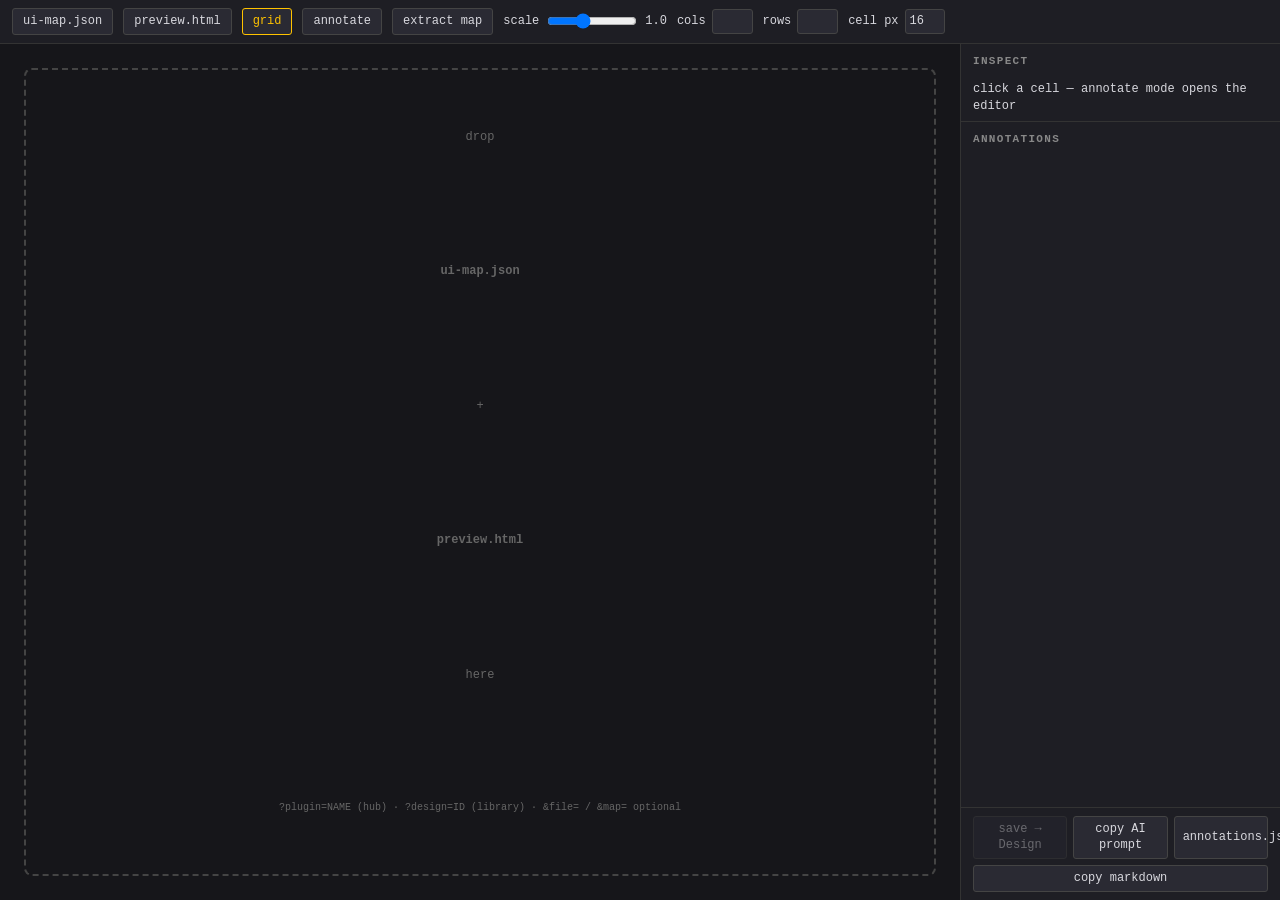
<file: tools/ui-preview/index.html>
<!DOCTYPE html>
<html lang="en">
<head>
<meta charset="UTF-8">
<meta name="viewport" content="width=device-width, initial-scale=1.0">
<title>APC UI Preview + Annotate</title>
<style>
  * { box-sizing: border-box; }
  html, body { margin: 0; height: 100%; background: #16161a; color: #d8d8de;
               font: 12px/1.4 ui-monospace, "Cascadia Mono", monospace; }
  body { display: grid; grid-template-columns: 1fr 320px; grid-template-rows: auto 1fr;
         grid-template-areas: "bar bar" "stage side"; }
  #bar { grid-area: bar; display: flex; gap: 10px; align-items: center;
         padding: 8px 12px; background: #1e1e24; border-bottom: 1px solid #333;
         flex-wrap: wrap; }
  #bar label { display: flex; gap: 6px; align-items: center; cursor: pointer; }
  #bar button, .filebtn, #aform button { background: #2a2a33; border: 1px solid #444;
    color: #d8d8de; padding: 4px 10px; border-radius: 3px; cursor: pointer;
    font: inherit; }
  #bar button.on { border-color: #ffc300; color: #ffc300; }
  #bar button:hover, .filebtn:hover, #aform button:hover { border-color: #888; }
  #bar input[type="number"] { width: 3.4em; background: #2a2a33; border: 1px solid #444;
    color: #d8d8de; padding: 3px 4px; border-radius: 3px; font: inherit; }
  .filebtn input { display: none; }
  .mut { color: #777; }
  #stage { grid-area: stage; position: relative; overflow: auto; padding: 24px;
           display: grid; place-items: center; }
  #wrap { position: relative; }
  #frame { border: 0; display: block; background: #000; }
  #grid { position: absolute; inset: 0; pointer-events: none; z-index: 5; }
  #pins { position: absolute; inset: 0; pointer-events: none; z-index: 6; }
  .pin { position: absolute; width: 16px; height: 16px; margin: -8px 0 0 -8px;
         border-radius: 50%; background: #ffc300; color: #111; font-size: 10px;
         font-weight: bold; display: grid; place-items: center;
         border: 1px solid #111; }
  #pick { position: absolute; inset: 0; z-index: 7; cursor: crosshair; }
  #pick.hidden { display: none; }
  #cellinfo { position: absolute; z-index: 8; background: #ffc300; color: #111;
              font-size: 10px; padding: 1px 5px; border-radius: 2px;
              pointer-events: none; display: none; }
  #side { grid-area: side; background: #1e1e24; border-left: 1px solid #333;
          display: flex; flex-direction: column; }
  #side h3 { margin: 0; padding: 10px 12px 6px; font-size: 11px;
             text-transform: uppercase; letter-spacing: .12em; color: #888; }
  #inspect { padding: 6px 12px; border-bottom: 1px solid #333; min-height: 46px; }
  #inspect .bad { color: #ff6b6b; } #inspect .good { color: #7ee787; }
  #inspect pre { margin: 4px 0 0; white-space: pre-wrap; font-size: 11px; }
  #aform { display: none; padding: 8px 12px; border-bottom: 1px solid #333;
           background: #20202a; }
  #aform.open { display: block; }
  #aform .tgt { color: #ffc300; margin-bottom: 6px; font-size: 11px;
                word-break: break-all; }
  #aform .row { display: flex; gap: 6px; margin-bottom: 6px; }
  #aform select, #aform textarea { background: #2a2a33; border: 1px solid #444;
    color: #d8d8de; padding: 3px 6px; border-radius: 3px; font: inherit; }
  #aform select { flex: 1; }
  #aform textarea { width: 100%; height: 64px; resize: vertical; margin-bottom: 6px; }
  #aform .hint { color: #666; font-size: 10px; margin-top: 4px; }
  #notes { flex: 1; overflow: auto; padding: 6px 12px; }
  .note { border: 1px solid #333; border-radius: 4px; padding: 6px 8px;
          margin-bottom: 6px; background: #24242c; }
  .note .t { color: #ffc300; font-size: 10px; margin-bottom: 2px;
             word-break: break-all; }
  .note .x { float: right; cursor: pointer; color: #666; }
  .note .x:hover { color: #ff6b6b; }
  .note .cat { display: inline-block; border: 1px solid #555; color: #999;
               font-size: 9px; padding: 0 4px; border-radius: 2px; margin-right: 4px; }
  .note .cat.blocker { border-color: #ff6b6b; color: #ff6b6b; }
  .note .cat.major { border-color: #ffc300; color: #ffc300; }
  #side footer { padding: 8px 12px; border-top: 1px solid #333;
                 display: flex; gap: 6px; flex-wrap: wrap; }
  #side footer button { flex: 1; min-width: 88px; background: #2a2a33;
    border: 1px solid #444; color: #d8d8de; padding: 4px 8px; border-radius: 3px;
    cursor: pointer; font: inherit; }
  #side footer button:hover { border-color: #888; }
  #side footer button:disabled { opacity: .4; cursor: default; }
  #dropzone { position: absolute; inset: 24px; border: 2px dashed #444;
              border-radius: 8px; display: grid; place-items: center;
              color: #666; text-align: center; }
</style>
</head>
<body>
<div id="bar">
  <label class="filebtn">ui-map.json <input type="file" id="fMap" accept=".json"></label>
  <label class="filebtn">preview.html <input type="file" id="fHtml" accept=".html,.htm"></label>
  <button id="bGrid" class="on">grid</button>
  <button id="bAnnot">annotate</button>
  <button id="bExtract">extract map</button>
  <label>scale <input type="range" id="rScale" min="40" max="200" value="100" style="width:90px"> <span id="scaleVal">1.0</span></label>
  <label>cols <input type="number" id="iCols" step="1" min="1"></label>
  <label>rows <input type="number" id="iRows" step="0.5" min="1"></label>
  <label>cell px <input type="number" id="iCell" step="1" min="4" value="16"></label>
  <span id="cells" class="mut"></span>
</div>
<div id="stage">
  <div id="dropzone">drop <b>ui-map.json</b> + <b>preview.html</b> here<br>
    <small>?plugin=NAME (hub) &middot; ?design=ID (library) &middot; &amp;file= / &amp;map= optional</small></div>
  <div id="wrap" hidden>
    <iframe id="frame"></iframe>
    <canvas id="grid"></canvas>
    <div id="pins"></div>
    <div id="pick" class="hidden"></div>
    <div id="cellinfo"></div>
  </div>
</div>
<div id="side">
  <h3>inspect</h3>
  <div id="inspect">click a cell — annotate mode opens the editor</div>
  <div id="aform">
    <div class="tgt" id="aTgt"></div>
    <div class="row">
      <select id="aCat">
        <option value="layout">layout</option>
        <option value="style">style</option>
        <option value="behaviour">behaviour</option>
        <option value="copy">copy</option>
        <option value="bug">bug</option>
        <option value="other">other</option>
      </select>
      <select id="aSev">
        <option value="minor">minor</option>
        <option value="major">major</option>
        <option value="blocker">blocker</option>
      </select>
    </div>
    <textarea id="aText" placeholder="what's wrong / what should change…"></textarea>
    <div class="row">
      <button id="aAdd">add note</button>
      <button id="aCancel">cancel</button>
    </div>
    <div class="hint">Ctrl+Enter adds · Esc cancels</div>
  </div>
  <h3>annotations <span id="nCount" style="color:#ffc300"></span></h3>
  <div id="notes"></div>
  <div id="exBox" style="display:none;padding:8px 12px;border-top:1px solid #333">
    <h3 style="padding:0">extracted ui-map draft</h3>
    <textarea id="exJson" style="width:100%;height:140px;background:#2a2a33;border:1px solid #444;color:#d8d8de;font:inherit;font-size:10px;border-radius:3px"></textarea>
    <div style="display:flex;gap:6px;margin-top:6px">
      <button id="exApply">use as MAP</button>
      <button id="exDl">download</button>
      <button id="exClose">close</button>
    </div>
    <div class="hint" style="color:#666;font-size:10px;margin-top:4px">measured from DOM — check ids/params, then save as Design/vN-ui-map.json</div>
  </div>
  <footer>
    <button id="bSave" disabled title="only when opened via ?plugin=">save → Design</button>
    <button id="bPrompt">copy AI prompt</button>
    <button id="bExport">annotations.json</button>
    <button id="bMd">copy markdown</button>
  </footer>
</div>
<script>
"use strict";
const $ = id => document.getElementById(id);
let MAP = null;                       // ui-map.json contract (optional)
let GRID = { cols: 50, rows: 27.5, cellPx: 16 };  // grid dims — from MAP, HTML, or manual
let SCALE = 1, annotating = false, notes = [], htmlLabel = '';
let pluginName = '', mapName = '', pending = null;

/* ---------- grid source ---------- */
function applyMap() {
  const L = MAP.layout || {}, p = L.plate || {};
  GRID = { cols: +p.cols || 50, rows: +p.rows || 27.5, cellPx: L.cell_px || 16 };
  $('iCols').value = GRID.cols; $('iRows').value = GRID.rows; $('iCell').value = GRID.cellPx;
  $('cells').textContent = `plate ${GRID.cols} × ${GRID.rows} · mode ${L.mode || '?'} · ${mapName}`;
}
function readGridInputs() {
  GRID = { cols: +$('iCols').value || 50, rows: +$('iRows').value || 27.5,
           cellPx: +$('iCell').value || 16 };
}
/* Guess grid dims from the preview HTML when no manifest exists.
   Composed previews carry --cols/--rows; legacy fixed-px pages expose body dims. */
function detectGrid(html) {
  if (MAP) return;                                   // contract wins
  const c = html.match(/--cols:\s*([\d.]+)/), r = html.match(/--rows:\s*([\d.]+)/);
  if (c && r) {
    GRID = { cols: +c[1], rows: +r[1], cellPx: GRID.cellPx };
  } else {
    const b = html.match(/body[^}]*?width:\s*(\d+)px[^}]*?height:\s*(\d+)px/s);
    if (b) GRID = { cols: Math.round(+b[1] / 16), rows: Math.round(+b[2] / 16), cellPx: 16 };
    $('cells').textContent = `no ui-map.json — manual grid (${GRID.cols} × ${GRID.rows})`;
  }
  $('iCols').value = GRID.cols; $('iRows').value = GRID.rows;
}
['iCols', 'iRows', 'iCell'].forEach(id => $(id).oninput = () => { readGridInputs(); sizeFrame(); });

/* ---------- load ---------- */
function loadMap(file) { return file.text().then(t => { MAP = JSON.parse(t); mapName = file.name; applyMap(); sizeFrame(); }); }
function loadHtml(file) {
  htmlLabel = file.name;
  return file.text().then(t => { detectGrid(t); $('frame').removeAttribute('src'); $('frame').srcdoc = t; sizeFrame(); });
}
function sizeFrame() {
  const w = Math.round(GRID.cols * GRID.cellPx * SCALE), h = Math.round(GRID.rows * GRID.cellPx * SCALE);
  $('frame').width = w; $('frame').height = h;
  const g = $('grid'); g.width = w; g.height = h;
  $('wrap').hidden = false;
  const dz = $('dropzone'); if (dz) dz.remove();
  drawGrid(); drawPins();
}
$('fMap').onchange = e => e.target.files[0] && loadMap(e.target.files[0]);
$('fHtml').onchange = e => e.target.files[0] && loadHtml(e.target.files[0]);
$('stage').ondragover = e => e.preventDefault();
$('stage').ondrop = e => {
  e.preventDefault();
  for (const f of e.dataTransfer.files)
    (/\.json$/i.test(f.name) ? loadMap(f) : loadHtml(f));
};
$('rScale').oninput = e => { SCALE = e.target.value / 100; $('scaleVal').textContent = SCALE.toFixed(2); sizeFrame(); };

/* ---------- hub integration: ?plugin=X[&file=][&map=] / ?design=X[&file=] ---------- */
const q = new URLSearchParams(location.search);
(async function loadFromHub() {
  const plugin = q.get('plugin'), design = q.get('design');
  if (!plugin && !design) return;
  pluginName = plugin || '';
  const prod = q.get('prod') === '1';          // load Source/ui/public (as-built)
  const base = plugin ? (prod ? '/pbuild/' : '/pdesign/') + encodeURIComponent(plugin) + '/'
                      : '/preview/' + encodeURIComponent(design) + '/';
  let map = q.get('map'), html = q.get('file');
  if (plugin && (!map || !html)) {
    try {
      const det = await (await fetch('/api/v1/plugins/' + encodeURIComponent(plugin))).json();
      const files = (det && det.artifacts && det.artifacts.design) || [];
      designFiles = files;
      if (!map && !prod) map = files.includes('ui-map.json') ? 'ui-map.json'
        : files.filter(f => /^v\d+-ui-map\.json$/i.test(f)).sort().pop() || null;
      if (!html && prod) html = 'index.html';
      if (!html) html = files.filter(f => /^v\d+-(?:test|preview)\.html$/i.test(f)).sort().pop()
        || (files.includes('preview.html') ? 'preview.html'
        : files.find(f => /\.html?$/i.test(f) && !/test-local/i.test(f))) || null;
    } catch (e) { /* detail api unreachable — params must carry it */ }
  }
  if (design && !html) html = 'index.html';
  if (map) {
    try { MAP = await (await fetch(base + map)).json(); mapName = map; applyMap(); }
    catch (e) { $('cells').textContent = 'ui-map.json failed to load — manual grid'; }
  }
  if (html) {
    htmlLabel = html;
    $('frame').src = base + html;                    // same-origin: inspect works
    fetch(base + html).then(r => r.ok ? r.text() : '').then(t => { if (t) detectGrid(t); sizeFrame(); }).catch(() => sizeFrame());
  }
  if (pluginName) { $('bSave').disabled = false; $('bSave').title = 'write Design/annotations.json via hub'; }
  if (!MAP) $('cells').textContent = $('cells').textContent || 'no ui-map.json — set cols/rows manually';
  sizeFrame();
})();

/* ---------- grid ---------- */
function drawGrid() {
  const g = $('grid').getContext('2d'), w = $('grid').width;
  g.clearRect(0, 0, 1e5, 1e5);
  if (!$('bGrid').classList.contains('on')) return;
  const cw = w / GRID.cols, ch = $('grid').height / GRID.rows;
  g.strokeStyle = 'rgba(255,195,0,.28)'; g.lineWidth = 1;
  g.beginPath();
  for (let x = 0; x <= GRID.cols; x++) { g.moveTo(Math.round(x*cw)+.5, 0); g.lineTo(Math.round(x*cw)+.5, $('grid').height); }
  for (let y = 0; y <= GRID.rows; y++) { g.moveTo(0, Math.round(y*ch)+.5); g.lineTo($('grid').width, Math.round(y*ch)+.5); }
  g.stroke();
  g.fillStyle = 'rgba(255,195,0,.55)'; g.font = '9px monospace'; g.textAlign = 'center';
  for (let x = 4; x < GRID.cols; x += 4) g.fillText(x, x*cw, 10);
  g.textAlign = 'left';
  for (let y = 4; y < GRID.rows; y += 4) g.fillText(y, 3, y*ch);
}
function drawPins() {
  const cw = $('grid').width / GRID.cols, ch = $('grid').height / GRID.rows;
  $('pins').innerHTML = notes.map((n, i) =>
    `<div class="pin" style="left:${(n.cell.x + .5) * cw}px;top:${(n.cell.y + .5) * ch}px" title="${(n.target || 'cell').replace(/"/g, '&quot;')}">${i + 1}</div>`).join('');
}
$('bGrid').onclick = () => { $('bGrid').classList.toggle('on'); drawGrid(); };
$('bAnnot').onclick = () => {
  annotating = !annotating;
  $('bAnnot').classList.toggle('on', annotating);
  $('pick').classList.toggle('hidden', !annotating);
  if (!annotating) closeForm();
};

/* ---------- inspect / annotate ---------- */
function cellAt(e) {
  const r = $('grid').getBoundingClientRect();
  const cx = Math.floor((e.clientX - r.left) / (r.width / GRID.cols) * 4) / 4;
  const cy = Math.floor((e.clientY - r.top) / (r.height / GRID.rows) * 4) / 4;
  return { x: Math.max(0, cx), y: Math.max(0, cy) };
}
function owner(cell) {
  if (!MAP) return null;
  const inside = c => cell.x >= c.x && cell.x < c.x + c.w && cell.y >= c.y && cell.y < c.y + c.h;
  return (MAP.controls || []).find(c => inside(c.cell)) ||
         (MAP.canvases || []).find(c => inside(c.cell)) ||
         (MAP.sections || []).find(s => inside(s.cell)) || null;
}
/* DOM element under the click, inside the preview — gives a useful note target
   even with no manifest (legacy previews). */
function elAt(e) {
  try {
    const doc = $('frame').contentDocument;
    if (!doc) return null;
    const r = $('frame').getBoundingClientRect();
    let el = doc.elementFromPoint(e.clientX - r.left, e.clientY - r.top);
    for (let d = 0; el && d < 4; d++, el = el.parentElement)
      if (el.id || (el.classList && el.classList.length)) {
        const cls = (el.className && typeof el.className === 'string')
          ? '.' + el.className.trim().split(/\s+/).slice(0, 2).join('.') : '';
        return el.tagName.toLowerCase() + (el.id ? '#' + el.id : cls);
      }
    return el ? el.tagName.toLowerCase() : null;
  } catch (err) { return null; }
}
function measured(idList) {
  try {
    const doc = $('frame').contentDocument;
    if (!doc) return null;
    const cw = $('grid').width / GRID.cols, ch = $('grid').height / GRID.rows;
    for (const id of idList) {
      const el = doc.getElementById(id);
      if (el) { const r = el.getBoundingClientRect();
        return { x: +(r.left / cw).toFixed(2), y: +(r.top / ch).toFixed(2),
                 w: +(r.width / cw).toFixed(2), h: +(r.height / ch).toFixed(2) }; }
    }
  } catch (e) { /* cross-doc blocked */ }
  return null;
}
function showInspect(cell) {
  const it = owner(cell), el = $('inspect');
  if (!it) {
    const hit = elAt.last || '';
    el.innerHTML = `cell ${cell.x},${cell.y} — ` +
      (MAP ? '<span class="bad">empty</span>' : '<span class="mut">no manifest</span>') +
      (hit ? `<pre>dom: ${hit.replace(/</g, '&lt;')}</pre>` : '');
    return;
  }
  const want = it.cell, got = measured([`ctl-${it.id}`, `sec-${it.id}`, `cv-${it.id}`, it.param].filter(Boolean));
  const match = got && Math.abs(got.x - want.x) < .3 && Math.abs(got.y - want.y) < .3;
  el.innerHTML = `<b>${it.id}</b> (${it.component || it.kind || '?'})` +
    `<pre>cell   ${cell.x},${cell.y}\ndeclared x:${want.x} y:${want.y} w:${want.w} h:${want.h}\n` +
    (got ? `rendered x:${got.x} y:${got.y} w:${got.w} h:${got.h}  ` +
      `<span class="${match ? 'good' : 'bad'}">${match ? 'OK' : 'MISMATCH'}</span>` : 'rendered: n/a') + `</pre>`;
}
$('pick').onmousemove = e => {
  const c = cellAt(e), i = $('cellinfo'), r = $('grid').getBoundingClientRect();
  i.style.display = 'block'; i.textContent = `${c.x}, ${c.y}`;
  i.style.left = (e.clientX - r.left + 8) + 'px'; i.style.top = (e.clientY - r.top + 8) + 'px';
};
$('pick').onmouseleave = () => $('cellinfo').style.display = 'none';
$('pick').onclick = e => {
  const c = cellAt(e), it = owner(c), dom = elAt(e);
  elAt.last = dom;
  showInspect(c);
  pending = { target: it ? it.id : (dom || null), cell: { x: c.x, y: c.y } };
  $('aTgt').textContent = pending.target || `cell ${c.x},${c.y}`;
  $('aText').value = '';
  $('aform').classList.add('open');
  $('aText').focus();
};
$('pick').onmousedown = e => e.preventDefault(); // keep clicks clean
document.querySelector('#grid').style.pointerEvents = 'none';
$('wrap').addEventListener('click', e => { if (!annotating) { elAt.last = elAt(e); showInspect(cellAt(e)); } });

function closeForm() { $('aform').classList.remove('open'); pending = null; }
function commitNote() {
  if (!pending) return;
  const txt = $('aText').value.trim();
  if (txt) {
    notes.push({ ...pending, cat: $('aCat').value, sev: $('aSev').value, note: txt, v: 1 });
    renderNotes();
  }
  closeForm();
}
$('aAdd').onclick = commitNote;
$('aCancel').onclick = closeForm;
$('aText').onkeydown = e => {
  if (e.key === 'Enter' && (e.ctrlKey || e.metaKey)) { e.preventDefault(); commitNote(); }
  if (e.key === 'Escape') closeForm();
};

function renderNotes() {
  $('nCount').textContent = notes.length ? `(${notes.length})` : '';
  $('notes').innerHTML = notes.map((n, i) =>
    `<div class="note"><span class="x" data-i="${i}">✕</span>` +
    `<div class="t">${i + 1}. <span class="cat ${n.sev || ''}">${n.sev || '?'}</span>` +
    `<span class="cat">${n.cat || 'note'}</span> ${(n.target || 'cell ' + n.cell.x + ',' + n.cell.y).replace(/</g, '&lt;')}</div>` +
    `${n.note.replace(/</g, '&lt;')}</div>`).join('');
  $('notes').querySelectorAll('.x').forEach(x => x.onclick = () => { notes.splice(+x.dataset.i, 1); renderNotes(); });
  drawPins();
}
function payload() {
  return { version: 1, plugin: pluginName || null, source: htmlLabel || null, map: mapName || null,
           grid: { cols: GRID.cols, rows: GRID.rows }, scale: SCALE, annotations: notes };
}
$('bExport').onclick = () => {
  const blob = new Blob([JSON.stringify(payload(), null, 2)], { type: 'application/json' });
  const a = document.createElement('a'); a.href = URL.createObjectURL(blob);
  a.download = 'annotations.json'; a.click(); URL.revokeObjectURL(a.href);
};
function notesMd() {
  return notes.map((n, i) =>
    `${i + 1}. **[${n.sev}/${n.cat}] ${n.target || `cell ${n.cell.x},${n.cell.y}`}** — ${n.note}`).join('\n');
}
$('bMd').onclick = () => {
  navigator.clipboard.writeText(`## UI annotations${htmlLabel ? ' — ' + htmlLabel : ''}\n${notesMd()}`)
    .then(() => $('bMd').textContent = 'copied!')
    .then(() => setTimeout(() => $('bMd').textContent = 'copy markdown', 1200));
};
$('bPrompt').onclick = () => {
  const target = pluginName ? `the ${pluginName} plugin` : 'this plugin';
  const files = [mapName, htmlLabel].filter(Boolean).join(' + ') || 'the current design files';
  const md =
`## Design revision — apply these UI annotations to ${target}

Working files: ${files}${pluginName ? `  (Design/ — create the next vN- version; do NOT edit the locked files)` : ''}
Grid: ${GRID.cols} × ${GRID.rows} cells · preview scale ${SCALE}

${notesMd() || '(no notes)'}

Rules: treat each numbered note as a change request against the element/cell named.
Preserve every other element's cell, component type and tokens. If a note conflicts
with the ui-map contract (overlap, bounds, 0.25 snap), resolve it in the manifest
and re-compose the preview. Then run: node bin/apc.js validate ui --plugin ${pluginName || '<Name>'}`;
  navigator.clipboard.writeText(md).then(() => $('bPrompt').textContent = 'copied!')
    .then(() => setTimeout(() => $('bPrompt').textContent = 'copy AI prompt', 1200));
};
/* ---------- extract: measure the rendered DOM → draft ui-map ---------- */
let designFiles = [];
function snap4(v) { return Math.round(v * 4) / 4; }
function extractMap() {
  const doc = $('frame').contentDocument;
  if (!doc || !doc.body) { alert('load a preview first'); return; }
  const pr = (doc.querySelector('.apc-plate') || doc.body).getBoundingClientRect();
  const cw = $('grid').width / GRID.cols, ch = $('grid').height / GRID.rows;
  const isSection = el =>
    el.matches('section,fieldset,[id^="sec-"],.apc-section,.panel,.card,.zone');
  const looksCtl = el =>
    el.matches('button,input,select,canvas,[data-param],[role="button"],[tabindex]') ||
    /knob|fader|flip|switch|psw|screen|chip|well|meter|toggle|slider|btn|button|dial|led|ctl/i.test(
      (el.id || '') + ' ' + (typeof el.className === 'string' ? el.className : ''));
  const els = [...doc.querySelectorAll('[id],[data-param],canvas,section,fieldset,.panel,.card')]
    .filter(el => {
      const r = el.getBoundingClientRect();
      return r.width >= 4 && r.height >= 4 &&
        r.left < pr.right && r.right > pr.left &&
        r.top < pr.bottom && r.bottom > pr.top &&
        el !== doc.body && !el.closest('#grid,#pick,#pins') &&
        (isSection(el) || looksCtl(el));
    })
    // keep leaves for controls: drop an element contained by another collected non-section
    .filter(el => !els.some(o => o !== el && !isSection(o) && o.contains(el) && !isSection(el)));
  const secs = [], cvs = [], ctls = [], used = new Set();
  const uid = raw => {
    let id = String(raw).replace(/^(ctl|sec|cv)-/, '').replace(/[^\w-]/g, '-') || 'el';
    let b = id, n = 2; while (used.has(id)) id = b + '-' + n++;
    used.add(id); return id;
  };
  for (const el of els) {
    const r = el.getBoundingClientRect();
    const cell = {
      x: Math.max(0, snap4((r.left - pr.left) / cw)),
      y: Math.max(0, snap4((r.top - pr.top) / ch)),
      w: Math.max(.25, snap4(r.width / cw)),
      h: Math.max(.25, snap4(r.height / ch)),
    };
    if (cell.x >= GRID.cols || cell.y >= GRID.rows) continue;
    if (cell.x === 0 && cell.y === 0 && cell.w >= GRID.cols && cell.h >= GRID.rows) continue; // the plate itself
    const cls = typeof el.className === 'string' ? el.className : '';
    const param = el.getAttribute('data-param') ||
      (/^ctl-(.+)$/.exec(el.id) || [])[1] || null;
    const id = uid(el.id || param || el.tagName.toLowerCase());
    const txt = (el.getAttribute('aria-label') || '').trim();
    if (isSection(el)) secs.push({ id, cell, ...(txt ? { title: txt.slice(0, 40) } : {}) });
    else if (el.tagName === 'CANVAS' || /^cv-/.test(el.id) || /\bapc-well\b/.test(cls))
      cvs.push({ id, cell, ...(txt ? { label: txt.slice(0, 40) } : {}) });
    else {
      const comp = (cls.match(/apc-(knob|flip|psw|fader|screen|chip|well)/) || [])[1] ||
        (/knob|dial/i.test(cls + ' ' + el.id) ? 'knob'
        : /fader|slider/i.test(cls + ' ' + el.id) ? 'fader'
        : /flip/i.test(cls + ' ' + el.id) ? 'flip'
        : el.tagName === 'BUTTON' ? 'psw' : 'custom');
      ctls.push({ id, component: comp, cell, ...(param ? { param } : {}), ...(txt ? { label: txt.slice(0, 40) } : {}) });
    }
  }
  const nextV = Math.max(0, ...designFiles.map(f => +(f.match(/^v(\d+)-/) || [])[1] || 0)) + 1;
  const draft = {
    version: 1,
    name: (pluginName || 'plugin') + '-asbuilt',
    _extracted: { from: htmlLabel || 'dropped file', at: new Date().toISOString(),
                  note: 'MEASURED draft — verify ids, param bindings, tokens, layout block' },
    layout: {
      mode: 'scalable', aspect_lock: true,
      plate: { cols: GRID.cols, rows: GRID.rows }, cell_px: GRID.cellPx,
      edge_policy: 'letterbox', letterbox_fill: '--surface',
      resize_handle: 'corner-gripper', scale_range: [0.5, 3], presets: [0.5, 0.75, 1, 1.5, 2],
    },
    tokens: {},
    sections: secs, canvases: cvs, controls: ctls,
  };
  $('exJson').value = JSON.stringify(draft, null, 2);
  $('exBox').style.display = 'block';
  $('inspect').innerHTML = `extracted <b>${ctls.length}</b> controls, ` +
    `<b>${cvs.length}</b> canvases, <b>${secs.length}</b> sections` +
    `<pre>suggested name: v${nextV}-ui-map.json</pre>`;
}
$('bExtract').onclick = extractMap;
$('exApply').onclick = () => {
  try { MAP = JSON.parse($('exJson').value); mapName = 'extracted-draft'; applyMap(); sizeFrame(); }
  catch (e) { alert('invalid JSON: ' + e.message); }
};
$('exDl').onclick = () => {
  const blob = new Blob([$('exJson').value], { type: 'application/json' });
  const a = document.createElement('a'); a.href = URL.createObjectURL(blob);
  const nextV = Math.max(0, ...designFiles.map(f => +(f.match(/^v(\d+)-/) || [])[1] || 0)) + 1;
  a.download = pluginName ? `v${nextV}-ui-map.json` : 'ui-map.draft.json';
  a.click(); URL.revokeObjectURL(a.href);
};
$('exClose').onclick = () => $('exBox').style.display = 'none';

$('bSave').onclick = () => {
  if (!pluginName) return;
  $('bSave').textContent = 'saving…';
  fetch('/api/v1/plugins/' + encodeURIComponent(pluginName) + '/annotations', {
    method: 'POST', headers: { 'Content-Type': 'application/json' },
    body: JSON.stringify(payload()),
  }).then(r => r.json()).then(j => {
    $('bSave').textContent = j && j.ok ? 'saved ✓' : 'save failed';
    setTimeout(() => $('bSave').textContent = 'save → Design', 1500);
  }).catch(() => { $('bSave').textContent = 'save failed';
    setTimeout(() => $('bSave').textContent = 'save → Design', 1500); });
};
</script>
</body>
</html>
</file>
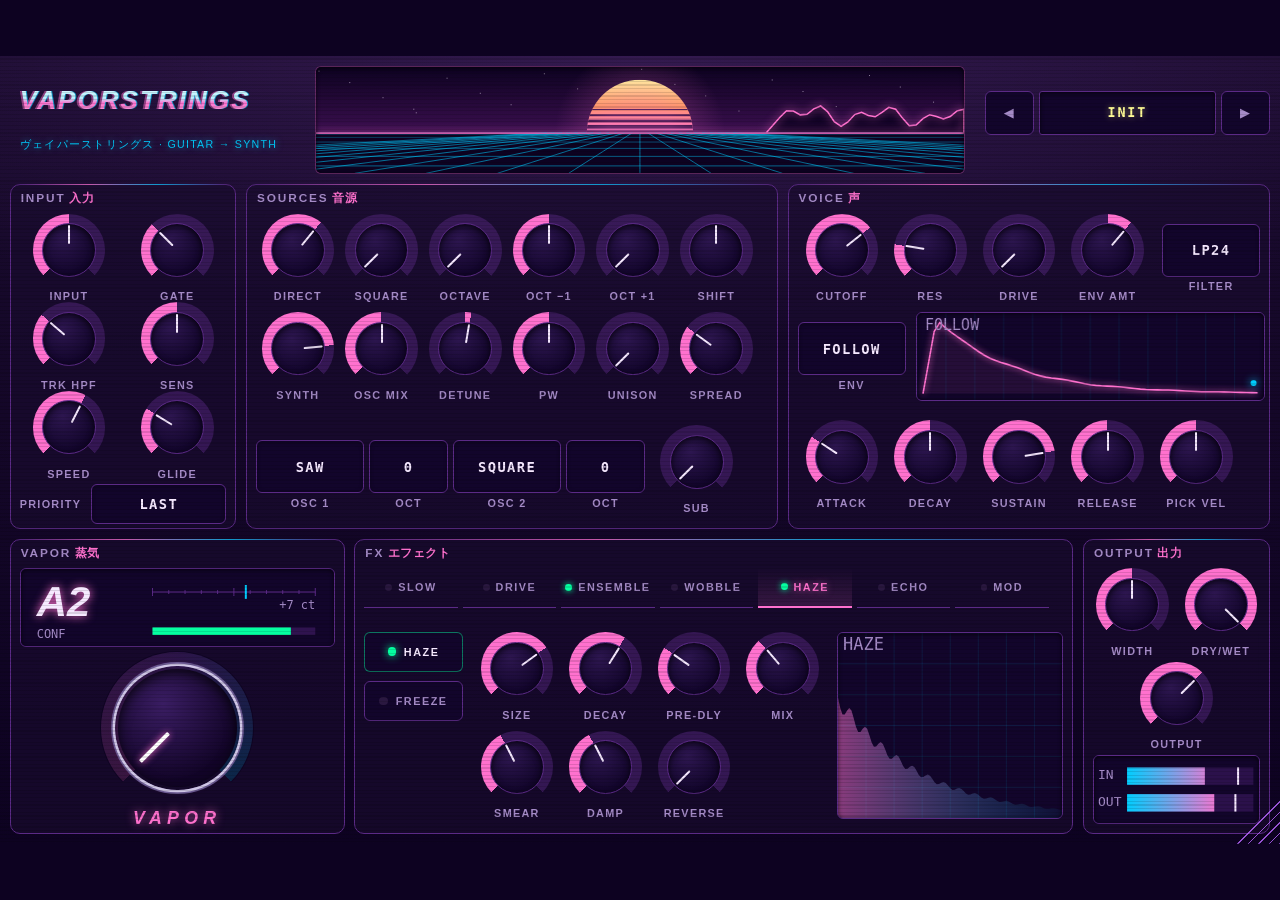
<file: plugins/vaporstrings/Design/index.html>
<!DOCTYPE html>
<html lang="en">
<head>
<meta charset="UTF-8">
<meta name="viewport" content="width=device-width, initial-scale=1.0">
<title>VaporStrings</title>
<!-- GENERATED by plugins/vaporstrings/tools/build-ui.js from Design/v1-ui-map.json — do not hand-edit.
     webview-008/011: all CSS and JavaScript are inline; no external files. -->
<style>


:root {
  
  --cols: 50;
  --rows: 27.5;

  
  --apc-letterbox: #000;

  
  --plate:      #1a1a1f;
  --plate-2:    #232329;
  --surface:    #101014;
  --inset:      #0a0a0d;
  --rule:       #3a3a45;
  --rule-2:     #2a2a33;
  --ink:        #f0f0f5;
  --ink-2:      #a0a0a5;
  --accent:     #ffc300;
  --grip-ink:   #4a4a55;

  --r-control:  4px;
  --r-panel:    6px;
  --font-ui:    "Roboto Mono", ui-monospace, monospace;

  --sh-recess:  inset 0 1px 3px rgba(0,0,0,.55);
  --sh-raised:  0 1px 0 rgba(255,255,255,.06), 0 3px 6px rgba(0,0,0,.35);
}


html {
  font-size: min(calc(100vw / var(--cols)), calc(100vh / var(--rows)));
}
body {
  margin: 0;
  min-height: 100vh;
  display: grid;
  place-items: center;
  overflow: hidden;
  background: var(--apc-letterbox);
  font-family: var(--font-ui);
  -webkit-user-select: none;
  user-select: none;
}


.apc-plate {
  position: relative;
  width:  calc(var(--cols) * 1rem);
  height: calc(var(--rows) * 1rem);
  background: var(--plate);
  overflow: hidden;
}


.apc-plate .apc-cell { position: absolute; box-sizing: border-box; }
.apc-cell { box-sizing: border-box; }


.apc-grip {
  position: absolute;
  right: 0;
  bottom: 0;
  width: 2.5rem;
  height: 2.5rem;
  cursor: nwse-resize;
  touch-action: none;
  z-index: 90;
}
.apc-grip::before {
  content: "";
  position: absolute;
  inset: 0;
  clip-path: polygon(100% 0, 0 100%, 100% 100%);
  background:
    repeating-linear-gradient(-45deg,
      var(--grip-ink) 0 1px,
      transparent 1px calc(.375rem));
  opacity: .8;
}
.apc-grip:hover::before { opacity: 1; }


.apc-section {
  position: absolute;
  box-sizing: border-box;
  background: var(--plate-2);
  border: 1px solid var(--rule-2);
  border-radius: var(--r-panel);
}




.apc-micro  { font-size: max(9px, .5rem);  }
.apc-label  { font-size: max(10px, .625rem); }
.apc-readout{ font-size: max(11px, .75rem); }




.apc-knob { display: flex; flex-direction: column; align-items: center; gap: .25rem; }
.apc-knob-dial {
  position: relative;
  flex: 1;
  aspect-ratio: 1;
  border-radius: 50%;
  background:
    radial-gradient(circle at 35% 30%, var(--plate-2), var(--inset) 75%);
  border: 1px solid var(--rule);
  box-shadow: var(--sh-raised);
}
.apc-knob-pointer {
  position: absolute;
  left: 50%; top: 8%;
  width: max(1px, .09rem);
  height: 30%;
  background: var(--accent);
  transform-origin: 50% 140%;
  transform: translateX(-50%) rotate(-135deg);
}
.apc-knob-label, .apc-ctl-label {
  font-size: var(--t-label, .5rem);
  font-weight: 600;
  letter-spacing: .12em;
  text-transform: uppercase;
  color: var(--ink-2);
  white-space: nowrap;
}


.apc-sec-tag {
  position: absolute; left: .375rem; top: .1875rem;
  font-size: .4rem; font-weight: 600; letter-spacing: .12em;
  text-transform: uppercase; color: var(--ink-2); opacity: .55;
  white-space: nowrap; pointer-events: none;
}


.apc-flip { display: flex; flex-direction: column; align-items: center; gap: .1875rem; }
.apc-flip-cap {
  position: relative;
  flex: 1;
  width: 100%;
  min-height: 1.25rem;
  border: 1px solid var(--rule);
  border-radius: var(--r-control);
  background: var(--plate-2);
  color: var(--ink);
  font-family: var(--font-ui);
  font-size: var(--t-value, .625rem);
  font-weight: 600;
  letter-spacing: .1em;
  cursor: pointer;
  box-shadow: var(--sh-raised);
}
.apc-flip-cap::after {
  content: ""; position: absolute; inset: 0;
  border-radius: inherit; pointer-events: none;
  box-shadow: var(--sh-recess); opacity: .4;
}
.apc-flip-cap:active { filter: brightness(1.15); }


.apc-psw {
  display: flex; align-items: center; justify-content: center;
  gap: .375rem;
  border: 1px solid var(--rule);
  border-radius: var(--r-control);
  background: var(--plate-2);
  color: var(--ink-2);
  font-family: var(--font-ui);
  font-size: var(--t-label, .5rem);
  font-weight: 600;
  letter-spacing: .14em;
  cursor: pointer;
  box-shadow: var(--sh-raised);
}
.apc-psw .led {
  width: .5rem; height: .5rem; border-radius: 50%;
  background: var(--ink-2); opacity: .35;
}
.apc-psw[aria-checked="true"] { color: var(--ink); }
.apc-psw[aria-checked="true"] .led {
  background: var(--accent); opacity: 1;
  box-shadow: 0 0 .5rem var(--accent);
}


.apc-fader { display: flex; flex-direction: column; align-items: center; gap: .25rem; }
.apc-fader-track {
  position: relative; flex: 1; width: .375rem;
  background: var(--inset); border-radius: 2px;
  box-shadow: var(--sh-recess);
}
.apc-fader-cap {
  position: absolute; left: 50%; top: 20%;
  width: 1.5rem; height: .625rem;
  transform: translate(-50%, -50%);
  background: var(--plate-2);
  border: 1px solid var(--rule);
  border-radius: 2px;
  box-shadow: var(--sh-raised);
}


.apc-screen {
  display: flex; align-items: center; justify-content: center;
  background: var(--inset);
  border-radius: 3px;
  box-shadow: var(--sh-recess);
  color: var(--accent);
  font-size: var(--t-readout, .6875rem);
  font-weight: 600;
  letter-spacing: .08em;
  font-variant-numeric: tabular-nums;
}


.apc-well {
  position: relative; overflow: hidden;
  background: var(--inset);
  border-radius: var(--r-control);
}
.apc-well::after {
  content: ""; position: absolute; inset: 0;
  border-radius: inherit; box-shadow: var(--sh-recess);
  pointer-events: none; z-index: 2;
}
.apc-well canvas { position: absolute; inset: 0; width: 100%; height: 100%; }


.apc-chip {
  display: flex; align-items: center; justify-content: center;
  border: 1px solid var(--rule-2);
  border-radius: 2px;
  background: var(--plate-2);
  color: var(--ink-2);
  font-family: var(--font-ui);
  font-size: var(--t-micro, .4375rem);
  font-weight: 600;
  letter-spacing: .1em;
  cursor: pointer;
}
.apc-chip:hover { border-color: var(--accent); color: var(--accent); }

:root {
  --cols: 65;
  --rows: 40;
  --apc-letterbox: var(--surface);
  --plate: #1a0b2e;
  --surface: #0d0221;
  --inset: #12052b;
  --rule: #5b2a86;
  --ink: #f6e9ff;
  --ink-dim: #a58bc7;
  --accent: #ff71ce;
  --accent-2: #01cdfe;
  --accent-3: #05ffa1;
  --accent-4: #b967ff;
  --sun: #fffb96;
  --warn: #ff4f6d;
  --grip-ink: #b967ff;
  --r-control: 6px;
  --r-panel: 10px;
  --font-ui: "Segoe UI", "Helvetica Neue", Arial, sans-serif;
  --font-display: "Eurostile", "Microgramma", "Segoe UI Black", "Arial Black", sans-serif;
  --font-mono: "Cascadia Mono", "Consolas", ui-monospace, monospace;
  --sh-recess: inset 0 1px 4px rgba(0,0,0,.7);
  --sh-raised: 0 0 0 1px rgba(255,113,206,.25), 0 4px 12px rgba(1,205,254,.18);
}

:root {
  --plate-2: #22103a;
  --rule-2: #3a1a5c;
  --ink-2: var(--ink-dim);
  --track: rgba(91, 42, 134, .45);
  --t-label: .55rem;
  --t-value: .7rem;
  --t-micro: .55rem;
  --t-readout: .75rem;
}

body { background: var(--surface); color: var(--ink); }

.apc-plate {
  background:
    radial-gradient(120% 60% at 50% 0%, rgba(185, 103, 255, .16), transparent 60%),
    linear-gradient(180deg, var(--plate) 0%, var(--surface) 100%);
}

.apc-plate::after {
  content: ""; position: absolute; inset: 0; pointer-events: none; z-index: 80;
  background: repeating-linear-gradient(180deg, transparent 0 .125rem, rgba(0, 0, 0, .12) .125rem .1875rem);
}

.apc-section {
  background: rgba(26, 11, 46, .65);
  border: 1px solid var(--rule);
  border-radius: var(--r-panel);
}
.apc-section::before {
  content: ""; position: absolute; left: .5rem; right: .5rem; top: -1px; height: 1px;
  background: linear-gradient(90deg, transparent, var(--accent), var(--accent-2), transparent);
  opacity: .8;
}
#sec-header { background: transparent; border: none; }
#sec-header::before { display: none; }
.apc-sec-tag {
  font-size: .6rem; opacity: 1; color: var(--ink-dim); top: .3rem; left: .5rem;
  letter-spacing: .16em;
}
.apc-sec-tag b { color: var(--accent); font-weight: 600; margin-left: .3em; letter-spacing: .05em; }

#ctl-title {
  display: flex; align-items: center;
  font-family: var(--font-display); font-size: 1.32rem; font-weight: 900; font-style: italic;
  letter-spacing: .08em; text-transform: uppercase; white-space: nowrap;
  background: linear-gradient(180deg, #ffffff 0%, #b9f2ff 45%, #ff71ce 55%, #ffd5f2 100%);
  -webkit-background-clip: text; background-clip: text; color: transparent;
  filter: drop-shadow(.06rem 0 0 rgba(1, 205, 254, .7)) drop-shadow(-.06rem 0 0 rgba(255, 113, 206, .5));
}
#ctl-subtitle {
  display: flex; align-items: center;
  font-size: .54rem; color: var(--accent-2); letter-spacing: .12em; white-space: nowrap; overflow: hidden;
  text-shadow: 0 0 .4rem rgba(1, 205, 254, .6);
}

.apc-well { background: var(--inset); border: 1px solid var(--rule); }
#cv-horizon { border-color: rgba(255, 113, 206, .35); }

.apc-knob { gap: .2rem; cursor: ns-resize; touch-action: none; }
.apc-knob-dial {
  --s: 0deg; --e: 0deg; --arc: var(--accent);
  border: none; box-shadow: none;
  background:
    conic-gradient(from -135deg, transparent 0 var(--s), var(--arc) var(--s) var(--e), transparent var(--e) 360deg),
    conic-gradient(from -135deg, var(--track) 0 270deg, transparent 270deg 360deg);
  transition: filter .15s;
}
.apc-knob-dial::before {
  content: ""; position: absolute; inset: 13%; border-radius: 50%;
  background: radial-gradient(circle at 38% 30%, #2d1650, var(--inset) 72%);
  border: 1px solid var(--rule);
  box-shadow: inset 0 .1rem .3rem rgba(0, 0, 0, .7);
}
.apc-knob-pointer {
  z-index: 1; top: 16%; height: 26%; width: max(1px, .1rem);
  background: var(--ink); border-radius: .05rem;
  transform-origin: 50% 131%;
}
.apc-knob:hover .apc-knob-dial::before { border-color: var(--accent-4); }
.apc-knob.is-active .apc-knob-dial { filter: drop-shadow(0 0 .35rem rgba(255, 113, 206, .65)); }
.apc-knob.is-neg .apc-knob-dial { --arc: var(--accent-2); }
.apc-knob .apc-ctl-label, .apc-knob .apc-knob-label { font-size: var(--t-label); color: var(--ink-dim); }
.apc-knob.show-value .apc-ctl-label {
  color: var(--ink); font-family: var(--font-mono); letter-spacing: .02em; text-transform: none;
}

.apc-knob.hero .apc-knob-dial {
  background:
    conic-gradient(from -135deg, #ff71ce 0deg, #b967ff 135deg, #01cdfe 270deg, transparent 270deg 360deg);
  -webkit-mask: none;
}
.apc-knob.hero .apc-knob-dial::after {   
  content: ""; position: absolute; inset: -1px; border-radius: 50%;
  background: conic-gradient(from -135deg, transparent 0 var(--e), rgba(13, 2, 33, .82) var(--e) 270deg, transparent 270deg);
}
.apc-knob.hero .apc-knob-dial::before {
  inset: 9%; z-index: 1;
  background:
    radial-gradient(circle at 50% 50%, rgba(255, 113, 206, calc(var(--v, 0) * 45 / 100)), transparent 62%),
    radial-gradient(circle at 38% 30%, #3a1d63, #120428 70%);
  border: .18rem solid transparent;
  background-clip: padding-box;
  box-shadow: 0 0 0 .12rem #cfc6e6, 0 0 0 .2rem #6b5a92, inset 0 .2rem .6rem rgba(0, 0, 0, .7),
              0 0 calc(.3rem + var(--v, 0) * 1.6rem) rgba(255, 113, 206, calc(.25 + var(--v, 0) * .6));
}
.apc-knob.hero .apc-knob-pointer { z-index: 2; width: .2rem; background: #fff; box-shadow: 0 0 .4rem var(--accent); top: 14%; }
.apc-knob.hero .apc-ctl-label {
  font-family: var(--font-display); font-size: .9rem; font-style: italic; letter-spacing: .3em;
  color: var(--accent); text-shadow: 0 0 .5rem rgba(255, 113, 206, .7);
}
@media (prefers-reduced-motion: no-preference) {
  .apc-knob.hero.is-hot .apc-knob-dial::before { animation: vs-shimmer 2.4s linear infinite; }
}
@keyframes vs-shimmer { 50% { filter: brightness(1.18) hue-rotate(-12deg); } }

.apc-flip-cap {
  background: var(--inset); border: 1px solid var(--rule); box-shadow: none;
  font-family: var(--font-mono); font-size: var(--t-value); color: var(--ink);
  min-height: 0;
}
.apc-flip-cap:hover { border-color: var(--accent-2); }
.apc-flip .apc-ctl-label { font-size: var(--t-label); color: var(--ink-dim); }
.apc-flip.inline { flex-direction: row-reverse; gap: .5rem; }
.apc-flip.inline .apc-flip-cap { flex: 1; height: 100%; }
.apc-flip.inline .apc-ctl-label { flex: none; }

.apc-psw {
  background: var(--inset); border: 1px solid var(--rule); box-shadow: none;
  font-size: var(--t-label); color: var(--ink-dim);
}
.apc-psw .led { background: #2a1840; opacity: 1; width: .45rem; height: .45rem; }
.apc-psw[aria-checked="true"] { color: var(--ink); border-color: rgba(5, 255, 161, .45); }
.apc-psw[aria-checked="true"] .led { background: var(--accent-3); box-shadow: 0 0 .45rem var(--accent-3); }
#ctl-haze_freeze[aria-checked="true"] { border-color: rgba(1, 205, 254, .55); }
#ctl-haze_freeze[aria-checked="true"] .led { background: var(--accent-2); box-shadow: 0 0 .5rem var(--accent-2); }
@media (prefers-reduced-motion: no-preference) {
  #ctl-haze_freeze[aria-checked="true"] .led { animation: vs-pulse 1.6s ease-in-out infinite; }
}
@keyframes vs-pulse { 50% { opacity: .35; } }
.is-dim { opacity: .38; }

.apc-chip {
  background: transparent; border: none; border-bottom: 1px solid var(--rule); border-radius: 0;
  color: var(--ink-dim); font-size: var(--t-micro); gap: .3rem; letter-spacing: .14em;
}
.apc-chip:hover { color: var(--ink); border-color: var(--accent-4); }
.vs-tab .led { width: .35rem; height: .35rem; border-radius: 50%; background: #2a1840; flex: none; }
.vs-tab.is-on .led { background: var(--accent-3); box-shadow: 0 0 .35rem var(--accent-3); }
.vs-tab.is-frozen .led { background: var(--accent-2); box-shadow: 0 0 .35rem var(--accent-2); }
.vs-tab.is-current {
  color: var(--accent); border-bottom: .125rem solid var(--accent);
  background: linear-gradient(0deg, rgba(255, 113, 206, .14), transparent);
  text-shadow: 0 0 .4rem rgba(255, 113, 206, .6);
}
#ctl-preset-prev, #ctl-preset-next {
  border: 1px solid var(--rule); border-radius: var(--r-control); background: var(--inset);
  font-size: .6rem; color: var(--ink-dim);
}

.apc-plate [data-page] { display: none; }
.apc-plate[data-fx="fx-slow"]  [data-page="fx-slow"],
.apc-plate[data-fx="fx-drive"] [data-page="fx-drive"],
.apc-plate[data-fx="fx-ens"]   [data-page="fx-ens"],
.apc-plate[data-fx="fx-wob"]   [data-page="fx-wob"],
.apc-plate[data-fx="fx-haze"]  [data-page="fx-haze"],
.apc-plate[data-fx="fx-echo"]  [data-page="fx-echo"],
.apc-plate[data-fx="fx-mod"]   [data-page="fx-mod"] { display: flex; }

.apc-screen {
  background: var(--inset); border: 1px solid var(--rule); color: var(--sun);
  font-family: var(--font-mono); font-size: .68rem; letter-spacing: .14em; cursor: pointer;
  text-shadow: 0 0 .35rem rgba(255, 251, 150, .45);
}
.apc-screen:hover { border-color: var(--accent-2); }
.vs-menu {
  position: absolute; z-index: 95; display: none;
  background: #12052bf2; border: 1px solid var(--accent-4); border-radius: var(--r-control);
  box-shadow: 0 .4rem 1.2rem rgba(0, 0, 0, .6), 0 0 .8rem rgba(185, 103, 255, .3);
  padding: .25rem 0; min-width: 9rem;
}
.vs-menu.open { display: block; }
.vs-menu div {
  padding: .3rem .8rem; font-family: var(--font-mono); font-size: .62rem; letter-spacing: .12em; color: var(--ink);
  cursor: pointer; white-space: nowrap;
}
.vs-menu div:hover { background: rgba(255, 113, 206, .18); color: var(--accent); }
.vs-menu div.sel { color: var(--sun); }

.apc-grip { --grip-ink: var(--accent-4); }

</style>
</head>
<body>
<div class="apc-plate" data-fx="fx-haze">
<div class="apc-cell apc-section" id="sec-header" style="left:0rem;top:0rem;width:65rem;height:6.25rem;"><span class="apc-sec-tag"></span></div>
<div class="apc-cell apc-section" id="sec-input" style="left:0.5rem;top:6.5rem;width:11.5rem;height:17.5rem;"><span class="apc-sec-tag">INPUT<b>入力</b></span></div>
<div class="apc-cell apc-section" id="sec-sources" style="left:12.5rem;top:6.5rem;width:27rem;height:17.5rem;"><span class="apc-sec-tag">SOURCES<b>音源</b></span></div>
<div class="apc-cell apc-section" id="sec-voice" style="left:40rem;top:6.5rem;width:24.5rem;height:17.5rem;"><span class="apc-sec-tag">VOICE<b>声</b></span></div>
<div class="apc-cell apc-section" id="sec-core" style="left:0.5rem;top:24.5rem;width:17rem;height:15rem;"><span class="apc-sec-tag">VAPOR<b>蒸気</b></span></div>
<div class="apc-cell apc-section" id="sec-fx" style="left:18rem;top:24.5rem;width:36.5rem;height:15rem;"><span class="apc-sec-tag">FX<b>エフェクト</b></span></div>
<div class="apc-cell apc-section" id="sec-output" style="left:55rem;top:24.5rem;width:9.5rem;height:15rem;"><span class="apc-sec-tag">OUTPUT<b>出力</b></span></div>
<div class="apc-cell apc-well" id="cv-horizon" style="left:16rem;top:0.5rem;width:33rem;height:5.5rem;"><canvas data-fit="fit_horizon"></canvas></div>
<div class="apc-cell apc-well" id="cv-env-curve" style="left:46.5rem;top:13rem;width:17.75rem;height:4.5rem;"><canvas data-fit="fit_env_curve"></canvas></div>
<div class="apc-cell apc-well" id="cv-tracking" style="left:1rem;top:26rem;width:16rem;height:4rem;"><canvas data-fit="fit_tracking"></canvas></div>
<div class="apc-cell apc-well" id="cv-fx-scope" style="left:42.5rem;top:29.25rem;width:11.5rem;height:9.5rem;"><canvas data-fit="fit_fx_scope"></canvas></div>
<div class="apc-cell apc-well" id="cv-io-meters" style="left:55.5rem;top:35.5rem;width:8.5rem;height:3.5rem;"><canvas data-fit="fit_io_meters"></canvas></div>
<div class="apc-cell" id="ctl-title" style="left:1rem;top:1rem;width:14rem;height:2.5rem;">VAPORSTRINGS</div>
<div class="apc-cell" id="ctl-subtitle" style="left:1rem;top:3.75rem;width:14rem;height:1.5rem;">ヴェイパーストリングス · GUITAR → SYNTH</div>
<button class="apc-cell apc-chip" id="ctl-preset-prev" style="left:50rem;top:1.75rem;width:2.5rem;height:2.25rem;">◀</button>
<div class="apc-cell apc-screen" id="ctl-preset-name" style="left:52.75rem;top:1.75rem;width:9rem;height:2.25rem;">—</div>
<button class="apc-cell apc-chip" id="ctl-preset-next" style="left:62rem;top:1.75rem;width:2.5rem;height:2.25rem;">▶</button>
<div class="apc-cell apc-knob" id="ctl-in_gain" data-param="in_gain" style="left:1rem;top:8rem;width:5rem;height:4.5rem;"><div class="apc-knob-dial"><div class="apc-knob-pointer"></div></div><div class="apc-ctl-label">INPUT</div></div>
<div class="apc-cell apc-knob" id="ctl-gate_thresh" data-param="gate_thresh" style="left:6.5rem;top:8rem;width:5rem;height:4.5rem;"><div class="apc-knob-dial"><div class="apc-knob-pointer"></div></div><div class="apc-ctl-label">GATE</div></div>
<div class="apc-cell apc-knob" id="ctl-track_hpf" data-param="track_hpf" style="left:1rem;top:12.5rem;width:5rem;height:4.5rem;"><div class="apc-knob-dial"><div class="apc-knob-pointer"></div></div><div class="apc-ctl-label">TRK HPF</div></div>
<div class="apc-cell apc-knob" id="ctl-track_sens" data-param="track_sens" style="left:6.5rem;top:12.5rem;width:5rem;height:4.5rem;"><div class="apc-knob-dial"><div class="apc-knob-pointer"></div></div><div class="apc-ctl-label">SENS</div></div>
<div class="apc-cell apc-knob" id="ctl-track_speed" data-param="track_speed" style="left:1rem;top:17rem;width:5rem;height:4.5rem;"><div class="apc-knob-dial"><div class="apc-knob-pointer"></div></div><div class="apc-ctl-label">SPEED</div></div>
<div class="apc-cell apc-knob" id="ctl-glide" data-param="glide" style="left:6.5rem;top:17rem;width:5rem;height:4.5rem;"><div class="apc-knob-dial"><div class="apc-knob-pointer"></div></div><div class="apc-ctl-label">GLIDE</div></div>
<div class="apc-cell apc-flip inline" id="ctl-note_priority" data-param="note_priority" style="left:1rem;top:21.75rem;width:10.5rem;height:2rem;"><button class="apc-flip-cap"><span class="apc-flip-value"></span></button><div class="apc-ctl-label">PRIORITY</div></div>
<div class="apc-cell apc-knob" id="ctl-src_direct_lvl" data-param="src_direct_lvl" style="left:13rem;top:8rem;width:4.25rem;height:4.5rem;"><div class="apc-knob-dial"><div class="apc-knob-pointer"></div></div><div class="apc-ctl-label">DIRECT</div></div>
<div class="apc-cell apc-knob" id="ctl-direct_square" data-param="direct_square" style="left:17.25rem;top:8rem;width:4.25rem;height:4.5rem;"><div class="apc-knob-dial"><div class="apc-knob-pointer"></div></div><div class="apc-ctl-label">SQUARE</div></div>
<div class="apc-cell apc-knob" id="ctl-src_oct_lvl" data-param="src_oct_lvl" style="left:21.5rem;top:8rem;width:4.25rem;height:4.5rem;"><div class="apc-knob-dial"><div class="apc-knob-pointer"></div></div><div class="apc-ctl-label">OCTAVE</div></div>
<div class="apc-cell apc-knob" id="ctl-oct_down" data-param="oct_down" style="left:25.75rem;top:8rem;width:4.25rem;height:4.5rem;"><div class="apc-knob-dial"><div class="apc-knob-pointer"></div></div><div class="apc-ctl-label">OCT −1</div></div>
<div class="apc-cell apc-knob" id="ctl-oct_up" data-param="oct_up" style="left:30rem;top:8rem;width:4.25rem;height:4.5rem;"><div class="apc-knob-dial"><div class="apc-knob-pointer"></div></div><div class="apc-ctl-label">OCT +1</div></div>
<div class="apc-cell apc-knob" id="ctl-oct_shift" data-param="oct_shift" style="left:34.25rem;top:8rem;width:4.25rem;height:4.5rem;"><div class="apc-knob-dial"><div class="apc-knob-pointer"></div></div><div class="apc-ctl-label">SHIFT</div></div>
<div class="apc-cell apc-knob" id="ctl-src_synth_lvl" data-param="src_synth_lvl" style="left:13rem;top:13rem;width:4.25rem;height:4.5rem;"><div class="apc-knob-dial"><div class="apc-knob-pointer"></div></div><div class="apc-ctl-label">SYNTH</div></div>
<div class="apc-cell apc-knob" id="ctl-osc_mix" data-param="osc_mix" style="left:17.25rem;top:13rem;width:4.25rem;height:4.5rem;"><div class="apc-knob-dial"><div class="apc-knob-pointer"></div></div><div class="apc-ctl-label">OSC MIX</div></div>
<div class="apc-cell apc-knob" id="ctl-osc2_detune" data-param="osc2_detune" style="left:21.5rem;top:13rem;width:4.25rem;height:4.5rem;"><div class="apc-knob-dial"><div class="apc-knob-pointer"></div></div><div class="apc-ctl-label">DETUNE</div></div>
<div class="apc-cell apc-knob" id="ctl-pulse_width" data-param="pulse_width" style="left:25.75rem;top:13rem;width:4.25rem;height:4.5rem;"><div class="apc-knob-dial"><div class="apc-knob-pointer"></div></div><div class="apc-ctl-label">PW</div></div>
<div class="apc-cell apc-knob" id="ctl-unison" data-param="unison" style="left:30rem;top:13rem;width:4.25rem;height:4.5rem;"><div class="apc-knob-dial"><div class="apc-knob-pointer"></div></div><div class="apc-ctl-label">UNISON</div></div>
<div class="apc-cell apc-knob" id="ctl-unison_spread" data-param="unison_spread" style="left:34.25rem;top:13rem;width:4.25rem;height:4.5rem;"><div class="apc-knob-dial"><div class="apc-knob-pointer"></div></div><div class="apc-ctl-label">SPREAD</div></div>
<div class="apc-cell apc-flip" id="ctl-osc1_wave" data-param="osc1_wave" style="left:13rem;top:19.5rem;width:5.5rem;height:3.5rem;"><button class="apc-flip-cap"><span class="apc-flip-value"></span></button><div class="apc-ctl-label">OSC 1</div></div>
<div class="apc-cell apc-flip" id="ctl-osc1_oct" data-param="osc1_oct" style="left:18.75rem;top:19.5rem;width:4rem;height:3.5rem;"><button class="apc-flip-cap"><span class="apc-flip-value"></span></button><div class="apc-ctl-label">OCT</div></div>
<div class="apc-cell apc-flip" id="ctl-osc2_wave" data-param="osc2_wave" style="left:23rem;top:19.5rem;width:5.5rem;height:3.5rem;"><button class="apc-flip-cap"><span class="apc-flip-value"></span></button><div class="apc-ctl-label">OSC 2</div></div>
<div class="apc-cell apc-flip" id="ctl-osc2_oct" data-param="osc2_oct" style="left:28.75rem;top:19.5rem;width:4rem;height:3.5rem;"><button class="apc-flip-cap"><span class="apc-flip-value"></span></button><div class="apc-ctl-label">OCT</div></div>
<div class="apc-cell apc-knob" id="ctl-sub_lvl" data-param="sub_lvl" style="left:33.25rem;top:18.75rem;width:4.25rem;height:4.5rem;"><div class="apc-knob-dial"><div class="apc-knob-pointer"></div></div><div class="apc-ctl-label">SUB</div></div>
<div class="apc-cell apc-knob" id="ctl-flt_cutoff" data-param="flt_cutoff" style="left:40.5rem;top:8rem;width:4.5rem;height:4.5rem;"><div class="apc-knob-dial"><div class="apc-knob-pointer"></div></div><div class="apc-ctl-label">CUTOFF</div></div>
<div class="apc-cell apc-knob" id="ctl-flt_res" data-param="flt_res" style="left:45rem;top:8rem;width:4.5rem;height:4.5rem;"><div class="apc-knob-dial"><div class="apc-knob-pointer"></div></div><div class="apc-ctl-label">RES</div></div>
<div class="apc-cell apc-knob" id="ctl-flt_drive" data-param="flt_drive" style="left:49.5rem;top:8rem;width:4.5rem;height:4.5rem;"><div class="apc-knob-dial"><div class="apc-knob-pointer"></div></div><div class="apc-ctl-label">DRIVE</div></div>
<div class="apc-cell apc-knob" id="ctl-flt_env_amt" data-param="flt_env_amt" style="left:54rem;top:8rem;width:4.5rem;height:4.5rem;"><div class="apc-knob-dial"><div class="apc-knob-pointer"></div></div><div class="apc-ctl-label">ENV AMT</div></div>
<div class="apc-cell apc-flip" id="ctl-flt_type" data-param="flt_type" style="left:59rem;top:8.5rem;width:5rem;height:3.5rem;"><button class="apc-flip-cap"><span class="apc-flip-value"></span></button><div class="apc-ctl-label">FILTER</div></div>
<div class="apc-cell apc-flip" id="ctl-env_mode" data-param="env_mode" style="left:40.5rem;top:13.5rem;width:5.5rem;height:3.5rem;"><button class="apc-flip-cap"><span class="apc-flip-value"></span></button><div class="apc-ctl-label">ENV</div></div>
<div class="apc-cell apc-knob" id="ctl-env_attack" data-param="env_attack" style="left:40.5rem;top:18.5rem;width:4.5rem;height:4.5rem;"><div class="apc-knob-dial"><div class="apc-knob-pointer"></div></div><div class="apc-ctl-label">ATTACK</div></div>
<div class="apc-cell apc-knob" id="ctl-env_decay" data-param="env_decay" style="left:45rem;top:18.5rem;width:4.5rem;height:4.5rem;"><div class="apc-knob-dial"><div class="apc-knob-pointer"></div></div><div class="apc-ctl-label">DECAY</div></div>
<div class="apc-cell apc-knob" id="ctl-env_sustain" data-param="env_sustain" style="left:49.5rem;top:18.5rem;width:4.5rem;height:4.5rem;"><div class="apc-knob-dial"><div class="apc-knob-pointer"></div></div><div class="apc-ctl-label">SUSTAIN</div></div>
<div class="apc-cell apc-knob" id="ctl-env_release" data-param="env_release" style="left:54rem;top:18.5rem;width:4.5rem;height:4.5rem;"><div class="apc-knob-dial"><div class="apc-knob-pointer"></div></div><div class="apc-ctl-label">RELEASE</div></div>
<div class="apc-cell apc-knob" id="ctl-vel_sens" data-param="vel_sens" style="left:58.5rem;top:18.5rem;width:4.5rem;height:4.5rem;"><div class="apc-knob-dial"><div class="apc-knob-pointer"></div></div><div class="apc-ctl-label">PICK VEL</div></div>
<div class="apc-cell apc-knob hero" id="ctl-vapor" data-param="vapor" style="left:4.5rem;top:30.25rem;width:9rem;height:9rem;"><div class="apc-knob-dial"><div class="apc-knob-pointer"></div></div><div class="apc-ctl-label">VAPOR</div></div>
<button class="apc-cell apc-chip vs-tab" id="ctl-tab-slow" data-tab="fx-slow" style="left:18.5rem;top:26rem;width:4.75rem;height:2rem;"><span class="led"></span>SLOW</button>
<button class="apc-cell apc-chip vs-tab" id="ctl-tab-drive" data-tab="fx-drive" style="left:23.5rem;top:26rem;width:4.75rem;height:2rem;"><span class="led"></span>DRIVE</button>
<button class="apc-cell apc-chip vs-tab" id="ctl-tab-ens" data-tab="fx-ens" style="left:28.5rem;top:26rem;width:4.75rem;height:2rem;"><span class="led"></span>ENSEMBLE</button>
<button class="apc-cell apc-chip vs-tab" id="ctl-tab-wob" data-tab="fx-wob" style="left:33.5rem;top:26rem;width:4.75rem;height:2rem;"><span class="led"></span>WOBBLE</button>
<button class="apc-cell apc-chip vs-tab" id="ctl-tab-haze" data-tab="fx-haze" style="left:38.5rem;top:26rem;width:4.75rem;height:2rem;"><span class="led"></span>HAZE</button>
<button class="apc-cell apc-chip vs-tab" id="ctl-tab-echo" data-tab="fx-echo" style="left:43.5rem;top:26rem;width:4.75rem;height:2rem;"><span class="led"></span>ECHO</button>
<button class="apc-cell apc-chip vs-tab" id="ctl-tab-mod" data-tab="fx-mod" style="left:48.5rem;top:26rem;width:4.75rem;height:2rem;"><span class="led"></span>MOD</button>
<button class="apc-cell apc-psw" id="ctl-haze_on" data-param="haze_on" data-page="fx-haze" aria-checked="false" style="left:18.5rem;top:29.25rem;width:5rem;height:2rem;"><span class="led"></span><span>HAZE</span></button>
<button class="apc-cell apc-psw" id="ctl-haze_freeze" data-param="haze_freeze" data-page="fx-haze" aria-checked="false" style="left:18.5rem;top:31.75rem;width:5rem;height:2rem;"><span class="led"></span><span>FREEZE</span></button>
<div class="apc-cell apc-knob" id="ctl-haze_size" data-param="haze_size" data-page="fx-haze" style="left:24rem;top:29.25rem;width:4.5rem;height:4.5rem;"><div class="apc-knob-dial"><div class="apc-knob-pointer"></div></div><div class="apc-ctl-label">SIZE</div></div>
<div class="apc-cell apc-knob" id="ctl-haze_decay" data-param="haze_decay" data-page="fx-haze" style="left:28.5rem;top:29.25rem;width:4.5rem;height:4.5rem;"><div class="apc-knob-dial"><div class="apc-knob-pointer"></div></div><div class="apc-ctl-label">DECAY</div></div>
<div class="apc-cell apc-knob" id="ctl-haze_predelay" data-param="haze_predelay" data-page="fx-haze" style="left:33rem;top:29.25rem;width:4.5rem;height:4.5rem;"><div class="apc-knob-dial"><div class="apc-knob-pointer"></div></div><div class="apc-ctl-label">PRE-DLY</div></div>
<div class="apc-cell apc-knob" id="ctl-haze_mix" data-param="haze_mix" data-page="fx-haze" style="left:37.5rem;top:29.25rem;width:4.5rem;height:4.5rem;"><div class="apc-knob-dial"><div class="apc-knob-pointer"></div></div><div class="apc-ctl-label">MIX</div></div>
<div class="apc-cell apc-knob" id="ctl-haze_mod" data-param="haze_mod" data-page="fx-haze" style="left:24rem;top:34.25rem;width:4.5rem;height:4.5rem;"><div class="apc-knob-dial"><div class="apc-knob-pointer"></div></div><div class="apc-ctl-label">SMEAR</div></div>
<div class="apc-cell apc-knob" id="ctl-haze_damp" data-param="haze_damp" data-page="fx-haze" style="left:28.5rem;top:34.25rem;width:4.5rem;height:4.5rem;"><div class="apc-knob-dial"><div class="apc-knob-pointer"></div></div><div class="apc-ctl-label">DAMP</div></div>
<div class="apc-cell apc-knob" id="ctl-haze_reverse" data-param="haze_reverse" data-page="fx-haze" style="left:33rem;top:34.25rem;width:4.5rem;height:4.5rem;"><div class="apc-knob-dial"><div class="apc-knob-pointer"></div></div><div class="apc-ctl-label">REVERSE</div></div>
<button class="apc-cell apc-psw" id="ctl-slow_on" data-param="slow_on" data-page="fx-slow" aria-checked="false" style="left:18.5rem;top:29.25rem;width:5rem;height:2rem;"><span class="led"></span><span>SLOW</span></button>
<div class="apc-cell apc-knob" id="ctl-slow_pitch" data-param="slow_pitch" data-page="fx-slow" style="left:24rem;top:29.25rem;width:4.5rem;height:4.5rem;"><div class="apc-knob-dial"><div class="apc-knob-pointer"></div></div><div class="apc-ctl-label">PITCH</div></div>
<div class="apc-cell apc-knob" id="ctl-slow_drift" data-param="slow_drift" data-page="fx-slow" style="left:28.5rem;top:29.25rem;width:4.5rem;height:4.5rem;"><div class="apc-knob-dial"><div class="apc-knob-pointer"></div></div><div class="apc-ctl-label">DRIFT</div></div>
<button class="apc-cell apc-psw" id="ctl-drive_on" data-param="drive_on" data-page="fx-drive" aria-checked="false" style="left:18.5rem;top:29.25rem;width:5rem;height:2rem;"><span class="led"></span><span>DRIVE</span></button>
<div class="apc-cell apc-flip" id="ctl-drive_mode" data-param="drive_mode" data-page="fx-drive" style="left:18.5rem;top:31.75rem;width:5rem;height:3.5rem;"><button class="apc-flip-cap"><span class="apc-flip-value"></span></button><div class="apc-ctl-label">MODE</div></div>
<div class="apc-cell apc-knob" id="ctl-drive_amt" data-param="drive_amt" data-page="fx-drive" style="left:24rem;top:29.25rem;width:4.5rem;height:4.5rem;"><div class="apc-knob-dial"><div class="apc-knob-pointer"></div></div><div class="apc-ctl-label">AMOUNT</div></div>
<div class="apc-cell apc-knob" id="ctl-drive_tone" data-param="drive_tone" data-page="fx-drive" style="left:28.5rem;top:29.25rem;width:4.5rem;height:4.5rem;"><div class="apc-knob-dial"><div class="apc-knob-pointer"></div></div><div class="apc-ctl-label">TONE</div></div>
<button class="apc-cell apc-psw" id="ctl-ens_on" data-param="ens_on" data-page="fx-ens" aria-checked="false" style="left:18.5rem;top:29.25rem;width:5rem;height:2rem;"><span class="led"></span><span>ENSEMBLE</span></button>
<div class="apc-cell apc-flip" id="ctl-ens_mode" data-param="ens_mode" data-page="fx-ens" style="left:18.5rem;top:31.75rem;width:5rem;height:3.5rem;"><button class="apc-flip-cap"><span class="apc-flip-value"></span></button><div class="apc-ctl-label">MODE</div></div>
<div class="apc-cell apc-knob" id="ctl-ens_rate" data-param="ens_rate" data-page="fx-ens" style="left:24rem;top:29.25rem;width:4.5rem;height:4.5rem;"><div class="apc-knob-dial"><div class="apc-knob-pointer"></div></div><div class="apc-ctl-label">RATE</div></div>
<div class="apc-cell apc-knob" id="ctl-ens_depth" data-param="ens_depth" data-page="fx-ens" style="left:28.5rem;top:29.25rem;width:4.5rem;height:4.5rem;"><div class="apc-knob-dial"><div class="apc-knob-pointer"></div></div><div class="apc-ctl-label">DEPTH</div></div>
<div class="apc-cell apc-knob" id="ctl-ens_mix" data-param="ens_mix" data-page="fx-ens" style="left:33rem;top:29.25rem;width:4.5rem;height:4.5rem;"><div class="apc-knob-dial"><div class="apc-knob-pointer"></div></div><div class="apc-ctl-label">MIX</div></div>
<button class="apc-cell apc-psw" id="ctl-wob_on" data-param="wob_on" data-page="fx-wob" aria-checked="false" style="left:18.5rem;top:29.25rem;width:5rem;height:2rem;"><span class="led"></span><span>WOBBLE</span></button>
<div class="apc-cell apc-knob" id="ctl-wob_wow" data-param="wob_wow" data-page="fx-wob" style="left:24rem;top:29.25rem;width:4.5rem;height:4.5rem;"><div class="apc-knob-dial"><div class="apc-knob-pointer"></div></div><div class="apc-ctl-label">WOW</div></div>
<div class="apc-cell apc-knob" id="ctl-wob_flutter" data-param="wob_flutter" data-page="fx-wob" style="left:28.5rem;top:29.25rem;width:4.5rem;height:4.5rem;"><div class="apc-knob-dial"><div class="apc-knob-pointer"></div></div><div class="apc-ctl-label">FLUTTER</div></div>
<div class="apc-cell apc-knob" id="ctl-wob_age" data-param="wob_age" data-page="fx-wob" style="left:33rem;top:29.25rem;width:4.5rem;height:4.5rem;"><div class="apc-knob-dial"><div class="apc-knob-pointer"></div></div><div class="apc-ctl-label">AGE</div></div>
<div class="apc-cell apc-knob" id="ctl-wob_dropout" data-param="wob_dropout" data-page="fx-wob" style="left:37.5rem;top:29.25rem;width:4.5rem;height:4.5rem;"><div class="apc-knob-dial"><div class="apc-knob-pointer"></div></div><div class="apc-ctl-label">DROPOUTS</div></div>
<button class="apc-cell apc-psw" id="ctl-echo_on" data-param="echo_on" data-page="fx-echo" aria-checked="false" style="left:18.5rem;top:29.25rem;width:5rem;height:2rem;"><span class="led"></span><span>ECHO</span></button>
<button class="apc-cell apc-psw" id="ctl-echo_sync" data-param="echo_sync" data-page="fx-echo" aria-checked="false" style="left:18.5rem;top:31.75rem;width:5rem;height:2rem;"><span class="led"></span><span>SYNC</span></button>
<div class="apc-cell apc-flip" id="ctl-echo_div" data-param="echo_div" data-page="fx-echo" style="left:18.5rem;top:34.25rem;width:5rem;height:3.5rem;"><button class="apc-flip-cap"><span class="apc-flip-value"></span></button><div class="apc-ctl-label">DIVISION</div></div>
<div class="apc-cell apc-knob" id="ctl-echo_time" data-param="echo_time" data-page="fx-echo" style="left:24rem;top:29.25rem;width:4.5rem;height:4.5rem;"><div class="apc-knob-dial"><div class="apc-knob-pointer"></div></div><div class="apc-ctl-label">TIME</div></div>
<div class="apc-cell apc-knob" id="ctl-echo_fb" data-param="echo_fb" data-page="fx-echo" style="left:28.5rem;top:29.25rem;width:4.5rem;height:4.5rem;"><div class="apc-knob-dial"><div class="apc-knob-pointer"></div></div><div class="apc-ctl-label">FEEDBACK</div></div>
<div class="apc-cell apc-knob" id="ctl-echo_tone" data-param="echo_tone" data-page="fx-echo" style="left:33rem;top:29.25rem;width:4.5rem;height:4.5rem;"><div class="apc-knob-dial"><div class="apc-knob-pointer"></div></div><div class="apc-ctl-label">TONE</div></div>
<div class="apc-cell apc-knob" id="ctl-echo_mix" data-param="echo_mix" data-page="fx-echo" style="left:37.5rem;top:29.25rem;width:4.5rem;height:4.5rem;"><div class="apc-knob-dial"><div class="apc-knob-pointer"></div></div><div class="apc-ctl-label">MIX</div></div>
<div class="apc-cell apc-flip" id="ctl-lfo1_shape" data-param="lfo1_shape" data-page="fx-mod" style="left:18.5rem;top:29.75rem;width:4.5rem;height:3.5rem;"><button class="apc-flip-cap"><span class="apc-flip-value"></span></button><div class="apc-ctl-label">LFO 1</div></div>
<div class="apc-cell apc-flip" id="ctl-lfo1_dest" data-param="lfo1_dest" data-page="fx-mod" style="left:23.25rem;top:29.75rem;width:5.25rem;height:3.5rem;"><button class="apc-flip-cap"><span class="apc-flip-value"></span></button><div class="apc-ctl-label">DEST</div></div>
<div class="apc-cell apc-knob" id="ctl-lfo1_rate" data-param="lfo1_rate" data-page="fx-mod" style="left:28.75rem;top:29.25rem;width:4.25rem;height:4.5rem;"><div class="apc-knob-dial"><div class="apc-knob-pointer"></div></div><div class="apc-ctl-label">RATE</div></div>
<div class="apc-cell apc-knob" id="ctl-lfo1_amt" data-param="lfo1_amt" data-page="fx-mod" style="left:33.25rem;top:29.25rem;width:4.25rem;height:4.5rem;"><div class="apc-knob-dial"><div class="apc-knob-pointer"></div></div><div class="apc-ctl-label">AMOUNT</div></div>
<button class="apc-cell apc-psw" id="ctl-lfo1_sync" data-param="lfo1_sync" data-page="fx-mod" aria-checked="false" style="left:37.75rem;top:30.25rem;width:4.25rem;height:2rem;"><span class="led"></span><span>SYNC</span></button>
<div class="apc-cell apc-flip" id="ctl-lfo2_shape" data-param="lfo2_shape" data-page="fx-mod" style="left:18.5rem;top:34.75rem;width:4.5rem;height:3.5rem;"><button class="apc-flip-cap"><span class="apc-flip-value"></span></button><div class="apc-ctl-label">LFO 2</div></div>
<div class="apc-cell apc-flip" id="ctl-lfo2_dest" data-param="lfo2_dest" data-page="fx-mod" style="left:23.25rem;top:34.75rem;width:5.25rem;height:3.5rem;"><button class="apc-flip-cap"><span class="apc-flip-value"></span></button><div class="apc-ctl-label">DEST</div></div>
<div class="apc-cell apc-knob" id="ctl-lfo2_rate" data-param="lfo2_rate" data-page="fx-mod" style="left:28.75rem;top:34.25rem;width:4.25rem;height:4.5rem;"><div class="apc-knob-dial"><div class="apc-knob-pointer"></div></div><div class="apc-ctl-label">RATE</div></div>
<div class="apc-cell apc-knob" id="ctl-lfo2_amt" data-param="lfo2_amt" data-page="fx-mod" style="left:33.25rem;top:34.25rem;width:4.25rem;height:4.5rem;"><div class="apc-knob-dial"><div class="apc-knob-pointer"></div></div><div class="apc-ctl-label">AMOUNT</div></div>
<button class="apc-cell apc-psw" id="ctl-lfo2_sync" data-param="lfo2_sync" data-page="fx-mod" aria-checked="false" style="left:37.75rem;top:35.25rem;width:4.25rem;height:2rem;"><span class="led"></span><span>SYNC</span></button>
<div class="apc-cell apc-knob" id="ctl-width" data-param="width" style="left:55.25rem;top:26rem;width:4.5rem;height:4.5rem;"><div class="apc-knob-dial"><div class="apc-knob-pointer"></div></div><div class="apc-ctl-label">WIDTH</div></div>
<div class="apc-cell apc-knob" id="ctl-dry_wet" data-param="dry_wet" style="left:59.75rem;top:26rem;width:4.5rem;height:4.5rem;"><div class="apc-knob-dial"><div class="apc-knob-pointer"></div></div><div class="apc-ctl-label">DRY/WET</div></div>
<div class="apc-cell apc-knob" id="ctl-out_gain" data-param="out_gain" style="left:57.5rem;top:30.75rem;width:4.5rem;height:4.5rem;"><div class="apc-knob-dial"><div class="apc-knob-pointer"></div></div><div class="apc-ctl-label">OUTPUT</div></div>
<div class="apc-grip" id="ctl-grip" title="Drag to resize"></div>
</div>
<script>
/* webview-008: the ENTIRE UI runtime lives in this single inline script. */
window.VS_NATIVE = typeof window.__JUCE__ !== "undefined";
(function () {
/*!
  ==============================================================================

   This file is part of the JUCE framework.
   Copyright (c) Raw Material Software Limited

   JUCE is an open source framework subject to commercial or open source
   licensing.

   By downloading, installing, or using the JUCE framework, or combining the
   JUCE framework with any other source code, object code, content or any other
   copyrightable work, you agree to the terms of the JUCE End User Licence
   Agreement, and all incorporated terms including the JUCE Privacy Policy and
   the JUCE Website Terms of Service, as applicable, which will bind you. If you
   do not agree to the terms of these agreements, we will not license the JUCE
   framework to you, and you must discontinue the installation or download
   process and cease use of the JUCE framework.

   JUCE End User Licence Agreement: https://juce.com/legal/juce-9-licence/
   JUCE Privacy Policy: https://juce.com/juce-privacy-policy
   JUCE Website Terms of Service: https://juce.com/juce-website-terms-of-service/

   Or:

   You may also use this code under the terms of the AGPLv3:
   https://www.gnu.org/licenses/agpl-3.0.en.html

   THE JUCE FRAMEWORK IS PROVIDED "AS IS" WITHOUT ANY WARRANTY, AND ALL
   WARRANTIES, WHETHER EXPRESSED OR IMPLIED, INCLUDING WARRANTY OF
   MERCHANTABILITY OR FITNESS FOR A PARTICULAR PURPOSE, ARE DISCLAIMED.

  ==============================================================================
*/
var __getOwnPropSymbols = Object.getOwnPropertySymbols;
var __hasOwnProp = Object.prototype.hasOwnProperty;
var __propIsEnum = Object.prototype.propertyIsEnumerable;
var __typeError = (msg) => {
  throw TypeError(msg);
};
var __objRest = (source, exclude) => {
  var target = {};
  for (var prop in source)
    if (__hasOwnProp.call(source, prop) && exclude.indexOf(prop) < 0)
      target[prop] = source[prop];
  if (source != null && __getOwnPropSymbols)
    for (var prop of __getOwnPropSymbols(source)) {
      if (exclude.indexOf(prop) < 0 && __propIsEnum.call(source, prop))
        target[prop] = source[prop];
    }
  return target;
};
var __accessCheck = (obj, member, msg) => member.has(obj) || __typeError("Cannot " + msg);
var __privateAdd = (obj, member, value) => member.has(obj) ? __typeError("Cannot add the same private member more than once") : member instanceof WeakSet ? member.add(obj) : member.set(obj, value);
var __privateMethod = (obj, member, method) => (__accessCheck(obj, member, "access private method"), method);

// src/check_native_interop.ts
var JuceInitialisationData = class {
  constructor() {
    this.__juce__platform = [];
    this.__juce__functions = [];
    this.__juce__registeredGlobalEventIds = [];
    this.__juce__sliders = [];
    this.__juce__toggles = [];
    this.__juce__comboBoxes = [];
  }
};
var ListenerList = class {
  constructor() {
    this.listeners = /* @__PURE__ */ new Map();
    this.listenerId = 0;
  }
  addListener(fn) {
    const newListenerId = this.listenerId++;
    this.listeners.set(newListenerId, fn);
    return newListenerId;
  }
  removeListener(id) {
    if (this.listeners.has(id)) {
      this.listeners.delete(id);
    }
  }
  callListeners(payload) {
    for (const [, value] of this.listeners) {
      value(payload);
    }
  }
};
var EventListenerList = class {
  constructor() {
    this.eventListeners = /* @__PURE__ */ new Map();
  }
  addEventListener(eventId, fn) {
    let list = this.eventListeners.get(eventId);
    if (!list) {
      list = new ListenerList();
      this.eventListeners.set(eventId, list);
    }
    const id = list.addListener(fn);
    return [eventId, id];
  }
  removeEventListener([eventId, id]) {
    var _a;
    (_a = this.eventListeners.get(eventId)) == null ? void 0 : _a.removeListener(id);
  }
  emitEvent(eventId, object) {
    var _a;
    (_a = this.eventListeners.get(eventId)) == null ? void 0 : _a.callListeners(object);
  }
};
var Backend = class {
  constructor() {
    this.listeners = new EventListenerList();
  }
  /**
   * Registers a function to listen to events emitted by the backend. The backend can
   * emit such events by calling WebBrowserComponent::emitEventIfBrowserIsVisible.
   *
   * @param eventId The identifier of the emitted event.
   * @param fn      The function to be called when the event is received.
   */
  addEventListener(eventId, fn) {
    return this.listeners.addEventListener(eventId, fn);
  }
  removeEventListener(handle) {
    this.listeners.removeEventListener(handle);
  }
  /**
   * Sends an event from the frontend to the native backend.
   *
   * @param eventId The identifier of the event to emit.
   * @param object  The payload to send along with the event.
   */
  emitEvent(eventId, object) {
    window.__JUCE__.postMessage(
      JSON.stringify({ eventId, payload: object })
    );
  }
  /**
   * Internal function called by the JUCE backend implementation.
   *
   * User Javascript code running inside the WebView should not call this
   * function.
   *
   * @param eventId The identifier of the event to emit.
   * @param object  The JSON-encoded payload to send along with the event.
   */
  emitByBackend(eventId, object) {
    this.listeners.emitEvent(eventId, JSON.parse(object));
  }
};
if (typeof window.__JUCE__ !== "undefined" && typeof window.__JUCE__.getAndroidUserScripts !== "undefined" && typeof window.inAndroidUserScriptEval === "undefined") {
  window.inAndroidUserScriptEval = true;
  (0, eval)(window.__JUCE__.getAndroidUserScripts());
  delete window.inAndroidUserScriptEval;
}
if (typeof window.__JUCE__ === "undefined") {
  console.warn(
    "The 'window.__JUCE__' object is undefined. Native integration features will not work. Defining a placeholder 'window.__JUCE__' object."
  );
  window.__JUCE__ = {};
}
if (typeof window.__JUCE__.postMessage === "undefined") {
  window.__JUCE__.postMessage = function() {
  };
}
if (typeof window.__JUCE__.initialisationData === "undefined") {
  window.__JUCE__.initialisationData = new JuceInitialisationData();
}
if (typeof window.__JUCE__.backend === "undefined") {
  window.__JUCE__.backend = new Backend();
}

// src/index.ts
var PromiseHandler = class {
  constructor() {
    this.lastPromiseId = 0;
    this.promises = /* @__PURE__ */ new Map();
    window.__JUCE__.backend.addEventListener("__juce__complete", (payload) => {
      const { promiseId, result } = payload;
      const entry = this.promises.get(promiseId);
      if (entry) {
        entry.resolve(result);
        this.promises.delete(promiseId);
      }
    });
  }
  createPromise() {
    const promiseId = this.lastPromiseId++;
    const result = new Promise((resolve, reject) => {
      this.promises.set(promiseId, { resolve, reject });
    });
    return [promiseId, result];
  }
};
var promiseHandler = new PromiseHandler();
function getNativeFunction(name) {
  if (!window.__JUCE__.initialisationData.__juce__functions.includes(name))
    console.warn(
      `Creating native function binding for '${name}', which is unknown to the backend`
    );
  const f = (...args) => {
    const [promiseId, result] = promiseHandler.createPromise();
    window.__JUCE__.backend.emitEvent("__juce__invoke", {
      name,
      params: args,
      resultId: promiseId
    });
    return result;
  };
  return f;
}
var versionCheckFunctionName = "__juce__reportJuceFrameworkWebViewVersion";
if (window.__JUCE__.initialisationData.__juce__functions.includes(
  versionCheckFunctionName
)) {
  getNativeFunction(versionCheckFunctionName)(
    "1.0.0"
  ).then((backendVersion) => {
    if (backendVersion !== "1.0.0") {
      console.warn(
        `The backend expected a @juce-framework/webview version of ${backendVersion}, but got ${"1.0.0"}. You should use matching backend and frontend versions.`
      );
    }
  });
}
var ListenerList2 = class {
  constructor() {
    this.listeners = /* @__PURE__ */ new Map();
    this.listenerId = 0;
  }
  addListener(fn) {
    const newListenerId = this.listenerId++;
    this.listeners.set(newListenerId, fn);
    return newListenerId;
  }
  removeListener(id) {
    if (this.listeners.has(id)) {
      this.listeners.delete(id);
    }
  }
  callListeners() {
    for (const [, value] of this.listeners) {
      value();
    }
  }
};
var BasicControl_valueChangedEventId = "valueChanged";
var BasicControl_propertiesChangedId = "propertiesChanged";
var SliderControl_sliderDragStartedEventId = "sliderDragStarted";
var SliderControl_sliderDragEndedEventId = "sliderDragEnded";
var SliderState = class {
  constructor(name) {
    this.scaledValue = 0;
    this.properties = {
      start: 0,
      end: 1,
      skew: 1,
      name: "",
      label: "",
      numSteps: 100,
      interval: 0,
      parameterIndex: -1
    };
    this.valueChangedEvent = new ListenerList2();
    this.propertiesChangedEvent = new ListenerList2();
    if (!window.__JUCE__.initialisationData.__juce__sliders.includes(name))
      console.warn(
        "Creating SliderState for '" + name + "', which is unknown to the backend"
      );
    this.name = name;
    this.identifier = "__juce__slider" + this.name;
    window.__JUCE__.backend.addEventListener(
      this.identifier,
      (event) => this.handleEvent(event)
    );
    window.__JUCE__.backend.emitEvent(this.identifier, {
      eventType: "requestInitialUpdate"
    });
  }
  /**
   * Sets the normalised value of the corresponding backend parameter. This value is always in the
   * [0, 1] range (inclusive).
   *
   * The meaning of this range is the same as in the case of
   * AudioProcessorParameter::getValue() (C++).
   *
   * @param {String} name
   */
  setNormalisedValue(newValue) {
    this.scaledValue = this.snapToLegalValue(
      this.normalisedToScaledValue(newValue)
    );
    window.__JUCE__.backend.emitEvent(this.identifier, {
      eventType: BasicControl_valueChangedEventId,
      value: this.scaledValue
    });
  }
  /**
   * This function should be called first thing when the user starts interacting with the slider.
   */
  sliderDragStarted() {
    window.__JUCE__.backend.emitEvent(this.identifier, {
      eventType: SliderControl_sliderDragStartedEventId
    });
  }
  /**
   * This function should be called when the user finished the interaction with the slider.
   */
  sliderDragEnded() {
    window.__JUCE__.backend.emitEvent(this.identifier, {
      eventType: SliderControl_sliderDragEndedEventId
    });
  }
  /** Internal. */
  handleEvent(event) {
    const e = event;
    if (e.eventType === BasicControl_valueChangedEventId) {
      this.scaledValue = e.value;
      this.valueChangedEvent.callListeners();
    }
    if (e.eventType === BasicControl_propertiesChangedId) {
      let _a = e, { eventType: _ } = _a, rest = __objRest(_a, ["eventType"]);
      this.properties = rest;
      this.propertiesChangedEvent.callListeners();
    }
  }
  /**
   * Returns the scaled value of the parameter. This corresponds to the return value of
   * NormalisableRange::convertFrom0to1() (C++). This value will differ from a linear
   * [0, 1] range if a non-default NormalisableRange was set for the parameter.
   */
  getScaledValue() {
    return this.scaledValue;
  }
  /**
   * Returns the normalised value of the corresponding backend parameter. This value is always in the
   * [0, 1] range (inclusive).
   *
   * The meaning of this range is the same as in the case of
   * AudioProcessorParameter::getValue() (C++).
   *
   * @param {String} name
   */
  getNormalisedValue() {
    return Math.pow(
      (this.scaledValue - this.properties.start) / (this.properties.end - this.properties.start),
      this.properties.skew
    );
  }
  /** Internal. */
  normalisedToScaledValue(normalisedValue) {
    return Math.pow(normalisedValue, 1 / this.properties.skew) * (this.properties.end - this.properties.start) + this.properties.start;
  }
  /** Internal. */
  snapToLegalValue(value) {
    const interval = this.properties.interval;
    if (interval == 0) return value;
    const start = this.properties.start;
    const clamp = (val, min = 0, max = 1) => Math.max(min, Math.min(max, val));
    return clamp(
      start + interval * Math.floor((value - start) / interval + 0.5),
      this.properties.start,
      this.properties.end
    );
  }
};
var sliderStates = /* @__PURE__ */ new Map();
for (const sliderName of window.__JUCE__.initialisationData.__juce__sliders)
  sliderStates.set(sliderName, new SliderState(sliderName));
function getSliderState(name) {
  let state = sliderStates.get(name);
  if (!state) {
    state = new SliderState(name);
    sliderStates.set(name, state);
  }
  return state;
}
var ToggleState = class {
  constructor(name) {
    this.value = false;
    this.properties = {
      name: "",
      parameterIndex: -1
    };
    this.valueChangedEvent = new ListenerList2();
    this.propertiesChangedEvent = new ListenerList2();
    if (!window.__JUCE__.initialisationData.__juce__toggles.includes(name))
      console.warn(
        "Creating ToggleState for '" + name + "', which is unknown to the backend"
      );
    this.name = name;
    this.identifier = "__juce__toggle" + this.name;
    window.__JUCE__.backend.addEventListener(
      this.identifier,
      (event) => this.handleEvent(event)
    );
    window.__JUCE__.backend.emitEvent(this.identifier, {
      eventType: "requestInitialUpdate"
    });
  }
  /** Returns the value corresponding to the associated WebToggleRelay's (C++) state. */
  getValue() {
    return this.value;
  }
  /** Informs the backend to change the associated WebToggleRelay's (C++) state. */
  setValue(newValue) {
    this.value = newValue;
    window.__JUCE__.backend.emitEvent(this.identifier, {
      eventType: BasicControl_valueChangedEventId,
      value: this.value
    });
  }
  /** Internal. */
  handleEvent(event) {
    const e = event;
    if (e.eventType == BasicControl_valueChangedEventId) {
      this.value = e.value;
      this.valueChangedEvent.callListeners();
    }
    if (e.eventType == BasicControl_propertiesChangedId) {
      let _a = e, { eventType: _ } = _a, rest = __objRest(_a, ["eventType"]);
      this.properties = rest;
      this.propertiesChangedEvent.callListeners();
    }
  }
};
var toggleStates = /* @__PURE__ */ new Map();
for (const name of window.__JUCE__.initialisationData.__juce__toggles)
  toggleStates.set(name, new ToggleState(name));
function getToggleState(name) {
  let state = toggleStates.get(name);
  if (!state) {
    state = new ToggleState(name);
    toggleStates.set(name, state);
  }
  return state;
}
var ComboBoxState = class {
  constructor(name) {
    this.value = 0;
    this.properties = {
      name: "",
      parameterIndex: -1,
      choices: []
    };
    this.valueChangedEvent = new ListenerList2();
    this.propertiesChangedEvent = new ListenerList2();
    if (!window.__JUCE__.initialisationData.__juce__comboBoxes.includes(name))
      console.warn(
        "Creating ComboBoxState for '" + name + "', which is unknown to the backend"
      );
    this.name = name;
    this.identifier = "__juce__comboBox" + this.name;
    window.__JUCE__.backend.addEventListener(
      this.identifier,
      (event) => this.handleEvent(event)
    );
    window.__JUCE__.backend.emitEvent(this.identifier, {
      eventType: "requestInitialUpdate"
    });
  }
  /**
   * Returns the value corresponding to the associated WebComboBoxRelay's (C++) state.
   *
   * This is an index identifying which element of the properties.choices array is currently
   * selected.
   */
  getChoiceIndex() {
    return Math.round(this.value * (this.properties.choices.length - 1));
  }
  /**
   * Informs the backend to change the associated WebComboBoxRelay's (C++) state.
   *
   * This should be called with the index identifying the selected element from the
   * properties.choices array.
   */
  setChoiceIndex(index) {
    const numItems = this.properties.choices.length;
    this.value = numItems > 1 ? index / (numItems - 1) : 0;
    window.__JUCE__.backend.emitEvent(this.identifier, {
      eventType: BasicControl_valueChangedEventId,
      value: this.value
    });
  }
  /** Internal. */
  handleEvent(event) {
    const e = event;
    if (e.eventType == BasicControl_valueChangedEventId) {
      this.value = e.value;
      this.valueChangedEvent.callListeners();
    }
    if (e.eventType == BasicControl_propertiesChangedId) {
      let _a = e, { eventType: _ } = _a, rest = __objRest(_a, ["eventType"]);
      this.properties = rest;
      this.propertiesChangedEvent.callListeners();
    }
  }
};
var comboBoxStates = /* @__PURE__ */ new Map();
for (const name of window.__JUCE__.initialisationData.__juce__comboBoxes)
  comboBoxStates.set(name, new ComboBoxState(name));
function getComboBoxState(name) {
  let state = comboBoxStates.get(name);
  if (!state) {
    state = new ComboBoxState(name);
    comboBoxStates.set(name, state);
  }
  return state;
}
function getBackendResourceAddress(path) {
  const platform = window.__JUCE__.initialisationData.__juce__platform.length > 0 ? window.__JUCE__.initialisationData.__juce__platform[0] : "";
  if (platform == "windows" || platform == "android")
    return "https://juce.backend/" + path;
  if (platform == "macos" || platform == "ios" || platform == "linux")
    return "juce://juce.backend/" + path;
  console.warn(
    "getBackendResourceAddress() called, but no JUCE native backend is detected."
  );
  return path;
}
var _ControlParameterIndexUpdater_instances, getControlParameterIndex_fn;
var ControlParameterIndexUpdater = class {
  constructor(controlParameterIndexAnnotation) {
    __privateAdd(this, _ControlParameterIndexUpdater_instances);
    this.lastElement = null;
    this.lastControlParameterIndex = -1;
    this.controlParameterIndexAnnotation = controlParameterIndexAnnotation;
  }
  handleMouseMove(event) {
    const currentElement = document.elementFromPoint(
      event.clientX,
      event.clientY
    );
    if (currentElement === this.lastElement) return;
    this.lastElement = currentElement;
    let controlParameterIndex = -1;
    if (currentElement !== null)
      controlParameterIndex = __privateMethod(this, _ControlParameterIndexUpdater_instances, getControlParameterIndex_fn).call(this, currentElement);
    if (controlParameterIndex === this.lastControlParameterIndex) return;
    this.lastControlParameterIndex = controlParameterIndex;
    window.__JUCE__.backend.emitEvent(
      "__juce__controlParameterIndexChanged",
      controlParameterIndex
    );
  }
};
_ControlParameterIndexUpdater_instances = new WeakSet();
//==============================================================================
getControlParameterIndex_fn = function(element) {
  const isValidNonRootElement = (e) => {
    return e !== null && e !== document.documentElement;
  };
  while (isValidNonRootElement(element)) {
    if (element.hasAttribute(this.controlParameterIndexAnnotation)) {
      const attribute = element.getAttribute(
        this.controlParameterIndexAnnotation
      );
      const attributeValue = Number(attribute);
      if (attribute === null || Number.isNaN(attributeValue)) {
        console.error(
          `Expected the "${this.controlParameterIndexAnnotation}" attribute to be a number,
             got "${attributeValue}". You should set this attribute to the parameterIndex member
             of the corresponding SliderState, ToggleState or ComboBoxState object's properties.`
        );
        return -1;
      }
      return attributeValue;
    }
    element = element.parentElement;
  }
  return -1;
};

window.Juce = { getSliderState: getSliderState, getToggleState: getToggleState, getComboBoxState: getComboBoxState, getNativeFunction: getNativeFunction, getBackendResourceAddress: getBackendResourceAddress, ControlParameterIndexUpdater: ControlParameterIndexUpdater };
})();
/* bridge for apc-fit.js (expects window.__juce__.invoke) */
if (window.VS_NATIVE) window.__juce__ = { invoke: function (name) { var a = Array.prototype.slice.call(arguments, 1); return window.Juce.getNativeFunction(name).apply(null, a); } };
/* =============================================================================
   apc-fit.js — APC UI kit runtime (classic script; attaches window.APC)
   Layout geometry is pure CSS (see apc-core.css); this file covers only what
   CSS cannot: canvas backing-store fit and the in-page resize grip.
   webview-008: no ES modules — this file must stay classic-script safe.
   ============================================================================= */
(function () {
  "use strict";

  var NATIVE = (typeof window !== "undefined" && window.__juce__ &&
                typeof window.__juce__.invoke === "function")
    ? window.__juce__.invoke.bind(window.__juce__)
    : null;

  function invokeNative(name) {
    if (!NATIVE) return false;
    var args = Array.prototype.slice.call(arguments, 1);
    try { NATIVE.apply(null, [name].concat(args)); return true; }
    catch (e) { return false; }
  }

  /* ---- fitCanvas(cv, redraw[, opts]) ---------------------------------------
     Keeps a canvas backing store at device resolution: width = CSS box * dpr.
     redraw(ctx, w, h) paints in CSS px (ctx is pre-scaled by dpr).
     Re-fits via ResizeObserver. Returns { dispose }. */
  function fitCanvas(cv, redraw, opts) {
    opts = opts || {};
    var maxDpr = opts.maxDpr || 3;
    function fit() {
      var r = cv.getBoundingClientRect();
      var dpr = Math.min(window.devicePixelRatio || 1, maxDpr);
      var w = Math.max(1, Math.round(r.width * dpr));
      var h = Math.max(1, Math.round(r.height * dpr));
      if (cv.width !== w || cv.height !== h) {
        cv.width = w; cv.height = h;
      }
      var ctx = cv.getContext("2d");
      ctx.setTransform(dpr, 0, 0, dpr, 0, 0);
      redraw(ctx, r.width, r.height);
    }
    fit();
    var ro = (typeof ResizeObserver !== "undefined") ? new ResizeObserver(fit) : null;
    if (ro) ro.observe(cv); else window.addEventListener("resize", fit);
    return { dispose: function () { if (ro) ro.disconnect(); else window.removeEventListener("resize", fit); }, refit: fit };
  }

  /* ---- attachGrip(el[, opts]) ------------------------------------------------
     In-page corner resize gripper. Forwards accumulated drag deltas (CSS px =
     JUCE logical px) to the native `resizeGripStart` / `resizeGrip` functions.
     Falls back to a no-op outside JUCE so the preview stays safe in a browser. */
  function attachGrip(el, opts) {
    opts = opts || {};
    var origin = null;
    el.addEventListener("pointerdown", function (e) {
      if (e.button !== 0) return;
      origin = { x: e.clientX, y: e.clientY };
      try { el.setPointerCapture(e.pointerId); } catch (err) {}
      invokeNative("resizeGripStart");
      e.preventDefault();
    });
    el.addEventListener("pointermove", function (e) {
      if (!origin) return;
      var dx = e.clientX - origin.x;
      var dy = e.clientY - origin.y;
      invokeNative("resizeGrip", Math.round(dx), Math.round(dy));
      if (opts.onDrag) opts.onDrag(dx, dy);
    });
    function end() { if (origin) { origin = null; invokeNative("resizeGripEnd"); } }
    el.addEventListener("pointerup", end);
    el.addEventListener("pointercancel", end);
  }

  /* ---- mountKit(root) --------------------------------------------------------
     Auto-wires kit elements inside root: every .apc-grip gets drag forwarding,
     every canvas[data-fit] gets fitCanvas with an optional global redraw fn
     named by data-fit. */
  function mountKit(root) {
    root = root || document;
    Array.prototype.forEach.call(root.querySelectorAll(".apc-grip"), function (g) {
      attachGrip(g);
    });
    Array.prototype.forEach.call(root.querySelectorAll("canvas[data-fit]"), function (cv) {
      var fn = window[cv.getAttribute("data-fit")];
      if (typeof fn === "function") fitCanvas(cv, fn);
    });
  }

  window.APC = {
    invokeNative: invokeNative,
    fitCanvas: fitCanvas,
    attachGrip: attachGrip,
    mountKit: mountKit
  };
})();

window.VS_META = {"in_gain":{"type":"float","def":0,"name":"Input Gain","min":-24,"max":24,"fmt":"db"},"gate_thresh":{"type":"float","def":-60,"name":"Gate Threshold","min":-90,"max":0,"fmt":"db"},"track_hpf":{"type":"float","def":70,"name":"Tracking HPF","min":40,"max":400,"fmt":"hz","centre":120},"track_speed":{"type":"float","def":0.6,"name":"Tracking Speed","min":0,"max":1,"fmt":"pct"},"track_sens":{"type":"float","def":0.5,"name":"Tracking Sensitivity","min":0,"max":1,"fmt":"pct"},"note_priority":{"type":"choice","def":0,"name":"Note Priority","choices":["Last","Lowest","Highest"]},"glide":{"type":"float","def":30,"name":"Glide","min":0,"max":2000,"fmt":"ms","centre":200},"src_direct_lvl":{"type":"float","def":-6,"name":"Direct Level","min":-60,"max":6,"fmt":"dbInf","centre":-12},"direct_square":{"type":"float","def":0,"name":"Direct Square-Up","min":0,"max":1,"fmt":"pct"},"src_oct_lvl":{"type":"float","def":-60,"name":"Octave Layer Level","min":-60,"max":6,"fmt":"dbInf","centre":-12},"oct_down":{"type":"float","def":0.5,"name":"Octave Down Mix","min":0,"max":1,"fmt":"pct"},"oct_up":{"type":"float","def":0,"name":"Octave Up Mix","min":0,"max":1,"fmt":"pct"},"oct_shift":{"type":"float","def":0,"name":"Free Shift","min":-24,"max":24,"fmt":"st","bipolar":true},"src_synth_lvl":{"type":"float","def":0,"name":"Synth Level","min":-60,"max":6,"fmt":"dbInf","centre":-12},"osc1_wave":{"type":"choice","def":0,"name":"Osc 1 Wave","choices":["Saw","Square","Pulse","Triangle","Sine"]},"osc1_oct":{"type":"int","def":0,"name":"Osc 1 Octave","min":-2,"max":2,"fmt":"oct"},"osc2_wave":{"type":"choice","def":1,"name":"Osc 2 Wave","choices":["Saw","Square","Pulse","Triangle","Sine"]},"osc2_oct":{"type":"int","def":0,"name":"Osc 2 Octave","min":-2,"max":2,"fmt":"oct"},"osc2_detune":{"type":"float","def":7,"name":"Osc 2 Detune","min":-100,"max":100,"fmt":"ct","bipolar":true},"osc_mix":{"type":"float","def":0.5,"name":"Osc 1/2 Mix","min":0,"max":1,"fmt":"pct"},"pulse_width":{"type":"float","def":0.5,"name":"Pulse Width","min":0.05,"max":0.95,"fmt":"pct"},"unison":{"type":"int","def":1,"name":"Unison Voices","min":1,"max":7,"fmt":"voices"},"unison_spread":{"type":"float","def":0.3,"name":"Unison Spread","min":0,"max":1,"fmt":"pct"},"sub_lvl":{"type":"float","def":0,"name":"Sub Osc Level","min":0,"max":1,"fmt":"pct"},"flt_type":{"type":"choice","def":0,"name":"Filter Type","choices":["LP24","LP12","BP","HP"]},"flt_cutoff":{"type":"float","def":4000,"name":"Cutoff","min":20,"max":20000,"fmt":"hz","centre":1000},"flt_res":{"type":"float","def":0.2,"name":"Resonance","min":0,"max":1,"fmt":"pct"},"flt_drive":{"type":"float","def":0,"name":"Filter Drive","min":0,"max":1,"fmt":"pct"},"flt_env_amt":{"type":"float","def":0.3,"name":"Filter Env Amount","min":-1,"max":1,"fmt":"bip","bipolar":true},"env_mode":{"type":"choice","def":0,"name":"Envelope Mode","choices":["Follow","ADSR","Swell"]},"env_attack":{"type":"float","def":5,"name":"Attack","min":0.5,"max":5000,"fmt":"ms","centre":100},"env_decay":{"type":"float","def":300,"name":"Decay","min":5,"max":5000,"fmt":"ms","centre":300},"env_sustain":{"type":"float","def":0.8,"name":"Sustain","min":0,"max":1,"fmt":"pct"},"env_release":{"type":"float","def":400,"name":"Release","min":5,"max":10000,"fmt":"ms","centre":400},"vel_sens":{"type":"float","def":0.5,"name":"Pick Velocity Sens","min":0,"max":1,"fmt":"pct"},"slow_on":{"type":"bool","def":0,"name":"Slowdown On"},"slow_pitch":{"type":"float","def":-3,"name":"Slowdown Pitch","min":-12,"max":12,"fmt":"st","bipolar":true},"slow_drift":{"type":"float","def":0.1,"name":"Pitch Drift","min":0,"max":1,"fmt":"pct"},"drive_on":{"type":"bool","def":0,"name":"Drive On"},"drive_mode":{"type":"choice","def":0,"name":"Drive Mode","choices":["Tape","Tube","Fuzz","Bitcrush"]},"drive_amt":{"type":"float","def":0.3,"name":"Drive Amount","min":0,"max":1,"fmt":"pct"},"drive_tone":{"type":"float","def":0.5,"name":"Drive Tone","min":0,"max":1,"fmt":"pct"},"ens_on":{"type":"bool","def":1,"name":"Ensemble On"},"ens_mode":{"type":"choice","def":2,"name":"Ensemble Mode","choices":["Chorus I","Chorus II","Ensemble"]},"ens_rate":{"type":"float","def":0.6,"name":"Ensemble Rate","min":0.05,"max":8,"fmt":"hz","centre":1},"ens_depth":{"type":"float","def":0.5,"name":"Ensemble Depth","min":0,"max":1,"fmt":"pct"},"ens_mix":{"type":"float","def":0.5,"name":"Ensemble Mix","min":0,"max":1,"fmt":"pct"},"wob_on":{"type":"bool","def":0,"name":"Wobble On"},"wob_wow":{"type":"float","def":0.3,"name":"Wow","min":0,"max":1,"fmt":"pct"},"wob_flutter":{"type":"float","def":0.2,"name":"Flutter","min":0,"max":1,"fmt":"pct"},"wob_age":{"type":"float","def":0.2,"name":"Age","min":0,"max":1,"fmt":"pct"},"wob_dropout":{"type":"float","def":0,"name":"Dropouts","min":0,"max":1,"fmt":"pct"},"haze_on":{"type":"bool","def":1,"name":"Haze On"},"haze_size":{"type":"float","def":0.7,"name":"Haze Size","min":0,"max":1,"fmt":"pct"},"haze_decay":{"type":"float","def":6,"name":"Haze Decay","min":0.2,"max":30,"fmt":"s","centre":3},"haze_predelay":{"type":"float","def":20,"name":"Haze Pre-Delay","min":0,"max":500,"fmt":"ms","centre":80},"haze_mod":{"type":"float","def":0.4,"name":"Haze Smear Mod","min":0,"max":1,"fmt":"pct"},"haze_damp":{"type":"float","def":0.4,"name":"Haze Damping","min":0,"max":1,"fmt":"pct"},"haze_reverse":{"type":"float","def":0,"name":"Reverse Swell","min":0,"max":1,"fmt":"pct"},"haze_freeze":{"type":"bool","def":0,"name":"Freeze"},"haze_mix":{"type":"float","def":0.35,"name":"Haze Mix","min":0,"max":1,"fmt":"pct"},"echo_on":{"type":"bool","def":0,"name":"Echo On"},"echo_sync":{"type":"bool","def":1,"name":"Echo Sync"},"echo_time":{"type":"float","def":375,"name":"Echo Time","min":10,"max":2000,"fmt":"ms","centre":400},"echo_div":{"type":"choice","def":6,"name":"Echo Division","choices":["1/32","1/16T","1/16","1/16D","1/8T","1/8","1/8D","1/4T","1/4","1/4D","1/2","1/1"]},"echo_fb":{"type":"float","def":0.35,"name":"Echo Feedback","min":0,"max":0.95,"fmt":"pct"},"echo_tone":{"type":"float","def":0.5,"name":"Echo Tone","min":0,"max":1,"fmt":"pct"},"echo_mix":{"type":"float","def":0.25,"name":"Echo Mix","min":0,"max":1,"fmt":"pct"},"lfo1_shape":{"type":"choice","def":0,"name":"LFO 1 Shape","choices":["Sine","Triangle","Saw","Square","S&H"]},"lfo1_rate":{"type":"float","def":1,"name":"LFO 1 Rate","min":0.01,"max":20,"fmt":"hz","centre":1},"lfo1_sync":{"type":"bool","def":0,"name":"LFO 1 Sync"},"lfo1_dest":{"type":"choice","def":0,"name":"LFO 1 Destination","choices":["Cutoff","Pitch","PWM","Ens Depth","Haze Size","Volume"]},"lfo1_amt":{"type":"float","def":0,"name":"LFO 1 Amount","min":-1,"max":1,"fmt":"bip","bipolar":true},"lfo2_shape":{"type":"choice","def":1,"name":"LFO 2 Shape","choices":["Sine","Triangle","Saw","Square","S&H"]},"lfo2_rate":{"type":"float","def":0.25,"name":"LFO 2 Rate","min":0.01,"max":20,"fmt":"hz","centre":1},"lfo2_sync":{"type":"bool","def":0,"name":"LFO 2 Sync"},"lfo2_dest":{"type":"choice","def":1,"name":"LFO 2 Destination","choices":["Cutoff","Pitch","PWM","Ens Depth","Haze Size","Volume"]},"lfo2_amt":{"type":"float","def":0,"name":"LFO 2 Amount","min":-1,"max":1,"fmt":"bip","bipolar":true},"vapor":{"type":"float","def":0,"name":"VAPOR Macro","min":0,"max":1,"fmt":"pct"},"width":{"type":"float","def":1,"name":"Stereo Width","min":0,"max":2,"fmt":"x"},"dry_wet":{"type":"float","def":1,"name":"Dry / Wet","min":0,"max":1,"fmt":"pct"},"out_gain":{"type":"float","def":0,"name":"Output Gain","min":-24,"max":12,"fmt":"db"}};
window.VS_PRESETS = [{"name":"INIT","values":{}},{"name":"NEON LEAD","values":{"track_speed":0.85,"glide":40,"src_direct_lvl":-18,"src_oct_lvl":-60,"src_synth_lvl":0,"osc1_wave":0,"osc2_wave":1,"osc2_detune":9,"unison":3,"unison_spread":0.25,"flt_type":0,"flt_cutoff":2500,"flt_res":0.35,"flt_env_amt":0.45,"env_mode":1,"env_attack":3,"env_decay":400,"env_sustain":0.7,"env_release":250,"ens_on":1,"ens_mix":0.25,"haze_on":1,"haze_mix":0.15,"echo_on":1,"echo_mix":0.2}},{"name":"MALL AT 3AM","values":{"env_mode":2,"env_attack":900,"src_direct_lvl":-12,"src_synth_lvl":0,"osc1_wave":0,"osc2_wave":0,"osc2_detune":12,"unison":5,"unison_spread":0.6,"src_oct_lvl":-6,"oct_up":0.3,"slow_on":1,"slow_pitch":-3,"ens_depth":0.7,"ens_mix":0.6,"wob_on":1,"wob_wow":0.35,"wob_age":0.4,"haze_size":0.9,"haze_decay":12,"haze_mix":0.55,"haze_mod":0.7,"flt_cutoff":3000,"vapor":0.3}},{"name":"SUNSET BASS","values":{"note_priority":1,"track_speed":0.8,"sub_lvl":0.8,"osc1_oct":-1,"osc1_wave":1,"osc2_wave":0,"osc2_oct":-1,"src_oct_lvl":-3,"oct_down":1,"flt_type":1,"flt_cutoff":900,"flt_res":0.3,"env_mode":1,"env_attack":2,"env_decay":250,"env_sustain":0.5,"env_release":120,"drive_on":1,"drive_mode":0,"drive_amt":0.4,"ens_on":0,"haze_on":0}},{"name":"PLASTIC CHOIR","values":{"direct_square":0.8,"src_direct_lvl":-3,"src_oct_lvl":-3,"oct_up":0.8,"oct_down":0.2,"src_synth_lvl":-60,"flt_type":2,"flt_cutoff":1400,"flt_res":0.45,"ens_mode":2,"ens_depth":0.8,"ens_mix":0.7,"width":1.6,"haze_mix":0.3}},{"name":"BROKEN VHS","values":{"wob_on":1,"wob_wow":0.7,"wob_flutter":0.5,"wob_age":0.7,"wob_dropout":0.4,"drive_on":1,"drive_mode":3,"drive_amt":0.5,"haze_reverse":0.6,"haze_mix":0.4,"slow_on":1,"slow_pitch":-2,"slow_drift":0.5,"vapor":0.5}}];
/* =============================================================================
   VaporStrings UI runtime — inlined into index.html by tools/build-ui.js.
   Classic script only (webview-008). Depends on: window.Juce (inlined interop),
   window.APC (inlined apc-fit.js), window.VS_META / VS_PRESETS (generated).
   ============================================================================= */
(function () {
  "use strict";

  var Juce = window.Juce;
  var META = window.VS_META;           // id -> param def (from params.json)
  var NATIVE = !!window.VS_NATIVE;     // true inside the plugin, false in a browser

  /* ---------------------------------------------------------------- helpers */
  function clamp(v, lo, hi) { return v < lo ? lo : v > hi ? hi : v; }
  function $(sel, root) { return (root || document).querySelector(sel); }
  function $all(sel, root) { return Array.prototype.slice.call((root || document).querySelectorAll(sel)); }
  function skewFor(d) {
    if (d.centre == null) return 1;
    return Math.log(0.5) / Math.log((d.centre - d.min) / (d.max - d.min));
  }
  function nativeFn(name) {
    if (!NATIVE) return function () { return Promise.resolve(null); };
    return Juce.getNativeFunction(name);
  }

  /* ---------------------------------------------------------------- formatting */
  /* synced LFO rate → note value (mirrors vs::Lfo::syncedCyclesPerBeat) */
  function syncedDivision(rateHz) {
    var c = Math.pow(2, Math.round(Math.log2(clamp(rateHz, 1 / 16, 8))));
    var whole = 1 / (4 * c);                 // fraction of a whole note per cycle
    return whole >= 1 ? whole + "/1" : "1/" + Math.round(1 / whole);
  }

  function fmt(id, v) {
    var d = META[id];
    if (!d) return String(v);
    var m = /^lfo([12])_rate$/.exec(id);
    if (m && params["lfo" + m[1] + "_sync"] && params["lfo" + m[1] + "_sync"].get()) return syncedDivision(v);
    if (d.type === "choice") return d.choices[Math.round(v)] || "";
    if (d.type === "bool") return v ? "ON" : "OFF";
    switch (d.fmt) {
      case "db":     return (v > 0 ? "+" : "") + v.toFixed(1) + " dB";
      case "dbInf":  return v <= d.min + 0.05 ? "-inf dB" : (v > 0 ? "+" : "") + v.toFixed(1) + " dB";
      case "hz":     return v >= 1000 ? (v / 1000).toFixed(v >= 10000 ? 1 : 2) + " kHz" : v >= 100 ? v.toFixed(0) + " Hz" : v >= 1 ? v.toFixed(1) + " Hz" : v.toFixed(2) + " Hz";
      case "ms":     return v >= 1000 ? (v / 1000).toFixed(2) + " s" : (v >= 100 ? v.toFixed(0) : v.toFixed(1)) + " ms";
      case "s":      return v.toFixed(v >= 10 ? 1 : 2) + " s";
      case "pct":    return Math.round(v * 100) + "%";
      case "st":     return (v > 0 ? "+" : "") + v.toFixed(Math.abs(v - Math.round(v)) < 0.005 ? 0 : 2) + " st";
      case "ct":     return (v > 0 ? "+" : "") + v.toFixed(0) + " ct";
      case "bip":    return (v > 0 ? "+" : "") + Math.round(v * 100) + "%";
      case "x":      return v.toFixed(2) + "x";
      case "oct":    return (v > 0 ? "+" : "") + Math.round(v);
      case "voices": return Math.round(v) + (Math.round(v) === 1 ? " voice" : " voices");
      default:       return v.toFixed(2);
    }
  }

  /* ---------------------------------------------------------------- param model
     Wraps the JUCE relay states so every control uses one API:
       get() -> scaled value, norm() -> 0..1, set(scaled), setNorm(n),
       begin()/end() gesture, onChange(fn).
     In a plain browser (no backend) values live locally (mock mode). */
  var params = {};

  function makeParam(id) {
    var d = META[id];
    var listeners = [];
    var p = { id: id, def: d, onChange: function (fn) { listeners.push(fn); } };
    function notify() { for (var i = 0; i < listeners.length; i++) listeners[i](p); }

    if (d.type === "bool") {
      var ts = Juce.getToggleState(id);
      if (!NATIVE) ts.value = !!d.def;
      ts.valueChangedEvent.addListener(notify);
      p.get = function () { return ts.getValue() ? 1 : 0; };
      p.norm = p.get;
      p.set = function (v) { ts.setValue(!!v); notify(); };
      p.setNorm = p.set;
      p.begin = p.end = function () {};
    } else if (d.type === "choice") {
      var cs = Juce.getComboBoxState(id);
      if (!NATIVE) { cs.properties.choices = d.choices.slice(); cs.value = d.choices.length > 1 ? d.def / (d.choices.length - 1) : 0; }
      cs.valueChangedEvent.addListener(notify);
      cs.propertiesChangedEvent.addListener(notify);
      p.count = function () { return (cs.properties.choices && cs.properties.choices.length) || d.choices.length; };
      p.get = function () { return cs.getChoiceIndex(); };
      p.norm = function () { var n = p.count(); return n > 1 ? p.get() / (n - 1) : 0; };
      p.set = function (i) { cs.setChoiceIndex(clamp(Math.round(i), 0, p.count() - 1)); notify(); };
      p.setNorm = function (n) { p.set(n * (p.count() - 1)); };
      p.choiceName = function (i) { var c = cs.properties.choices; return (c && c[i]) || d.choices[i] || ""; };
      p.begin = p.end = function () {};
    } else {
      var ss = Juce.getSliderState(id);
      if (!NATIVE) {
        ss.properties.start = d.min; ss.properties.end = d.max; ss.properties.skew = skewFor(d);
        ss.properties.interval = d.type === "int" ? 1 : 0;
        ss.scaledValue = d.def;
      }
      ss.valueChangedEvent.addListener(notify);
      ss.propertiesChangedEvent.addListener(notify);
      p.get = function () { return ss.getScaledValue(); };
      p.norm = function () { return clamp(ss.getNormalisedValue(), 0, 1); };
      p.setNorm = function (n) { ss.setNormalisedValue(clamp(n, 0, 1)); notify(); };
      p.set = function (v) {
        var pr = ss.properties, span = pr.end - pr.start;
        p.setNorm(span > 0 ? Math.pow(clamp((v - pr.start) / span, 0, 1), pr.skew) : 0);
      };
      p.begin = function () { ss.sliderDragStarted(); };
      p.end = function () { ss.sliderDragEnded(); };
    }
    return p;
  }

  Object.keys(META).forEach(function (id) { params[id] = makeParam(id); });
  window.VS_PARAMS = params; // debugging aid

  /* ---------------------------------------------------------------- knobs */
  function bindKnob(el) {
    var id = el.getAttribute("data-param");
    var p = params[id];
    if (!p) return;
    var d = p.def;
    var dial = $(".apc-knob-dial", el);
    var ptr = $(".apc-knob-pointer", el);
    var lab = $(".apc-ctl-label", el);
    var labelText = lab ? lab.textContent : "";
    var bip = !!d.bipolar;
    var hero = el.classList.contains("hero");
    var showing = false;

    function draw() {
      var n = p.norm();
      var ang = n * 270;
      var mid = bip ? 135 : 0;
      dial.style.setProperty("--s", Math.min(mid, ang) + "deg");
      dial.style.setProperty("--e", Math.max(mid, ang) + "deg");
      dial.style.setProperty("--v", n.toFixed(3));
      ptr.style.transform = "translateX(-50%) rotate(" + (ang - 135) + "deg)";
      el.classList.toggle("is-neg", bip && ang < mid);
      if (hero) el.classList.toggle("is-hot", n > 0.7);
      if (showing && lab) lab.textContent = fmt(id, p.get());
    }
    function showValue(on) {
      showing = on;
      el.classList.toggle("show-value", on);
      if (lab) lab.textContent = on ? fmt(id, p.get()) : labelText;
    }

    var drag = null;
    el.addEventListener("pointerdown", function (e) {
      if (e.button !== 0) return;
      e.preventDefault();
      try { el.setPointerCapture(e.pointerId); } catch (err) {}
      drag = { y: e.clientY, n: p.norm() };
      p.begin();
      el.classList.add("is-active");
      showValue(true);
    });
    el.addEventListener("pointermove", function (e) {
      if (!drag) return;
      var sens = e.shiftKey ? 1200 : 220;
      var plateH = $(".apc-plate").getBoundingClientRect().height / 40; // px per cell
      var dn = (drag.y - e.clientY) / (sens * plateH / 16);
      var nn = clamp(drag.n + dn, 0, 1);
      if (d.type === "int") {
        var steps = d.max - d.min;
        nn = Math.round(nn * steps) / steps;
      }
      p.setNorm(nn);
    });
    function endDrag() {
      if (!drag) return;
      drag = null;
      p.end();
      el.classList.remove("is-active");
      showValue(el.matches(":hover"));
    }
    el.addEventListener("pointerup", endDrag);
    el.addEventListener("pointercancel", endDrag);
    el.addEventListener("pointerenter", function () { showValue(true); });
    el.addEventListener("pointerleave", function () { if (!drag) showValue(false); });
    el.addEventListener("dblclick", function () { p.begin(); p.set(d.def); p.end(); });
    el.addEventListener("wheel", function (e) {
      e.preventDefault();
      var step = d.type === "int" ? 1 / (d.max - d.min) : (e.shiftKey ? 0.002 : 0.01);
      p.begin(); p.setNorm(p.norm() + (e.deltaY < 0 ? step : -step)); p.end();
    }, { passive: false });

    p.onChange(draw);
    var syncId = id.replace(/_rate$/, "_sync");
    if (/^lfo[12]_rate$/.test(id) && params[syncId]) params[syncId].onChange(function () { if (showing) showValue(true); });
    draw();
  }

  /* ---------------------------------------------------------------- flips */
  function bindFlip(el) {
    var id = el.getAttribute("data-param");
    var p = params[id];
    if (!p) return;
    var d = p.def;
    var val = $(".apc-flip-value", el);
    var cap = $(".apc-flip-cap", el);

    function draw() {
      if (d.type === "choice") val.textContent = p.choiceName(p.get()).toUpperCase();
      else val.textContent = fmt(id, p.get());
    }
    function step(dir) {
      if (d.type === "choice") {
        var n = p.count();
        p.set((p.get() + dir + n) % n);
      } else {                       // int params shown as flips (octave)
        var span = d.max - d.min + 1;
        var v = Math.round(p.get()) - d.min;
        p.begin(); p.set(((v + dir) % span + span) % span + d.min); p.end();
      }
    }
    cap.addEventListener("click", function (e) { step(e.shiftKey ? -1 : 1); });
    cap.addEventListener("contextmenu", function (e) { e.preventDefault(); step(-1); });
    cap.addEventListener("wheel", function (e) { e.preventDefault(); step(e.deltaY < 0 ? 1 : -1); }, { passive: false });
    p.onChange(draw);
    draw();
  }

  /* ---------------------------------------------------------------- power switches */
  function bindSwitch(el) {
    var id = el.getAttribute("data-param");
    var p = params[id];
    if (!p) return;
    function draw() { el.setAttribute("aria-checked", p.get() ? "true" : "false"); }
    el.addEventListener("click", function () { p.set(p.get() ? 0 : 1); });
    p.onChange(draw);
    draw();
  }

  /* ---------------------------------------------------------------- dependent dimming */
  function linkDim(srcId, targetIds, dimWhenOn) {
    function apply() {
      var on = !!params[srcId].get();
      targetIds.forEach(function (t) {
        var el = document.getElementById("ctl-" + t);
        if (el) el.classList.toggle("is-dim", dimWhenOn ? on : !on);
      });
    }
    params[srcId].onChange(apply);
    apply();
  }

  /* ---------------------------------------------------------------- FX tabs */
  var plate = $(".apc-plate");
  var currentFx = "fx-haze";
  var TAB_POWER = { "fx-slow": "slow_on", "fx-drive": "drive_on", "fx-ens": "ens_on", "fx-wob": "wob_on",
                    "fx-haze": "haze_on", "fx-echo": "echo_on" };

  function selectFx(view) {
    currentFx = view;
    plate.setAttribute("data-fx", view);
    $all(".vs-tab").forEach(function (t) { t.classList.toggle("is-current", t.getAttribute("data-tab") === view); });
    try { localStorage.setItem("vs.fx", view); } catch (e) {}
  }
  function refreshTabLeds() {
    $all(".vs-tab").forEach(function (t) {
      var view = t.getAttribute("data-tab");
      var on;
      if (view === "fx-mod") on = Math.abs(params.lfo1_amt.get()) > 0.001 || Math.abs(params.lfo2_amt.get()) > 0.001;
      else on = !!params[TAB_POWER[view]].get();
      // VAPOR engages Haze + Wobble above 2 % (vs::VaporMacro) — show it on the tabs
      if ((view === "fx-haze" || view === "fx-wob") && params.vapor.get() > 0.02) on = true;
      t.classList.toggle("is-on", on);
      t.classList.toggle("is-frozen", view === "fx-haze" && on && !!params.haze_freeze.get());
    });
  }
  $all(".vs-tab").forEach(function (t) {
    t.addEventListener("click", function () { selectFx(t.getAttribute("data-tab")); });
  });
  ["slow_on", "drive_on", "ens_on", "wob_on", "haze_on", "echo_on", "haze_freeze", "lfo1_amt", "lfo2_amt", "vapor"]
    .forEach(function (id) { params[id].onChange(refreshTabLeds); });

  /* ---------------------------------------------------------------- presets */
  var presetNames = (window.VS_PRESETS || []).map(function (pr) { return pr.name; });
  var presetIndex = 0;
  var nameEl = document.getElementById("ctl-preset-name");
  var menu = document.createElement("div");
  menu.className = "vs-menu";
  plate.appendChild(menu);

  function showPreset(i, name) {
    presetIndex = i;
    nameEl.textContent = name || presetNames[i] || "—";
  }
  function applyPresetLocally(i) {      // browser mock only
    var pr = window.VS_PRESETS[i];
    Object.keys(META).forEach(function (id) {
      var v = pr.values[id] != null ? pr.values[id] : META[id].def;
      params[id].set(v);
    });
  }
  function selectPreset(i) {
    var n = presetNames.length;
    i = ((i % n) + n) % n;
    if (NATIVE) nativeFn("presetSelect")(i).then(function (r) { if (r) showPreset(r.index, r.name); });
    else applyPresetLocally(i);
    showPreset(i);
  }
  function buildMenu() {
    menu.innerHTML = "";
    presetNames.forEach(function (nm, i) {
      var it = document.createElement("div");
      it.textContent = nm;
      if (i === presetIndex) it.className = "sel";
      it.addEventListener("click", function (e) { e.stopPropagation(); selectPreset(i); menu.classList.remove("open"); });
      menu.appendChild(it);
    });
    var r = nameEl.getBoundingClientRect(), pr = plate.getBoundingClientRect();
    var cell = pr.width / 65;
    menu.style.left = ((r.left - pr.left) / cell) + "rem";
    menu.style.top = ((r.bottom - pr.top) / cell + 0.25) + "rem";
  }
  nameEl.addEventListener("click", function (e) {
    e.stopPropagation();
    if (menu.classList.contains("open")) { menu.classList.remove("open"); return; }
    buildMenu();
    menu.classList.add("open");
  });
  document.addEventListener("click", function () { menu.classList.remove("open"); });
  document.getElementById("ctl-preset-prev").addEventListener("click", function () { selectPreset(presetIndex - 1); });
  document.getElementById("ctl-preset-next").addEventListener("click", function () { selectPreset(presetIndex + 1); });

  /* ---------------------------------------------------------------- live meters */
  var meter = { inDb: -90, outDb: -90, env: 0, note: -1, cents: 0, conf: 0, gate: 0, inPk: -90, outPk: -90, inHold: 0, outHold: 0, clip: 0 };
  var ridge = new Float32Array(96);      // horizon waveform history (0..1)
  var ridgeHead = 0;

  function toDb(x) { return x > 1e-5 ? 20 * Math.log10(x) : -100; }
  function onMeters(m) {
    var now = performance.now();
    meter.inDb = toDb(m.in || 0);
    meter.outDb = toDb(m.out || 0);
    meter.env = m.env || 0;
    meter.note = m.note != null ? m.note : -1;
    meter.cents = m.cents || 0;
    meter.conf = m.conf || 0;
    meter.gate = m.gate || 0;
    if (meter.inDb > meter.inPk || now > meter.inHold) { meter.inPk = meter.inDb; meter.inHold = now + 1500; }
    if (meter.outDb > meter.outPk || now > meter.outHold) { meter.outPk = meter.outDb; meter.outHold = now + 1500; }
    if ((m.out || 0) >= 0.999) meter.clip = now + 300;
    ridge[ridgeHead] = clamp((meter.outDb + 60) / 60, 0, 1);
    ridgeHead = (ridgeHead + 1) % ridge.length;
  }
  if (NATIVE) window.__JUCE__.backend.addEventListener("meters", onMeters);
  else {
    // browser preview: a slow fake signal so the visualisers can be judged
    var t0 = performance.now();
    setInterval(function () {
      var t = (performance.now() - t0) / 1000;
      var pluck = Math.exp(-((t * 0.9) % 2.2) * 2.2);
      onMeters({ in: 0.5 * pluck, out: 0.35 * pluck + 0.05 * Math.sin(t * 3) + 0.06, env: pluck,
                 note: (t % 9) < 6 ? 45 + Math.floor((t / 2.2) % 4) * 2 : -1, cents: 8 * Math.sin(t * 2),
                 conf: (t % 9) < 6 ? 0.85 : 0.2, gate: pluck > 0.05 ? 1 : 0 });
    }, 33);
  }

  /* ---------------------------------------------------------------- canvas painters */
  var css = getComputedStyle(document.documentElement);
  function tok(n, fb) { var v = css.getPropertyValue(n).trim(); return v || fb; }
  var C = {
    pink: tok("--accent", "#ff71ce"), cyan: tok("--accent-2", "#01cdfe"), mint: tok("--accent-3", "#05ffa1"),
    violet: tok("--accent-4", "#b967ff"), sun: tok("--sun", "#fffb96"), warn: tok("--warn", "#ff4f6d"),
    ink: tok("--ink", "#f6e9ff"), dim: tok("--ink-dim", "#a58bc7"), rule: tok("--rule", "#5b2a86"),
    inset: tok("--inset", "#12052b"), mono: tok("--font-mono", "monospace"), disp: tok("--font-display", "sans-serif")
  };
  var NOTE_NAMES = ["C", "C#", "D", "D#", "E", "F", "F#", "G", "G#", "A", "A#", "B"];

  var painters = {};
  var clock = 0;

  painters.horizon = function (ctx, w, h) {
    var hz = h * 0.62;                                    // horizon line
    var sky = ctx.createLinearGradient(0, 0, 0, hz);
    sky.addColorStop(0, "#0d0221"); sky.addColorStop(1, "#3b0f4f");
    ctx.fillStyle = sky; ctx.fillRect(0, 0, w, hz);
    // stars
    ctx.fillStyle = "rgba(246,233,255,.55)";
    for (var s = 0; s < 22; s++) { var sx = (s * 97.3) % w, sy = (s * 41.7) % (hz * 0.7); ctx.fillRect(sx, sy, 1, 1); }
    // sun with stripes (tint shifts toward violet as VAPOR rises)
    var vap = params.vapor.norm();
    var sr = h * 0.5, scx = w * 0.5, scy = hz;
    ctx.save();
    ctx.beginPath(); ctx.arc(scx, scy, sr, Math.PI, 2 * Math.PI); ctx.closePath(); ctx.clip();
    var sg = ctx.createLinearGradient(0, scy - sr, 0, scy);
    sg.addColorStop(0, C.sun); sg.addColorStop(0.5, "#ff9a5a"); sg.addColorStop(1, vap > 0.5 ? C.violet : C.pink);
    ctx.fillStyle = sg; ctx.fillRect(scx - sr, scy - sr, sr * 2, sr);
    ctx.fillStyle = "#2a0b3f";
    for (var k = 0; k < 5; k++) { var yy = scy - sr * 0.45 + k * sr * 0.1; ctx.fillRect(scx - sr, yy, sr * 2, 1 + k * 0.9); }
    ctx.restore();
    // glow under the sun
    var gl = ctx.createRadialGradient(scx, scy, sr * 0.6, scx, scy, sr * 1.6);
    gl.addColorStop(0, "rgba(255,113,206,.25)"); gl.addColorStop(1, "rgba(255,113,206,0)");
    ctx.fillStyle = gl; ctx.fillRect(0, 0, w, hz);
    // waveform ridge (output history) on the horizon
    ctx.beginPath();
    var n = ridge.length;
    for (var i = 0; i < n; i++) {
      var v = ridge[(ridgeHead + i) % n];
      var x = (i / (n - 1)) * w;
      var y = hz - v * hz * 0.55 * (0.6 + 0.4 * Math.sin(i * 0.9 + 1.3) * Math.sin(i * 0.31));
      if (i === 0) ctx.moveTo(x, y); else ctx.lineTo(x, y);
    }
    ctx.lineTo(w, hz); ctx.lineTo(0, hz); ctx.closePath();
    ctx.fillStyle = "rgba(13,2,33,.85)"; ctx.fill();
    ctx.shadowColor = C.pink; ctx.shadowBlur = 8; ctx.strokeStyle = C.pink; ctx.lineWidth = 1.5; ctx.stroke();
    ctx.shadowBlur = 0;
    // floor + perspective grid scrolling toward viewer (slows with VAPOR)
    ctx.fillStyle = "#0d0221"; ctx.fillRect(0, hz, w, h - hz);
    ctx.strokeStyle = "rgba(1,205,254,.55)"; ctx.lineWidth = 1;
    var vp = w * 0.5;
    for (var g = -12; g <= 12; g++) {
      ctx.beginPath(); ctx.moveTo(vp + g * w * 0.012, hz); ctx.lineTo(vp + g * w * 0.11, h); ctx.stroke();
    }
    var phase = (clock * (0.35 - 0.25 * vap)) % 1;
    for (var r = 0; r < 7; r++) {
      var tt = (r + phase) / 7;
      var yy2 = hz + (h - hz) * tt * tt;
      ctx.globalAlpha = 0.25 + 0.75 * tt;
      ctx.beginPath(); ctx.moveTo(0, yy2); ctx.lineTo(w, yy2); ctx.stroke();
    }
    ctx.globalAlpha = 1;
    ctx.strokeStyle = C.pink; ctx.beginPath(); ctx.moveTo(0, hz + 0.5); ctx.lineTo(w, hz + 0.5); ctx.stroke();
  };

  painters.tracking = function (ctx, w, h) {
    ctx.fillStyle = C.inset; ctx.fillRect(0, 0, w, h);
    var voiced = meter.note >= 0 && meter.gate > 0;
    var chord = meter.gate > 0 && meter.conf < 0.35;
    var noteTxt = "— —";
    if (meter.note >= 0) noteTxt = NOTE_NAMES[((meter.note % 12) + 12) % 12] + (Math.floor(meter.note / 12) - 1);
    // note
    ctx.textBaseline = "middle"; ctx.textAlign = "left";
    ctx.font = "italic 900 " + Math.round(h * 0.55) + "px " + C.disp;
    ctx.fillStyle = voiced ? C.ink : C.dim;
    if (voiced) { ctx.shadowColor = C.pink; ctx.shadowBlur = 10; }
    ctx.fillText(noteTxt, w * 0.05, h * 0.46);
    ctx.shadowBlur = 0;
    // cents needle
    var nx = w * 0.42, nw = w * 0.52, ny = h * 0.3;
    ctx.strokeStyle = C.rule; ctx.lineWidth = 1;
    ctx.beginPath(); ctx.moveTo(nx, ny); ctx.lineTo(nx + nw, ny); ctx.stroke();
    for (var i = 0; i <= 10; i++) {
      var tx = nx + nw * i / 10;
      ctx.beginPath(); ctx.moveTo(tx, ny - (i % 5 === 0 ? 4 : 2)); ctx.lineTo(tx, ny + (i % 5 === 0 ? 4 : 2)); ctx.stroke();
    }
    if (voiced) {
      var cx = nx + nw * (0.5 + clamp(meter.cents, -50, 50) / 100);
      ctx.strokeStyle = Math.abs(meter.cents) < 5 ? C.mint : C.cyan; ctx.lineWidth = 2;
      ctx.beginPath(); ctx.moveTo(cx, ny - 7); ctx.lineTo(cx, ny + 7); ctx.stroke();
    }
    ctx.font = Math.round(h * 0.16) + "px " + C.mono; ctx.fillStyle = C.dim; ctx.textAlign = "right";
    ctx.fillText(voiced ? (meter.cents > 0 ? "+" : "") + Math.round(meter.cents) + " ct" : "", nx + nw, ny + h * 0.18);
    // confidence bar
    var by = h * 0.76, bh = h * 0.1;
    ctx.fillStyle = "rgba(91,42,134,.4)"; ctx.fillRect(nx, by, nw, bh);
    ctx.fillStyle = meter.conf > 0.6 ? C.mint : meter.conf > 0.35 ? "#ffb35a" : C.warn;
    ctx.fillRect(nx, by, nw * clamp(meter.conf, 0, 1), bh);
    ctx.textAlign = "left"; ctx.font = Math.round(h * 0.15) + "px " + C.mono;
    if (chord) { ctx.fillStyle = C.warn; ctx.fillText("CHORD? · MONO SYNTH", w * 0.05, h * 0.86); }
    else { ctx.fillStyle = C.dim; ctx.fillText("CONF", w * 0.05, h * 0.86); }
  };

  painters["env-curve"] = function (ctx, w, h) {
    ctx.fillStyle = C.inset; ctx.fillRect(0, 0, w, h);
    ctx.strokeStyle = "rgba(1,205,254,.1)"; ctx.lineWidth = 1;
    for (var gx = 0; gx < w; gx += w / 12) { ctx.beginPath(); ctx.moveTo(gx, 0); ctx.lineTo(gx, h); ctx.stroke(); }
    var mode = params.env_mode.get();
    var pad = 6, x0 = pad, x1 = w - pad, y0 = h - pad, y1 = pad, H = y0 - y1, W = x1 - x0;
    var a = params.env_attack.norm(), dcy = params.env_decay.norm(), su = params.env_sustain.get(), re = params.env_release.norm();
    var pts = [];
    if (mode === 0) {                 // Follow: a plucked-string envelope trace
      for (var i = 0; i <= 60; i++) { var t = i / 60; pts.push([t, t < 0.04 ? t / 0.04 : Math.exp(-(t - 0.04) * 4.5) * (1 - 0.12 * Math.sin(t * 40) * t)]); }
    } else if (mode === 1) {          // ADSR
      var tot = a * 0.25 + dcy * 0.25 + 0.2 + re * 0.3;
      var ta = a * 0.25 / tot, td = dcy * 0.25 / tot, ts = 0.2 / tot;
      pts = [[0, 0], [ta, 1], [ta + td, su], [ta + td + ts, su], [1, 0]];
    } else {                          // Swell: slow attack ramp riding the follower
      var sw = 0.15 + a * 0.6;
      for (var j = 0; j <= 60; j++) { var u = j / 60; var ramp = clamp(u / sw, 0, 1); pts.push([u, ramp * ramp * (3 - 2 * ramp) * Math.exp(-Math.max(0, u - sw) * 1.6)]); }
    }
    ctx.beginPath();
    pts.forEach(function (p, k) { var X = x0 + p[0] * W, Y = y0 - p[1] * H; if (k === 0) ctx.moveTo(X, Y); else ctx.lineTo(X, Y); });
    ctx.strokeStyle = C.pink; ctx.lineWidth = 1.6; ctx.shadowColor = C.pink; ctx.shadowBlur = 6; ctx.stroke(); ctx.shadowBlur = 0;
    ctx.lineTo(x1, y0); ctx.lineTo(x0, y0); ctx.closePath(); ctx.fillStyle = "rgba(255,113,206,.08)"; ctx.fill();
    // live envelope dot
    var lv = clamp(meter.env, 0, 1);
    ctx.fillStyle = C.cyan; ctx.shadowColor = C.cyan; ctx.shadowBlur = 8;
    ctx.beginPath(); ctx.arc(x1 - 4, y0 - lv * H, 3, 0, 7); ctx.fill(); ctx.shadowBlur = 0;
    ctx.font = Math.round(h * 0.17) + "px " + C.mono; ctx.fillStyle = C.dim; ctx.textAlign = "left"; ctx.textBaseline = "top";
    ctx.fillText(params.env_mode.choiceName(mode).toUpperCase(), x0 + 2, y1);
  };

  painters["fx-scope"] = function (ctx, w, h) {
    ctx.fillStyle = C.inset; ctx.fillRect(0, 0, w, h);
    ctx.strokeStyle = "rgba(1,205,254,.1)"; ctx.lineWidth = 1;
    for (var gx = 0; gx <= 8; gx++) { ctx.beginPath(); ctx.moveTo(gx * w / 8, 0); ctx.lineTo(gx * w / 8, h); ctx.stroke(); }
    for (var gy = 0; gy <= 6; gy++) { ctx.beginPath(); ctx.moveTo(0, gy * h / 6); ctx.lineTo(w, gy * h / 6); ctx.stroke(); }
    var mid = h / 2;
    ctx.lineWidth = 1.6; ctx.strokeStyle = C.pink; ctx.shadowColor = C.pink; ctx.shadowBlur = 6;
    var i, x, y, t;
    function line(fn, color) {
      ctx.strokeStyle = color || C.pink; ctx.shadowColor = color || C.pink;
      ctx.beginPath();
      for (var k = 0; k <= 100; k++) { var u = k / 100; var yy = fn(u); if (k === 0) ctx.moveTo(u * w, yy); else ctx.lineTo(u * w, yy); }
      ctx.stroke();
    }
    switch (currentFx) {
      case "fx-slow": {
        var st = params.slow_pitch.get(), dr = params.slow_drift.get();
        line(function (u) { return mid - Math.sin(u * 24) * h * 0.18; }, C.dim);
        var ratio = Math.pow(2, st / 12);
        line(function (u) { return mid - Math.sin(u * 24 * ratio + Math.sin(u * 3 + clock) * dr * 2) * h * 0.18; });
        ctx.shadowBlur = 0; ctx.fillStyle = C.ink; ctx.font = Math.round(h * 0.12) + "px " + C.mono; ctx.textAlign = "center";
        ctx.fillText((st > 0 ? "+" : "") + st.toFixed(1) + " st", w / 2, h * 0.9);
        break;
      }
      case "fx-drive": {
        var amt = params.drive_amt.get(), mode = params.drive_mode.get(), g = 1 + amt * 12;
        var shape = function (v) {
          if (mode === 0) return Math.tanh(v * g) / Math.tanh(g);
          if (mode === 1) { var q = v * g + 0.2 * amt; return (q / (1 + Math.abs(q))) / (g / (1 + g)); }
          if (mode === 2) return clamp(v * g * 1.5, -1, 1);
          var bits = Math.round(16 - amt * 13), lv = Math.pow(2, bits - 1); return Math.round(v * lv) / lv;
        };
        ctx.strokeStyle = C.rule; ctx.shadowBlur = 0; ctx.beginPath(); ctx.moveTo(0, h); ctx.lineTo(w, 0); ctx.stroke();
        line(function (u) { return mid - clamp(shape(u * 2 - 1), -1, 1) * h * 0.42; });
        break;
      }
      case "fx-ens": {
        var rate = params.ens_rate.get(), dep = params.ens_depth.get();
        var cols = [C.pink, C.violet, C.cyan];
        for (i = 0; i < 3; i++) {
          (function (ph, col) {
            line(function (u) { return mid - (Math.sin(u * 6.283 * 2 + clock * rate * 2 + ph) * 0.8 + Math.sin(u * 6.283 * 19 + ph) * 0.2) * dep * h * 0.38; }, col);
          })(i * 2.094, cols[i]);
        }
        break;
      }
      case "fx-wob": {
        var wow = params.wob_wow.get(), fl = params.wob_flutter.get(), age = params.wob_age.get();
        line(function (u) { return mid - (Math.sin(u * 5 + clock * 0.7) * wow * 0.6 + Math.sin(u * 70 + clock * 9) * fl * 0.15) * h * 0.4; });
        ctx.shadowBlur = 0; ctx.fillStyle = "rgba(246,233,255," + (0.12 * age) + ")";
        for (i = 0; i < 120 * age; i++) ctx.fillRect(Math.random() * w, Math.random() * h, 1, 1);
        break;
      }
      case "fx-haze": {
        var dec = params.haze_decay.norm(), size = params.haze_size.get(), frz = !!params.haze_freeze.get(), rev = params.haze_reverse.get();
        var tail = ctx.createLinearGradient(0, 0, w, 0);
        tail.addColorStop(0, "rgba(255,113,206,.5)"); tail.addColorStop(1, frz ? "rgba(1,205,254,.5)" : "rgba(1,205,254,.05)");
        ctx.fillStyle = tail; ctx.beginPath(); ctx.moveTo(0, h);
        for (i = 0; i <= 100; i++) {
          t = i / 100;
          var env = frz ? 0.7 : Math.exp(-t * (6 - dec * 5.4));
          if (rev > 0) env = env * (1 - rev) + rev * Math.min(1, t * 2.5) * Math.exp(-Math.max(0, t - 0.4) * 4);
          var jitter = 0.08 * Math.sin(t * 90 + clock * 3) * size;
          ctx.lineTo(t * w, h - (env * (0.75 + jitter)) * h * 0.85);
        }
        ctx.lineTo(w, h); ctx.closePath(); ctx.shadowBlur = 0; ctx.fill();
        break;
      }
      case "fx-echo": {
        var fb = params.echo_fb.get(), tone = params.echo_tone.get();
        ctx.shadowBlur = 6;
        for (i = 0; i < 9; i++) {
          var amp = Math.pow(fb, i) * (i === 0 ? 1 : 0.9);
          if (amp < 0.02) break;
          x = (0.06 + i * 0.11) * w;
          ctx.strokeStyle = i === 0 ? C.pink : (tone > 0.5 ? C.cyan : C.violet);
          ctx.lineWidth = 3;
          ctx.beginPath(); ctx.moveTo(x, h * 0.92); ctx.lineTo(x, h * 0.92 - amp * h * 0.8); ctx.stroke();
        }
        break;
      }
      case "fx-mod": {
        function lfo(shape, u) {
          var ph = u - Math.floor(u);
          switch (shape) {
            case 0: return Math.sin(ph * 6.283);
            case 1: return 1 - 4 * Math.abs(ph - 0.5);
            case 2: return 2 * ph - 1;
            case 3: return ph < 0.5 ? 1 : -1;
            default: return Math.sin(Math.floor(u * 4) * 12.9898) * 0.9;
          }
        }
        var s1 = params.lfo1_shape.get(), a1 = params.lfo1_amt.get(), r1 = params.lfo1_rate.norm();
        var s2 = params.lfo2_shape.get(), a2 = params.lfo2_amt.get(), r2 = params.lfo2_rate.norm();
        line(function (u) { return h * 0.27 - lfo(s1, u * (1 + r1 * 5) + clock * 0.2) * h * 0.2 * (0.15 + Math.abs(a1)); }, C.pink);
        line(function (u) { return h * 0.73 - lfo(s2, u * (1 + r2 * 5) + clock * 0.2) * h * 0.2 * (0.15 + Math.abs(a2)); }, C.cyan);
        break;
      }
    }
    ctx.shadowBlur = 0;
    ctx.font = Math.round(h * 0.09) + "px " + C.mono; ctx.fillStyle = C.dim; ctx.textAlign = "left"; ctx.textBaseline = "top";
    ctx.fillText(currentFx.replace("fx-", "").toUpperCase(), 5, 4);
  };

  painters["io-meters"] = function (ctx, w, h) {
    ctx.fillStyle = C.inset; ctx.fillRect(0, 0, w, h);
    var rows = [["IN", meter.inDb, meter.inPk], ["OUT", meter.outDb, meter.outPk]];
    var lw = w * 0.2, bx = lw, bw = w - lw - 6, bh = h * 0.26;
    ctx.font = Math.round(h * 0.2) + "px " + C.mono; ctx.textBaseline = "middle"; ctx.textAlign = "left";
    rows.forEach(function (r, i) {
      var y = h * (0.3 + i * 0.4) - bh / 2;
      ctx.fillStyle = C.dim; ctx.fillText(r[0], 4, y + bh / 2);
      ctx.fillStyle = "rgba(91,42,134,.35)"; ctx.fillRect(bx, y, bw, bh);
      var f = clamp((r[1] + 60) / 60, 0, 1), pk = clamp((r[2] + 60) / 60, 0, 1);
      var g = ctx.createLinearGradient(bx, 0, bx + bw, 0);
      g.addColorStop(0, C.cyan); g.addColorStop(0.75, C.pink); g.addColorStop(1, C.warn);
      ctx.fillStyle = g; ctx.fillRect(bx, y, bw * f, bh);
      ctx.fillStyle = C.ink; ctx.fillRect(bx + bw * pk - 1, y, 2, bh);
      if (i === 1 && performance.now() < meter.clip) { ctx.fillStyle = C.warn; ctx.fillRect(bx + bw - 4, y, 4, bh); }
    });
  };

  /* expose painters to apc-fit.js (canvas[data-fit] -> window[fit_<id>]) */
  var fitters = [];
  Object.keys(painters).forEach(function (id) {
    window["fit_" + id.replace(/-/g, "_")] = painters[id];
  });

  /* ---------------------------------------------------------------- boot */
  function boot() {
    $all(".apc-knob[data-param]").forEach(bindKnob);
    $all(".apc-flip[data-param]").forEach(bindFlip);
    $all(".apc-psw[data-param]").forEach(bindSwitch);
    linkDim("echo_sync", ["echo_time"], true);
    linkDim("echo_sync", ["echo_div"], false);

    var saved = null;
    try { saved = localStorage.getItem("vs.fx"); } catch (e) {}
    selectFx(saved && /^fx-(slow|drive|ens|wob|haze|echo|mod)$/.test(saved) ? saved : "fx-haze");
    refreshTabLeds();

    // canvases: fit at device resolution and animate at ~30 fps
    $all("canvas[data-fit]").forEach(function (cv) {
      var fn = window[cv.getAttribute("data-fit")];
      if (typeof fn === "function") fitters.push(window.APC.fitCanvas(cv, fn));
    });
    var last = 0;
    function frame(ts) {
      requestAnimationFrame(frame);
      if (document.hidden || ts - last < 32) return;
      clock += (ts - last) / 1000 * (last ? 1 : 0);
      last = ts;
      for (var i = 0; i < fitters.length; i++) fitters[i].refit();
    }
    requestAnimationFrame(frame);

    // corner grip
    $all(".apc-grip").forEach(function (g) { window.APC.attachGrip(g); });

    // current preset name from the backend
    if (NATIVE) nativeFn("presetCurrent")().then(function (r) { if (r) showPreset(r.index, r.name); });
    else showPreset(0);
  }

  if (document.readyState === "loading") document.addEventListener("DOMContentLoaded", boot);
  else boot();
})();

</script>
</body>
</html>
</file>
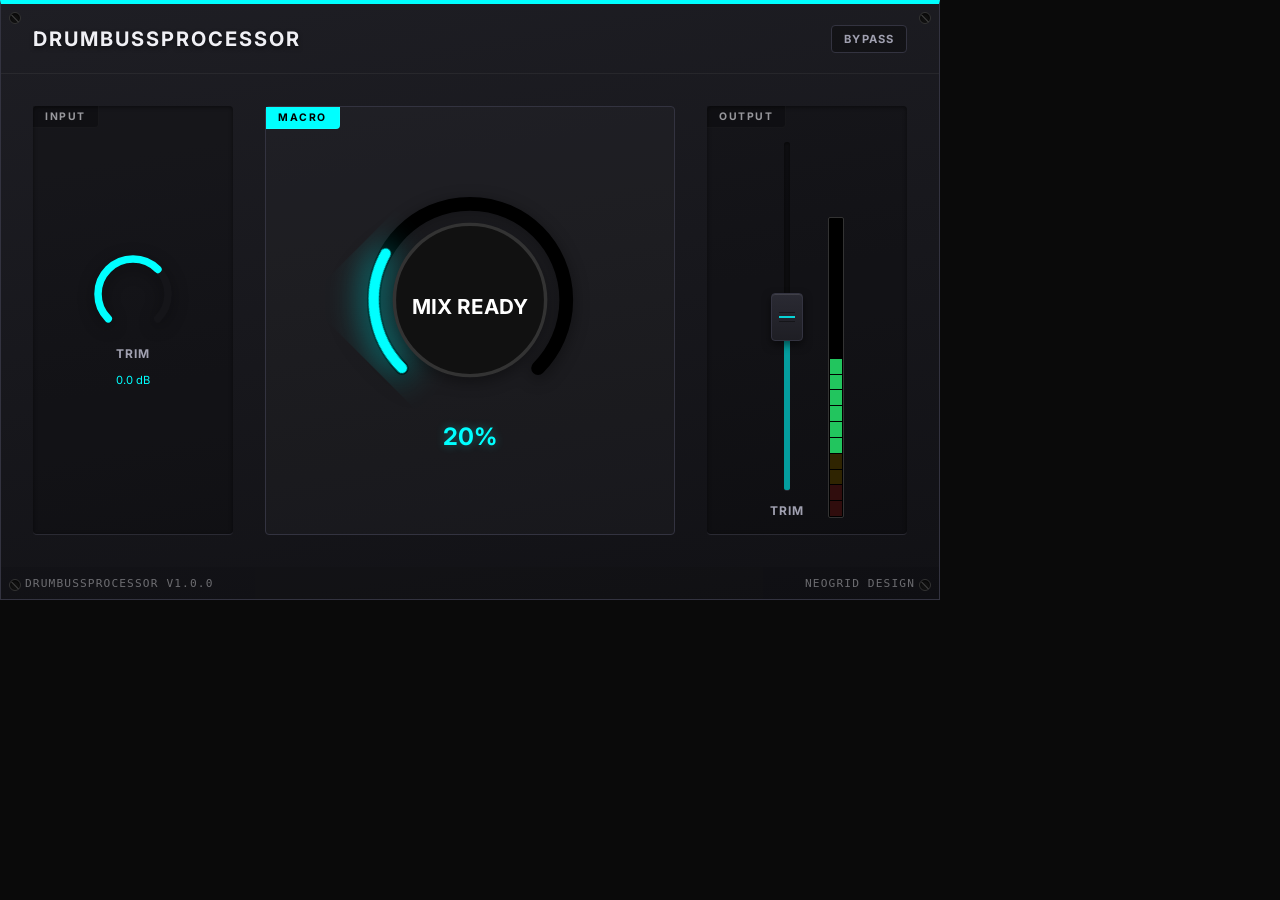
<file: plugins/drumBussProcessor/Source/ui/public/index.html>
<!DOCTYPE html>
<html lang="en">
<head>
    <meta charset="UTF-8">
    <meta name="viewport" content="width=device-width, initial-scale=1.0">
    <title>drumBussProcessor</title>
    <!-- PRODUCTION CSS EMBEDDED -->
    <style>
        :root {
            /* Palette */
            --color-bg: #111115;
            --color-surface: #1E1E24;
            --color-surface-hl: #2A2A33;
            --color-primary: #00FFFF;
            --color-secondary: #FF0099;
            --color-accent: #00FFFF;
            --color-text-primary: #F0F0F5;
            --color-text-secondary: #A0A0B0;
            --color-border: #333340;

            /* Typography */
            --font-headings: Inter, sans-serif;
            --font-body: Inter, sans-serif;
            --font-size-sm: 12px;
            
            /* Components */
            --border-radius: 4px;
            --border-width: 1px;
        }

        * { box-sizing: border-box; }

        body {
            background-color: #0a0a0a;
            color: var(--color-text-primary);
            font-family: var(--font-body);
            margin: 0;
            width: 940px;
            height: 600px;
            overflow: hidden;
        }

        /* --- Layout --- */
        .plugin-container {
            background: linear-gradient(170deg, var(--color-surface) 0%, var(--color-bg) 100%);
            border: var(--border-width) solid var(--color-border);
            width: 100%;
            height: 100%;
            display: flex;
            flex-direction: column;
            border-top: 4px solid var(--color-primary);
            position: relative;
        }

        /* Screw Detail */
        .screw {
            width: 12px;
            height: 12px;
            background: #111;
            border: 1px solid #333;
            border-radius: 50%;
            position: absolute;
            box-shadow: inset 0 1px 3px rgba(0,0,0,0.8);
            display: flex;
            align-items: center;
            justify-content: center;
            z-index: 10;
        }
        .screw::after { content: ''; width: 100%; height: 1px; background: #444; transform: rotate(45deg); }
        .screw-tl { top: 8px; left: 8px; }
        .screw-tr { top: 8px; right: 8px; }
        .screw-bl { bottom: 8px; left: 8px; }
        .screw-br { bottom: 8px; right: 8px; }

        .plugin-header {
            height: 70px;
            border-bottom: 1px solid rgba(255,255,255,0.05);
            display: flex;
            justify-content: space-between;
            align-items: center;
            padding: 0 32px;
        }

        .plugin-title {
            font-family: var(--font-headings);
            font-weight: 700;
            letter-spacing: 0.1em;
            text-transform: uppercase;
            font-size: 1.25rem;
            text-shadow: 0 2px 4px rgba(0,0,0,0.5);
            color: var(--color-text-primary);
        }

        .plugin-body {
            flex: 1;
            padding: 32px;
            display: grid;
            grid-template-columns: 200px 1fr 200px; /* Left (Input), Center (Macro), Right (Output) */
            gap: 32px;
        }

        /* Panels */
        .panel-inset {
            background-color: rgba(0,0,0,0.2);
            box-shadow: inset 0 1px 4px rgba(0,0,0,0.5);
            border-bottom: 1px solid var(--color-surface-hl);
            border-radius: var(--border-radius);
            position: relative;
            padding: 16px;
            display: flex;
            flex-direction: column;
            align-items: center;
            justify-content: center;
        }

        .panel-outlined {
            border: 1px solid var(--color-border);
            border-radius: var(--border-radius);
            position: relative;
            padding: 16px;
            display: flex;
            flex-direction: column;
            align-items: center;
            justify-content: center;
        }

        .panel-label-tag {
            position: absolute;
            top: 0;
            left: 0;
            background: rgba(0,0,0,0.4);
            padding: 4px 12px;
            font-size: 0.65rem;
            font-weight: bold;
            opacity: 0.6;
            letter-spacing: 0.15em;
            border-bottom-right-radius: 4px;
            border-right: 1px solid rgba(255,255,255,0.05);
            border-bottom: 1px solid rgba(255,255,255,0.05);
            text-transform: uppercase;
        }

        .footer {
            height: 32px;
            background-color: rgba(0,0,0,0.2);
            display: flex;
            justify-content: space-between;
            align-items: center;
            padding: 0 24px;
            font-size: 0.7rem;
            opacity: 0.4;
            font-family: monospace;
            text-transform: uppercase;
            letter-spacing: 0.1em;
        }

        /* --- Components --- */

        /* Knob */
        .knob-container {
            display: flex;
            flex-direction: column;
            align-items: center;
            gap: 12px;
            cursor: ns-resize;
            user-select: none;
            position: relative;
        }
        .knob-container svg {
            filter: drop-shadow(0 4px 8px rgba(0,0,0,0.4));
        }
        .knob-label {
            color: var(--color-text-secondary);
            font-size: 0.75rem;
            font-weight: bold;
            letter-spacing: 0.1em;
            text-transform: uppercase;
        }

        /* Fader */
        .fader-container {
            display: flex;
            flex-direction: column;
            align-items: center;
            gap: 12px;
            height: 100%;
            cursor: ns-resize;
            user-select: none;
        }

        .fader-track {
            position: relative;
            width: 32px;
            height: 100%;
            display: flex;
            justify-content: center;
        }

        .fader-groove {
            width: 6px;
            height: 100%;
            background-color: rgba(0,0,0,0.3);
            border-radius: 4px;
            box-shadow: inset 0 1px 3px rgba(0,0,0,0.6);
            border-bottom: 1px solid var(--color-surface-hl);
            position: relative;
            overflow: hidden;
        }

        .fader-fill {
            position: absolute;
            bottom: 0;
            left: 0;
            right: 0;
            background-color: var(--color-primary);
            opacity: 0.6;
            height: 50%; /* Mock value */
        }

        .fader-handle {
            position: absolute;
            top: 50%; /* Mock value */
            left: 50%;
            transform: translate(-50%, -50%);
            width: 32px;
            height: 48px;
            background: linear-gradient(180deg, var(--color-surface-hl) 0%, var(--color-surface) 100%);
            border: 1px solid var(--color-border);
            border-radius: var(--border-radius);
            box-shadow: 0 4px 8px rgba(0,0,0,0.5), inset 0 1px 0 rgba(255,255,255,0.1);
            z-index: 10;
        }

        .fader-grip {
            position: absolute;
            top: 50%;
            left: 50%;
            transform: translate(-50%, -50%);
            width: 100%;
            display: flex;
            flex-direction: column;
            align-items: center;
            gap: 3px;
        }
        .fader-grip div { width: 16px; height: 1px; background: rgba(0,0,0,0.4); }
        .fader-grip div.accent { height: 2px; background: var(--color-accent); opacity: 0.8; }

        /* Bypass Toggle */
        .toggle-btn {
            background: rgba(0,0,0,0.3);
            border: 1px solid var(--color-border);
            padding: 6px 12px;
            border-radius: 4px;
            cursor: pointer;
            font-size: 0.7rem;
            font-weight: bold;
            letter-spacing: 0.1em;
            color: var(--color-text-secondary);
            transition: all 0.2s;
        }
        .toggle-btn.active {
            background: rgba(0, 255, 255, 0.1);
            border-color: var(--color-primary);
            color: var(--color-primary);
            box-shadow: 0 0 10px rgba(0, 255, 255, 0.2);
        }

    </style>
    <link href="https://fonts.googleapis.com/css2?family=Inter:wght@300;400;500;600;700&display=swap" rel="stylesheet">
</head>
<body>
    <div class="plugin-container">
        <!-- Screws -->
        <div class="screw screw-tl"></div><div class="screw screw-tr"></div>
        <div class="screw screw-bl"></div><div class="screw screw-br"></div>

        <!-- Header -->
        <div class="plugin-header">
            <div class="plugin-title">drumBussProcessor</div>
            <div id="bypass-control" class="toggle-btn">BYPASS</div>
        </div>
        
        <!-- Body -->
        <div class="plugin-body">
            
            <!-- LEFT PANEL: INPUT -->
            <div class="panel-inset">
                <div class="panel-label-tag">INPUT</div>
                <div class="knob-container" id="input_trim-control">
                    <svg viewBox="0 0 64 64" width="80" height="80" style="overflow: visible;">
                        <!-- Track -->
                        <path d="M12.2 51.8 A 28 28 0 1 1 51.8 51.8" 
                              fill="none" stroke="var(--color-surface)" stroke-width="6" stroke-linecap="round" style="filter: brightness(0.7);" />
                        <!-- Value Arc -->
                        <circle class="value-arc" cx="32" cy="32" r="28" fill="none" stroke="var(--color-primary)" 
                                stroke-width="6" stroke-linecap="round" stroke-dasharray="176" stroke-dashoffset="88" transform="rotate(135 32 32)" />
                    </svg>
                    <span class="knob-label">TRIM</span>
                    <div style="font-size: 0.7em; color: var(--color-primary);">0.0 dB</div>
                </div>
            </div>

            <!-- CENTER PANEL: MIX READY MACRO -->
            <div class="panel-outlined" style="background: rgba(255,255,255,0.02);">
                <div class="panel-label-tag" style="background: var(--color-primary); color: #000; opacity: 1;">MACRO</div>
                
                <div class="knob-container" id="mix_ready-control">
                    <svg viewBox="0 0 64 64" width="220" height="220" style="overflow: visible;">
                        <!-- Glow -->
                        <filter id="glow">
                            <feGaussianBlur stdDeviation="5" result="coloredBlur"/>
                            <feMerge>
                                <feMergeNode in="coloredBlur"/>
                                <feMergeNode in="SourceGraphic"/>
                            </feMerge>
                        </filter>
                        
                        <!-- Track -->
                        <path d="M12.2 51.8 A 28 28 0 1 1 51.8 51.8" 
                              fill="none" stroke="#000" stroke-width="4" stroke-linecap="round" />
                        
                        <!-- Value Arc -->
                        <circle class="value-arc" cx="32" cy="32" r="28" fill="none" stroke="var(--color-primary)" 
                                stroke-width="3" stroke-linecap="round" stroke-dasharray="176" stroke-dashoffset="140" 
                                transform="rotate(135 32 32)" style="filter: url(#glow);" />
                        
                        <!-- Inner Deco -->
                        <circle cx="32" cy="32" r="22" fill="#111" stroke="#333" stroke-width="1" />
                        <text x="32" y="36" text-anchor="middle" fill="#fff" font-size="6" font-family="Inter" font-weight="bold">MIX READY</text>
                    </svg>
                    
                    <div style="font-size: 1.5em; font-weight: bold; color: var(--color-primary); text-shadow: 0 0 10px rgba(0,255,255,0.3);">20%</div>
                </div>
            </div>

            <!-- RIGHT PANEL: OUTPUT & METER -->
            <div class="panel-inset">
                <div class="panel-label-tag">OUTPUT</div>
                <div style="display: flex; gap: 24px; height: 100%; align-items: flex-end; padding-top: 20px;">
                    
                    <!-- Fader -->
                    <div class="fader-container" id="output_trim-control">
                        <div class="fader-track">
                            <div class="fader-groove">
                                 <div class="fader-fill" style="height: 50%;"></div>
                            </div>
                            <div class="fader-handle" style="top: 50%;">
                                <div class="fader-grip">
                                    <div></div><div class="accent"></div><div></div>
                                </div>
                            </div>
                        </div>
                        <span class="knob-label">TRIM</span>
                    </div>

                    <!-- Meters -->
                    <div style="width: 16px; height: 80%; background: #000; border-radius: 2px; border: 1px solid #333; display: flex; flex-direction: column-reverse; gap: 1px; padding: 1px;">
                         <!-- Mock segments -->
                        <div style="height: 5%; background: #ef4444; opacity: 0.2;"></div>
                        <div style="height: 5%; background: #ef4444; opacity: 0.2;"></div>
                        <div style="height: 5%; background: #eab308; opacity: 0.2;"></div>
                        <div style="height: 5%; background: #eab308; opacity: 0.2;"></div>
                        <div style="height: 5%; background: #22c55e; opacity: 1;"></div>
                        <div style="height: 5%; background: #22c55e; opacity: 1;"></div>
                        <div style="height: 5%; background: #22c55e; opacity: 1;"></div>
                        <div style="height: 5%; background: #22c55e; opacity: 1;"></div>
                        <div style="height: 5%; background: #22c55e; opacity: 1;"></div>
                        <div style="height: 5%; background: #22c55e; opacity: 1;"></div>
                    </div>
                </div>
            </div>

        </div>
        
        <!-- Footer -->
        <div class="footer">
            <span>drumBussProcessor v1.0.0</span>
            <span>NEOGRID DESIGN</span>
        </div>
    </div>

    <!-- PREVIEW JS -->
    <script type="module">
        console.log("drumBussProcessor UI Loaded");
        // Simple interactivity for preview
        const inputs = ['input_trim', 'mix_ready', 'output_trim'];
        inputs.forEach(id => {
            const el = document.getElementById(id + '-control');
            if(el) {
                el.addEventListener('click', () => {
                   console.log(`Clicked ${id}`); 
                });
            }
        });
    </script>
</body>
</html>
</file>
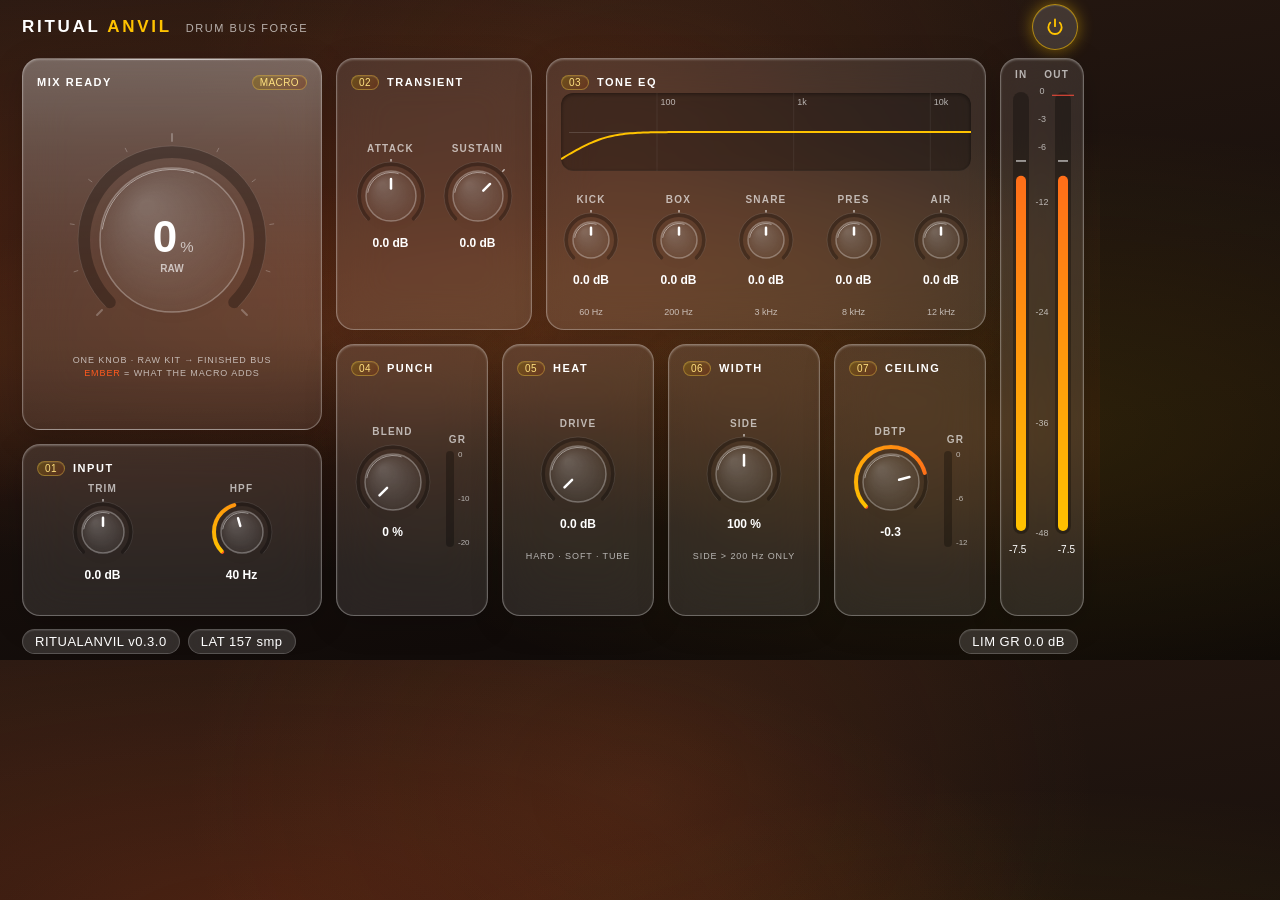
<file: plugins/RitualAnvil/Source/ui/public/index.html>
<!DOCTYPE html>
<html lang="en" data-theme="dark">
<head>
<meta charset="UTF-8">
<meta name="viewport" content="width=device-width, initial-scale=1.0">
<title>RitualAnvil Plugin</title>
<!-- GlassKit 1.40.0 (MIT, css/GLASSKIT-LICENSE.txt), vendored from _tools/GlassKit -->
<link rel="stylesheet" href="css/glasskit.css">
<script type="module" src="js/index.js"></script>
<style>
  /* ================= Anvil theme override (GlassKit tokens) ================= */
  :root, [data-theme="dark"] {
    --gl-color-primary:       #FFC300;
    --gl-color-primary-dark:  #FF5A1F;
    --gl-color-bg-light:      #2a1a12;
    --gl-color-bg-mid:        #1a110d;
    --gl-color-bg-dark:       #0c0807;
    --gl-bg-aurora-1:         rgba(255, 90, 31, 0.20);
    --gl-bg-aurora-2:         rgba(255, 195, 0, 0.10);
    --gl-bg-aurora-3:         rgba(150, 70, 30, 0.22);
    --gl-bg-light-streak-1:   rgba(255, 150, 70, 0.10);
    --gl-bg-light-streak-2:   rgba(255, 150, 70, 0.07);
    --gl-bg-warm-glow:        rgba(255, 90, 31, 0.10);

    --anvil-ember:   #FF5A1F;
    --anvil-well:    rgba(0, 0, 0, 0.28);
    --anvil-danger:  #FF4D3D;
    --anvil-card-pad: 12px 14px;
    --anvil-card-radius: 18px;
  }

  * { box-sizing: border-box; }
  html, body { margin: 0; padding: 0; -webkit-user-select: none; user-select: none; }
  html { overflow: hidden; }   /* GlassKit's aurora streak is 160 % wide: never let the plugin window scroll */

  body.glass-bg {
    width: 1100px; height: 660px; min-height: 0;
    overflow: hidden;
  }

  #plugin-ui { width: 1100px; height: 660px; display: flex; flex-direction: column; }

  /* ---------- Header ---------- */
  .header {
    height: 54px; flex: none;
    padding: 0 22px;
    display: flex; align-items: center; justify-content: space-between;
  }
  .brand { display: flex; align-items: baseline; gap: 14px; }
  .wordmark { font-size: 17px; font-weight: 700; letter-spacing: 0.16em; }
  .wordmark span { color: var(--gl-color-primary); }
  .subtitle { font-size: 11px; font-weight: 500; letter-spacing: 0.14em; color: var(--gl-color-text-muted); }

  .power.glass-pill svg { stroke: var(--gl-color-text-muted); transition: stroke .15s; }
  .power.glass-pill.on { border-color: color-mix(in srgb, var(--gl-color-primary) 60%, transparent);
                         box-shadow: 0 0 16px color-mix(in srgb, var(--gl-color-primary) 45%, transparent), var(--gl-inset-medium); }
  .power.glass-pill.on svg { stroke: var(--gl-color-primary); }

  /* ---------- Body ---------- */
  .body {
    flex: 1; min-height: 0;
    display: grid;
    grid-template-columns: 300px 1fr 84px;
    column-gap: 14px;
    padding: 4px 22px 12px;
    transition: opacity .2s;
  }
  #plugin-ui.bypassed .body { opacity: 0.55; }

  .col-left { display: flex; flex-direction: column; gap: 14px; min-height: 0; }
  .col-center { display: grid; grid-template-rows: 1fr 1fr; row-gap: 14px; min-height: 0; }
  .row1 { display: grid; grid-template-columns: 196px 1fr; column-gap: 14px; min-height: 0; }
  .row2 { display: grid; grid-template-columns: repeat(4, 1fr); column-gap: 14px; min-height: 0; }

  /* GlassKit card, tightened for plugin density */
  .card.glass-card {
    padding: var(--anvil-card-pad);
    border-radius: var(--anvil-card-radius);
    display: flex; flex-direction: column; min-height: 0;
  }
  .card-title {
    height: 22px; flex: none;
    display: flex; align-items: center; gap: 8px;
    font-size: 11px; font-weight: 650; letter-spacing: 0.14em; text-transform: uppercase;
  }
  .card-title .glass-badge { padding: 1px 7px; font-size: 10px; font-variant-numeric: tabular-nums; letter-spacing: 0.04em; }
  .card-title .note { margin-left: auto; }
  .card-body { flex: 1; display: flex; align-items: center; justify-content: space-around; gap: 8px; min-height: 0; }

  .control { display: flex; flex-direction: column; align-items: center; gap: 3px; }
  .label { font-size: 10px; font-weight: 600; letter-spacing: 0.12em; text-transform: uppercase; color: var(--gl-color-text-muted); margin-bottom: 2px; }
  .value { font-size: 12px; font-weight: 600; font-variant-numeric: tabular-nums; white-space: nowrap; min-height: 15px; }
  .eff { font-size: 11px; font-weight: 600; font-variant-numeric: tabular-nums; color: var(--anvil-ember); white-space: nowrap; min-height: 13px; visibility: hidden; }
  .eff.on { visibility: visible; }
  .knob { cursor: ns-resize; touch-action: none; display: block; }
  .caption { font-size: 9px; letter-spacing: 0.1em; color: var(--gl-color-text-muted); text-align: center; line-height: 1.5; }

  /* ---------- Hero ---------- */
  .hero { flex: 1; }
  .hero .card-body { flex-direction: column; justify-content: center; gap: 4px; }

  .input-card { height: 172px; flex: none; }

  /* ---------- EQ ---------- */
  .eq-card .card-body { flex-direction: column; justify-content: space-between; align-items: stretch; gap: 4px; }
  #eq-curve { display: block; border-radius: 12px; box-shadow: inset 0 1px 4px rgba(0,0,0,0.45), inset 0 -1px 0 rgba(255,255,255,0.06); }
  .eq-knobs { display: flex; justify-content: space-between; }
  .freq { font-size: 9px; color: var(--gl-color-text-muted); font-variant-numeric: tabular-nums; }

  .with-bar { display: flex; align-items: center; gap: 8px; }
  .grbar { display: flex; flex-direction: column; align-items: center; gap: 4px; }
  .grbar .label { margin: 0; }

  /* ---------- Meters ---------- */
  .meters.card.glass-card { padding: 10px 8px; }
  .meters .card-body { flex-direction: column; justify-content: flex-start; gap: 6px; }
  .meter-labels { display: flex; justify-content: space-between; width: 100%; padding: 0 6px; }
  .meter-readouts { display: flex; justify-content: space-between; width: 100%; font-size: 10px; font-variant-numeric: tabular-nums; }

  /* ---------- Footer ---------- */
  .footer {
    height: 32px; flex: none;
    padding: 0 22px 6px;
    display: flex; align-items: center; justify-content: space-between;
  }
  .footer .left { display: flex; gap: 8px; }
  .footer .glass-badge { font-variant-numeric: tabular-nums; letter-spacing: 0.04em; }
</style>
</head>
<body class="glass-bg">
<div id="plugin-ui">

  <div class="header">
    <div class="brand">
      <div class="wordmark">RITUAL <span>ANVIL</span></div>
      <div class="subtitle">DRUM BUS FORGE</div>
    </div>
    <button class="glass-pill power on" id="bypass-control" title="Power (bypass)" aria-label="Power">
      <svg viewBox="0 0 24 24"><path d="M12 3v8"/><path d="M6.3 6.8a8 8 0 1 0 11.4 0"/></svg>
    </button>
  </div>

  <div class="body">
    <div class="col-left">
      <div class="card glass-card glass-card--glow hero" id="mix_ready-control">
        <div class="card-title">Mix Ready <span class="glass-badge glass-badge--primary note">MACRO</span></div>
        <div class="card-body">
          <canvas id="mix_ready-knob" width="220" height="220"></canvas>
          <div class="caption">ONE KNOB · RAW KIT → FINISHED BUS<br><span style="color:var(--anvil-ember)">EMBER</span> = WHAT THE MACRO ADDS</div>
        </div>
      </div>

      <div class="card glass-card input-card">
        <div class="card-title"><span class="glass-badge glass-badge--primary">01</span>Input</div>
        <div class="card-body">
          <div class="control" id="input_gain-control">
            <div class="label">Trim</div>
            <canvas class="knob" id="input_gain-knob" width="66" height="66"></canvas>
            <div class="value" id="input_gain-value"></div>
            <div class="eff" id="input_gain-eff"></div>
          </div>
          <div class="control" id="hpf-control">
            <div class="label">HPF</div>
            <canvas class="knob" id="hpf-knob" width="66" height="66"></canvas>
            <div class="value" id="hpf-value"></div>
            <div class="eff" id="hpf-eff"></div>
          </div>
        </div>
      </div>
    </div>

    <div class="col-center">
      <div class="row1">
        <div class="card glass-card">
          <div class="card-title"><span class="glass-badge glass-badge--primary">02</span>Transient</div>
          <div class="card-body">
            <div class="control" id="transient_attack-control">
              <div class="label">Attack</div>
              <canvas class="knob" id="transient_attack-knob" width="74" height="74"></canvas>
              <div class="value" id="transient_attack-value"></div>
              <div class="eff" id="transient_attack-eff"></div>
            </div>
            <div class="control" id="transient_sustain-control">
              <div class="label">Sustain</div>
              <canvas class="knob" id="transient_sustain-knob" width="74" height="74"></canvas>
              <div class="value" id="transient_sustain-value"></div>
              <div class="eff" id="transient_sustain-eff"></div>
            </div>
          </div>
        </div>

        <div class="card glass-card eq-card">
          <div class="card-title"><span class="glass-badge glass-badge--primary">03</span>Tone EQ</div>
          <div class="card-body">
            <canvas id="eq-curve" width="410" height="78"></canvas>
            <div class="eq-knobs">
              <div class="control" id="eq_kick-control"><div class="label">Kick</div><canvas class="knob" id="eq_kick-knob" width="60" height="60"></canvas><div class="value" id="eq_kick-value"></div><div class="eff" id="eq_kick-eff"></div><div class="freq">60 Hz</div></div>
              <div class="control" id="eq_box-control"><div class="label">Box</div><canvas class="knob" id="eq_box-knob" width="60" height="60"></canvas><div class="value" id="eq_box-value"></div><div class="eff" id="eq_box-eff"></div><div class="freq">200 Hz</div></div>
              <div class="control" id="eq_snare-control"><div class="label">Snare</div><canvas class="knob" id="eq_snare-knob" width="60" height="60"></canvas><div class="value" id="eq_snare-value"></div><div class="eff" id="eq_snare-eff"></div><div class="freq">3 kHz</div></div>
              <div class="control" id="eq_presence-control"><div class="label">Pres</div><canvas class="knob" id="eq_presence-knob" width="60" height="60"></canvas><div class="value" id="eq_presence-value"></div><div class="eff" id="eq_presence-eff"></div><div class="freq">8 kHz</div></div>
              <div class="control" id="eq_air-control"><div class="label">Air</div><canvas class="knob" id="eq_air-knob" width="60" height="60"></canvas><div class="value" id="eq_air-value"></div><div class="eff" id="eq_air-eff"></div><div class="freq">12 kHz</div></div>
            </div>
          </div>
        </div>
      </div>

      <div class="row2">
        <div class="card glass-card">
          <div class="card-title"><span class="glass-badge glass-badge--primary">04</span>Punch</div>
          <div class="card-body with-bar">
            <div class="control" id="punch-control">
              <div class="label">Blend</div>
              <canvas class="knob" id="punch-knob" width="80" height="80"></canvas>
              <div class="value" id="punch-value"></div>
              <div class="eff" id="punch-eff"></div>
            </div>
            <div class="grbar"><div class="label">GR</div><canvas id="punch-gr" width="28" height="100"></canvas></div>
          </div>
        </div>
        <div class="card glass-card">
          <div class="card-title"><span class="glass-badge glass-badge--primary">05</span>Heat</div>
          <div class="card-body" style="flex-direction:column;justify-content:center;gap:2px">
            <div class="control" id="heat-control">
              <div class="label">Drive</div>
              <canvas class="knob" id="heat-knob" width="80" height="80"></canvas>
              <div class="value" id="heat-value"></div>
              <div class="eff" id="heat-eff"></div>
            </div>
            <div class="caption">HARD · SOFT · TUBE</div>
          </div>
        </div>
        <div class="card glass-card">
          <div class="card-title"><span class="glass-badge glass-badge--primary">06</span>Width</div>
          <div class="card-body" style="flex-direction:column;justify-content:center;gap:2px">
            <div class="control" id="width-control">
              <div class="label">Side</div>
              <canvas class="knob" id="width-knob" width="80" height="80"></canvas>
              <div class="value" id="width-value"></div>
              <div class="eff" id="width-eff"></div>
            </div>
            <div class="caption">SIDE &gt; 200 Hz ONLY</div>
          </div>
        </div>
        <div class="card glass-card">
          <div class="card-title"><span class="glass-badge glass-badge--primary">07</span>Ceiling</div>
          <div class="card-body with-bar">
            <div class="control" id="ceiling-control">
              <div class="label">dBTP</div>
              <canvas class="knob" id="ceiling-knob" width="80" height="80"></canvas>
              <div class="value" id="ceiling-value"></div>
              <div class="eff" id="ceiling-eff"></div>
            </div>
            <div class="grbar"><div class="label">GR</div><canvas id="limiter-gr" width="28" height="100"></canvas></div>
          </div>
        </div>
      </div>
    </div>

    <div class="card glass-card meters">
      <div class="card-body">
        <div class="meter-labels"><span class="label">IN</span><span class="label">OUT</span></div>
        <canvas id="io-meters" width="66" height="450"></canvas>
        <div class="meter-readouts"><span id="in-readout">-inf</span><span id="out-readout">-inf</span></div>
      </div>
    </div>
  </div>

  <div class="footer">
    <div class="left">
      <span class="glass-badge">RITUALANVIL v0.3.0</span>
      <span class="glass-badge" id="footer-info">LAT — smp</span>
    </div>
    <span class="glass-badge" id="lim-readout">LIM GR 0.0 dB</span>
  </div>
</div>

</body>
</html>
</file>
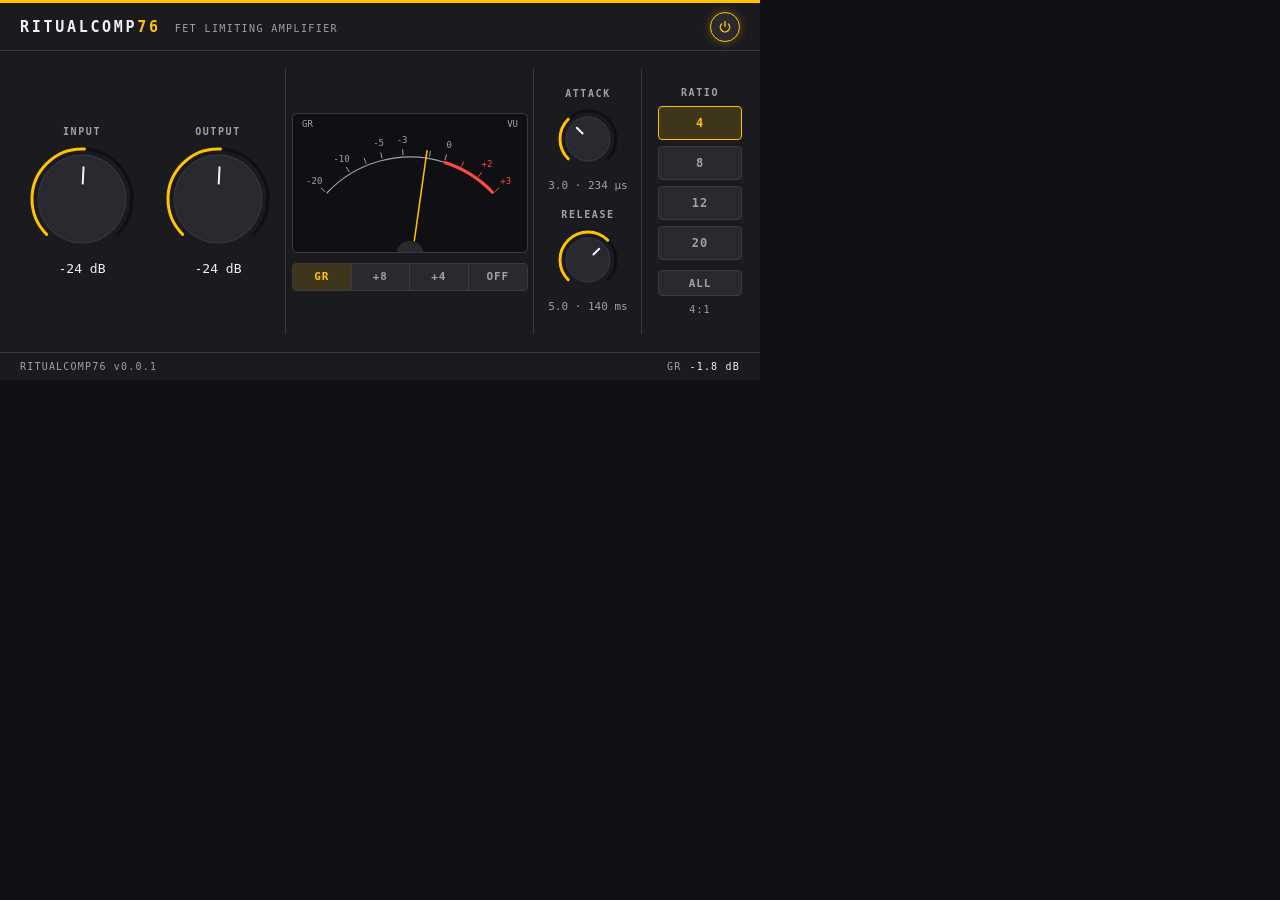
<file: plugins/RitualComp76/Source/ui/public/index.html>
<!DOCTYPE html>
<html lang="en">
<head>
<meta charset="UTF-8">
<meta name="viewport" content="width=device-width, initial-scale=1.0">
<title>RitualComp76 Plugin</title>
<script type="module" src="js/index.js"></script>
<style>
  :root {
    --bg: #101014;
    --surface: #1A1A1F;
    --surface-hl: #292930;
    --primary: #FFC300;
    --primary-dim: rgba(255, 195, 0, 0.16);
    --secondary: #00FFF0;
    --secondary-dim: rgba(0, 255, 240, 0.14);
    --danger: #FF4D3D;
    --text: #F0F0F5;
    --text-dim: #A0A0A5;
    --border: #3A3A45;
    --font: "Roboto Mono", "SF Mono", Menlo, Consolas, monospace;
  }

  * { box-sizing: border-box; }

  html, body {
    margin: 0;
    padding: 0;
    background: var(--bg);
    color: var(--text);
    font-family: var(--font);
    -webkit-user-select: none;
    user-select: none;
  }

  body {
    width: 760px;
    height: 380px;
    overflow: hidden;
  }

  #plugin-ui {
    width: 760px;
    height: 380px;
    display: flex;
    flex-direction: column;
    background: var(--surface);
    border-top: 3px solid var(--primary);
  }

  /* ---------- Header ---------- */
  .header {
    height: 48px;
    padding: 0 20px;
    display: flex;
    align-items: center;
    justify-content: space-between;
    border-bottom: 1px solid var(--border);
  }
  .brand { display: flex; align-items: baseline; gap: 14px; }
  .wordmark { font-size: 15px; font-weight: 700; letter-spacing: 0.18em; }
  .wordmark span { color: var(--primary); }
  .subtitle { font-size: 10px; letter-spacing: 0.14em; color: var(--text-dim); }

  .power {
    width: 30px; height: 30px;
    border-radius: 50%;
    border: 1px solid var(--border);
    background: var(--surface-hl);
    display: grid; place-items: center;
    cursor: pointer;
    transition: border-color .15s, box-shadow .15s;
  }
  .power svg { width: 14px; height: 14px; stroke: var(--text-dim); transition: stroke .15s; }
  .power.on { border-color: var(--primary); box-shadow: 0 0 10px rgba(255,195,0,0.35); }
  .power.on svg { stroke: var(--primary); }

  /* ---------- Body ---------- */
  .body {
    flex: 1;
    display: grid;
    grid-template-columns: 124px 124px 1fr 96px 104px;
    padding: 0 20px;
    column-gap: 12px;
    align-items: stretch;
  }
  .col {
    display: flex;
    flex-direction: column;
    align-items: center;
    justify-content: center;
    gap: 8px;
    position: relative;
  }
  .col.divider::after {
    content: "";
    position: absolute;
    right: -6px; top: 18px; bottom: 18px;
    width: 1px;
    background: var(--border);
  }

  .control { display: flex; flex-direction: column; align-items: center; gap: 6px; }
  .label {
    font-size: 10px; font-weight: 600; letter-spacing: 0.16em;
    text-transform: uppercase; color: var(--text-dim);
  }
  .value {
    font-size: 13px; font-weight: 500;
    font-variant-numeric: tabular-nums;
    color: var(--text);
    min-height: 16px;
  }
  .value.small { font-size: 11px; color: var(--text-dim); }
  .knob { cursor: ns-resize; touch-action: none; display: block; }

  /* ---------- Meter ---------- */
  .meter-wrap { display: flex; flex-direction: column; align-items: center; gap: 10px; }
  #vu-meter { display: block; transition: opacity .2s; }
  #vu-meter.off { opacity: 0.4; }

  .segmented {
    display: grid;
    grid-template-columns: repeat(4, 1fr);
    width: 236px;
    border: 1px solid var(--border);
    border-radius: 4px;
    overflow: hidden;
  }
  .segmented button {
    height: 26px;
    border: 0;
    border-right: 1px solid var(--border);
    background: var(--surface-hl);
    color: var(--text-dim);
    font: 600 11px/1 var(--font);
    letter-spacing: 0.08em;
    cursor: pointer;
  }
  .segmented button:last-child { border-right: 0; }
  .segmented button:hover { color: var(--text); }
  .segmented button.active { background: var(--primary-dim); color: var(--primary); }

  /* ---------- Ratio ---------- */
  .ratio-stack { display: flex; flex-direction: column; gap: 6px; width: 84px; }
  .ratio-btn {
    height: 34px;
    border: 1px solid var(--border);
    border-radius: 4px;
    background: var(--surface-hl);
    color: var(--text-dim);
    font: 600 12px/1 var(--font);
    letter-spacing: 0.08em;
    cursor: pointer;
    transition: background .12s, color .12s, border-color .12s, box-shadow .12s;
  }
  .ratio-btn:hover { border-color: var(--text-dim); color: var(--text); }
  .ratio-btn.active { background: var(--primary-dim); border-color: var(--primary); color: var(--primary); }
  .ratio-btn.all-on {
    background: var(--secondary-dim); border-color: var(--secondary); color: var(--secondary);
    box-shadow: 0 0 8px rgba(0,255,240,0.25);
  }
  .ratio-btn.all { height: 26px; font-size: 11px; margin-top: 4px; }
  .ratio-caption { font-size: 10px; letter-spacing: 0.12em; color: var(--text-dim); height: 12px; text-align: center; }
  .ratio-caption.all { color: var(--secondary); }

  /* ---------- Footer ---------- */
  .footer {
    height: 28px;
    padding: 0 20px;
    display: flex;
    align-items: center;
    justify-content: space-between;
    border-top: 1px solid var(--border);
    font-size: 10px;
    letter-spacing: 0.12em;
    color: var(--text-dim);
  }
  #gr-readout { font-variant-numeric: tabular-nums; color: var(--text); }
  #gr-readout b { color: var(--text-dim); font-weight: 400; margin-right: 8px; }

  #plugin-ui.bypassed .body { opacity: 0.55; }
</style>
</head>
<body>
<div id="plugin-ui">

  <!-- Header -->
  <div class="header">
    <div class="brand">
      <div class="wordmark">RITUALCOMP<span>76</span></div>
      <div class="subtitle">FET LIMITING AMPLIFIER</div>
    </div>
    <div class="power on" id="bypass-control" title="Power (bypass)">
      <svg viewBox="0 0 24 24" fill="none" stroke-width="2.4" stroke-linecap="round">
        <path d="M12 3v8"/><path d="M6.3 6.8a8 8 0 1 0 11.4 0"/>
      </svg>
    </div>
  </div>

  <!-- Body -->
  <div class="body">
    <div class="col">
      <div class="control" id="input-control">
        <div class="label">Input</div>
        <canvas class="knob" id="input-knob" width="112" height="112"></canvas>
        <div class="value" id="input-value">-24 dB</div>
      </div>
    </div>

    <div class="col divider">
      <div class="control" id="output-control">
        <div class="label">Output</div>
        <canvas class="knob" id="output-knob" width="112" height="112"></canvas>
        <div class="value" id="output-value">-24 dB</div>
      </div>
    </div>

    <div class="col divider">
      <div class="meter-wrap">
        <canvas id="vu-meter" width="236" height="140"></canvas>
        <div class="segmented" id="meter_mode-control">
          <button data-value="GR" class="active">GR</button>
          <button data-value="+8">+8</button>
          <button data-value="+4">+4</button>
          <button data-value="Off">OFF</button>
        </div>
      </div>
    </div>

    <div class="col divider" style="gap:14px">
      <div class="control" id="attack-control">
        <div class="label">Attack</div>
        <canvas class="knob" id="attack-knob" width="68" height="68"></canvas>
        <div class="value small" id="attack-value">3.0</div>
      </div>
      <div class="control" id="release-control">
        <div class="label">Release</div>
        <canvas class="knob" id="release-knob" width="68" height="68"></canvas>
        <div class="value small" id="release-value">5.0</div>
      </div>
    </div>

    <div class="col">
      <div class="label">Ratio</div>
      <div class="ratio-stack" id="ratio-control">
        <button class="ratio-btn" data-ratio="4">4</button>
        <button class="ratio-btn" data-ratio="8">8</button>
        <button class="ratio-btn" data-ratio="12">12</button>
        <button class="ratio-btn" data-ratio="20">20</button>
        <button class="ratio-btn all" data-ratio="All">ALL</button>
      </div>
      <div class="ratio-caption" id="ratio-value"></div>
    </div>
  </div>

  <!-- Footer -->
  <div class="footer">
    <span>RITUALCOMP76 v0.0.1</span>
    <span id="gr-readout"><b>GR</b>0.0 dB</span>
  </div>
</div>

</body>
</html>
</file>
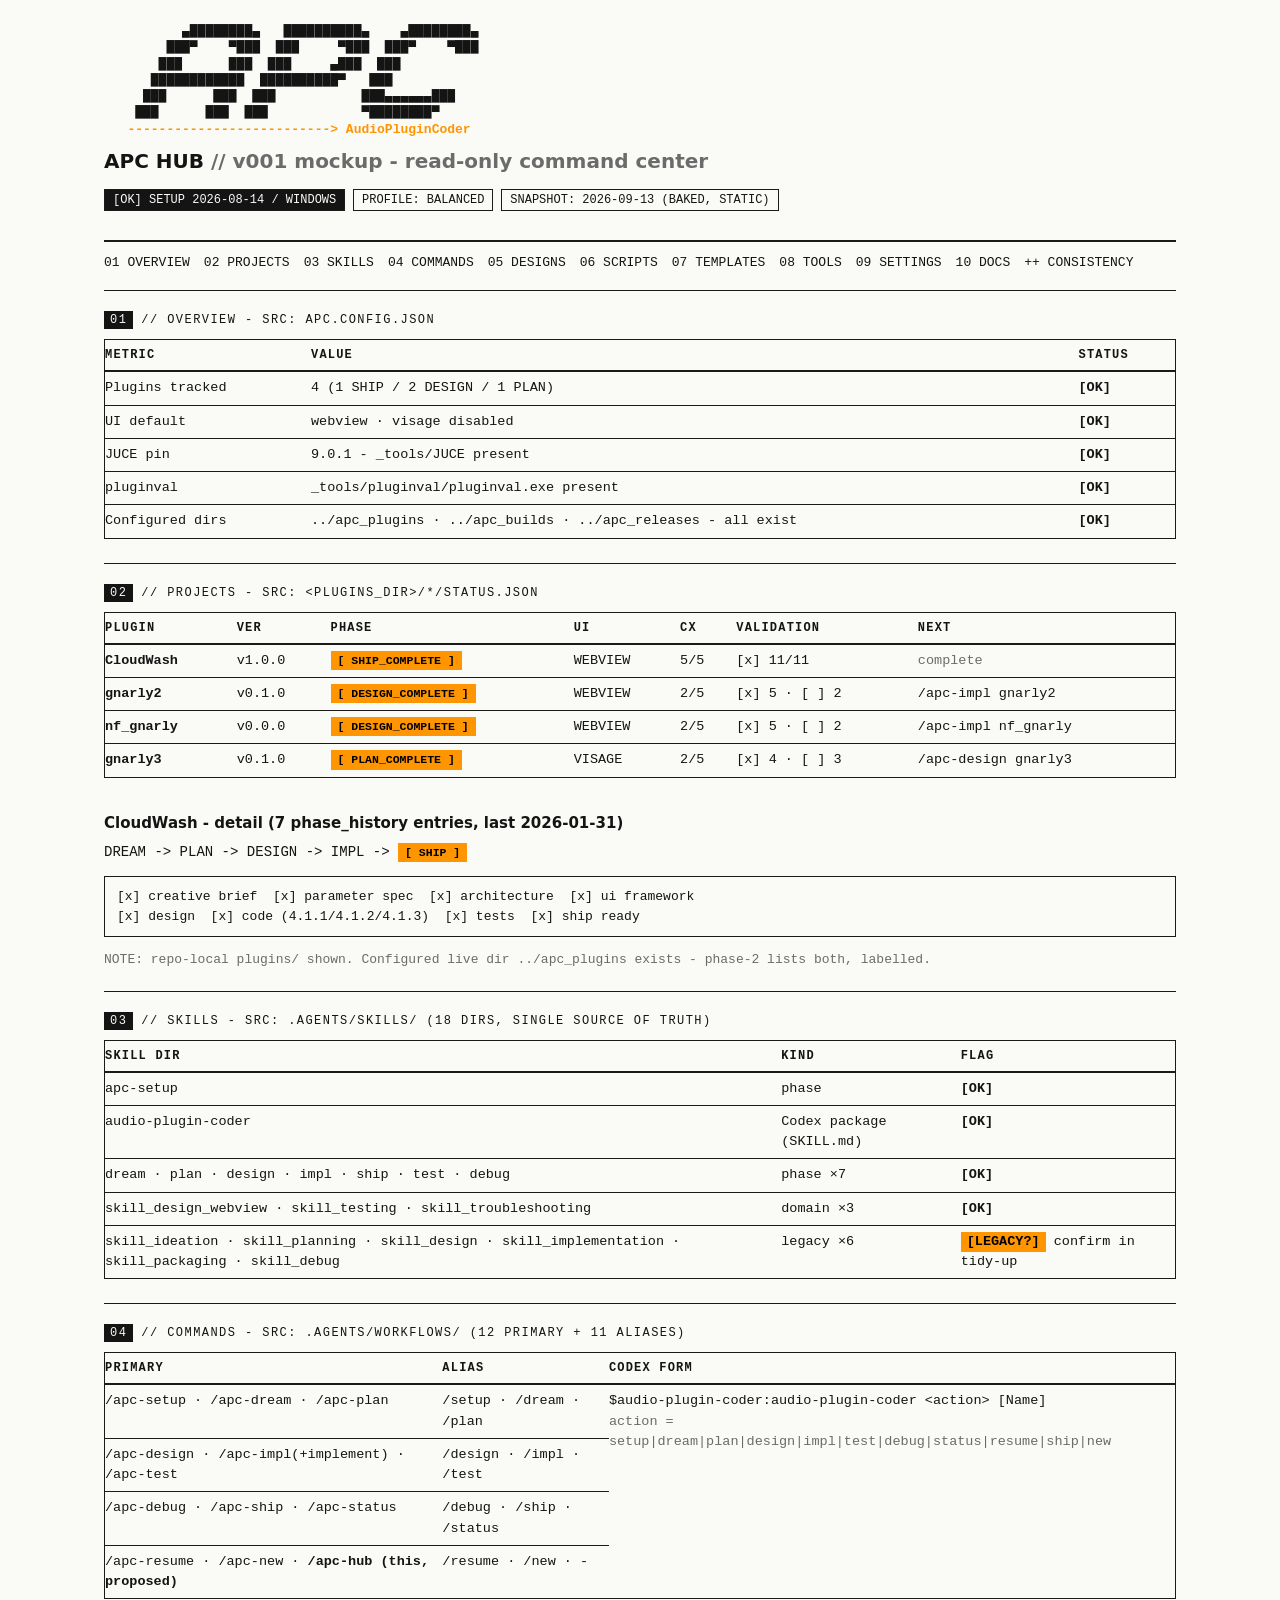
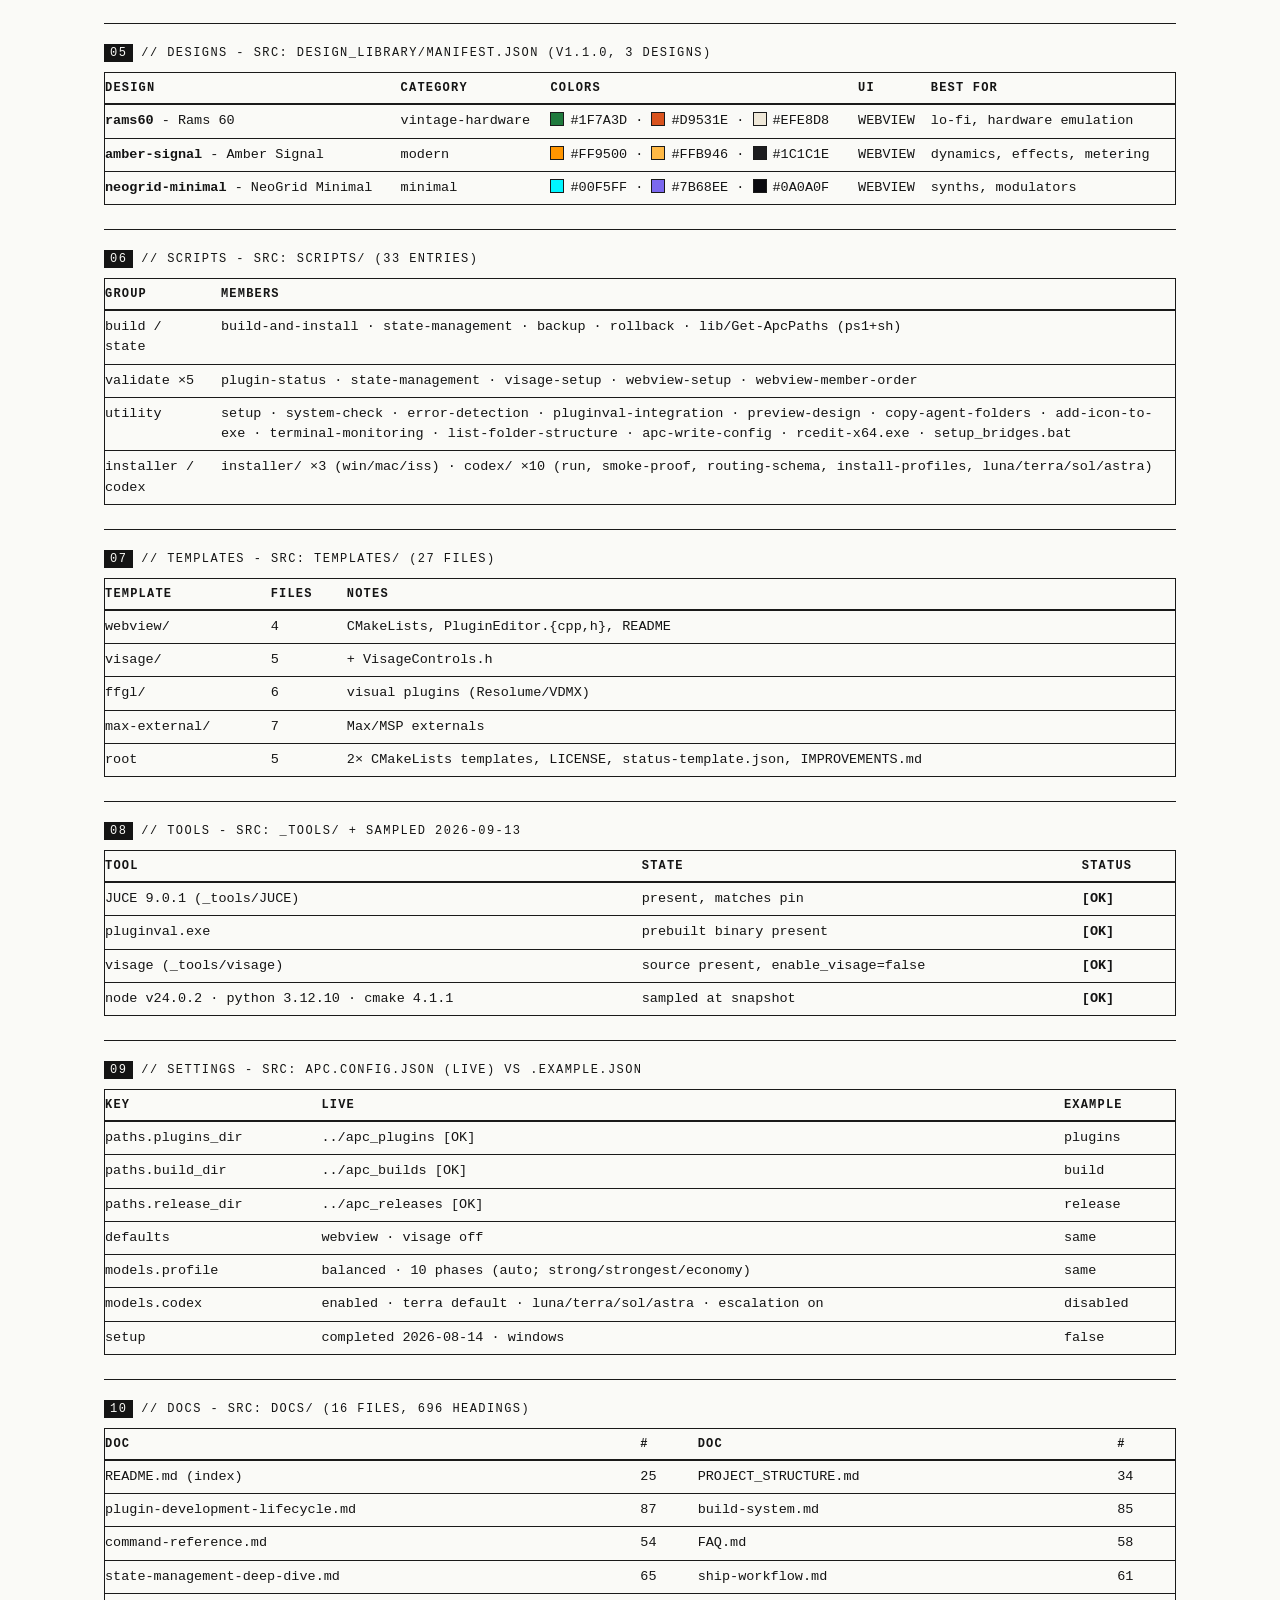
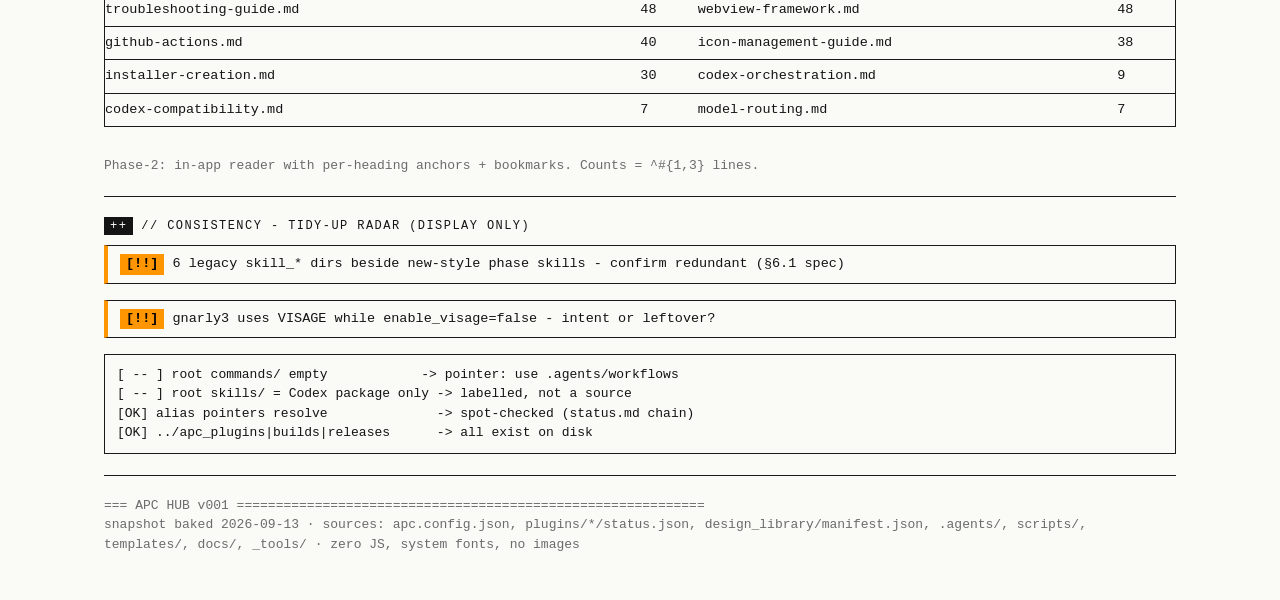
<file: hub/_design/hub_design_mockup_v001.html>
<!DOCTYPE html>
<html lang="en">
<head>
<meta charset="utf-8">
<meta name="viewport" content="width=device-width, initial-scale=1">
<title>APC HUB v001 // mockup - snapshot 2026-09-13</title>
<style>
/* == tokens.css (future split) == */
:root{
  --paper:#FAFAF7; --ink:#141414; --muted:#6B6B6B;
  --rule:#1A1A1A; --amber:#FF9500; --amber-ink:#000;
}
/* == base.css == */
*{box-sizing:border-box; border-radius:0 !important; box-shadow:none !important;}
body{background:var(--paper); color:var(--ink);
  font-family:system-ui,"Segoe UI",Roboto,Arial,sans-serif;
  font-size:15px; line-height:1.5; margin:0;}
.mono,pre,table,code,.kicker,.nav{font-family:Consolas,"Cascadia Mono",Menlo,monospace;}
.wrap{max-width:1120px; margin:0 auto; padding:0 24px;}
a{color:var(--ink);}
/* == layout.css == */
header.top{border-bottom:2px solid var(--rule); padding:24px 0 16px;}
header.top pre.logo{font-size:13px; line-height:1.25; margin:0 0 8px; overflow-x:auto;}
header.top pre.logo .amber{color:var(--amber); font-weight:bold;}
.titleline{font-size:20px; font-weight:700; margin:0;}
.badge{display:inline-block; border:1px solid var(--rule); padding:1px 8px; font-size:12px;}
.badge.ok{background:var(--ink); color:var(--paper);}
nav.index{border-bottom:1px solid var(--rule); padding:10px 0;}
nav.index a{display:inline-block; margin:0 14px 6px 0; font-size:13px; text-decoration:none;
  border-bottom:2px solid transparent;}
nav.index a:hover{border-bottom-color:var(--amber);}
section{padding:20px 0 8px; border-bottom:1px solid var(--rule);}
.kicker{font-size:12px; text-transform:uppercase; letter-spacing:.12em; margin:0 0 10px;}
.kicker .n{display:inline-block; background:var(--ink); color:var(--paper); padding:0 6px; margin-right:8px;}
footer{padding:20px 0 40px; color:var(--muted); font-size:13px;}
/* == components.css == */
table{border-collapse:collapse; width:100%; margin:0 0 16px; font-size:13.5px;}
th{font-size:12px; text-transform:uppercase; letter-spacing:.1em; text-align:left;
  border-bottom:2px solid var(--rule); padding:6px 12px 6px 0;}
td{border-bottom:1px solid var(--rule); padding:6px 12px 6px 0; vertical-align:top;}
table.grid{border:1px solid var(--rule);}
.chip{display:inline-block; border:1px solid var(--rule); padding:0 6px; font-size:11.5px;
  white-space:nowrap;}
.chip.cur{background:var(--amber); border-color:var(--amber); color:var(--amber-ink); font-weight:bold;}
.tok-ok{font-weight:bold;}
.tok-warn{display:inline-block; background:var(--amber); color:var(--amber-ink);
  font-weight:bold; padding:0 6px;}
.mut{color:var(--muted);}
.pipe{font-size:14px; margin:8px 0 12px;}
.banner{border:1px solid var(--rule); border-left:4px solid var(--amber);
  padding:8px 12px; margin:0 0 16px; font-size:13.5px;}
.sw{display:inline-block; width:14px; height:14px; border:1px solid var(--rule);
  vertical-align:-2px; margin-right:6px;}
.check{white-space:nowrap;}
.scrollx{overflow-x:auto;}
h3{font-size:15px; margin:18px 0 6px;}
pre.screen{border:1px solid var(--rule); padding:10px 12px; font-size:13px;
  overflow-x:auto; background:transparent;}
@media(max-width:760px){
  header.top pre.logo{font-size:2.2vw; min-width:560px;}
  .logoscr{overflow-x:auto;}
  nav.index a{margin-right:10px;}
}
</style>
</head>
<body>
<div class="wrap">

<header class="top">
<div class="logoscr"><pre class="logo">          ▄████████▄   ██████████▄    ▄████████▄
        ███▀    ▀███  ███     ▀███  ███▀    ▀███
       ███      ███  ███     ▄███  ███
      ████████████  ██████████▀   ███
     ███      ███  ███           ███▄▄▄▄▄▄███
    ███      ███  ███            ▀████████▀
<span class="amber">   --------------------------&gt; AudioPluginCoder</span></pre></div>
<p class="titleline">APC HUB <span class="mut">// v001 mockup - read-only command center</span></p>
<p class="mono" style="font-size:13px">
<span class="badge ok">[OK] SETUP 2026-08-14 / WINDOWS</span>
<span class="badge">PROFILE: BALANCED</span>
<span class="badge">SNAPSHOT: 2026-09-13 (BAKED, STATIC)</span>
</p>
</header>

<nav class="index mono">
<a href="#01-overview">01 OVERVIEW</a><a href="#02-projects">02 PROJECTS</a><a href="#03-skills">03 SKILLS</a><a href="#04-commands">04 COMMANDS</a><a href="#05-designs">05 DESIGNS</a><a href="#06-scripts">06 SCRIPTS</a><a href="#07-templates">07 TEMPLATES</a><a href="#08-tools">08 TOOLS</a><a href="#09-settings">09 SETTINGS</a><a href="#10-docs">10 DOCS</a><a href="#11-consistency">++ CONSISTENCY</a>
</nav>

<main>
<section id="01-overview">
<p class="kicker"><span class="n">01</span>// OVERVIEW - src: apc.config.json</p>
<div class="scrollx"><table class="grid">
<tr><th>Metric</th><th>Value</th><th>Status</th></tr>
<tr><td>Plugins tracked</td><td>4 (1 SHIP / 2 DESIGN / 1 PLAN)</td><td class="tok-ok">[OK]</td></tr>
<tr><td>UI default</td><td>webview · visage disabled</td><td class="tok-ok">[OK]</td></tr>
<tr><td>JUCE pin</td><td>9.0.1 - <span class="mono">_tools/JUCE</span> present</td><td class="tok-ok">[OK]</td></tr>
<tr><td>pluginval</td><td><span class="mono">_tools/pluginval/pluginval.exe</span> present</td><td class="tok-ok">[OK]</td></tr>
<tr><td>Configured dirs</td><td class="mono">../apc_plugins · ../apc_builds · ../apc_releases - all exist</td><td class="tok-ok">[OK]</td></tr>
</table></div>
</section>

<section id="02-projects">
<p class="kicker"><span class="n">02</span>// PROJECTS - src: &lt;plugins_dir&gt;/*/status.json</p>
<div class="scrollx"><table class="grid">
<tr><th>Plugin</th><th>Ver</th><th>Phase</th><th>UI</th><th>Cx</th><th>Validation</th><th>Next</th></tr>
<tr><td><b>CloudWash</b></td><td>v1.0.0</td><td><span class="chip cur">[ SHIP_COMPLETE ]</span></td><td>WEBVIEW</td><td>5/5</td><td class="check">[x] 11/11</td><td class="mut">complete</td></tr>
<tr><td><b>gnarly2</b></td><td>v0.1.0</td><td><span class="chip cur">[ DESIGN_COMPLETE ]</span></td><td>WEBVIEW</td><td>2/5</td><td class="check">[x] 5 · [ ] 2</td><td class="mono">/apc-impl gnarly2</td></tr>
<tr><td><b>nf_gnarly</b></td><td>v0.0.0</td><td><span class="chip cur">[ DESIGN_COMPLETE ]</span></td><td>WEBVIEW</td><td>2/5</td><td class="check">[x] 5 · [ ] 2</td><td class="mono">/apc-impl nf_gnarly</td></tr>
<tr><td><b>gnarly3</b></td><td>v0.1.0</td><td><span class="chip cur">[ PLAN_COMPLETE ]</span></td><td>VISAGE</td><td>2/5</td><td class="check">[x] 4 · [ ] 3</td><td class="mono">/apc-design gnarly3</td></tr>
</table></div>
<h3>CloudWash - detail (7 phase_history entries, last 2026-01-31)</h3>
<p class="pipe mono">DREAM -&gt; PLAN -&gt; DESIGN -&gt; IMPL -&gt; <span class="chip cur">[ SHIP ]</span></p>
<pre class="screen">[x] creative brief  [x] parameter spec  [x] architecture  [x] ui framework
[x] design  [x] code (4.1.1/4.1.2/4.1.3)  [x] tests  [x] ship ready</pre>
<p class="mut mono" style="font-size:13px">NOTE: repo-local plugins/ shown. Configured live dir ../apc_plugins exists - phase-2 lists both, labelled.</p>
</section>

<section id="03-skills">
<p class="kicker"><span class="n">03</span>// SKILLS - src: .agents/skills/ (18 dirs, single source of truth)</p>
<div class="scrollx"><table class="grid">
<tr><th>Skill dir</th><th>Kind</th><th>Flag</th></tr>
<tr><td class="mono">apc-setup</td><td>phase</td><td class="tok-ok">[OK]</td></tr>
<tr><td class="mono">audio-plugin-coder</td><td>Codex package (SKILL.md)</td><td class="tok-ok">[OK]</td></tr>
<tr><td class="mono">dream · plan · design · impl · ship · test · debug</td><td>phase ×7</td><td class="tok-ok">[OK]</td></tr>
<tr><td class="mono">skill_design_webview · skill_testing · skill_troubleshooting</td><td>domain ×3</td><td class="tok-ok">[OK]</td></tr>
<tr><td class="mono">skill_ideation · skill_planning · skill_design · skill_implementation · skill_packaging · skill_debug</td><td>legacy ×6</td><td><span class="tok-warn">[LEGACY?]</span> confirm in tidy-up</td></tr>
</table></div>
</section>

<section id="04-commands">
<p class="kicker"><span class="n">04</span>// COMMANDS - src: .agents/workflows/ (12 primary + 11 aliases)</p>
<div class="scrollx"><table class="grid">
<tr><th>Primary</th><th>Alias</th><th>Codex form</th></tr>
<tr><td class="mono">/apc-setup · /apc-dream · /apc-plan</td><td class="mono">/setup · /dream · /plan</td><td class="mono" rowspan="4">$audio-plugin-coder:audio-plugin-coder &lt;action&gt; [Name]<br><span class="mut">action = setup|dream|plan|design|impl|test|debug|status|resume|ship|new</span></td></tr>
<tr><td class="mono">/apc-design · /apc-impl(+implement) · /apc-test</td><td class="mono">/design · /impl · /test</td></tr>
<tr><td class="mono">/apc-debug · /apc-ship · /apc-status</td><td class="mono">/debug · /ship · /status</td></tr>
<tr><td class="mono">/apc-resume · /apc-new · <b>/apc-hub (this, proposed)</b></td><td class="mono">/resume · /new · -</td></tr>
</table></div>
</section>

<section id="05-designs">
<p class="kicker"><span class="n">05</span>// DESIGNS - src: design_library/manifest.json (v1.1.0, 3 designs)</p>
<div class="scrollx"><table class="grid">
<tr><th>Design</th><th>Category</th><th>Colors</th><th>UI</th><th>Best for</th></tr>
<tr><td><b>rams60</b> - Rams 60</td><td>vintage-hardware</td><td><span class="sw" style="background:#1F7A3D"></span><span class="mono">#1F7A3D</span> · <span class="sw" style="background:#D9531E"></span><span class="mono">#D9531E</span> · <span class="sw" style="background:#EFE8D8"></span><span class="mono">#EFE8D8</span></td><td>WEBVIEW</td><td>lo-fi, hardware emulation</td></tr>
<tr><td><b>amber-signal</b> - Amber Signal</td><td>modern</td><td><span class="sw" style="background:#FF9500"></span><span class="mono">#FF9500</span> · <span class="sw" style="background:#FFB946"></span><span class="mono">#FFB946</span> · <span class="sw" style="background:#1C1C1E"></span><span class="mono">#1C1C1E</span></td><td>WEBVIEW</td><td>dynamics, effects, metering</td></tr>
<tr><td><b>neogrid-minimal</b> - NeoGrid Minimal</td><td>minimal</td><td><span class="sw" style="background:#00F5FF"></span><span class="mono">#00F5FF</span> · <span class="sw" style="background:#7B68EE"></span><span class="mono">#7B68EE</span> · <span class="sw" style="background:#0A0A0F"></span><span class="mono">#0A0A0F</span></td><td>WEBVIEW</td><td>synths, modulators</td></tr>
</table></div>
</section>

<section id="06-scripts">
<p class="kicker"><span class="n">06</span>// SCRIPTS - src: scripts/ (33 entries)</p>
<div class="scrollx"><table class="grid">
<tr><th>Group</th><th>Members</th></tr>
<tr><td>build / state</td><td class="mono">build-and-install · state-management · backup · rollback · lib/Get-ApcPaths (ps1+sh)</td></tr>
<tr><td>validate ×5</td><td class="mono">plugin-status · state-management · visage-setup · webview-setup · webview-member-order</td></tr>
<tr><td>utility</td><td class="mono">setup · system-check · error-detection · pluginval-integration · preview-design · copy-agent-folders · add-icon-to-exe · terminal-monitoring · list-folder-structure · apc-write-config · rcedit-x64.exe · setup_bridges.bat</td></tr>
<tr><td>installer / codex</td><td class="mono">installer/ ×3 (win/mac/iss) · codex/ ×10 (run, smoke-proof, routing-schema, install-profiles, luna/terra/sol/astra)</td></tr>
</table></div>
</section>

<section id="07-templates">
<p class="kicker"><span class="n">07</span>// TEMPLATES - src: templates/ (27 files)</p>
<div class="scrollx"><table class="grid">
<tr><th>Template</th><th>Files</th><th>Notes</th></tr>
<tr><td class="mono">webview/</td><td>4</td><td>CMakeLists, PluginEditor.{cpp,h}, README</td></tr>
<tr><td class="mono">visage/</td><td>5</td><td>+ VisageControls.h</td></tr>
<tr><td class="mono">ffgl/</td><td>6</td><td>visual plugins (Resolume/VDMX)</td></tr>
<tr><td class="mono">max-external/</td><td>7</td><td>Max/MSP externals</td></tr>
<tr><td class="mono">root</td><td>5</td><td>2× CMakeLists templates, LICENSE, status-template.json, IMPROVEMENTS.md</td></tr>
</table></div>
</section>

<section id="08-tools">
<p class="kicker"><span class="n">08</span>// TOOLS - src: _tools/ + sampled 2026-09-13</p>
<div class="scrollx"><table class="grid">
<tr><th>Tool</th><th>State</th><th>Status</th></tr>
<tr><td class="mono">JUCE 9.0.1 (_tools/JUCE)</td><td>present, matches pin</td><td class="tok-ok">[OK]</td></tr>
<tr><td class="mono">pluginval.exe</td><td>prebuilt binary present</td><td class="tok-ok">[OK]</td></tr>
<tr><td class="mono">visage (_tools/visage)</td><td>source present, enable_visage=false</td><td class="tok-ok">[OK]</td></tr>
<tr><td class="mono">node v24.0.2 · python 3.12.10 · cmake 4.1.1</td><td>sampled at snapshot</td><td class="tok-ok">[OK]</td></tr>
</table></div>
</section>

<section id="09-settings">
<p class="kicker"><span class="n">09</span>// SETTINGS - src: apc.config.json (live) vs .example.json</p>
<div class="scrollx"><table class="grid">
<tr><th>Key</th><th>Live</th><th>Example</th></tr>
<tr><td class="mono">paths.plugins_dir</td><td class="mono">../apc_plugins [OK]</td><td class="mono">plugins</td></tr>
<tr><td class="mono">paths.build_dir</td><td class="mono">../apc_builds [OK]</td><td class="mono">build</td></tr>
<tr><td class="mono">paths.release_dir</td><td class="mono">../apc_releases [OK]</td><td class="mono">release</td></tr>
<tr><td class="mono">defaults</td><td class="mono">webview · visage off</td><td class="mono">same</td></tr>
<tr><td class="mono">models.profile</td><td class="mono">balanced · 10 phases (auto; strong/strongest/economy)</td><td class="mono">same</td></tr>
<tr><td class="mono">models.codex</td><td class="mono">enabled · terra default · luna/terra/sol/astra · escalation on</td><td class="mono">disabled</td></tr>
<tr><td class="mono">setup</td><td class="mono">completed 2026-08-14 · windows</td><td class="mono">false</td></tr>
</table></div>
</section>

<section id="10-docs">
<p class="kicker"><span class="n">10</span>// DOCS - src: docs/ (16 files, 696 headings)</p>
<div class="scrollx"><table class="grid">
<tr><th>Doc</th><th>#</th><th>Doc</th><th>#</th></tr>
<tr><td class="mono">README.md (index)</td><td>25</td><td class="mono">PROJECT_STRUCTURE.md</td><td>34</td></tr>
<tr><td class="mono">plugin-development-lifecycle.md</td><td>87</td><td class="mono">build-system.md</td><td>85</td></tr>
<tr><td class="mono">command-reference.md</td><td>54</td><td class="mono">FAQ.md</td><td>58</td></tr>
<tr><td class="mono">state-management-deep-dive.md</td><td>65</td><td class="mono">ship-workflow.md</td><td>61</td></tr>
<tr><td class="mono">troubleshooting-guide.md</td><td>48</td><td class="mono">webview-framework.md</td><td>48</td></tr>
<tr><td class="mono">github-actions.md</td><td>40</td><td class="mono">icon-management-guide.md</td><td>38</td></tr>
<tr><td class="mono">installer-creation.md</td><td>30</td><td class="mono">codex-orchestration.md</td><td>9</td></tr>
<tr><td class="mono">codex-compatibility.md</td><td>7</td><td class="mono">model-routing.md</td><td>7</td></tr>
</table></div>
<p class="mut mono" style="font-size:13px">Phase-2: in-app reader with per-heading anchors + bookmarks. Counts = ^#{1,3} lines.</p>
</section>

<section id="11-consistency">
<p class="kicker"><span class="n">++</span>// CONSISTENCY - tidy-up radar (display only)</p>
<div class="banner mono"><span class="tok-warn">[!!]</span> 6 legacy <span class="mono">skill_*</span> dirs beside new-style phase skills - confirm redundant (§6.1 spec)</div>
<div class="banner mono"><span class="tok-warn">[!!]</span> gnarly3 uses VISAGE while <span class="mono">enable_visage=false</span> - intent or leftover?</div>
<pre class="screen">[ -- ] root commands/ empty            -&gt; pointer: use .agents/workflows
[ -- ] root skills/ = Codex package only -&gt; labelled, not a source
[OK] alias pointers resolve              -&gt; spot-checked (status.md chain)
[OK] ../apc_plugins|builds|releases      -&gt; all exist on disk</pre>
</section>
</main>

<footer class="mono">
=== APC HUB v001 ============================================================<br>
snapshot baked 2026-09-13 · sources: apc.config.json, plugins/*/status.json, design_library/manifest.json, .agents/, scripts/, templates/, docs/, _tools/ · zero JS, system fonts, no images
</footer>

</div>
</body>
</html>
</file>
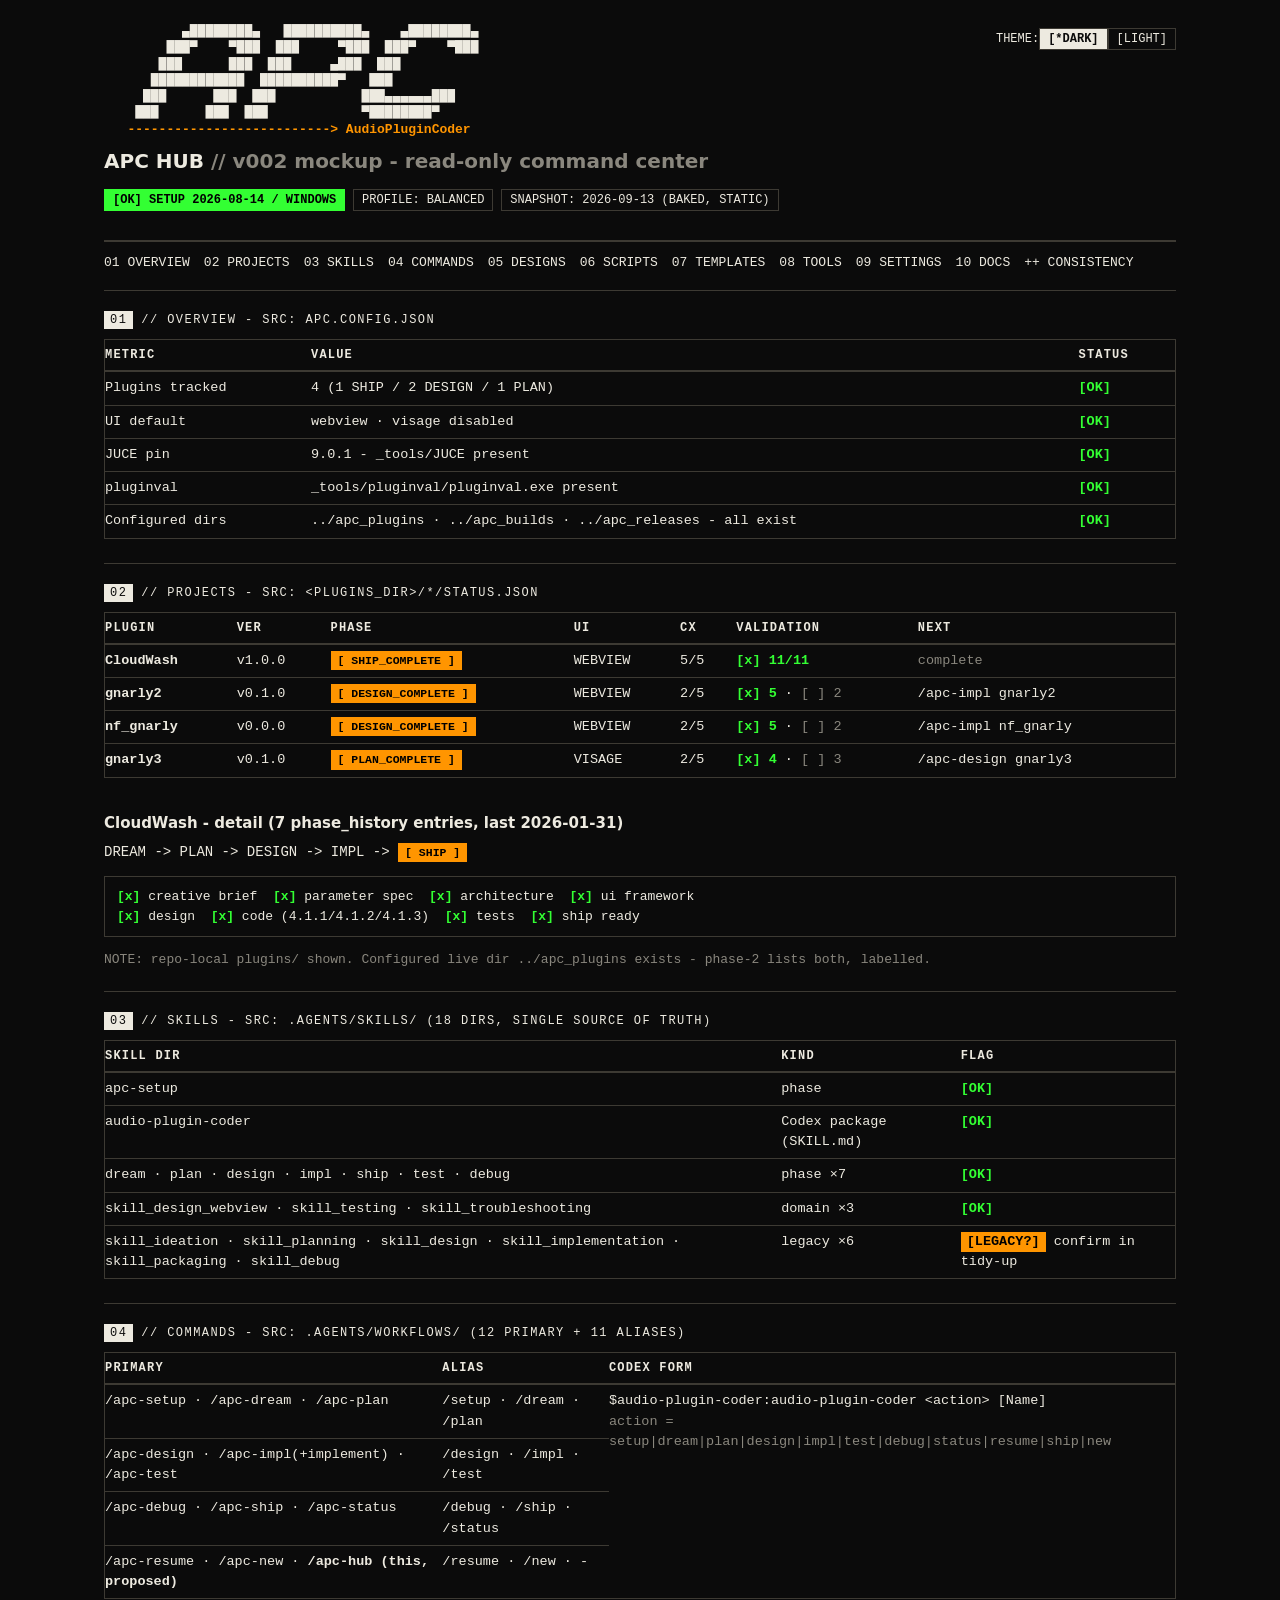
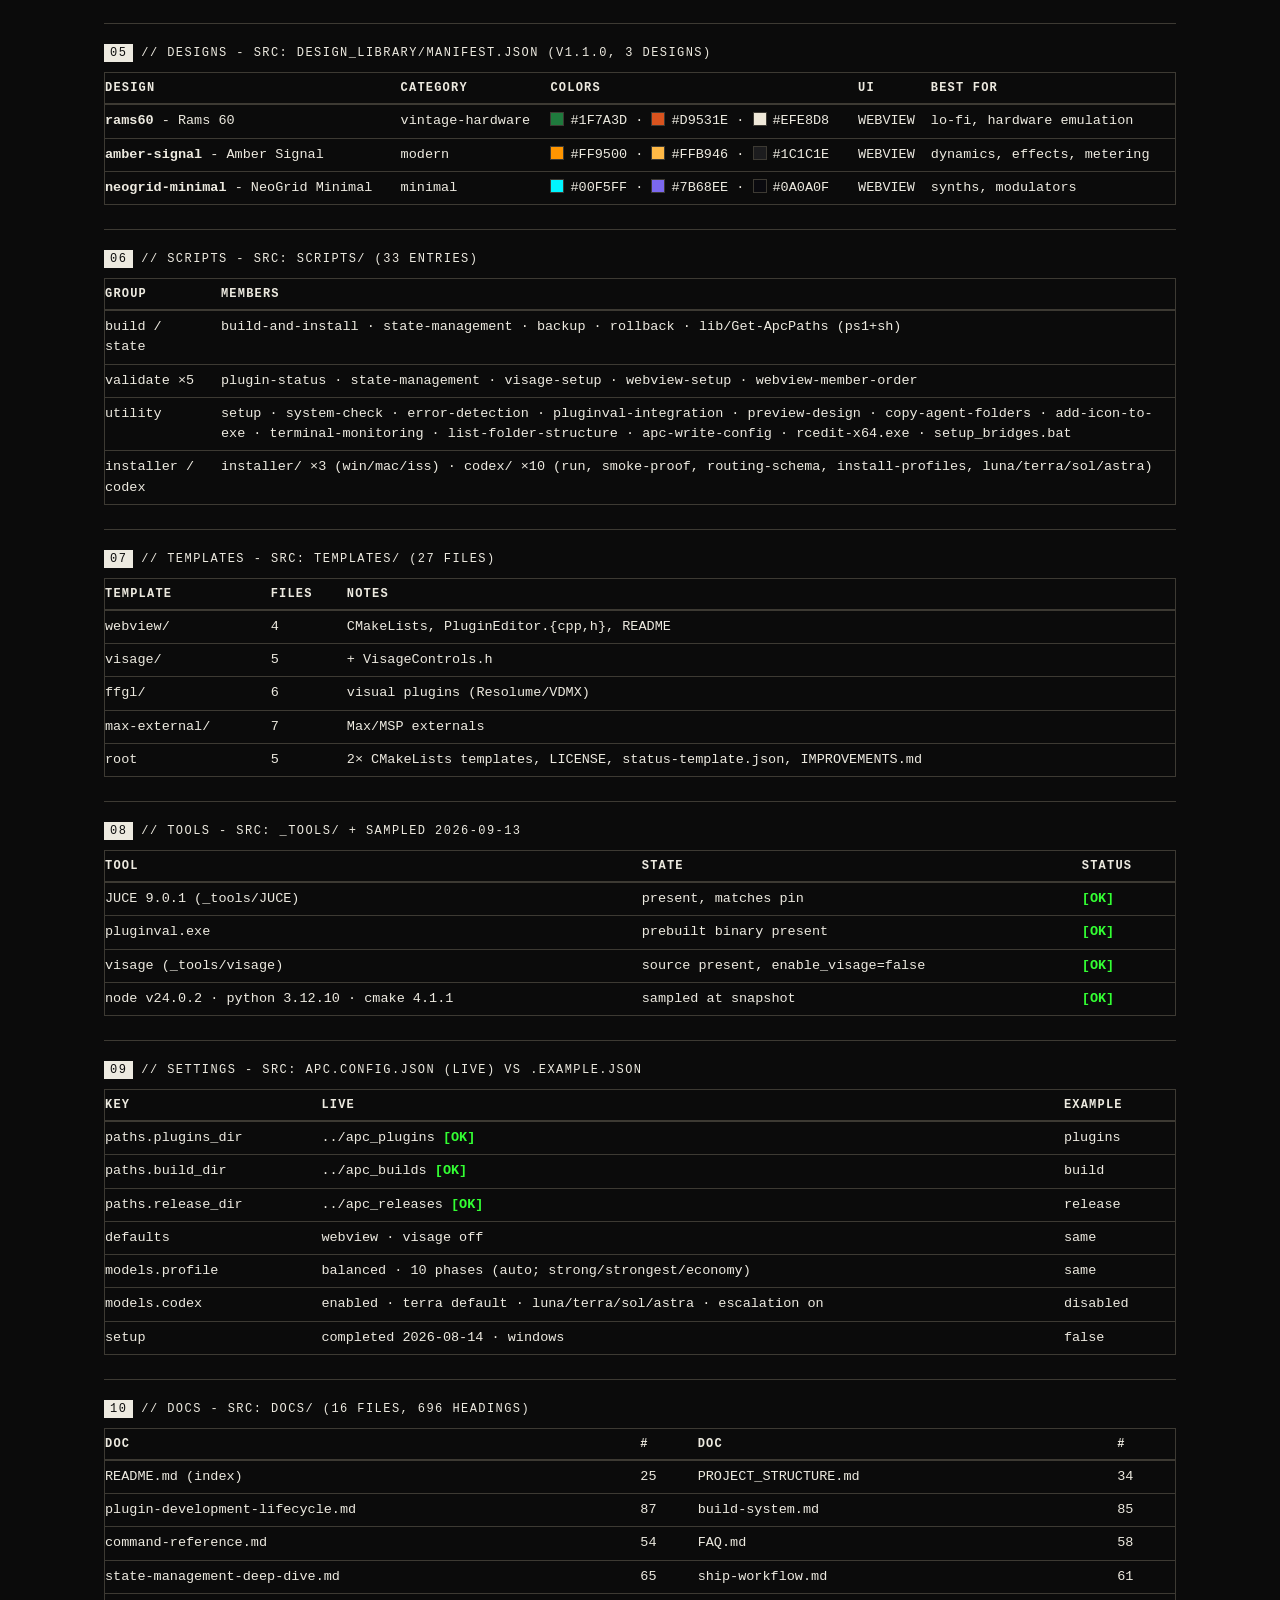
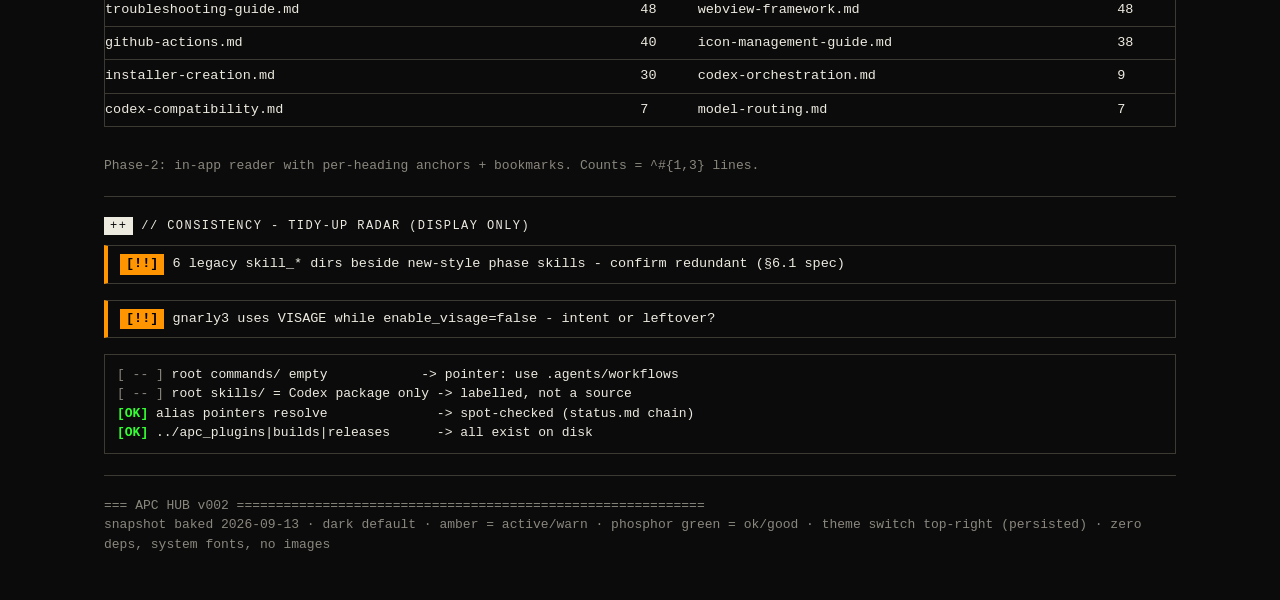
<file: hub/_design/hub_design_mockup_v002.html>
<!DOCTYPE html>
<html lang="en" data-theme="dark">
<head>
<meta charset="utf-8">
<meta name="viewport" content="width=device-width, initial-scale=1">
<title>APC HUB v002 // mockup - snapshot 2026-09-13</title>
<style>
/* == themes.css (future split): dark is default, light is alternate == */
:root, html[data-theme="dark"]{
  --paper:#0B0B0B; --ink:#EDEAE0; --muted:#8A877E;
  --rule:#3D3A33; --amber:#FF9500; --amber-ink:#000;
  --good:#33FF33; --good-ink:#000;
}
html[data-theme="light"]{
  --paper:#FAFAF7; --ink:#141414; --muted:#6B6B6B;
  --rule:#1A1A1A; --amber:#FF9500; --amber-ink:#000;
  --good:#0B7A30; --good-ink:#fff;
}
/* == base.css == */
*{box-sizing:border-box; border-radius:0 !important; box-shadow:none !important;}
::selection{background:var(--good); color:var(--good-ink);}
body{background:var(--paper); color:var(--ink);
  font-family:system-ui,"Segoe UI",Roboto,Arial,sans-serif;
  font-size:15px; line-height:1.5; margin:0;}
.mono,pre,table,code,.kicker,.nav,.theme{font-family:Consolas,"Cascadia Mono",Menlo,monospace;}
.wrap{max-width:1120px; margin:0 auto; padding:0 24px;}
a{color:var(--ink);}
/* == layout.css == */
header.top{border-bottom:2px solid var(--rule); padding:24px 0 16px;}
.headrow{display:flex; justify-content:space-between; align-items:flex-start; gap:16px; flex-wrap:wrap;}
header.top pre.logo{font-size:13px; line-height:1.25; margin:0 0 8px; overflow-x:auto;}
header.top pre.logo .amber{color:var(--amber); font-weight:bold;}
.titleline{font-size:20px; font-weight:700; margin:0;}
.badge{display:inline-block; border:1px solid var(--rule); padding:1px 8px; font-size:12px;}
.badge.ok{background:var(--good); border-color:var(--good); color:var(--good-ink); font-weight:bold;}
/* == components.css == */
.theme{font-size:12px; margin:0; white-space:nowrap; padding-top:4px;}
.theme button{font:inherit; background:transparent; color:var(--ink);
  border:1px solid var(--rule); padding:1px 8px; cursor:pointer;}
.theme button.on{background:var(--ink); color:var(--paper); font-weight:bold;}
nav.index{border-bottom:1px solid var(--rule); padding:10px 0;}
nav.index a{display:inline-block; margin:0 14px 6px 0; font-size:13px; text-decoration:none;
  border-bottom:2px solid transparent;}
nav.index a:hover{border-bottom-color:var(--amber);}
section{padding:20px 0 8px; border-bottom:1px solid var(--rule);}
.kicker{font-size:12px; text-transform:uppercase; letter-spacing:.12em; margin:0 0 10px;}
.kicker .n{display:inline-block; background:var(--ink); color:var(--paper); padding:0 6px; margin-right:8px;}
footer{padding:20px 0 40px; color:var(--muted); font-size:13px;}
table{border-collapse:collapse; width:100%; margin:0 0 16px; font-size:13.5px;}
th{font-size:12px; text-transform:uppercase; letter-spacing:.1em; text-align:left;
  border-bottom:2px solid var(--rule); padding:6px 12px 6px 0;}
td{border-bottom:1px solid var(--rule); padding:6px 12px 6px 0; vertical-align:top;}
table.grid{border:1px solid var(--rule);}
.chip{display:inline-block; border:1px solid var(--rule); padding:0 6px; font-size:11.5px;
  white-space:nowrap;}
.chip.cur{background:var(--amber); border-color:var(--amber); color:var(--amber-ink); font-weight:bold;}
.tok-ok{color:var(--good); font-weight:bold;}
.good{color:var(--good); font-weight:bold;}
.tok-warn{display:inline-block; background:var(--amber); color:var(--amber-ink);
  font-weight:bold; padding:0 6px;}
.mut{color:var(--muted);}
.pipe{font-size:14px; margin:8px 0 12px;}
.banner{border:1px solid var(--rule); border-left:4px solid var(--amber);
  padding:8px 12px; margin:0 0 16px; font-size:13.5px;}
.sw{display:inline-block; width:14px; height:14px; border:1px solid var(--rule);
  vertical-align:-2px; margin-right:6px;}
.check{white-space:nowrap;}
.scrollx{overflow-x:auto;}
h3{font-size:15px; margin:18px 0 6px;}
pre.screen{border:1px solid var(--rule); padding:10px 12px; font-size:13px;
  overflow-x:auto; background:transparent;}
@media(max-width:760px){
  header.top pre.logo{font-size:2.2vw; min-width:560px;}
  .logoscr{overflow-x:auto;}
  nav.index a{margin-right:10px;}
}
</style>
</head>
<body>
<div class="wrap">

<header class="top">
<div class="headrow">
<div>
<div class="logoscr"><pre class="logo">          ▄████████▄   ██████████▄    ▄████████▄
        ███▀    ▀███  ███     ▀███  ███▀    ▀███
       ███      ███  ███     ▄███  ███
      ████████████  ██████████▀   ███
     ███      ███  ███           ███▄▄▄▄▄▄███
    ███      ███  ███            ▀████████▀
<span class="amber">   --------------------------&gt; AudioPluginCoder</span></pre></div>
<p class="titleline">APC HUB <span class="mut">// v002 mockup - read-only command center</span></p>
</div>
<p class="theme">THEME:<button id="t-dark" class="on" onclick="__hubTheme('dark')">[*DARK]</button><button id="t-light" onclick="__hubTheme('light')">[LIGHT]</button></p>
</div>
<p class="mono" style="font-size:13px">
<span class="badge ok">[OK] SETUP 2026-08-14 / WINDOWS</span>
<span class="badge">PROFILE: BALANCED</span>
<span class="badge">SNAPSHOT: 2026-09-13 (BAKED, STATIC)</span>
</p>
</header>

<nav class="index mono">
<a href="#01-overview">01 OVERVIEW</a><a href="#02-projects">02 PROJECTS</a><a href="#03-skills">03 SKILLS</a><a href="#04-commands">04 COMMANDS</a><a href="#05-designs">05 DESIGNS</a><a href="#06-scripts">06 SCRIPTS</a><a href="#07-templates">07 TEMPLATES</a><a href="#08-tools">08 TOOLS</a><a href="#09-settings">09 SETTINGS</a><a href="#10-docs">10 DOCS</a><a href="#11-consistency">++ CONSISTENCY</a>
</nav>

<main>
<section id="01-overview">
<p class="kicker"><span class="n">01</span>// OVERVIEW - src: apc.config.json</p>
<div class="scrollx"><table class="grid">
<tr><th>Metric</th><th>Value</th><th>Status</th></tr>
<tr><td>Plugins tracked</td><td>4 (1 SHIP / 2 DESIGN / 1 PLAN)</td><td class="tok-ok">[OK]</td></tr>
<tr><td>UI default</td><td>webview · visage disabled</td><td class="tok-ok">[OK]</td></tr>
<tr><td>JUCE pin</td><td>9.0.1 - <span class="mono">_tools/JUCE</span> present</td><td class="tok-ok">[OK]</td></tr>
<tr><td>pluginval</td><td><span class="mono">_tools/pluginval/pluginval.exe</span> present</td><td class="tok-ok">[OK]</td></tr>
<tr><td>Configured dirs</td><td class="mono">../apc_plugins · ../apc_builds · ../apc_releases - all exist</td><td class="tok-ok">[OK]</td></tr>
</table></div>
</section>

<section id="02-projects">
<p class="kicker"><span class="n">02</span>// PROJECTS - src: &lt;plugins_dir&gt;/*/status.json</p>
<div class="scrollx"><table class="grid">
<tr><th>Plugin</th><th>Ver</th><th>Phase</th><th>UI</th><th>Cx</th><th>Validation</th><th>Next</th></tr>
<tr><td><b>CloudWash</b></td><td>v1.0.0</td><td><span class="chip cur">[ SHIP_COMPLETE ]</span></td><td>WEBVIEW</td><td>5/5</td><td class="check"><span class="good">[x] 11/11</span></td><td class="mut">complete</td></tr>
<tr><td><b>gnarly2</b></td><td>v0.1.0</td><td><span class="chip cur">[ DESIGN_COMPLETE ]</span></td><td>WEBVIEW</td><td>2/5</td><td class="check"><span class="good">[x] 5</span> · <span class="mut">[ ] 2</span></td><td class="mono">/apc-impl gnarly2</td></tr>
<tr><td><b>nf_gnarly</b></td><td>v0.0.0</td><td><span class="chip cur">[ DESIGN_COMPLETE ]</span></td><td>WEBVIEW</td><td>2/5</td><td class="check"><span class="good">[x] 5</span> · <span class="mut">[ ] 2</span></td><td class="mono">/apc-impl nf_gnarly</td></tr>
<tr><td><b>gnarly3</b></td><td>v0.1.0</td><td><span class="chip cur">[ PLAN_COMPLETE ]</span></td><td>VISAGE</td><td>2/5</td><td class="check"><span class="good">[x] 4</span> · <span class="mut">[ ] 3</span></td><td class="mono">/apc-design gnarly3</td></tr>
</table></div>
<h3>CloudWash - detail (7 phase_history entries, last 2026-01-31)</h3>
<p class="pipe mono">DREAM -&gt; PLAN -&gt; DESIGN -&gt; IMPL -&gt; <span class="chip cur">[ SHIP ]</span></p>
<pre class="screen"><span class="good">[x]</span> creative brief  <span class="good">[x]</span> parameter spec  <span class="good">[x]</span> architecture  <span class="good">[x]</span> ui framework
<span class="good">[x]</span> design  <span class="good">[x]</span> code (4.1.1/4.1.2/4.1.3)  <span class="good">[x]</span> tests  <span class="good">[x]</span> ship ready</pre>
<p class="mut mono" style="font-size:13px">NOTE: repo-local plugins/ shown. Configured live dir ../apc_plugins exists - phase-2 lists both, labelled.</p>
</section>

<section id="03-skills">
<p class="kicker"><span class="n">03</span>// SKILLS - src: .agents/skills/ (18 dirs, single source of truth)</p>
<div class="scrollx"><table class="grid">
<tr><th>Skill dir</th><th>Kind</th><th>Flag</th></tr>
<tr><td class="mono">apc-setup</td><td>phase</td><td class="tok-ok">[OK]</td></tr>
<tr><td class="mono">audio-plugin-coder</td><td>Codex package (SKILL.md)</td><td class="tok-ok">[OK]</td></tr>
<tr><td class="mono">dream · plan · design · impl · ship · test · debug</td><td>phase ×7</td><td class="tok-ok">[OK]</td></tr>
<tr><td class="mono">skill_design_webview · skill_testing · skill_troubleshooting</td><td>domain ×3</td><td class="tok-ok">[OK]</td></tr>
<tr><td class="mono">skill_ideation · skill_planning · skill_design · skill_implementation · skill_packaging · skill_debug</td><td>legacy ×6</td><td><span class="tok-warn">[LEGACY?]</span> confirm in tidy-up</td></tr>
</table></div>
</section>

<section id="04-commands">
<p class="kicker"><span class="n">04</span>// COMMANDS - src: .agents/workflows/ (12 primary + 11 aliases)</p>
<div class="scrollx"><table class="grid">
<tr><th>Primary</th><th>Alias</th><th>Codex form</th></tr>
<tr><td class="mono">/apc-setup · /apc-dream · /apc-plan</td><td class="mono">/setup · /dream · /plan</td><td class="mono" rowspan="4">$audio-plugin-coder:audio-plugin-coder &lt;action&gt; [Name]<br><span class="mut">action = setup|dream|plan|design|impl|test|debug|status|resume|ship|new</span></td></tr>
<tr><td class="mono">/apc-design · /apc-impl(+implement) · /apc-test</td><td class="mono">/design · /impl · /test</td></tr>
<tr><td class="mono">/apc-debug · /apc-ship · /apc-status</td><td class="mono">/debug · /ship · /status</td></tr>
<tr><td class="mono">/apc-resume · /apc-new · <b>/apc-hub (this, proposed)</b></td><td class="mono">/resume · /new · -</td></tr>
</table></div>
</section>

<section id="05-designs">
<p class="kicker"><span class="n">05</span>// DESIGNS - src: design_library/manifest.json (v1.1.0, 3 designs)</p>
<div class="scrollx"><table class="grid">
<tr><th>Design</th><th>Category</th><th>Colors</th><th>UI</th><th>Best for</th></tr>
<tr><td><b>rams60</b> - Rams 60</td><td>vintage-hardware</td><td><span class="sw" style="background:#1F7A3D"></span><span class="mono">#1F7A3D</span> · <span class="sw" style="background:#D9531E"></span><span class="mono">#D9531E</span> · <span class="sw" style="background:#EFE8D8"></span><span class="mono">#EFE8D8</span></td><td>WEBVIEW</td><td>lo-fi, hardware emulation</td></tr>
<tr><td><b>amber-signal</b> - Amber Signal</td><td>modern</td><td><span class="sw" style="background:#FF9500"></span><span class="mono">#FF9500</span> · <span class="sw" style="background:#FFB946"></span><span class="mono">#FFB946</span> · <span class="sw" style="background:#1C1C1E"></span><span class="mono">#1C1C1E</span></td><td>WEBVIEW</td><td>dynamics, effects, metering</td></tr>
<tr><td><b>neogrid-minimal</b> - NeoGrid Minimal</td><td>minimal</td><td><span class="sw" style="background:#00F5FF"></span><span class="mono">#00F5FF</span> · <span class="sw" style="background:#7B68EE"></span><span class="mono">#7B68EE</span> · <span class="sw" style="background:#0A0A0F"></span><span class="mono">#0A0A0F</span></td><td>WEBVIEW</td><td>synths, modulators</td></tr>
</table></div>
</section>

<section id="06-scripts">
<p class="kicker"><span class="n">06</span>// SCRIPTS - src: scripts/ (33 entries)</p>
<div class="scrollx"><table class="grid">
<tr><th>Group</th><th>Members</th></tr>
<tr><td>build / state</td><td class="mono">build-and-install · state-management · backup · rollback · lib/Get-ApcPaths (ps1+sh)</td></tr>
<tr><td>validate ×5</td><td class="mono">plugin-status · state-management · visage-setup · webview-setup · webview-member-order</td></tr>
<tr><td>utility</td><td class="mono">setup · system-check · error-detection · pluginval-integration · preview-design · copy-agent-folders · add-icon-to-exe · terminal-monitoring · list-folder-structure · apc-write-config · rcedit-x64.exe · setup_bridges.bat</td></tr>
<tr><td>installer / codex</td><td class="mono">installer/ ×3 (win/mac/iss) · codex/ ×10 (run, smoke-proof, routing-schema, install-profiles, luna/terra/sol/astra)</td></tr>
</table></div>
</section>

<section id="07-templates">
<p class="kicker"><span class="n">07</span>// TEMPLATES - src: templates/ (27 files)</p>
<div class="scrollx"><table class="grid">
<tr><th>Template</th><th>Files</th><th>Notes</th></tr>
<tr><td class="mono">webview/</td><td>4</td><td>CMakeLists, PluginEditor.{cpp,h}, README</td></tr>
<tr><td class="mono">visage/</td><td>5</td><td>+ VisageControls.h</td></tr>
<tr><td class="mono">ffgl/</td><td>6</td><td>visual plugins (Resolume/VDMX)</td></tr>
<tr><td class="mono">max-external/</td><td>7</td><td>Max/MSP externals</td></tr>
<tr><td class="mono">root</td><td>5</td><td>2× CMakeLists templates, LICENSE, status-template.json, IMPROVEMENTS.md</td></tr>
</table></div>
</section>

<section id="08-tools">
<p class="kicker"><span class="n">08</span>// TOOLS - src: _tools/ + sampled 2026-09-13</p>
<div class="scrollx"><table class="grid">
<tr><th>Tool</th><th>State</th><th>Status</th></tr>
<tr><td class="mono">JUCE 9.0.1 (_tools/JUCE)</td><td>present, matches pin</td><td class="tok-ok">[OK]</td></tr>
<tr><td class="mono">pluginval.exe</td><td>prebuilt binary present</td><td class="tok-ok">[OK]</td></tr>
<tr><td class="mono">visage (_tools/visage)</td><td>source present, enable_visage=false</td><td class="tok-ok">[OK]</td></tr>
<tr><td class="mono">node v24.0.2 · python 3.12.10 · cmake 4.1.1</td><td>sampled at snapshot</td><td class="tok-ok">[OK]</td></tr>
</table></div>
</section>

<section id="09-settings">
<p class="kicker"><span class="n">09</span>// SETTINGS - src: apc.config.json (live) vs .example.json</p>
<div class="scrollx"><table class="grid">
<tr><th>Key</th><th>Live</th><th>Example</th></tr>
<tr><td class="mono">paths.plugins_dir</td><td class="mono">../apc_plugins <span class="good">[OK]</span></td><td class="mono">plugins</td></tr>
<tr><td class="mono">paths.build_dir</td><td class="mono">../apc_builds <span class="good">[OK]</span></td><td class="mono">build</td></tr>
<tr><td class="mono">paths.release_dir</td><td class="mono">../apc_releases <span class="good">[OK]</span></td><td class="mono">release</td></tr>
<tr><td class="mono">defaults</td><td class="mono">webview · visage off</td><td class="mono">same</td></tr>
<tr><td class="mono">models.profile</td><td class="mono">balanced · 10 phases (auto; strong/strongest/economy)</td><td class="mono">same</td></tr>
<tr><td class="mono">models.codex</td><td class="mono">enabled · terra default · luna/terra/sol/astra · escalation on</td><td class="mono">disabled</td></tr>
<tr><td class="mono">setup</td><td class="mono">completed 2026-08-14 · windows</td><td class="mono">false</td></tr>
</table></div>
</section>

<section id="10-docs">
<p class="kicker"><span class="n">10</span>// DOCS - src: docs/ (16 files, 696 headings)</p>
<div class="scrollx"><table class="grid">
<tr><th>Doc</th><th>#</th><th>Doc</th><th>#</th></tr>
<tr><td class="mono">README.md (index)</td><td>25</td><td class="mono">PROJECT_STRUCTURE.md</td><td>34</td></tr>
<tr><td class="mono">plugin-development-lifecycle.md</td><td>87</td><td class="mono">build-system.md</td><td>85</td></tr>
<tr><td class="mono">command-reference.md</td><td>54</td><td class="mono">FAQ.md</td><td>58</td></tr>
<tr><td class="mono">state-management-deep-dive.md</td><td>65</td><td class="mono">ship-workflow.md</td><td>61</td></tr>
<tr><td class="mono">troubleshooting-guide.md</td><td>48</td><td class="mono">webview-framework.md</td><td>48</td></tr>
<tr><td class="mono">github-actions.md</td><td>40</td><td class="mono">icon-management-guide.md</td><td>38</td></tr>
<tr><td class="mono">installer-creation.md</td><td>30</td><td class="mono">codex-orchestration.md</td><td>9</td></tr>
<tr><td class="mono">codex-compatibility.md</td><td>7</td><td class="mono">model-routing.md</td><td>7</td></tr>
</table></div>
<p class="mut mono" style="font-size:13px">Phase-2: in-app reader with per-heading anchors + bookmarks. Counts = ^#{1,3} lines.</p>
</section>

<section id="11-consistency">
<p class="kicker"><span class="n">++</span>// CONSISTENCY - tidy-up radar (display only)</p>
<div class="banner mono"><span class="tok-warn">[!!]</span> 6 legacy <span class="mono">skill_*</span> dirs beside new-style phase skills - confirm redundant (§6.1 spec)</div>
<div class="banner mono"><span class="tok-warn">[!!]</span> gnarly3 uses VISAGE while <span class="mono">enable_visage=false</span> - intent or leftover?</div>
<pre class="screen"><span class="mut">[ -- ]</span> root commands/ empty            -&gt; pointer: use .agents/workflows
<span class="mut">[ -- ]</span> root skills/ = Codex package only -&gt; labelled, not a source
<span class="good">[OK]</span> alias pointers resolve              -&gt; spot-checked (status.md chain)
<span class="good">[OK]</span> ../apc_plugins|builds|releases      -&gt; all exist on disk</pre>
</section>
</main>

<footer class="mono">
=== APC HUB v002 ============================================================<br>
snapshot baked 2026-09-13 · dark default · amber = active/warn · phosphor green = ok/good · theme switch top-right (persisted) · zero deps, system fonts, no images
</footer>

</div>
<!-- theme switch: the single JS exception allowed by spec v002 §5.9 -->
<script>
(function(){
  var KEY='apc-hub-theme', t=null;
  try{ t=localStorage.getItem(KEY); }catch(e){}
  if(t!=='light'&&t!=='dark'){ t='dark'; } /* default: dark */
  document.documentElement.setAttribute('data-theme',t);
  function paint(){
    var dark=document.documentElement.getAttribute('data-theme')==='dark';
    var bd=document.getElementById('t-dark'), bl=document.getElementById('t-light');
    bd.textContent=dark?'[*DARK]':'[DARK]'; bl.textContent=dark?'[LIGHT]':'[*LIGHT]';
    bd.className=dark?'on':''; bl.className=dark?'':'on';
  }
  window.__hubTheme=function(n){
    document.documentElement.setAttribute('data-theme',n);
    try{ localStorage.setItem(KEY,n); }catch(e){}
    paint();
  };
  paint();
})();
</script>
</body>
</html>
</file>
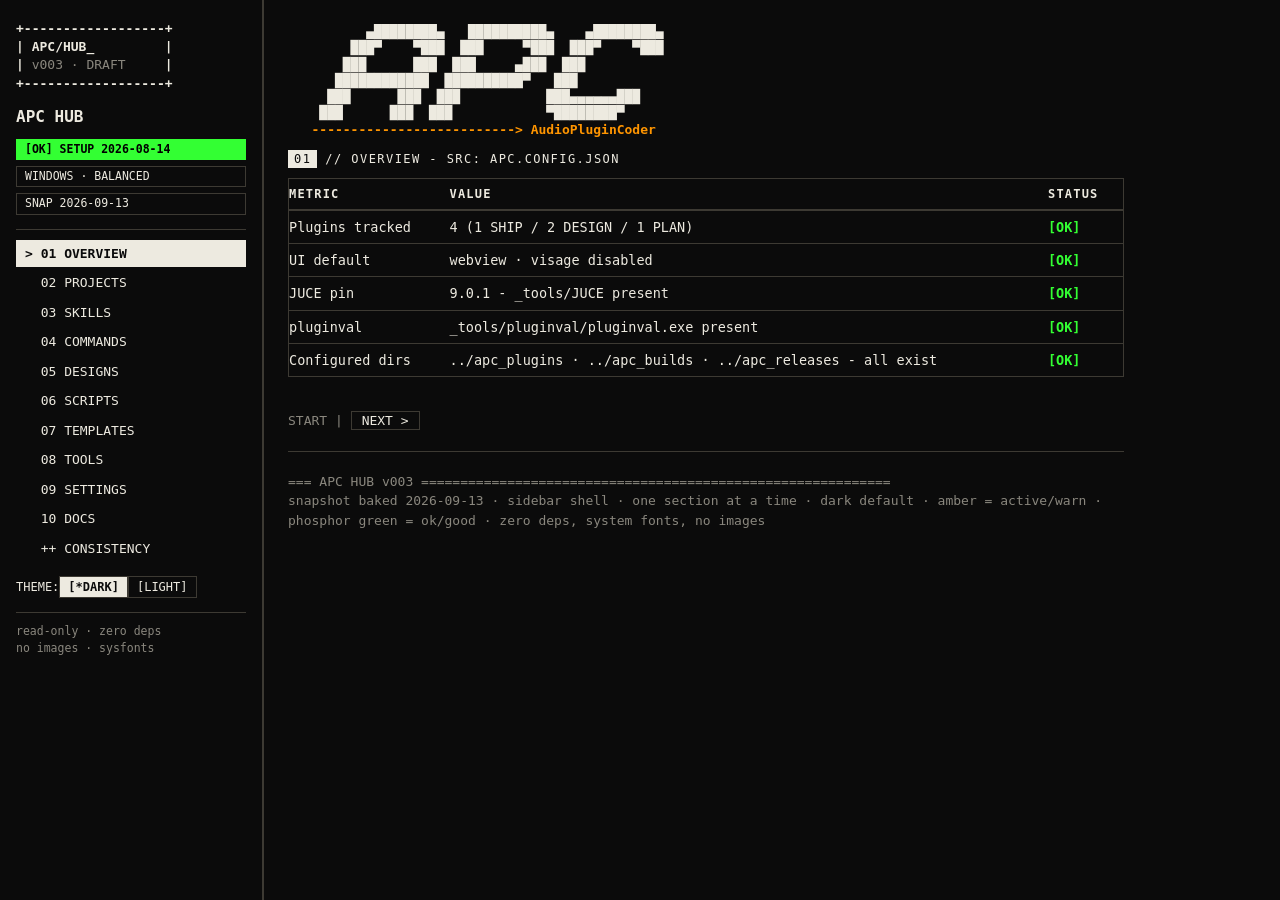
<file: hub/_design/hub_design_mockup_v003.html>
<!DOCTYPE html>
<html lang="en" data-theme="dark">
<head>
<meta charset="utf-8">
<meta name="viewport" content="width=device-width, initial-scale=1">
<title>APC HUB v003 // mockup - snapshot 2026-09-13</title>
<style>
/* == themes.css: dark is default, light is alternate == */
:root, html[data-theme="dark"]{
  --paper:#0B0B0B; --ink:#EDEAE0; --muted:#8A877E;
  --rule:#3D3A33; --amber:#FF9500; --amber-ink:#000;
  --good:#33FF33; --good-ink:#000;
}
html[data-theme="light"]{
  --paper:#FAFAF7; --ink:#141414; --muted:#6B6B6B;
  --rule:#1A1A1A; --amber:#FF9500; --amber-ink:#000;
  --good:#0B7A30; --good-ink:#fff;
}
/* == base.css == */
*{box-sizing:border-box; border-radius:0 !important; box-shadow:none !important;}
::selection{background:var(--good); color:var(--good-ink);}
body{background:var(--paper); color:var(--ink);
  font-family:system-ui,"Segoe UI",Roboto,Arial,sans-serif;
  font-size:15px; line-height:1.5; margin:0;}
.mono,pre,table,code,.kicker,.side{font-family:Consolas,"Cascadia Mono",Menlo,monospace;}
a{color:var(--ink);}
/* == shell.css: sidebar + single-section switching (CSS-only) == */
.shell{display:grid; grid-template-columns:264px 1fr; min-height:100vh;}
.side{border-right:2px solid var(--rule); padding:20px 16px; font-size:13px;
  position:sticky; top:0; height:100vh; overflow-y:auto;}
.side pre.mark{font-size:13px; line-height:1.4; margin:0 0 12px; font-weight:bold;}
.side pre.mark .mut{font-weight:normal;}
.sidetitle{font-size:16px; font-weight:700; margin:0 0 10px;}
.side .badge{display:block; margin:0 0 6px; border:1px solid var(--rule);
  padding:1px 8px; font-size:11.5px;}
.side .badge.ok{background:var(--good); border-color:var(--good);
  color:var(--good-ink); font-weight:bold;}
.sidenav{margin:14px 0; border-top:1px solid var(--rule); padding-top:10px;}
.sidenav a{display:block; padding:3px 8px; text-decoration:none;
  border:1px solid transparent; margin-bottom:2px;}
.sidenav a:hover{border-color:var(--rule);}
.sidenav a::before{content:"\00a0\00a0";}
.theme{font-size:12px; margin:12px 0 0; white-space:nowrap;}
.theme button{font:inherit; background:transparent; color:var(--ink);
  border:1px solid var(--rule); padding:1px 8px; cursor:pointer;}
.theme button.on{background:var(--ink); color:var(--paper); font-weight:bold;}
.sidefoot{color:var(--muted); font-size:11.5px; margin:14px 0 0;
  border-top:1px solid var(--rule); padding-top:10px;}
.content{padding:8px 24px 0; max-width:884px;}
.content footer{padding:20px 0 40px; color:var(--muted); font-size:13px;
  border-top:1px solid var(--rule); margin-top:8px;}
/* single active section; hash IS the state (spec §5.13) */
.content main section{display:none; padding:16px 0 8px;}
.content main section:target{display:block;}
body:not(:has(main section:target)) section[id="01-overview"]{display:block;}
body:not(:has(main section:target)) a[href="#01-overview"],
body:has(section[id="01-overview"]:target) a[href="#01-overview"],
body:has(section[id="02-projects"]:target) a[href="#02-projects"],
body:has(section[id="03-skills"]:target) a[href="#03-skills"],
body:has(section[id="04-commands"]:target) a[href="#04-commands"],
body:has(section[id="05-designs"]:target) a[href="#05-designs"],
body:has(section[id="06-scripts"]:target) a[href="#06-scripts"],
body:has(section[id="07-templates"]:target) a[href="#07-templates"],
body:has(section[id="08-tools"]:target) a[href="#08-tools"],
body:has(section[id="09-settings"]:target) a[href="#09-settings"],
body:has(section[id="10-docs"]:target) a[href="#10-docs"],
body:has(section[id="11-consistency"]:target) a[href="#11-consistency"]{
  background:var(--ink); color:var(--paper); font-weight:bold;}
body:not(:has(main section:target)) a[href="#01-overview"]::before,
body:has(section[id="01-overview"]:target) a[href="#01-overview"]::before,
body:has(section[id="02-projects"]:target) a[href="#02-projects"]::before,
body:has(section[id="03-skills"]:target) a[href="#03-skills"]::before,
body:has(section[id="04-commands"]:target) a[href="#04-commands"]::before,
body:has(section[id="05-designs"]:target) a[href="#05-designs"]::before,
body:has(section[id="06-scripts"]:target) a[href="#06-scripts"]::before,
body:has(section[id="07-templates"]:target) a[href="#07-templates"]::before,
body:has(section[id="08-tools"]:target) a[href="#08-tools"]::before,
body:has(section[id="09-settings"]:target) a[href="#09-settings"]::before,
body:has(section[id="10-docs"]:target) a[href="#10-docs"]::before,
body:has(section[id="11-consistency"]:target) a[href="#11-consistency"]::before{
  content:"> ";}
/* == layout.css == */
header.fullog pre.logo{font-size:13px; line-height:1.25; margin:0 0 12px; overflow-x:auto;}
header.fullog pre.logo .amber{color:var(--amber); font-weight:bold;}
.titleline{font-size:20px; font-weight:700; margin:0 0 12px;}
.kicker{font-size:12px; text-transform:uppercase; letter-spacing:.12em; margin:0 0 10px;}
.kicker .n{display:inline-block; background:var(--ink); color:var(--paper); padding:0 6px; margin-right:8px;}
.pager{margin:18px 0 4px; font-size:13px;}
.pager a{text-decoration:none; border:1px solid var(--rule); padding:1px 10px;}
.pager a:hover{border-color:var(--amber);}
/* == components.css == */
table{border-collapse:collapse; width:100%; margin:0 0 16px; font-size:13.5px;}
th{font-size:12px; text-transform:uppercase; letter-spacing:.1em; text-align:left;
  border-bottom:2px solid var(--rule); padding:6px 12px 6px 0;}
td{border-bottom:1px solid var(--rule); padding:6px 12px 6px 0; vertical-align:top;}
table.grid{border:1px solid var(--rule);}
.chip{display:inline-block; border:1px solid var(--rule); padding:0 6px; font-size:11.5px;
  white-space:nowrap;}
.chip.cur{background:var(--amber); border-color:var(--amber); color:var(--amber-ink); font-weight:bold;}
.tok-ok{color:var(--good); font-weight:bold;}
.good{color:var(--good); font-weight:bold;}
.tok-warn{display:inline-block; background:var(--amber); color:var(--amber-ink);
  font-weight:bold; padding:0 6px;}
.mut{color:var(--muted);}
.pipe{font-size:14px; margin:8px 0 12px;}
.banner{border:1px solid var(--rule); border-left:4px solid var(--amber);
  padding:8px 12px; margin:0 0 16px; font-size:13.5px;}
.sw{display:inline-block; width:14px; height:14px; border:1px solid var(--rule);
  vertical-align:-2px; margin-right:6px;}
.check{white-space:nowrap;}
.scrollx{overflow-x:auto;}
h3{font-size:15px; margin:18px 0 6px;}
pre.screen{border:1px solid var(--rule); padding:10px 12px; font-size:13px;
  overflow-x:auto; background:transparent;}
@media(max-width:900px){
  .shell{grid-template-columns:1fr;}
  .side{position:static; height:auto; border-right:none; border-bottom:2px solid var(--rule);}
  .sidenav a{display:inline-block; margin:0 8px 6px 0;}
  header.fullog pre.logo{font-size:2.2vw; min-width:560px;}
  .logoscr{overflow-x:auto;}
}
@media print{
  .side{display:none;}
  .shell{display:block;}
  .content main section{display:block !important;}
  .pager{display:none;}
}
</style>
</head>
<body>
<div class="shell">

<aside class="side">
<pre class="mark">+------------------+
| APC/HUB_         |
| <span class="mut">v003 · DRAFT</span>     |
+------------------+</pre>
<p class="sidetitle">APC HUB</p>
<p style="margin:0 0 4px"><span class="badge ok">[OK] SETUP 2026-08-14</span><span class="badge">WINDOWS · BALANCED</span><span class="badge">SNAP 2026-09-13</span></p>
<nav class="sidenav">
<a href="#01-overview">01 OVERVIEW</a><a href="#02-projects">02 PROJECTS</a><a href="#03-skills">03 SKILLS</a><a href="#04-commands">04 COMMANDS</a><a href="#05-designs">05 DESIGNS</a><a href="#06-scripts">06 SCRIPTS</a><a href="#07-templates">07 TEMPLATES</a><a href="#08-tools">08 TOOLS</a><a href="#09-settings">09 SETTINGS</a><a href="#10-docs">10 DOCS</a><a href="#11-consistency">++ CONSISTENCY</a>
</nav>
<p class="theme">THEME:<button id="t-dark" class="on" onclick="__hubTheme('dark')">[*DARK]</button><button id="t-light" onclick="__hubTheme('light')">[LIGHT]</button></p>
<p class="sidefoot">read-only · zero deps<br>no images · sysfonts</p>
</aside>

<div class="content">
<main>

<section id="01-overview">
<header class="fullog"><div class="logoscr"><pre class="logo">          ▄████████▄   ██████████▄    ▄████████▄
        ███▀    ▀███  ███     ▀███  ███▀    ▀███
       ███      ███  ███     ▄███  ███
      ████████████  ██████████▀   ███
     ███      ███  ███           ███▄▄▄▄▄▄███
    ███      ███  ███            ▀████████▀
<span class="amber">   --------------------------&gt; AudioPluginCoder</span></pre></div></header>
<p class="kicker"><span class="n">01</span>// OVERVIEW - src: apc.config.json</p>
<div class="scrollx"><table class="grid">
<tr><th>Metric</th><th>Value</th><th>Status</th></tr>
<tr><td>Plugins tracked</td><td>4 (1 SHIP / 2 DESIGN / 1 PLAN)</td><td class="tok-ok">[OK]</td></tr>
<tr><td>UI default</td><td>webview · visage disabled</td><td class="tok-ok">[OK]</td></tr>
<tr><td>JUCE pin</td><td>9.0.1 - <span class="mono">_tools/JUCE</span> present</td><td class="tok-ok">[OK]</td></tr>
<tr><td>pluginval</td><td><span class="mono">_tools/pluginval/pluginval.exe</span> present</td><td class="tok-ok">[OK]</td></tr>
<tr><td>Configured dirs</td><td class="mono">../apc_plugins · ../apc_builds · ../apc_releases - all exist</td><td class="tok-ok">[OK]</td></tr>
</table></div>
<p class="mono pager"><span class="mut">START</span> <span class="mut">|</span> <a href="#02-projects">NEXT &gt;</a></p>
</section>

<section id="02-projects">
<p class="kicker"><span class="n">02</span>// PROJECTS - src: &lt;plugins_dir&gt;/*/status.json</p>
<div class="scrollx"><table class="grid">
<tr><th>Plugin</th><th>Ver</th><th>Phase</th><th>UI</th><th>Cx</th><th>Validation</th><th>Next</th></tr>
<tr><td><b>CloudWash</b></td><td>v1.0.0</td><td><span class="chip cur">[ SHIP_COMPLETE ]</span></td><td>WEBVIEW</td><td>5/5</td><td class="check"><span class="good">[x] 11/11</span></td><td class="mut">complete</td></tr>
<tr><td><b>gnarly2</b></td><td>v0.1.0</td><td><span class="chip cur">[ DESIGN_COMPLETE ]</span></td><td>WEBVIEW</td><td>2/5</td><td class="check"><span class="good">[x] 5</span> · <span class="mut">[ ] 2</span></td><td class="mono">/apc-impl gnarly2</td></tr>
<tr><td><b>nf_gnarly</b></td><td>v0.0.0</td><td><span class="chip cur">[ DESIGN_COMPLETE ]</span></td><td>WEBVIEW</td><td>2/5</td><td class="check"><span class="good">[x] 5</span> · <span class="mut">[ ] 2</span></td><td class="mono">/apc-impl nf_gnarly</td></tr>
<tr><td><b>gnarly3</b></td><td>v0.1.0</td><td><span class="chip cur">[ PLAN_COMPLETE ]</span></td><td>VISAGE</td><td>2/5</td><td class="check"><span class="good">[x] 4</span> · <span class="mut">[ ] 3</span></td><td class="mono">/apc-design gnarly3</td></tr>
</table></div>
<h3>CloudWash - detail (7 phase_history entries, last 2026-01-31)</h3>
<p class="pipe mono">DREAM -&gt; PLAN -&gt; DESIGN -&gt; IMPL -&gt; <span class="chip cur">[ SHIP ]</span></p>
<pre class="screen"><span class="good">[x]</span> creative brief  <span class="good">[x]</span> parameter spec  <span class="good">[x]</span> architecture  <span class="good">[x]</span> ui framework
<span class="good">[x]</span> design  <span class="good">[x]</span> code (4.1.1/4.1.2/4.1.3)  <span class="good">[x]</span> tests  <span class="good">[x]</span> ship ready</pre>
<p class="mut mono" style="font-size:13px">NOTE: repo-local plugins/ shown. Configured live dir ../apc_plugins exists - phase-2 lists both, labelled.</p>
<p class="mono pager"><a href="#01-overview">&lt; PREV</a> <span class="mut">|</span> <a href="#03-skills">NEXT &gt;</a></p>
</section>

<section id="03-skills">
<p class="kicker"><span class="n">03</span>// SKILLS - src: .agents/skills/ (18 dirs, single source of truth)</p>
<div class="scrollx"><table class="grid">
<tr><th>Skill dir</th><th>Kind</th><th>Flag</th></tr>
<tr><td class="mono">apc-setup</td><td>phase</td><td class="tok-ok">[OK]</td></tr>
<tr><td class="mono">audio-plugin-coder</td><td>Codex package (SKILL.md)</td><td class="tok-ok">[OK]</td></tr>
<tr><td class="mono">dream · plan · design · impl · ship · test · debug</td><td>phase ×7</td><td class="tok-ok">[OK]</td></tr>
<tr><td class="mono">skill_design_webview · skill_testing · skill_troubleshooting</td><td>domain ×3</td><td class="tok-ok">[OK]</td></tr>
<tr><td class="mono">skill_ideation · skill_planning · skill_design · skill_implementation · skill_packaging · skill_debug</td><td>legacy ×6</td><td><span class="tok-warn">[LEGACY?]</span> confirm in tidy-up</td></tr>
</table></div>
<p class="mono pager"><a href="#02-projects">&lt; PREV</a> <span class="mut">|</span> <a href="#04-commands">NEXT &gt;</a></p>
</section>

<section id="04-commands">
<p class="kicker"><span class="n">04</span>// COMMANDS - src: .agents/workflows/ (12 primary + 11 aliases)</p>
<div class="scrollx"><table class="grid">
<tr><th>Primary</th><th>Alias</th><th>Codex form</th></tr>
<tr><td class="mono">/apc-setup · /apc-dream · /apc-plan</td><td class="mono">/setup · /dream · /plan</td><td class="mono" rowspan="4">$audio-plugin-coder:audio-plugin-coder &lt;action&gt; [Name]<br><span class="mut">action = setup|dream|plan|design|impl|test|debug|status|resume|ship|new</span></td></tr>
<tr><td class="mono">/apc-design · /apc-impl(+implement) · /apc-test</td><td class="mono">/design · /impl · /test</td></tr>
<tr><td class="mono">/apc-debug · /apc-ship · /apc-status</td><td class="mono">/debug · /ship · /status</td></tr>
<tr><td class="mono">/apc-resume · /apc-new · <b>/apc-hub (this, proposed)</b></td><td class="mono">/resume · /new · -</td></tr>
</table></div>
<p class="mono pager"><a href="#03-skills">&lt; PREV</a> <span class="mut">|</span> <a href="#05-designs">NEXT &gt;</a></p>
</section>

<section id="05-designs">
<p class="kicker"><span class="n">05</span>// DESIGNS - src: design_library/manifest.json (v1.1.0, 3 designs)</p>
<div class="scrollx"><table class="grid">
<tr><th>Design</th><th>Category</th><th>Colors</th><th>UI</th><th>Best for</th></tr>
<tr><td><b>rams60</b> - Rams 60</td><td>vintage-hardware</td><td><span class="sw" style="background:#1F7A3D"></span><span class="mono">#1F7A3D</span> · <span class="sw" style="background:#D9531E"></span><span class="mono">#D9531E</span> · <span class="sw" style="background:#EFE8D8"></span><span class="mono">#EFE8D8</span></td><td>WEBVIEW</td><td>lo-fi, hardware emulation</td></tr>
<tr><td><b>amber-signal</b> - Amber Signal</td><td>modern</td><td><span class="sw" style="background:#FF9500"></span><span class="mono">#FF9500</span> · <span class="sw" style="background:#FFB946"></span><span class="mono">#FFB946</span> · <span class="sw" style="background:#1C1C1E"></span><span class="mono">#1C1C1E</span></td><td>WEBVIEW</td><td>dynamics, effects, metering</td></tr>
<tr><td><b>neogrid-minimal</b> - NeoGrid Minimal</td><td>minimal</td><td><span class="sw" style="background:#00F5FF"></span><span class="mono">#00F5FF</span> · <span class="sw" style="background:#7B68EE"></span><span class="mono">#7B68EE</span> · <span class="sw" style="background:#0A0A0F"></span><span class="mono">#0A0A0F</span></td><td>WEBVIEW</td><td>synths, modulators</td></tr>
</table></div>
<p class="mono pager"><a href="#04-commands">&lt; PREV</a> <span class="mut">|</span> <a href="#06-scripts">NEXT &gt;</a></p>
</section>

<section id="06-scripts">
<p class="kicker"><span class="n">06</span>// SCRIPTS - src: scripts/ (33 entries)</p>
<div class="scrollx"><table class="grid">
<tr><th>Group</th><th>Members</th></tr>
<tr><td>build / state</td><td class="mono">build-and-install · state-management · backup · rollback · lib/Get-ApcPaths (ps1+sh)</td></tr>
<tr><td>validate ×5</td><td class="mono">plugin-status · state-management · visage-setup · webview-setup · webview-member-order</td></tr>
<tr><td>utility</td><td class="mono">setup · system-check · error-detection · pluginval-integration · preview-design · copy-agent-folders · add-icon-to-exe · terminal-monitoring · list-folder-structure · apc-write-config · rcedit-x64.exe · setup_bridges.bat</td></tr>
<tr><td>installer / codex</td><td class="mono">installer/ ×3 (win/mac/iss) · codex/ ×10 (run, smoke-proof, routing-schema, install-profiles, luna/terra/sol/astra)</td></tr>
</table></div>
<p class="mono pager"><a href="#05-designs">&lt; PREV</a> <span class="mut">|</span> <a href="#07-templates">NEXT &gt;</a></p>
</section>

<section id="07-templates">
<p class="kicker"><span class="n">07</span>// TEMPLATES - src: templates/ (27 files)</p>
<div class="scrollx"><table class="grid">
<tr><th>Template</th><th>Files</th><th>Notes</th></tr>
<tr><td class="mono">webview/</td><td>4</td><td>CMakeLists, PluginEditor.{cpp,h}, README</td></tr>
<tr><td class="mono">visage/</td><td>5</td><td>+ VisageControls.h</td></tr>
<tr><td class="mono">ffgl/</td><td>6</td><td>visual plugins (Resolume/VDMX)</td></tr>
<tr><td class="mono">max-external/</td><td>7</td><td>Max/MSP externals</td></tr>
<tr><td class="mono">root</td><td>5</td><td>2× CMakeLists templates, LICENSE, status-template.json, IMPROVEMENTS.md</td></tr>
</table></div>
<p class="mono pager"><a href="#06-scripts">&lt; PREV</a> <span class="mut">|</span> <a href="#08-tools">NEXT &gt;</a></p>
</section>

<section id="08-tools">
<p class="kicker"><span class="n">08</span>// TOOLS - src: _tools/ + sampled 2026-09-13</p>
<div class="scrollx"><table class="grid">
<tr><th>Tool</th><th>State</th><th>Status</th></tr>
<tr><td class="mono">JUCE 9.0.1 (_tools/JUCE)</td><td>present, matches pin</td><td class="tok-ok">[OK]</td></tr>
<tr><td class="mono">pluginval.exe</td><td>prebuilt binary present</td><td class="tok-ok">[OK]</td></tr>
<tr><td class="mono">visage (_tools/visage)</td><td>source present, enable_visage=false</td><td class="tok-ok">[OK]</td></tr>
<tr><td class="mono">node v24.0.2 · python 3.12.10 · cmake 4.1.1</td><td>sampled at snapshot</td><td class="tok-ok">[OK]</td></tr>
</table></div>
<p class="mono pager"><a href="#07-templates">&lt; PREV</a> <span class="mut">|</span> <a href="#09-settings">NEXT &gt;</a></p>
</section>

<section id="09-settings">
<p class="kicker"><span class="n">09</span>// SETTINGS - src: apc.config.json (live) vs .example.json</p>
<div class="scrollx"><table class="grid">
<tr><th>Key</th><th>Live</th><th>Example</th></tr>
<tr><td class="mono">paths.plugins_dir</td><td class="mono">../apc_plugins <span class="good">[OK]</span></td><td class="mono">plugins</td></tr>
<tr><td class="mono">paths.build_dir</td><td class="mono">../apc_builds <span class="good">[OK]</span></td><td class="mono">build</td></tr>
<tr><td class="mono">paths.release_dir</td><td class="mono">../apc_releases <span class="good">[OK]</span></td><td class="mono">release</td></tr>
<tr><td class="mono">defaults</td><td class="mono">webview · visage off</td><td class="mono">same</td></tr>
<tr><td class="mono">models.profile</td><td class="mono">balanced · 10 phases (auto; strong/strongest/economy)</td><td class="mono">same</td></tr>
<tr><td class="mono">models.codex</td><td class="mono">enabled · terra default · luna/terra/sol/astra · escalation on</td><td class="mono">disabled</td></tr>
<tr><td class="mono">setup</td><td class="mono">completed 2026-08-14 · windows</td><td class="mono">false</td></tr>
</table></div>
<p class="mono pager"><a href="#08-tools">&lt; PREV</a> <span class="mut">|</span> <a href="#10-docs">NEXT &gt;</a></p>
</section>

<section id="10-docs">
<p class="kicker"><span class="n">10</span>// DOCS - src: docs/ (16 files, 696 headings)</p>
<div class="scrollx"><table class="grid">
<tr><th>Doc</th><th>#</th><th>Doc</th><th>#</th></tr>
<tr><td class="mono">README.md (index)</td><td>25</td><td class="mono">PROJECT_STRUCTURE.md</td><td>34</td></tr>
<tr><td class="mono">plugin-development-lifecycle.md</td><td>87</td><td class="mono">build-system.md</td><td>85</td></tr>
<tr><td class="mono">command-reference.md</td><td>54</td><td class="mono">FAQ.md</td><td>58</td></tr>
<tr><td class="mono">state-management-deep-dive.md</td><td>65</td><td class="mono">ship-workflow.md</td><td>61</td></tr>
<tr><td class="mono">troubleshooting-guide.md</td><td>48</td><td class="mono">webview-framework.md</td><td>48</td></tr>
<tr><td class="mono">github-actions.md</td><td>40</td><td class="mono">icon-management-guide.md</td><td>38</td></tr>
<tr><td class="mono">installer-creation.md</td><td>30</td><td class="mono">codex-orchestration.md</td><td>9</td></tr>
<tr><td class="mono">codex-compatibility.md</td><td>7</td><td class="mono">model-routing.md</td><td>7</td></tr>
</table></div>
<p class="mut mono" style="font-size:13px">Phase-2: in-app reader with per-heading anchors + bookmarks. Counts = ^#{1,3} lines.</p>
<p class="mono pager"><a href="#09-settings">&lt; PREV</a> <span class="mut">|</span> <a href="#11-consistency">NEXT &gt;</a></p>
</section>

<section id="11-consistency">
<p class="kicker"><span class="n">++</span>// CONSISTENCY - tidy-up radar (display only)</p>
<div class="banner mono"><span class="tok-warn">[!!]</span> 6 legacy <span class="mono">skill_*</span> dirs beside new-style phase skills - confirm redundant (§6.1 spec)</div>
<div class="banner mono"><span class="tok-warn">[!!]</span> gnarly3 uses VISAGE while <span class="mono">enable_visage=false</span> - intent or leftover?</div>
<pre class="screen"><span class="mut">[ -- ]</span> root commands/ empty            -&gt; pointer: use .agents/workflows
<span class="mut">[ -- ]</span> root skills/ = Codex package only -&gt; labelled, not a source
<span class="good">[OK]</span> alias pointers resolve              -&gt; spot-checked (status.md chain)
<span class="good">[OK]</span> ../apc_plugins|builds|releases      -&gt; all exist on disk</pre>
<p class="mono pager"><a href="#10-docs">&lt; PREV</a> <span class="mut">|</span> <span class="mut">END</span></p>
</section>

</main>
<footer class="mono">
=== APC HUB v003 ============================================================<br>
snapshot baked 2026-09-13 · sidebar shell · one section at a time · dark default · amber = active/warn · phosphor green = ok/good · zero deps, system fonts, no images
</footer>
</div>

</div>
<!-- theme switch: the single JS exception allowed by spec (§5.9) -->
<script>
(function(){
  var KEY='apc-hub-theme', t=null;
  try{ t=localStorage.getItem(KEY); }catch(e){}
  if(t!=='light'&&t!=='dark'){ t='dark'; } /* default: dark */
  document.documentElement.setAttribute('data-theme',t);
  function paint(){
    var dark=document.documentElement.getAttribute('data-theme')==='dark';
    var bd=document.getElementById('t-dark'), bl=document.getElementById('t-light');
    bd.textContent=dark?'[*DARK]':'[DARK]'; bl.textContent=dark?'[LIGHT]':'[*LIGHT]';
    bd.className=dark?'on':''; bl.className=dark?'':'on';
  }
  window.__hubTheme=function(n){
    document.documentElement.setAttribute('data-theme',n);
    try{ localStorage.setItem(KEY,n); }catch(e){}
    paint();
  };
  paint();
})();
</script>
</body>
</html>
</file>
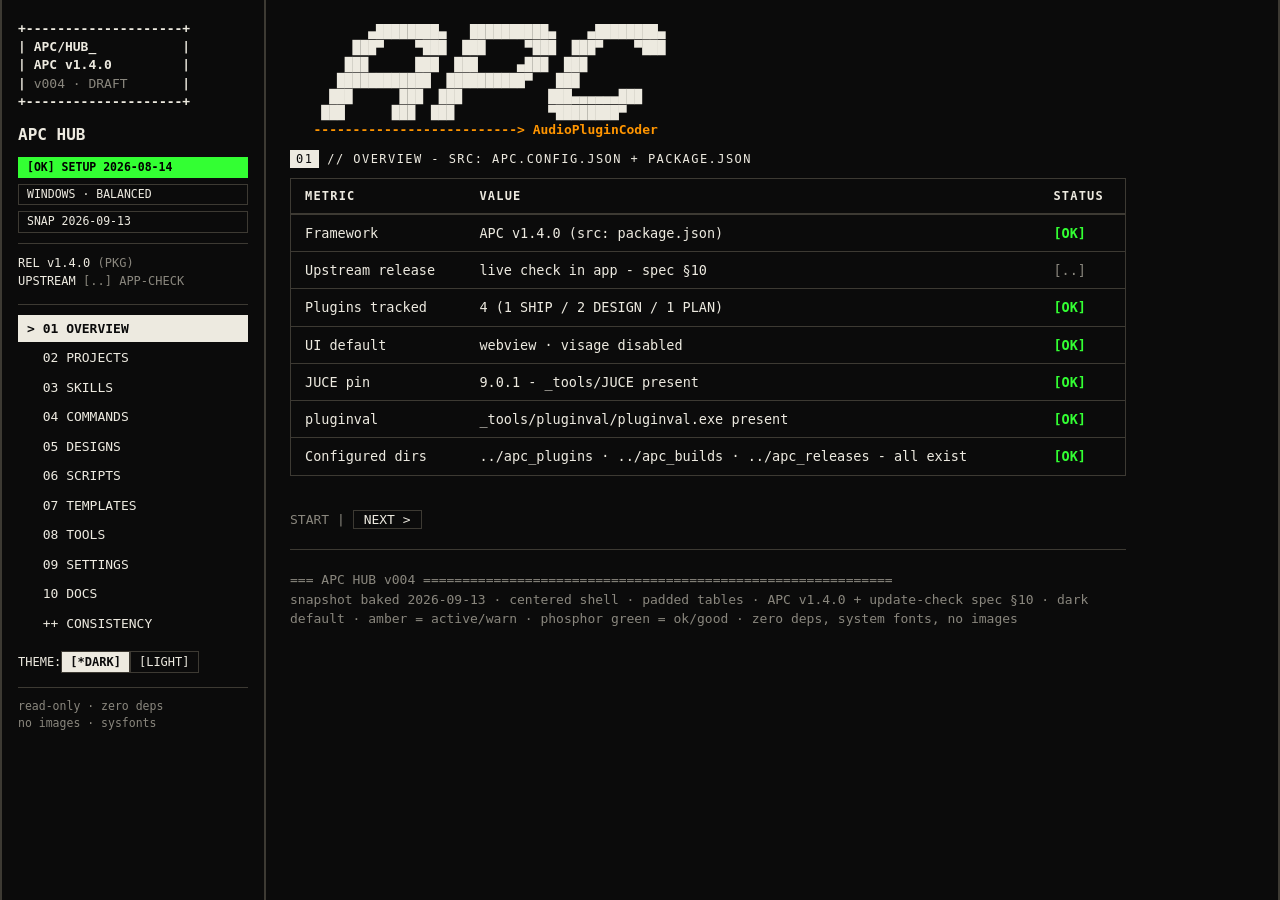
<file: hub/_design/hub_design_mockup_v004.html>
<!DOCTYPE html>
<html lang="en" data-theme="dark">
<head>
<meta charset="utf-8">
<meta name="viewport" content="width=device-width, initial-scale=1">
<title>APC HUB v004 // mockup - snapshot 2026-09-13</title>
<style>
/* == themes.css: dark is default, light is alternate == */
:root, html[data-theme="dark"]{
  --paper:#0B0B0B; --ink:#EDEAE0; --muted:#8A877E;
  --rule:#3D3A33; --amber:#FF9500; --amber-ink:#000;
  --good:#33FF33; --good-ink:#000;
}
html[data-theme="light"]{
  --paper:#FAFAF7; --ink:#141414; --muted:#6B6B6B;
  --rule:#1A1A1A; --amber:#FF9500; --amber-ink:#000;
  --good:#0B7A30; --good-ink:#fff;
}
/* == base.css == */
*{box-sizing:border-box; border-radius:0 !important; box-shadow:none !important;}
::selection{background:var(--good); color:var(--good-ink);}
body{background:var(--paper); color:var(--ink);
  font-family:system-ui,"Segoe UI",Roboto,Arial,sans-serif;
  font-size:15px; line-height:1.5; margin:0;}
.mono,pre,table,code,.kicker,.side{font-family:Consolas,"Cascadia Mono",Menlo,monospace;}
a{color:var(--ink);}
/* == shell.css: centered frame + sidebar + single-section switching == */
.shell{display:grid; grid-template-columns:264px 1fr; max-width:1340px;
  margin:0 auto; min-height:100vh;
  border-left:2px solid var(--rule); border-right:2px solid var(--rule);}
.side{border-right:2px solid var(--rule); padding:20px 16px; font-size:13px;
  position:sticky; top:0; height:100vh; overflow-y:auto;}
.side pre.mark{font-size:13px; line-height:1.4; margin:0 0 12px; font-weight:bold;}
.side pre.mark .mut{font-weight:normal;}
.sidetitle{font-size:16px; font-weight:700; margin:0 0 10px;}
.side .badge{display:block; margin:0 0 6px; border:1px solid var(--rule);
  padding:1px 8px; font-size:11.5px;}
.side .badge.ok{background:var(--good); border-color:var(--good);
  color:var(--good-ink); font-weight:bold;}
.siderel{margin:10px 0 0; font-size:12px; border-top:1px solid var(--rule); padding-top:10px;}
.sidenav{margin:14px 0; border-top:1px solid var(--rule); padding-top:10px;}
.sidenav a{display:block; padding:3px 8px; text-decoration:none;
  border:1px solid transparent; margin-bottom:2px;}
.sidenav a:hover{border-color:var(--rule);}
.sidenav a::before{content:"\00a0\00a0";}
.theme{font-size:12px; margin:12px 0 0; white-space:nowrap;}
.theme button{font:inherit; background:transparent; color:var(--ink);
  border:1px solid var(--rule); padding:1px 8px; cursor:pointer;}
.theme button.on{background:var(--ink); color:var(--paper); font-weight:bold;}
.sidefoot{color:var(--muted); font-size:11.5px; margin:14px 0 0;
  border-top:1px solid var(--rule); padding-top:10px;}
.content{padding:8px 24px 0; max-width:884px;}
.content footer{padding:20px 0 40px; color:var(--muted); font-size:13px;
  border-top:1px solid var(--rule); margin-top:8px;}
/* single active section; hash IS the state (spec §5.13) */
.content main section{display:none; padding:16px 0 8px;}
.content main section:target{display:block;}
body:not(:has(main section:target)) section[id="01-overview"]{display:block;}
body:not(:has(main section:target)) a[href="#01-overview"],
body:has(section[id="01-overview"]:target) a[href="#01-overview"],
body:has(section[id="02-projects"]:target) a[href="#02-projects"],
body:has(section[id="03-skills"]:target) a[href="#03-skills"],
body:has(section[id="04-commands"]:target) a[href="#04-commands"],
body:has(section[id="05-designs"]:target) a[href="#05-designs"],
body:has(section[id="06-scripts"]:target) a[href="#06-scripts"],
body:has(section[id="07-templates"]:target) a[href="#07-templates"],
body:has(section[id="08-tools"]:target) a[href="#08-tools"],
body:has(section[id="09-settings"]:target) a[href="#09-settings"],
body:has(section[id="10-docs"]:target) a[href="#10-docs"],
body:has(section[id="11-consistency"]:target) a[href="#11-consistency"]{
  background:var(--ink); color:var(--paper); font-weight:bold;}
body:not(:has(main section:target)) a[href="#01-overview"]::before,
body:has(section[id="01-overview"]:target) a[href="#01-overview"]::before,
body:has(section[id="02-projects"]:target) a[href="#02-projects"]::before,
body:has(section[id="03-skills"]:target) a[href="#03-skills"]::before,
body:has(section[id="04-commands"]:target) a[href="#04-commands"]::before,
body:has(section[id="05-designs"]:target) a[href="#05-designs"]::before,
body:has(section[id="06-scripts"]:target) a[href="#06-scripts"]::before,
body:has(section[id="07-templates"]:target) a[href="#07-templates"]::before,
body:has(section[id="08-tools"]:target) a[href="#08-tools"]::before,
body:has(section[id="09-settings"]:target) a[href="#09-settings"]::before,
body:has(section[id="10-docs"]:target) a[href="#10-docs"]::before,
body:has(section[id="11-consistency"]:target) a[href="#11-consistency"]::before{
  content:"> ";}
/* == layout.css == */
header.fullog pre.logo{font-size:13px; line-height:1.25; margin:0 0 12px; overflow-x:auto;}
header.fullog pre.logo .amber{color:var(--amber); font-weight:bold;}
.titleline{font-size:20px; font-weight:700; margin:0 0 12px;}
.kicker{font-size:12px; text-transform:uppercase; letter-spacing:.12em; margin:0 0 10px;}
.kicker .n{display:inline-block; background:var(--ink); color:var(--paper); padding:0 6px; margin-right:8px;}
.pager{margin:18px 0 4px; font-size:13px;}
.pager a{text-decoration:none; border:1px solid var(--rule); padding:1px 10px;}
.pager a:hover{border-color:var(--amber);}
/* == components.css == */
table{border-collapse:collapse; width:100%; margin:0 0 16px; font-size:13.5px;}
th{font-size:12px; text-transform:uppercase; letter-spacing:.1em; text-align:left;
  border-bottom:2px solid var(--rule); padding:8px 12px 8px 14px;}
td{border-bottom:1px solid var(--rule); padding:8px 12px 8px 14px; vertical-align:top;}
table.grid{border:1px solid var(--rule);}
.chip{display:inline-block; border:1px solid var(--rule); padding:0 6px; font-size:11.5px;
  white-space:nowrap;}
.chip.cur{background:var(--amber); border-color:var(--amber); color:var(--amber-ink); font-weight:bold;}
.tok-ok{color:var(--good); font-weight:bold;}
.good{color:var(--good); font-weight:bold;}
.tok-warn{display:inline-block; background:var(--amber); color:var(--amber-ink);
  font-weight:bold; padding:0 6px;}
.mut{color:var(--muted);}
.pipe{font-size:14px; margin:8px 0 12px;}
.banner{border:1px solid var(--rule); border-left:4px solid var(--amber);
  padding:8px 12px; margin:0 0 16px; font-size:13.5px;}
.sw{display:inline-block; width:14px; height:14px; border:1px solid var(--rule);
  vertical-align:-2px; margin-right:6px;}
.check{white-space:nowrap;}
.scrollx{overflow-x:auto;}
h3{font-size:15px; margin:18px 0 6px;}
pre.screen{border:1px solid var(--rule); padding:10px 12px; font-size:13px;
  overflow-x:auto; background:transparent;}
@media(max-width:900px){
  .shell{grid-template-columns:1fr;}
  .side{position:static; height:auto; border-right:none; border-bottom:2px solid var(--rule);}
  .sidenav a{display:inline-block; margin:0 8px 6px 0;}
  header.fullog pre.logo{font-size:2.2vw; min-width:560px;}
  .logoscr{overflow-x:auto;}
}
@media print{
  .side{display:none;}
  .shell{display:block;}
  .content main section{display:block !important;}
  .pager{display:none;}
}
</style>
</head>
<body>
<div class="shell">

<aside class="side">
<pre class="mark">+--------------------+
| APC/HUB_           |
| APC v1.4.0         |
| <span class="mut">v004 · DRAFT</span>       |
+--------------------+</pre>
<p class="sidetitle">APC HUB</p>
<p style="margin:0 0 4px"><span class="badge ok">[OK] SETUP 2026-08-14</span><span class="badge">WINDOWS · BALANCED</span><span class="badge">SNAP 2026-09-13</span></p>
<p class="siderel">REL v1.4.0 <span class="mut">(PKG)</span><br>UPSTREAM <span class="mut">[..] APP-CHECK</span></p>
<nav class="sidenav">
<a href="#01-overview">01 OVERVIEW</a><a href="#02-projects">02 PROJECTS</a><a href="#03-skills">03 SKILLS</a><a href="#04-commands">04 COMMANDS</a><a href="#05-designs">05 DESIGNS</a><a href="#06-scripts">06 SCRIPTS</a><a href="#07-templates">07 TEMPLATES</a><a href="#08-tools">08 TOOLS</a><a href="#09-settings">09 SETTINGS</a><a href="#10-docs">10 DOCS</a><a href="#11-consistency">++ CONSISTENCY</a>
</nav>
<p class="theme">THEME:<button id="t-dark" class="on" onclick="__hubTheme('dark')">[*DARK]</button><button id="t-light" onclick="__hubTheme('light')">[LIGHT]</button></p>
<p class="sidefoot">read-only · zero deps<br>no images · sysfonts</p>
</aside>

<div class="content">
<main>

<section id="01-overview">
<header class="fullog"><div class="logoscr"><pre class="logo">          ▄████████▄   ██████████▄    ▄████████▄
        ███▀    ▀███  ███     ▀███  ███▀    ▀███
       ███      ███  ███     ▄███  ███
      ████████████  ██████████▀   ███
     ███      ███  ███           ███▄▄▄▄▄▄███
    ███      ███  ███            ▀████████▀
<span class="amber">   --------------------------&gt; AudioPluginCoder</span></pre></div></header>
<p class="kicker"><span class="n">01</span>// OVERVIEW - src: apc.config.json + package.json</p>
<div class="scrollx"><table class="grid">
<tr><th>Metric</th><th>Value</th><th>Status</th></tr>
<tr><td>Framework</td><td class="mono">APC v1.4.0 (src: package.json)</td><td class="tok-ok">[OK]</td></tr>
<tr><td>Upstream release</td><td class="mono">live check in app - spec §10</td><td class="mut">[..]</td></tr>
<tr><td>Plugins tracked</td><td>4 (1 SHIP / 2 DESIGN / 1 PLAN)</td><td class="tok-ok">[OK]</td></tr>
<tr><td>UI default</td><td>webview · visage disabled</td><td class="tok-ok">[OK]</td></tr>
<tr><td>JUCE pin</td><td>9.0.1 - <span class="mono">_tools/JUCE</span> present</td><td class="tok-ok">[OK]</td></tr>
<tr><td>pluginval</td><td><span class="mono">_tools/pluginval/pluginval.exe</span> present</td><td class="tok-ok">[OK]</td></tr>
<tr><td>Configured dirs</td><td class="mono">../apc_plugins · ../apc_builds · ../apc_releases - all exist</td><td class="tok-ok">[OK]</td></tr>
</table></div>
<p class="mono pager"><span class="mut">START</span> <span class="mut">|</span> <a href="#02-projects">NEXT &gt;</a></p>
</section>

<section id="02-projects">
<p class="kicker"><span class="n">02</span>// PROJECTS - src: &lt;plugins_dir&gt;/*/status.json</p>
<div class="scrollx"><table class="grid">
<tr><th>Plugin</th><th>Ver</th><th>Phase</th><th>UI</th><th>Cx</th><th>Validation</th><th>Next</th></tr>
<tr><td><b>CloudWash</b></td><td>v1.0.0</td><td><span class="chip cur">[ SHIP_COMPLETE ]</span></td><td>WEBVIEW</td><td>5/5</td><td class="check"><span class="good">[x] 11/11</span></td><td class="mut">complete</td></tr>
<tr><td><b>gnarly2</b></td><td>v0.1.0</td><td><span class="chip cur">[ DESIGN_COMPLETE ]</span></td><td>WEBVIEW</td><td>2/5</td><td class="check"><span class="good">[x] 5</span> · <span class="mut">[ ] 2</span></td><td class="mono">/apc-impl gnarly2</td></tr>
<tr><td><b>nf_gnarly</b></td><td>v0.0.0</td><td><span class="chip cur">[ DESIGN_COMPLETE ]</span></td><td>WEBVIEW</td><td>2/5</td><td class="check"><span class="good">[x] 5</span> · <span class="mut">[ ] 2</span></td><td class="mono">/apc-impl nf_gnarly</td></tr>
<tr><td><b>gnarly3</b></td><td>v0.1.0</td><td><span class="chip cur">[ PLAN_COMPLETE ]</span></td><td>VISAGE</td><td>2/5</td><td class="check"><span class="good">[x] 4</span> · <span class="mut">[ ] 3</span></td><td class="mono">/apc-design gnarly3</td></tr>
</table></div>
<h3>CloudWash - detail (7 phase_history entries, last 2026-01-31)</h3>
<p class="pipe mono">DREAM -&gt; PLAN -&gt; DESIGN -&gt; IMPL -&gt; <span class="chip cur">[ SHIP ]</span></p>
<pre class="screen"><span class="good">[x]</span> creative brief  <span class="good">[x]</span> parameter spec  <span class="good">[x]</span> architecture  <span class="good">[x]</span> ui framework
<span class="good">[x]</span> design  <span class="good">[x]</span> code (4.1.1/4.1.2/4.1.3)  <span class="good">[x]</span> tests  <span class="good">[x]</span> ship ready</pre>
<p class="mut mono" style="font-size:13px">NOTE: repo-local plugins/ shown. Configured live dir ../apc_plugins exists - phase-2 lists both, labelled.</p>
<p class="mono pager"><a href="#01-overview">&lt; PREV</a> <span class="mut">|</span> <a href="#03-skills">NEXT &gt;</a></p>
</section>

<section id="03-skills">
<p class="kicker"><span class="n">03</span>// SKILLS - src: .agents/skills/ (18 dirs, single source of truth)</p>
<div class="scrollx"><table class="grid">
<tr><th>Skill dir</th><th>Kind</th><th>Flag</th></tr>
<tr><td class="mono">apc-setup</td><td>phase</td><td class="tok-ok">[OK]</td></tr>
<tr><td class="mono">audio-plugin-coder</td><td>Codex package (SKILL.md)</td><td class="tok-ok">[OK]</td></tr>
<tr><td class="mono">dream · plan · design · impl · ship · test · debug</td><td>phase ×7</td><td class="tok-ok">[OK]</td></tr>
<tr><td class="mono">skill_design_webview · skill_testing · skill_troubleshooting</td><td>domain ×3</td><td class="tok-ok">[OK]</td></tr>
<tr><td class="mono">skill_ideation · skill_planning · skill_design · skill_implementation · skill_packaging · skill_debug</td><td>legacy ×6</td><td><span class="tok-warn">[LEGACY?]</span> confirm in tidy-up</td></tr>
</table></div>
<p class="mono pager"><a href="#02-projects">&lt; PREV</a> <span class="mut">|</span> <a href="#04-commands">NEXT &gt;</a></p>
</section>

<section id="04-commands">
<p class="kicker"><span class="n">04</span>// COMMANDS - src: .agents/workflows/ (12 primary + 11 aliases)</p>
<div class="scrollx"><table class="grid">
<tr><th>Primary</th><th>Alias</th><th>Codex form</th></tr>
<tr><td class="mono">/apc-setup · /apc-dream · /apc-plan</td><td class="mono">/setup · /dream · /plan</td><td class="mono" rowspan="4">$audio-plugin-coder:audio-plugin-coder &lt;action&gt; [Name]<br><span class="mut">action = setup|dream|plan|design|impl|test|debug|status|resume|ship|new</span></td></tr>
<tr><td class="mono">/apc-design · /apc-impl(+implement) · /apc-test</td><td class="mono">/design · /impl · /test</td></tr>
<tr><td class="mono">/apc-debug · /apc-ship · /apc-status</td><td class="mono">/debug · /ship · /status</td></tr>
<tr><td class="mono">/apc-resume · /apc-new · <b>/apc-hub (this, proposed)</b></td><td class="mono">/resume · /new · -</td></tr>
</table></div>
<p class="mono pager"><a href="#03-skills">&lt; PREV</a> <span class="mut">|</span> <a href="#05-designs">NEXT &gt;</a></p>
</section>

<section id="05-designs">
<p class="kicker"><span class="n">05</span>// DESIGNS - src: design_library/manifest.json (v1.1.0, 3 designs)</p>
<div class="scrollx"><table class="grid">
<tr><th>Design</th><th>Category</th><th>Colors</th><th>UI</th><th>Best for</th></tr>
<tr><td><b>rams60</b> - Rams 60</td><td>vintage-hardware</td><td><span class="sw" style="background:#1F7A3D"></span><span class="mono">#1F7A3D</span> · <span class="sw" style="background:#D9531E"></span><span class="mono">#D9531E</span> · <span class="sw" style="background:#EFE8D8"></span><span class="mono">#EFE8D8</span></td><td>WEBVIEW</td><td>lo-fi, hardware emulation</td></tr>
<tr><td><b>amber-signal</b> - Amber Signal</td><td>modern</td><td><span class="sw" style="background:#FF9500"></span><span class="mono">#FF9500</span> · <span class="sw" style="background:#FFB946"></span><span class="mono">#FFB946</span> · <span class="sw" style="background:#1C1C1E"></span><span class="mono">#1C1C1E</span></td><td>WEBVIEW</td><td>dynamics, effects, metering</td></tr>
<tr><td><b>neogrid-minimal</b> - NeoGrid Minimal</td><td>minimal</td><td><span class="sw" style="background:#00F5FF"></span><span class="mono">#00F5FF</span> · <span class="sw" style="background:#7B68EE"></span><span class="mono">#7B68EE</span> · <span class="sw" style="background:#0A0A0F"></span><span class="mono">#0A0A0F</span></td><td>WEBVIEW</td><td>synths, modulators</td></tr>
</table></div>
<p class="mono pager"><a href="#04-commands">&lt; PREV</a> <span class="mut">|</span> <a href="#06-scripts">NEXT &gt;</a></p>
</section>

<section id="06-scripts">
<p class="kicker"><span class="n">06</span>// SCRIPTS - src: scripts/ (33 entries)</p>
<div class="scrollx"><table class="grid">
<tr><th>Group</th><th>Members</th></tr>
<tr><td>build / state</td><td class="mono">build-and-install · state-management · backup · rollback · lib/Get-ApcPaths (ps1+sh)</td></tr>
<tr><td>validate ×5</td><td class="mono">plugin-status · state-management · visage-setup · webview-setup · webview-member-order</td></tr>
<tr><td>utility</td><td class="mono">setup · system-check · error-detection · pluginval-integration · preview-design · copy-agent-folders · add-icon-to-exe · terminal-monitoring · list-folder-structure · apc-write-config · rcedit-x64.exe · setup_bridges.bat</td></tr>
<tr><td>installer / codex</td><td class="mono">installer/ ×3 (win/mac/iss) · codex/ ×10 (run, smoke-proof, routing-schema, install-profiles, luna/terra/sol/astra)</td></tr>
</table></div>
<p class="mono pager"><a href="#05-designs">&lt; PREV</a> <span class="mut">|</span> <a href="#07-templates">NEXT &gt;</a></p>
</section>

<section id="07-templates">
<p class="kicker"><span class="n">07</span>// TEMPLATES - src: templates/ (27 files)</p>
<div class="scrollx"><table class="grid">
<tr><th>Template</th><th>Files</th><th>Notes</th></tr>
<tr><td class="mono">webview/</td><td>4</td><td>CMakeLists, PluginEditor.{cpp,h}, README</td></tr>
<tr><td class="mono">visage/</td><td>5</td><td>+ VisageControls.h</td></tr>
<tr><td class="mono">ffgl/</td><td>6</td><td>visual plugins (Resolume/VDMX)</td></tr>
<tr><td class="mono">max-external/</td><td>7</td><td>Max/MSP externals</td></tr>
<tr><td class="mono">root</td><td>5</td><td>2× CMakeLists templates, LICENSE, status-template.json, IMPROVEMENTS.md</td></tr>
</table></div>
<p class="mono pager"><a href="#06-scripts">&lt; PREV</a> <span class="mut">|</span> <a href="#08-tools">NEXT &gt;</a></p>
</section>

<section id="08-tools">
<p class="kicker"><span class="n">08</span>// TOOLS - src: _tools/ + sampled 2026-09-13</p>
<div class="scrollx"><table class="grid">
<tr><th>Tool</th><th>State</th><th>Status</th></tr>
<tr><td class="mono">JUCE 9.0.1 (_tools/JUCE)</td><td>present, matches pin</td><td class="tok-ok">[OK]</td></tr>
<tr><td class="mono">pluginval.exe</td><td>prebuilt binary present</td><td class="tok-ok">[OK]</td></tr>
<tr><td class="mono">visage (_tools/visage)</td><td>source present, enable_visage=false</td><td class="tok-ok">[OK]</td></tr>
<tr><td class="mono">node v24.0.2 · python 3.12.10 · cmake 4.1.1</td><td>sampled at snapshot</td><td class="tok-ok">[OK]</td></tr>
</table></div>
<p class="mono pager"><a href="#07-templates">&lt; PREV</a> <span class="mut">|</span> <a href="#09-settings">NEXT &gt;</a></p>
</section>

<section id="09-settings">
<p class="kicker"><span class="n">09</span>// SETTINGS - src: apc.config.json (live) vs .example.json</p>
<div class="scrollx"><table class="grid">
<tr><th>Key</th><th>Live</th><th>Example</th></tr>
<tr><td class="mono">paths.plugins_dir</td><td class="mono">../apc_plugins <span class="good">[OK]</span></td><td class="mono">plugins</td></tr>
<tr><td class="mono">paths.build_dir</td><td class="mono">../apc_builds <span class="good">[OK]</span></td><td class="mono">build</td></tr>
<tr><td class="mono">paths.release_dir</td><td class="mono">../apc_releases <span class="good">[OK]</span></td><td class="mono">release</td></tr>
<tr><td class="mono">defaults</td><td class="mono">webview · visage off</td><td class="mono">same</td></tr>
<tr><td class="mono">models.profile</td><td class="mono">balanced · 10 phases (auto; strong/strongest/economy)</td><td class="mono">same</td></tr>
<tr><td class="mono">models.codex</td><td class="mono">enabled · terra default · luna/terra/sol/astra · escalation on</td><td class="mono">disabled</td></tr>
<tr><td class="mono">setup</td><td class="mono">completed 2026-08-14 · windows</td><td class="mono">false</td></tr>
</table></div>
<p class="mono pager"><a href="#08-tools">&lt; PREV</a> <span class="mut">|</span> <a href="#10-docs">NEXT &gt;</a></p>
</section>

<section id="10-docs">
<p class="kicker"><span class="n">10</span>// DOCS - src: docs/ (16 files, 696 headings)</p>
<div class="scrollx"><table class="grid">
<tr><th>Doc</th><th>#</th><th>Doc</th><th>#</th></tr>
<tr><td class="mono">README.md (index)</td><td>25</td><td class="mono">PROJECT_STRUCTURE.md</td><td>34</td></tr>
<tr><td class="mono">plugin-development-lifecycle.md</td><td>87</td><td class="mono">build-system.md</td><td>85</td></tr>
<tr><td class="mono">command-reference.md</td><td>54</td><td class="mono">FAQ.md</td><td>58</td></tr>
<tr><td class="mono">state-management-deep-dive.md</td><td>65</td><td class="mono">ship-workflow.md</td><td>61</td></tr>
<tr><td class="mono">troubleshooting-guide.md</td><td>48</td><td class="mono">webview-framework.md</td><td>48</td></tr>
<tr><td class="mono">github-actions.md</td><td>40</td><td class="mono">icon-management-guide.md</td><td>38</td></tr>
<tr><td class="mono">installer-creation.md</td><td>30</td><td class="mono">codex-orchestration.md</td><td>9</td></tr>
<tr><td class="mono">codex-compatibility.md</td><td>7</td><td class="mono">model-routing.md</td><td>7</td></tr>
</table></div>
<p class="mut mono" style="font-size:13px">Phase-2: in-app reader with per-heading anchors + bookmarks. Counts = ^#{1,3} lines.</p>
<p class="mono pager"><a href="#09-settings">&lt; PREV</a> <span class="mut">|</span> <a href="#11-consistency">NEXT &gt;</a></p>
</section>

<section id="11-consistency">
<p class="kicker"><span class="n">++</span>// CONSISTENCY - tidy-up radar (display only)</p>
<div class="banner mono"><span class="tok-warn">[!!]</span> 6 legacy <span class="mono">skill_*</span> dirs beside new-style phase skills - confirm redundant (§6.1 spec)</div>
<div class="banner mono"><span class="tok-warn">[!!]</span> gnarly3 uses VISAGE while <span class="mono">enable_visage=false</span> - intent or leftover?</div>
<pre class="screen"><span class="mut">[ -- ]</span> root commands/ empty            -&gt; pointer: use .agents/workflows
<span class="mut">[ -- ]</span> root skills/ = Codex package only -&gt; labelled, not a source
<span class="good">[OK]</span> alias pointers resolve              -&gt; spot-checked (status.md chain)
<span class="good">[OK]</span> ../apc_plugins|builds|releases      -&gt; all exist on disk
<span class="good">[OK]</span> version package.json = setup.js banner (v1.4.0)</pre>
<p class="mono pager"><a href="#10-docs">&lt; PREV</a> <span class="mut">|</span> <span class="mut">END</span></p>
</section>

</main>
<footer class="mono">
=== APC HUB v004 ============================================================<br>
snapshot baked 2026-09-13 · centered shell · padded tables · APC v1.4.0 + update-check spec §10 · dark default · amber = active/warn · phosphor green = ok/good · zero deps, system fonts, no images
</footer>
</div>

</div>
<!-- theme switch: the single JS exception allowed by spec (§5.9) -->
<script>
(function(){
  var KEY='apc-hub-theme', t=null;
  try{ t=localStorage.getItem(KEY); }catch(e){}
  if(t!=='light'&&t!=='dark'){ t='dark'; } /* default: dark */
  document.documentElement.setAttribute('data-theme',t);
  function paint(){
    var dark=document.documentElement.getAttribute('data-theme')==='dark';
    var bd=document.getElementById('t-dark'), bl=document.getElementById('t-light');
    bd.textContent=dark?'[*DARK]':'[DARK]'; bl.textContent=dark?'[LIGHT]':'[*LIGHT]';
    bd.className=dark?'on':''; bl.className=dark?'':'on';
  }
  window.__hubTheme=function(n){
    document.documentElement.setAttribute('data-theme',n);
    try{ localStorage.setItem(KEY,n); }catch(e){}
    paint();
  };
  paint();
})();
</script>
</body>
</html>
</file>
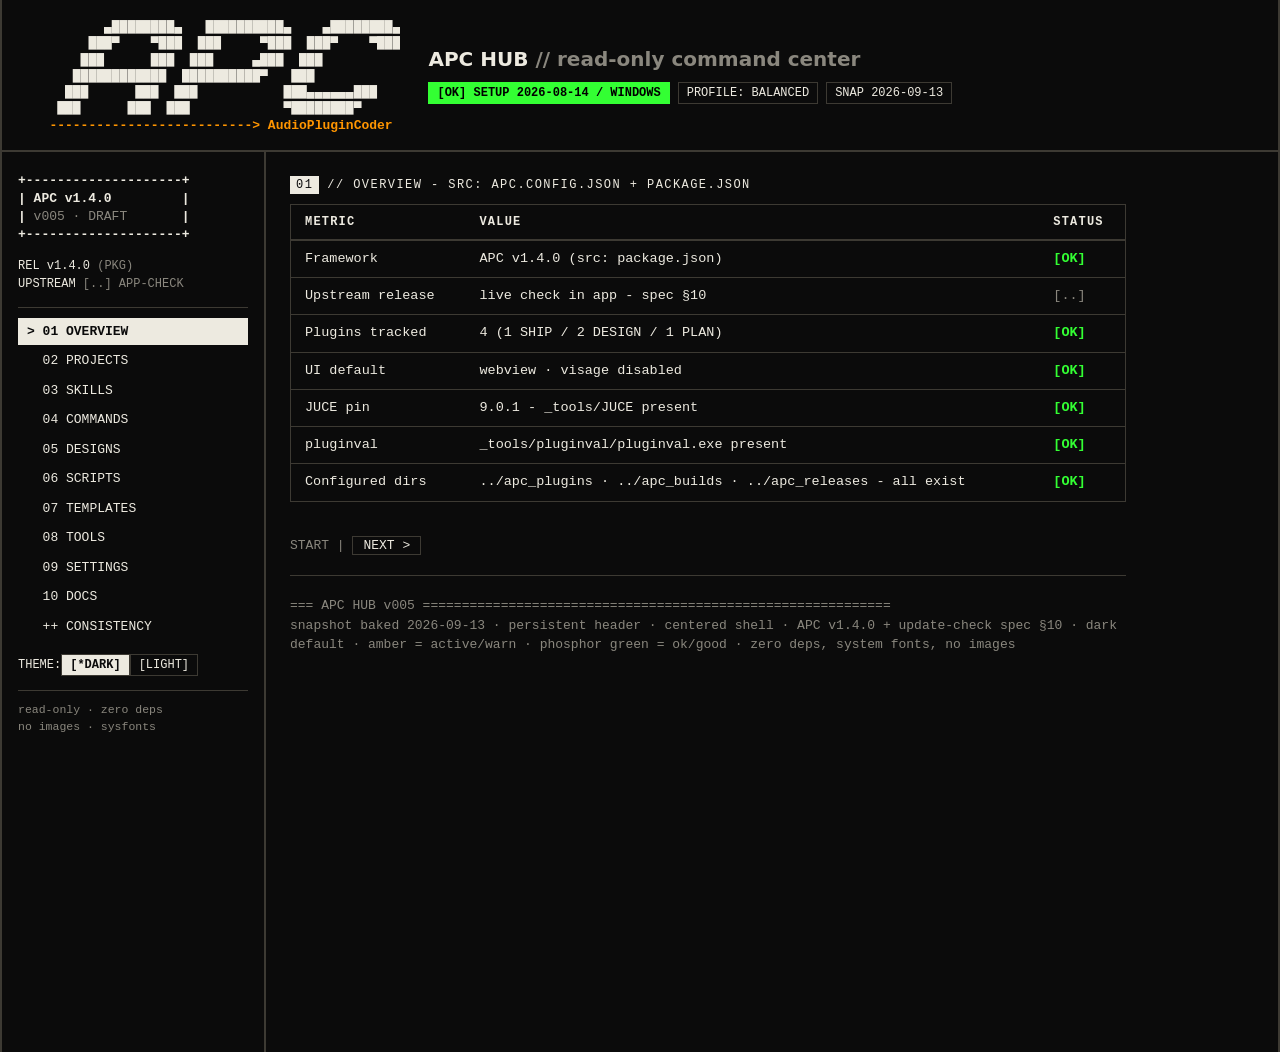
<file: hub/_design/hub_design_mockup_v005.html>
<!DOCTYPE html>
<html lang="en" data-theme="dark">
<head>
<meta charset="utf-8">
<meta name="viewport" content="width=device-width, initial-scale=1">
<title>APC HUB v005 // mockup - snapshot 2026-09-13</title>
<style>
/* == themes.css: dark is default, light is alternate == */
:root, html[data-theme="dark"]{
  --paper:#0B0B0B; --ink:#EDEAE0; --muted:#8A877E;
  --rule:#3D3A33; --amber:#FF9500; --amber-ink:#000;
  --good:#33FF33; --good-ink:#000;
}
html[data-theme="light"]{
  --paper:#FAFAF7; --ink:#141414; --muted:#6B6B6B;
  --rule:#1A1A1A; --amber:#FF9500; --amber-ink:#000;
  --good:#0B7A30; --good-ink:#fff;
}
/* == base.css == */
*{box-sizing:border-box; border-radius:0 !important; box-shadow:none !important;}
::selection{background:var(--good); color:var(--good-ink);}
body{background:var(--paper); color:var(--ink);
  font-family:system-ui,"Segoe UI",Roboto,Arial,sans-serif;
  font-size:15px; line-height:1.5; margin:0;}
.mono,pre,table,code,.kicker,.side{font-family:Consolas,"Cascadia Mono",Menlo,monospace;}
a{color:var(--ink);}
/* == shell.css: centered frame + persistent header + sidebar + switching == */
.frame{max-width:1340px; margin:0 auto; min-height:100vh;
  border-left:2px solid var(--rule); border-right:2px solid var(--rule);}
.topbar{display:flex; gap:28px; align-items:center; flex-wrap:wrap;
  border-bottom:2px solid var(--rule); padding:20px 24px 16px;}
.topbar pre.logo{font-size:13px; line-height:1.25; margin:0; overflow-x:auto;}
.topbar pre.logo .amber{color:var(--amber); font-weight:bold;}
.topmeta .titleline{font-size:20px; font-weight:700; margin:0 0 8px;}
.topmeta .badges{margin:0; font-size:12px;}
.badge{display:inline-block; border:1px solid var(--rule); padding:1px 8px;
  font-size:12px; margin:0 8px 6px 0;}
.badge.ok{background:var(--good); border-color:var(--good);
  color:var(--good-ink); font-weight:bold;}
.shell{display:grid; grid-template-columns:264px 1fr;}
.side{border-right:2px solid var(--rule); padding:20px 16px; font-size:13px;
  position:sticky; top:0; height:100vh; overflow-y:auto;}
.side pre.mark{font-size:13px; line-height:1.4; margin:0 0 12px; font-weight:bold;}
.side pre.mark .mut{font-weight:normal;}
.siderel{margin:0 0 4px; font-size:12px;}
.sidenav{margin:14px 0; border-top:1px solid var(--rule); padding-top:10px;}
.sidenav a{display:block; padding:3px 8px; text-decoration:none;
  border:1px solid transparent; margin-bottom:2px;}
.sidenav a:hover{border-color:var(--rule);}
.sidenav a::before{content:"\00a0\00a0";}
.theme{font-size:12px; margin:12px 0 0; white-space:nowrap;}
.theme button{font:inherit; background:transparent; color:var(--ink);
  border:1px solid var(--rule); padding:1px 8px; cursor:pointer;}
.theme button.on{background:var(--ink); color:var(--paper); font-weight:bold;}
.sidefoot{color:var(--muted); font-size:11.5px; margin:14px 0 0;
  border-top:1px solid var(--rule); padding-top:10px;}
.content{padding:8px 24px 0; max-width:884px;}
.content footer{padding:20px 0 40px; color:var(--muted); font-size:13px;
  border-top:1px solid var(--rule); margin-top:8px;}
/* single active section; hash IS the state (spec §5.13) */
.content main section{display:none; padding:16px 0 8px;}
.content main section:target{display:block;}
body:not(:has(main section:target)) section[id="01-overview"]{display:block;}
body:not(:has(main section:target)) a[href="#01-overview"],
body:has(section[id="01-overview"]:target) a[href="#01-overview"],
body:has(section[id="02-projects"]:target) a[href="#02-projects"],
body:has(section[id="03-skills"]:target) a[href="#03-skills"],
body:has(section[id="04-commands"]:target) a[href="#04-commands"],
body:has(section[id="05-designs"]:target) a[href="#05-designs"],
body:has(section[id="06-scripts"]:target) a[href="#06-scripts"],
body:has(section[id="07-templates"]:target) a[href="#07-templates"],
body:has(section[id="08-tools"]:target) a[href="#08-tools"],
body:has(section[id="09-settings"]:target) a[href="#09-settings"],
body:has(section[id="10-docs"]:target) a[href="#10-docs"],
body:has(section[id="11-consistency"]:target) a[href="#11-consistency"]{
  background:var(--ink); color:var(--paper); font-weight:bold;}
body:not(:has(main section:target)) a[href="#01-overview"]::before,
body:has(section[id="01-overview"]:target) a[href="#01-overview"]::before,
body:has(section[id="02-projects"]:target) a[href="#02-projects"]::before,
body:has(section[id="03-skills"]:target) a[href="#03-skills"]::before,
body:has(section[id="04-commands"]:target) a[href="#04-commands"]::before,
body:has(section[id="05-designs"]:target) a[href="#05-designs"]::before,
body:has(section[id="06-scripts"]:target) a[href="#06-scripts"]::before,
body:has(section[id="07-templates"]:target) a[href="#07-templates"]::before,
body:has(section[id="08-tools"]:target) a[href="#08-tools"]::before,
body:has(section[id="09-settings"]:target) a[href="#09-settings"]::before,
body:has(section[id="10-docs"]:target) a[href="#10-docs"]::before,
body:has(section[id="11-consistency"]:target) a[href="#11-consistency"]::before{
  content:"> ";}
/* == layout.css == */
.titleline{font-size:20px; font-weight:700;}
.kicker{font-size:12px; text-transform:uppercase; letter-spacing:.12em; margin:0 0 10px;}
.kicker .n{display:inline-block; background:var(--ink); color:var(--paper); padding:0 6px; margin-right:8px;}
.pager{margin:18px 0 4px; font-size:13px;}
.pager a{text-decoration:none; border:1px solid var(--rule); padding:1px 10px;}
.pager a:hover{border-color:var(--amber);}
/* == components.css == */
table{border-collapse:collapse; width:100%; margin:0 0 16px; font-size:13.5px;}
th{font-size:12px; text-transform:uppercase; letter-spacing:.1em; text-align:left;
  border-bottom:2px solid var(--rule); padding:8px 12px 8px 14px;}
td{border-bottom:1px solid var(--rule); padding:8px 12px 8px 14px; vertical-align:top;}
table.grid{border:1px solid var(--rule);}
.chip{display:inline-block; border:1px solid var(--rule); padding:0 6px; font-size:11.5px;
  white-space:nowrap;}
.chip.cur{background:var(--amber); border-color:var(--amber); color:var(--amber-ink); font-weight:bold;}
.tok-ok{color:var(--good); font-weight:bold;}
.good{color:var(--good); font-weight:bold;}
.tok-warn{display:inline-block; background:var(--amber); color:var(--amber-ink);
  font-weight:bold; padding:0 6px;}
.mut{color:var(--muted);}
.pipe{font-size:14px; margin:8px 0 12px;}
.banner{border:1px solid var(--rule); border-left:4px solid var(--amber);
  padding:8px 12px; margin:0 0 16px; font-size:13.5px;}
.sw{display:inline-block; width:14px; height:14px; border:1px solid var(--rule);
  vertical-align:-2px; margin-right:6px;}
.check{white-space:nowrap;}
.scrollx{overflow-x:auto;}
h3{font-size:15px; margin:18px 0 6px;}
pre.screen{border:1px solid var(--rule); padding:10px 12px; font-size:13px;
  overflow-x:auto; background:transparent;}
@media(max-width:900px){
  .shell{grid-template-columns:1fr;}
  .side{position:static; height:auto; border-right:none; border-bottom:2px solid var(--rule);}
  .sidenav a{display:inline-block; margin:0 8px 6px 0;}
  .topbar pre.logo{font-size:2.2vw; min-width:560px;}
  .logoscr{overflow-x:auto;}
}
@media print{
  .side{display:none;}
  .shell{display:block;}
  .content main section{display:block !important;}
  .pager{display:none;}
}
</style>
</head>
<body>
<div class="frame">

<header class="topbar">
<div class="logoscr"><pre class="logo">          ▄████████▄   ██████████▄    ▄████████▄
        ███▀    ▀███  ███     ▀███  ███▀    ▀███
       ███      ███  ███     ▄███  ███
      ████████████  ██████████▀   ███
     ███      ███  ███           ███▄▄▄▄▄▄███
    ███      ███  ███            ▀████████▀
<span class="amber">   --------------------------&gt; AudioPluginCoder</span></pre></div>
<div class="topmeta">
<p class="titleline">APC HUB <span class="mut">// read-only command center</span></p>
<p class="mono badges"><span class="badge ok">[OK] SETUP 2026-08-14 / WINDOWS</span><span class="badge">PROFILE: BALANCED</span><span class="badge">SNAP 2026-09-13</span></p>
</div>
</header>

<div class="shell">

<aside class="side">
<pre class="mark">+--------------------+
| APC v1.4.0         |
| <span class="mut">v005 · DRAFT</span>       |
+--------------------+</pre>
<p class="siderel mono">REL v1.4.0 <span class="mut">(PKG)</span><br>UPSTREAM <span class="mut">[..] APP-CHECK</span></p>
<nav class="sidenav">
<a href="#01-overview">01 OVERVIEW</a><a href="#02-projects">02 PROJECTS</a><a href="#03-skills">03 SKILLS</a><a href="#04-commands">04 COMMANDS</a><a href="#05-designs">05 DESIGNS</a><a href="#06-scripts">06 SCRIPTS</a><a href="#07-templates">07 TEMPLATES</a><a href="#08-tools">08 TOOLS</a><a href="#09-settings">09 SETTINGS</a><a href="#10-docs">10 DOCS</a><a href="#11-consistency">++ CONSISTENCY</a>
</nav>
<p class="theme">THEME:<button id="t-dark" class="on" onclick="__hubTheme('dark')">[*DARK]</button><button id="t-light" onclick="__hubTheme('light')">[LIGHT]</button></p>
<p class="sidefoot">read-only · zero deps<br>no images · sysfonts</p>
</aside>

<div class="content">
<main>

<section id="01-overview">
<p class="kicker"><span class="n">01</span>// OVERVIEW - src: apc.config.json + package.json</p>
<div class="scrollx"><table class="grid">
<tr><th>Metric</th><th>Value</th><th>Status</th></tr>
<tr><td>Framework</td><td class="mono">APC v1.4.0 (src: package.json)</td><td class="tok-ok">[OK]</td></tr>
<tr><td>Upstream release</td><td class="mono">live check in app - spec §10</td><td class="mut">[..]</td></tr>
<tr><td>Plugins tracked</td><td>4 (1 SHIP / 2 DESIGN / 1 PLAN)</td><td class="tok-ok">[OK]</td></tr>
<tr><td>UI default</td><td>webview · visage disabled</td><td class="tok-ok">[OK]</td></tr>
<tr><td>JUCE pin</td><td>9.0.1 - <span class="mono">_tools/JUCE</span> present</td><td class="tok-ok">[OK]</td></tr>
<tr><td>pluginval</td><td><span class="mono">_tools/pluginval/pluginval.exe</span> present</td><td class="tok-ok">[OK]</td></tr>
<tr><td>Configured dirs</td><td class="mono">../apc_plugins · ../apc_builds · ../apc_releases - all exist</td><td class="tok-ok">[OK]</td></tr>
</table></div>
<p class="mono pager"><span class="mut">START</span> <span class="mut">|</span> <a href="#02-projects">NEXT &gt;</a></p>
</section>

<section id="02-projects">
<p class="kicker"><span class="n">02</span>// PROJECTS - src: &lt;plugins_dir&gt;/*/status.json</p>
<div class="scrollx"><table class="grid">
<tr><th>Plugin</th><th>Ver</th><th>Phase</th><th>UI</th><th>Cx</th><th>Validation</th><th>Next</th></tr>
<tr><td><b>CloudWash</b></td><td>v1.0.0</td><td><span class="chip cur">[ SHIP_COMPLETE ]</span></td><td>WEBVIEW</td><td>5/5</td><td class="check"><span class="good">[x] 11/11</span></td><td class="mut">complete</td></tr>
<tr><td><b>gnarly2</b></td><td>v0.1.0</td><td><span class="chip cur">[ DESIGN_COMPLETE ]</span></td><td>WEBVIEW</td><td>2/5</td><td class="check"><span class="good">[x] 5</span> · <span class="mut">[ ] 2</span></td><td class="mono">/apc-impl gnarly2</td></tr>
<tr><td><b>nf_gnarly</b></td><td>v0.0.0</td><td><span class="chip cur">[ DESIGN_COMPLETE ]</span></td><td>WEBVIEW</td><td>2/5</td><td class="check"><span class="good">[x] 5</span> · <span class="mut">[ ] 2</span></td><td class="mono">/apc-impl nf_gnarly</td></tr>
<tr><td><b>gnarly3</b></td><td>v0.1.0</td><td><span class="chip cur">[ PLAN_COMPLETE ]</span></td><td>VISAGE</td><td>2/5</td><td class="check"><span class="good">[x] 4</span> · <span class="mut">[ ] 3</span></td><td class="mono">/apc-design gnarly3</td></tr>
</table></div>
<h3>CloudWash - detail (7 phase_history entries, last 2026-01-31)</h3>
<p class="pipe mono">DREAM -&gt; PLAN -&gt; DESIGN -&gt; IMPL -&gt; <span class="chip cur">[ SHIP ]</span></p>
<pre class="screen"><span class="good">[x]</span> creative brief  <span class="good">[x]</span> parameter spec  <span class="good">[x]</span> architecture  <span class="good">[x]</span> ui framework
<span class="good">[x]</span> design  <span class="good">[x]</span> code (4.1.1/4.1.2/4.1.3)  <span class="good">[x]</span> tests  <span class="good">[x]</span> ship ready</pre>
<p class="mut mono" style="font-size:13px">NOTE: repo-local plugins/ shown. Configured live dir ../apc_plugins exists - phase-2 lists both, labelled.</p>
<p class="mono pager"><a href="#01-overview">&lt; PREV</a> <span class="mut">|</span> <a href="#03-skills">NEXT &gt;</a></p>
</section>

<section id="03-skills">
<p class="kicker"><span class="n">03</span>// SKILLS - src: .agents/skills/ (18 dirs, single source of truth)</p>
<div class="scrollx"><table class="grid">
<tr><th>Skill dir</th><th>Kind</th><th>Flag</th></tr>
<tr><td class="mono">apc-setup</td><td>phase</td><td class="tok-ok">[OK]</td></tr>
<tr><td class="mono">audio-plugin-coder</td><td>Codex package (SKILL.md)</td><td class="tok-ok">[OK]</td></tr>
<tr><td class="mono">dream · plan · design · impl · ship · test · debug</td><td>phase ×7</td><td class="tok-ok">[OK]</td></tr>
<tr><td class="mono">skill_design_webview · skill_testing · skill_troubleshooting</td><td>domain ×3</td><td class="tok-ok">[OK]</td></tr>
<tr><td class="mono">skill_ideation · skill_planning · skill_design · skill_implementation · skill_packaging · skill_debug</td><td>legacy ×6</td><td><span class="tok-warn">[LEGACY?]</span> confirm in tidy-up</td></tr>
</table></div>
<p class="mono pager"><a href="#02-projects">&lt; PREV</a> <span class="mut">|</span> <a href="#04-commands">NEXT &gt;</a></p>
</section>

<section id="04-commands">
<p class="kicker"><span class="n">04</span>// COMMANDS - src: .agents/workflows/ (12 primary + 11 aliases)</p>
<div class="scrollx"><table class="grid">
<tr><th>Primary</th><th>Alias</th><th>Codex form</th></tr>
<tr><td class="mono">/apc-setup · /apc-dream · /apc-plan</td><td class="mono">/setup · /dream · /plan</td><td class="mono" rowspan="4">$audio-plugin-coder:audio-plugin-coder &lt;action&gt; [Name]<br><span class="mut">action = setup|dream|plan|design|impl|test|debug|status|resume|ship|new</span></td></tr>
<tr><td class="mono">/apc-design · /apc-impl(+implement) · /apc-test</td><td class="mono">/design · /impl · /test</td></tr>
<tr><td class="mono">/apc-debug · /apc-ship · /apc-status</td><td class="mono">/debug · /ship · /status</td></tr>
<tr><td class="mono">/apc-resume · /apc-new · <b>/apc-hub (this, proposed)</b></td><td class="mono">/resume · /new · -</td></tr>
</table></div>
<p class="mono pager"><a href="#03-skills">&lt; PREV</a> <span class="mut">|</span> <a href="#05-designs">NEXT &gt;</a></p>
</section>

<section id="05-designs">
<p class="kicker"><span class="n">05</span>// DESIGNS - src: design_library/manifest.json (v1.1.0, 3 designs)</p>
<div class="scrollx"><table class="grid">
<tr><th>Design</th><th>Category</th><th>Colors</th><th>UI</th><th>Best for</th></tr>
<tr><td><b>rams60</b> - Rams 60</td><td>vintage-hardware</td><td><span class="sw" style="background:#1F7A3D"></span><span class="mono">#1F7A3D</span> · <span class="sw" style="background:#D9531E"></span><span class="mono">#D9531E</span> · <span class="sw" style="background:#EFE8D8"></span><span class="mono">#EFE8D8</span></td><td>WEBVIEW</td><td>lo-fi, hardware emulation</td></tr>
<tr><td><b>amber-signal</b> - Amber Signal</td><td>modern</td><td><span class="sw" style="background:#FF9500"></span><span class="mono">#FF9500</span> · <span class="sw" style="background:#FFB946"></span><span class="mono">#FFB946</span> · <span class="sw" style="background:#1C1C1E"></span><span class="mono">#1C1C1E</span></td><td>WEBVIEW</td><td>dynamics, effects, metering</td></tr>
<tr><td><b>neogrid-minimal</b> - NeoGrid Minimal</td><td>minimal</td><td><span class="sw" style="background:#00F5FF"></span><span class="mono">#00F5FF</span> · <span class="sw" style="background:#7B68EE"></span><span class="mono">#7B68EE</span> · <span class="sw" style="background:#0A0A0F"></span><span class="mono">#0A0A0F</span></td><td>WEBVIEW</td><td>synths, modulators</td></tr>
</table></div>
<p class="mono pager"><a href="#04-commands">&lt; PREV</a> <span class="mut">|</span> <a href="#06-scripts">NEXT &gt;</a></p>
</section>

<section id="06-scripts">
<p class="kicker"><span class="n">06</span>// SCRIPTS - src: scripts/ (33 entries)</p>
<div class="scrollx"><table class="grid">
<tr><th>Group</th><th>Members</th></tr>
<tr><td>build / state</td><td class="mono">build-and-install · state-management · backup · rollback · lib/Get-ApcPaths (ps1+sh)</td></tr>
<tr><td>validate ×5</td><td class="mono">plugin-status · state-management · visage-setup · webview-setup · webview-member-order</td></tr>
<tr><td>utility</td><td class="mono">setup · system-check · error-detection · pluginval-integration · preview-design · copy-agent-folders · add-icon-to-exe · terminal-monitoring · list-folder-structure · apc-write-config · rcedit-x64.exe · setup_bridges.bat</td></tr>
<tr><td>installer / codex</td><td class="mono">installer/ ×3 (win/mac/iss) · codex/ ×10 (run, smoke-proof, routing-schema, install-profiles, luna/terra/sol/astra)</td></tr>
</table></div>
<p class="mono pager"><a href="#05-designs">&lt; PREV</a> <span class="mut">|</span> <a href="#07-templates">NEXT &gt;</a></p>
</section>

<section id="07-templates">
<p class="kicker"><span class="n">07</span>// TEMPLATES - src: templates/ (27 files)</p>
<div class="scrollx"><table class="grid">
<tr><th>Template</th><th>Files</th><th>Notes</th></tr>
<tr><td class="mono">webview/</td><td>4</td><td>CMakeLists, PluginEditor.{cpp,h}, README</td></tr>
<tr><td class="mono">visage/</td><td>5</td><td>+ VisageControls.h</td></tr>
<tr><td class="mono">ffgl/</td><td>6</td><td>visual plugins (Resolume/VDMX)</td></tr>
<tr><td class="mono">max-external/</td><td>7</td><td>Max/MSP externals</td></tr>
<tr><td class="mono">root</td><td>5</td><td>2× CMakeLists templates, LICENSE, status-template.json, IMPROVEMENTS.md</td></tr>
</table></div>
<p class="mono pager"><a href="#06-scripts">&lt; PREV</a> <span class="mut">|</span> <a href="#08-tools">NEXT &gt;</a></p>
</section>

<section id="08-tools">
<p class="kicker"><span class="n">08</span>// TOOLS - src: _tools/ + sampled 2026-09-13</p>
<div class="scrollx"><table class="grid">
<tr><th>Tool</th><th>State</th><th>Status</th></tr>
<tr><td class="mono">JUCE 9.0.1 (_tools/JUCE)</td><td>present, matches pin</td><td class="tok-ok">[OK]</td></tr>
<tr><td class="mono">pluginval.exe</td><td>prebuilt binary present</td><td class="tok-ok">[OK]</td></tr>
<tr><td class="mono">visage (_tools/visage)</td><td>source present, enable_visage=false</td><td class="tok-ok">[OK]</td></tr>
<tr><td class="mono">node v24.0.2 · python 3.12.10 · cmake 4.1.1</td><td>sampled at snapshot</td><td class="tok-ok">[OK]</td></tr>
</table></div>
<p class="mono pager"><a href="#07-templates">&lt; PREV</a> <span class="mut">|</span> <a href="#09-settings">NEXT &gt;</a></p>
</section>

<section id="09-settings">
<p class="kicker"><span class="n">09</span>// SETTINGS - src: apc.config.json (live) vs .example.json</p>
<div class="scrollx"><table class="grid">
<tr><th>Key</th><th>Live</th><th>Example</th></tr>
<tr><td class="mono">paths.plugins_dir</td><td class="mono">../apc_plugins <span class="good">[OK]</span></td><td class="mono">plugins</td></tr>
<tr><td class="mono">paths.build_dir</td><td class="mono">../apc_builds <span class="good">[OK]</span></td><td class="mono">build</td></tr>
<tr><td class="mono">paths.release_dir</td><td class="mono">../apc_releases <span class="good">[OK]</span></td><td class="mono">release</td></tr>
<tr><td class="mono">defaults</td><td class="mono">webview · visage off</td><td class="mono">same</td></tr>
<tr><td class="mono">models.profile</td><td class="mono">balanced · 10 phases (auto; strong/strongest/economy)</td><td class="mono">same</td></tr>
<tr><td class="mono">models.codex</td><td class="mono">enabled · terra default · luna/terra/sol/astra · escalation on</td><td class="mono">disabled</td></tr>
<tr><td class="mono">setup</td><td class="mono">completed 2026-08-14 · windows</td><td class="mono">false</td></tr>
</table></div>
<p class="mono pager"><a href="#08-tools">&lt; PREV</a> <span class="mut">|</span> <a href="#10-docs">NEXT &gt;</a></p>
</section>

<section id="10-docs">
<p class="kicker"><span class="n">10</span>// DOCS - src: docs/ (16 files, 696 headings)</p>
<div class="scrollx"><table class="grid">
<tr><th>Doc</th><th>#</th><th>Doc</th><th>#</th></tr>
<tr><td class="mono">README.md (index)</td><td>25</td><td class="mono">PROJECT_STRUCTURE.md</td><td>34</td></tr>
<tr><td class="mono">plugin-development-lifecycle.md</td><td>87</td><td class="mono">build-system.md</td><td>85</td></tr>
<tr><td class="mono">command-reference.md</td><td>54</td><td class="mono">FAQ.md</td><td>58</td></tr>
<tr><td class="mono">state-management-deep-dive.md</td><td>65</td><td class="mono">ship-workflow.md</td><td>61</td></tr>
<tr><td class="mono">troubleshooting-guide.md</td><td>48</td><td class="mono">webview-framework.md</td><td>48</td></tr>
<tr><td class="mono">github-actions.md</td><td>40</td><td class="mono">icon-management-guide.md</td><td>38</td></tr>
<tr><td class="mono">installer-creation.md</td><td>30</td><td class="mono">codex-orchestration.md</td><td>9</td></tr>
<tr><td class="mono">codex-compatibility.md</td><td>7</td><td class="mono">model-routing.md</td><td>7</td></tr>
</table></div>
<p class="mut mono" style="font-size:13px">Phase-2: in-app reader with per-heading anchors + bookmarks. Counts = ^#{1,3} lines.</p>
<p class="mono pager"><a href="#09-settings">&lt; PREV</a> <span class="mut">|</span> <a href="#11-consistency">NEXT &gt;</a></p>
</section>

<section id="11-consistency">
<p class="kicker"><span class="n">++</span>// CONSISTENCY - tidy-up radar (display only)</p>
<div class="banner mono"><span class="tok-warn">[!!]</span> 6 legacy <span class="mono">skill_*</span> dirs beside new-style phase skills - confirm redundant (§6.1 spec)</div>
<div class="banner mono"><span class="tok-warn">[!!]</span> gnarly3 uses VISAGE while <span class="mono">enable_visage=false</span> - intent or leftover?</div>
<pre class="screen"><span class="mut">[ -- ]</span> root commands/ empty            -&gt; pointer: use .agents/workflows
<span class="mut">[ -- ]</span> root skills/ = Codex package only -&gt; labelled, not a source
<span class="good">[OK]</span> alias pointers resolve              -&gt; spot-checked (status.md chain)
<span class="good">[OK]</span> ../apc_plugins|builds|releases      -&gt; all exist on disk
<span class="good">[OK]</span> version package.json = setup.js banner (v1.4.0, dynamic)</pre>
<p class="mono pager"><a href="#10-docs">&lt; PREV</a> <span class="mut">|</span> <span class="mut">END</span></p>
</section>

</main>
<footer class="mono">
=== APC HUB v005 ============================================================<br>
snapshot baked 2026-09-13 · persistent header · centered shell · APC v1.4.0 + update-check spec §10 · dark default · amber = active/warn · phosphor green = ok/good · zero deps, system fonts, no images
</footer>
</div>

</div>
</div>
<!-- theme switch: the single JS exception allowed by spec (§5.9) -->
<script>
(function(){
  var KEY='apc-hub-theme', t=null;
  try{ t=localStorage.getItem(KEY); }catch(e){}
  if(t!=='light'&&t!=='dark'){ t='dark'; } /* default: dark */
  document.documentElement.setAttribute('data-theme',t);
  function paint(){
    var dark=document.documentElement.getAttribute('data-theme')==='dark';
    var bd=document.getElementById('t-dark'), bl=document.getElementById('t-light');
    bd.textContent=dark?'[*DARK]':'[DARK]'; bl.textContent=dark?'[LIGHT]':'[*LIGHT]';
    bd.className=dark?'on':''; bl.className=dark?'':'on';
  }
  window.__hubTheme=function(n){
    document.documentElement.setAttribute('data-theme',n);
    try{ localStorage.setItem(KEY,n); }catch(e){}
    paint();
  };
  paint();
})();
</script>
</body>
</html>
</file>
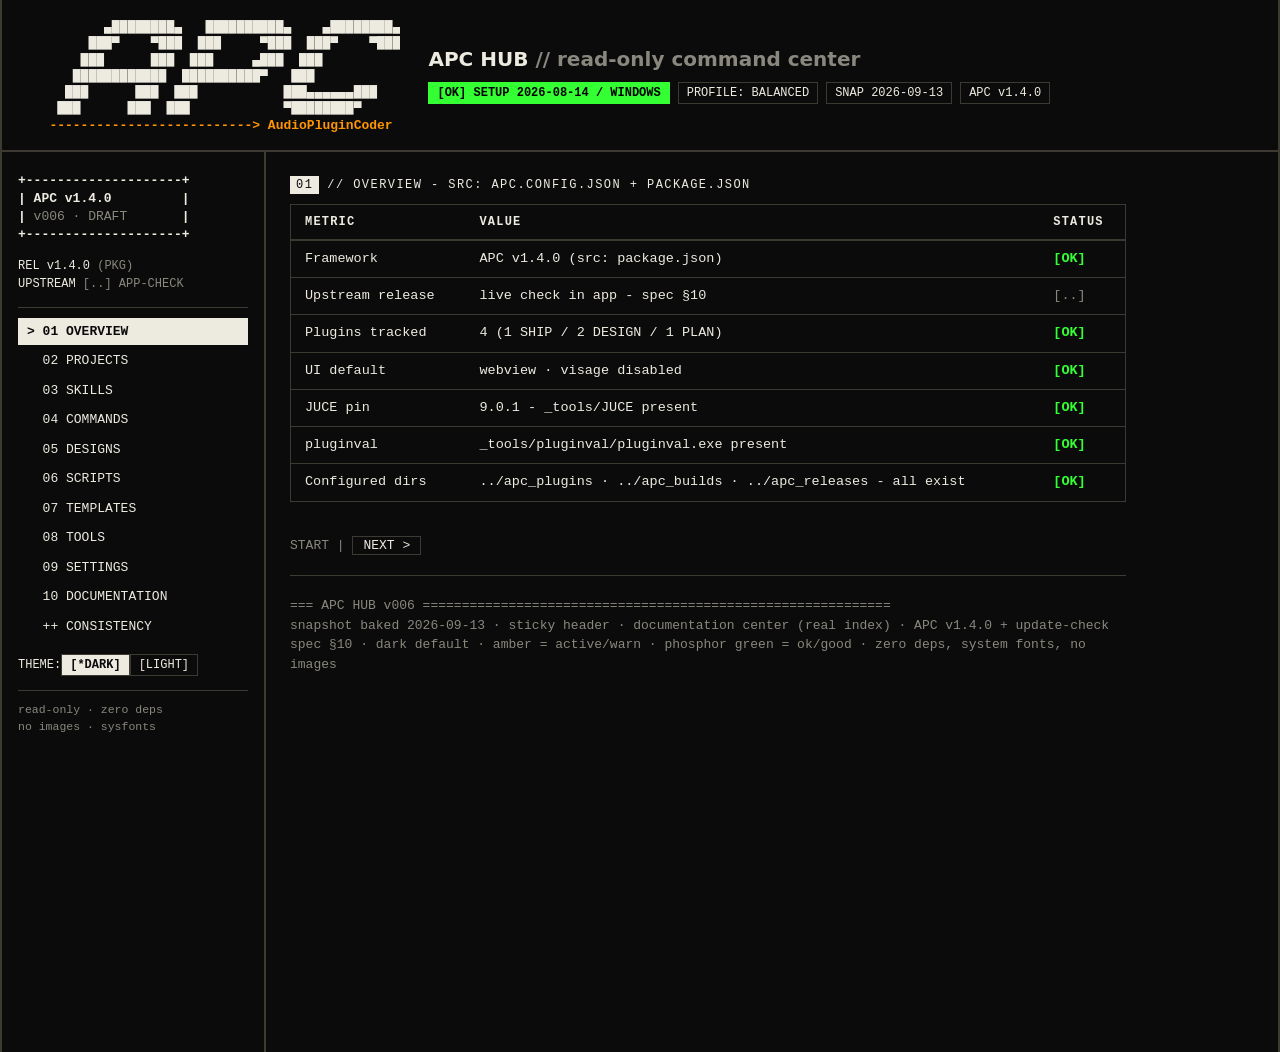
<file: hub/_design/hub_design_mockup_v006.html>
<!DOCTYPE html>
<html lang="en" data-theme="dark">
<head>
<meta charset="utf-8">
<meta name="viewport" content="width=device-width, initial-scale=1">
<title>APC HUB v006 // mockup - snapshot 2026-09-13</title>
<style>
/* == themes.css: dark is default, light is alternate == */
:root, html[data-theme="dark"]{
  --paper:#0B0B0B; --ink:#EDEAE0; --muted:#8A877E;
  --rule:#3D3A33; --amber:#FF9500; --amber-ink:#000;
  --good:#33FF33; --good-ink:#000;
}
html[data-theme="light"]{
  --paper:#FAFAF7; --ink:#141414; --muted:#6B6B6B;
  --rule:#1A1A1A; --amber:#FF9500; --amber-ink:#000;
  --good:#0B7A30; --good-ink:#fff;
}
/* == base.css == */
*{box-sizing:border-box; border-radius:0 !important; box-shadow:none !important;}
::selection{background:var(--good); color:var(--good-ink);}
body{background:var(--paper); color:var(--ink);
  font-family:system-ui,"Segoe UI",Roboto,Arial,sans-serif;
  font-size:15px; line-height:1.5; margin:0;}
.mono,pre,table,code,.kicker,.side{font-family:Consolas,"Cascadia Mono",Menlo,monospace;}
a{color:var(--ink);}
/* == shell.css: centered frame + STICKY header + sidebar + switching == */
.frame{max-width:1340px; margin:0 auto; min-height:100vh;
  border-left:2px solid var(--rule); border-right:2px solid var(--rule);}
.topbar{display:flex; gap:28px; align-items:center; flex-wrap:wrap;
  border-bottom:2px solid var(--rule); padding:20px 24px 16px;
  position:sticky; top:0; z-index:60; background:var(--paper);}
.topbar pre.logo{font-size:13px; line-height:1.25; margin:0; overflow-x:auto;}
.topbar pre.logo .amber{color:var(--amber); font-weight:bold;}
.topmeta .titleline{font-size:20px; font-weight:700; margin:0 0 8px;}
.topmeta .badges{margin:0; font-size:12px;}
.badge{display:inline-block; border:1px solid var(--rule); padding:1px 8px;
  font-size:12px; margin:0 8px 6px 0;}
.badge.ok{background:var(--good); border-color:var(--good);
  color:var(--good-ink); font-weight:bold;}
.shell{display:grid; grid-template-columns:264px 1fr;}
.side{border-right:2px solid var(--rule); padding:20px 16px; font-size:13px;
  position:sticky; top:0; height:100vh; overflow-y:auto; z-index:40;}
.side pre.mark{font-size:13px; line-height:1.4; margin:0 0 12px; font-weight:bold;}
.side pre.mark .mut{font-weight:normal;}
.siderel{margin:0 0 4px; font-size:12px;}
.sidenav{margin:14px 0; border-top:1px solid var(--rule); padding-top:10px;}
.sidenav a{display:block; padding:3px 8px; text-decoration:none;
  border:1px solid transparent; margin-bottom:2px;}
.sidenav a:hover{border-color:var(--rule);}
.sidenav a::before{content:"\00a0\00a0";}
.theme{font-size:12px; margin:12px 0 0; white-space:nowrap;}
.theme button{font:inherit; background:transparent; color:var(--ink);
  border:1px solid var(--rule); padding:1px 8px; cursor:pointer;}
.theme button.on{background:var(--ink); color:var(--paper); font-weight:bold;}
.sidefoot{color:var(--muted); font-size:11.5px; margin:14px 0 0;
  border-top:1px solid var(--rule); padding-top:10px;}
.content{padding:8px 24px 0; max-width:884px;}
.content footer{padding:20px 0 40px; color:var(--muted); font-size:13px;
  border-top:1px solid var(--rule); margin-top:8px;}
/* single active section; hash IS the state (spec §5.13) */
.content main section{display:none; padding:16px 0 8px;}
.content main section:target{display:block;}
body:not(:has(main section:target)) section[id="01-overview"]{display:block;}
body:not(:has(main section:target)) a[href="#01-overview"],
body:has(section[id="01-overview"]:target) a[href="#01-overview"],
body:has(section[id="02-projects"]:target) a[href="#02-projects"],
body:has(section[id="03-skills"]:target) a[href="#03-skills"],
body:has(section[id="04-commands"]:target) a[href="#04-commands"],
body:has(section[id="05-designs"]:target) a[href="#05-designs"],
body:has(section[id="06-scripts"]:target) a[href="#06-scripts"],
body:has(section[id="07-templates"]:target) a[href="#07-templates"],
body:has(section[id="08-tools"]:target) a[href="#08-tools"],
body:has(section[id="09-settings"]:target) a[href="#09-settings"],
body:has(section[id="10-documentation"]:target) a[href="#10-documentation"],
body:has(section[id="11-consistency"]:target) a[href="#11-consistency"]{
  background:var(--ink); color:var(--paper); font-weight:bold;}
body:not(:has(main section:target)) a[href="#01-overview"]::before,
body:has(section[id="01-overview"]:target) a[href="#01-overview"]::before,
body:has(section[id="02-projects"]:target) a[href="#02-projects"]::before,
body:has(section[id="03-skills"]:target) a[href="#03-skills"]::before,
body:has(section[id="04-commands"]:target) a[href="#04-commands"]::before,
body:has(section[id="05-designs"]:target) a[href="#05-designs"]::before,
body:has(section[id="06-scripts"]:target) a[href="#06-scripts"]::before,
body:has(section[id="07-templates"]:target) a[href="#07-templates"]::before,
body:has(section[id="08-tools"]:target) a[href="#08-tools"]::before,
body:has(section[id="09-settings"]:target) a[href="#09-settings"]::before,
body:has(section[id="10-documentation"]:target) a[href="#10-documentation"]::before,
body:has(section[id="11-consistency"]:target) a[href="#11-consistency"]::before{
  content:"> ";}
/* == layout.css == */
.titleline{font-size:20px; font-weight:700;}
.kicker{font-size:12px; text-transform:uppercase; letter-spacing:.12em; margin:0 0 10px;}
.kicker .n{display:inline-block; background:var(--ink); color:var(--paper); padding:0 6px; margin-right:8px;}
.pager{margin:18px 0 4px; font-size:13px;}
.pager a{text-decoration:none; border:1px solid var(--rule); padding:1px 10px;}
.pager a:hover{border-color:var(--amber);}
/* == components.css == */
table{border-collapse:collapse; width:100%; margin:0 0 16px; font-size:13.5px;}
th{font-size:12px; text-transform:uppercase; letter-spacing:.1em; text-align:left;
  border-bottom:2px solid var(--rule); padding:8px 12px 8px 14px;}
td{border-bottom:1px solid var(--rule); padding:8px 12px 8px 14px; vertical-align:top;}
table.grid{border:1px solid var(--rule);}
.chip{display:inline-block; border:1px solid var(--rule); padding:0 6px; font-size:11.5px;
  white-space:nowrap;}
.chip.cur{background:var(--amber); border-color:var(--amber); color:var(--amber-ink); font-weight:bold;}
.tok-ok{color:var(--good); font-weight:bold;}
.good{color:var(--good); font-weight:bold;}
.tok-warn{display:inline-block; background:var(--amber); color:var(--amber-ink);
  font-weight:bold; padding:0 6px;}
.mut{color:var(--muted);}
.pipe{font-size:14px; margin:8px 0 12px;}
.banner{border:1px solid var(--rule); border-left:4px solid var(--amber);
  padding:8px 12px; margin:0 0 16px; font-size:13.5px;}
.sw{display:inline-block; width:14px; height:14px; border:1px solid var(--rule);
  vertical-align:-2px; margin-right:6px;}
.check{white-space:nowrap;}
.scrollx{overflow-x:auto;}
h3{font-size:15px; margin:18px 0 6px;}
pre.screen{border:1px solid var(--rule); padding:10px 12px; font-size:13px;
  overflow-x:auto; background:transparent;}
/* == docs.css: search dummy, collapsers, reader preview == */
.docsearch{width:100%; font:inherit; font-size:13px; background:transparent;
  color:var(--muted); border:1px solid var(--rule); padding:8px 12px; margin:0 0 14px;}
details.doc{border:1px solid var(--rule); margin:0 0 6px; padding:8px 12px;}
details.doc summary{cursor:pointer; font-size:13.5px;}
details.doc summary{list-style:none;}
details.doc summary::-webkit-details-marker{display:none;}
details.doc summary::before{content:"+ "; font-weight:bold;}
details.doc[open] summary::before{content:"- "; font-weight:bold;}
details.doc summary .p{color:var(--muted); font-size:12.5px;}
details.doc ol{margin:8px 0 4px; padding-left:22px; font-size:13px;}
details.doc ol li{margin-bottom:2px;}
details.doc .full{color:var(--muted); font-size:12.5px; margin:6px 0 2px;}
.reader{border:1px solid var(--rule); border-top:3px solid var(--good);
  padding:14px 16px; margin:16px 0;}
.reader h4{font-size:16px; margin:0 0 8px;}
.reader h5{font-size:14px; margin:14px 0 6px;}
.reader p, .reader li{font-size:14px;}
.reader ol{padding-left:22px; margin:6px 0;}
@media(max-width:900px){
  .shell{grid-template-columns:1fr;}
  .side{position:static; height:auto; border-right:none; border-bottom:2px solid var(--rule);}
  .sidenav a{display:inline-block; margin:0 8px 6px 0;}
  .topbar pre.logo{font-size:2.2vw; min-width:560px;}
  .logoscr{overflow-x:auto;}
}
@media print{
  .side{display:none;}
  .shell{display:block;}
  .topbar{position:static;}
  .content main section{display:block !important;}
  .pager{display:none;}
}
</style>
</head>
<body>
<div class="frame">

<header class="topbar">
<div class="logoscr"><pre class="logo">          ▄████████▄   ██████████▄    ▄████████▄
        ███▀    ▀███  ███     ▀███  ███▀    ▀███
       ███      ███  ███     ▄███  ███
      ████████████  ██████████▀   ███
     ███      ███  ███           ███▄▄▄▄▄▄███
    ███      ███  ███            ▀████████▀
<span class="amber">   --------------------------&gt; AudioPluginCoder</span></pre></div>
<div class="topmeta">
<p class="titleline">APC HUB <span class="mut">// read-only command center</span></p>
<p class="mono badges"><span class="badge ok">[OK] SETUP 2026-08-14 / WINDOWS</span><span class="badge">PROFILE: BALANCED</span><span class="badge">SNAP 2026-09-13</span><span class="badge">APC v1.4.0</span></p>
</div>
</header>

<div class="shell">

<aside class="side">
<pre class="mark">+--------------------+
| APC v1.4.0         |
| <span class="mut">v006 · DRAFT</span>       |
+--------------------+</pre>
<p class="siderel mono">REL v1.4.0 <span class="mut">(PKG)</span><br>UPSTREAM <span class="mut">[..] APP-CHECK</span></p>
<nav class="sidenav">
<a href="#01-overview">01 OVERVIEW</a><a href="#02-projects">02 PROJECTS</a><a href="#03-skills">03 SKILLS</a><a href="#04-commands">04 COMMANDS</a><a href="#05-designs">05 DESIGNS</a><a href="#06-scripts">06 SCRIPTS</a><a href="#07-templates">07 TEMPLATES</a><a href="#08-tools">08 TOOLS</a><a href="#09-settings">09 SETTINGS</a><a href="#10-documentation">10 DOCUMENTATION</a><a href="#11-consistency">++ CONSISTENCY</a>
</nav>
<p class="theme">THEME:<button id="t-dark" class="on" onclick="__hubTheme('dark')">[*DARK]</button><button id="t-light" onclick="__hubTheme('light')">[LIGHT]</button></p>
<p class="sidefoot">read-only · zero deps<br>no images · sysfonts</p>
</aside>

<div class="content">
<main>

<section id="01-overview">
<p class="kicker"><span class="n">01</span>// OVERVIEW - src: apc.config.json + package.json</p>
<div class="scrollx"><table class="grid">
<tr><th>Metric</th><th>Value</th><th>Status</th></tr>
<tr><td>Framework</td><td class="mono">APC v1.4.0 (src: package.json)</td><td class="tok-ok">[OK]</td></tr>
<tr><td>Upstream release</td><td class="mono">live check in app - spec §10</td><td class="mut">[..]</td></tr>
<tr><td>Plugins tracked</td><td>4 (1 SHIP / 2 DESIGN / 1 PLAN)</td><td class="tok-ok">[OK]</td></tr>
<tr><td>UI default</td><td>webview · visage disabled</td><td class="tok-ok">[OK]</td></tr>
<tr><td>JUCE pin</td><td>9.0.1 - <span class="mono">_tools/JUCE</span> present</td><td class="tok-ok">[OK]</td></tr>
<tr><td>pluginval</td><td><span class="mono">_tools/pluginval/pluginval.exe</span> present</td><td class="tok-ok">[OK]</td></tr>
<tr><td>Configured dirs</td><td class="mono">../apc_plugins · ../apc_builds · ../apc_releases - all exist</td><td class="tok-ok">[OK]</td></tr>
</table></div>
<p class="mono pager"><span class="mut">START</span> <span class="mut">|</span> <a href="#02-projects">NEXT &gt;</a></p>
</section>

<section id="02-projects">
<p class="kicker"><span class="n">02</span>// PROJECTS - src: &lt;plugins_dir&gt;/*/status.json</p>
<div class="scrollx"><table class="grid">
<tr><th>Plugin</th><th>Ver</th><th>Phase</th><th>UI</th><th>Cx</th><th>Validation</th><th>Next</th></tr>
<tr><td><b>CloudWash</b></td><td>v1.0.0</td><td><span class="chip cur">[ SHIP_COMPLETE ]</span></td><td>WEBVIEW</td><td>5/5</td><td class="check"><span class="good">[x] 11/11</span></td><td class="mut">complete</td></tr>
<tr><td><b>gnarly2</b></td><td>v0.1.0</td><td><span class="chip cur">[ DESIGN_COMPLETE ]</span></td><td>WEBVIEW</td><td>2/5</td><td class="check"><span class="good">[x] 5</span> · <span class="mut">[ ] 2</span></td><td class="mono">/apc-impl gnarly2</td></tr>
<tr><td><b>nf_gnarly</b></td><td>v0.0.0</td><td><span class="chip cur">[ DESIGN_COMPLETE ]</span></td><td>WEBVIEW</td><td>2/5</td><td class="check"><span class="good">[x] 5</span> · <span class="mut">[ ] 2</span></td><td class="mono">/apc-impl nf_gnarly</td></tr>
<tr><td><b>gnarly3</b></td><td>v0.1.0</td><td><span class="chip cur">[ PLAN_COMPLETE ]</span></td><td>VISAGE</td><td>2/5</td><td class="check"><span class="good">[x] 4</span> · <span class="mut">[ ] 3</span></td><td class="mono">/apc-design gnarly3</td></tr>
</table></div>
<h3>CloudWash - detail (7 phase_history entries, last 2026-01-31)</h3>
<p class="pipe mono">DREAM -&gt; PLAN -&gt; DESIGN -&gt; IMPL -&gt; <span class="chip cur">[ SHIP ]</span></p>
<pre class="screen"><span class="good">[x]</span> creative brief  <span class="good">[x]</span> parameter spec  <span class="good">[x]</span> architecture  <span class="good">[x]</span> ui framework
<span class="good">[x]</span> design  <span class="good">[x]</span> code (4.1.1/4.1.2/4.1.3)  <span class="good">[x]</span> tests  <span class="good">[x]</span> ship ready</pre>
<p class="mut mono" style="font-size:13px">NOTE: repo-local plugins/ shown. Configured live dir ../apc_plugins exists - phase-2 lists both, labelled.</p>
<p class="mono pager"><a href="#01-overview">&lt; PREV</a> <span class="mut">|</span> <a href="#03-skills">NEXT &gt;</a></p>
</section>

<section id="03-skills">
<p class="kicker"><span class="n">03</span>// SKILLS - src: .agents/skills/ (18 dirs, single source of truth)</p>
<div class="scrollx"><table class="grid">
<tr><th>Skill dir</th><th>Kind</th><th>Flag</th></tr>
<tr><td class="mono">apc-setup</td><td>phase</td><td class="tok-ok">[OK]</td></tr>
<tr><td class="mono">audio-plugin-coder</td><td>Codex package (SKILL.md)</td><td class="tok-ok">[OK]</td></tr>
<tr><td class="mono">dream · plan · design · impl · ship · test · debug</td><td>phase ×7</td><td class="tok-ok">[OK]</td></tr>
<tr><td class="mono">skill_design_webview · skill_testing · skill_troubleshooting</td><td>domain ×3</td><td class="tok-ok">[OK]</td></tr>
<tr><td class="mono">skill_ideation · skill_planning · skill_design · skill_implementation · skill_packaging · skill_debug</td><td>legacy ×6</td><td><span class="tok-warn">[LEGACY?]</span> confirm in tidy-up</td></tr>
</table></div>
<p class="mono pager"><a href="#02-projects">&lt; PREV</a> <span class="mut">|</span> <a href="#04-commands">NEXT &gt;</a></p>
</section>

<section id="04-commands">
<p class="kicker"><span class="n">04</span>// COMMANDS - src: .agents/workflows/ (12 primary + 11 aliases)</p>
<div class="scrollx"><table class="grid">
<tr><th>Primary</th><th>Alias</th><th>Codex form</th></tr>
<tr><td class="mono">/apc-setup · /apc-dream · /apc-plan</td><td class="mono">/setup · /dream · /plan</td><td class="mono" rowspan="4">$audio-plugin-coder:audio-plugin-coder &lt;action&gt; [Name]<br><span class="mut">action = setup|dream|plan|design|impl|test|debug|status|resume|ship|new</span></td></tr>
<tr><td class="mono">/apc-design · /apc-impl(+implement) · /apc-test</td><td class="mono">/design · /impl · /test</td></tr>
<tr><td class="mono">/apc-debug · /apc-ship · /apc-status</td><td class="mono">/debug · /ship · /status</td></tr>
<tr><td class="mono">/apc-resume · /apc-new · <b>/apc-hub (this, proposed)</b></td><td class="mono">/resume · /new · -</td></tr>
</table></div>
<p class="mono pager"><a href="#03-skills">&lt; PREV</a> <span class="mut">|</span> <a href="#05-designs">NEXT &gt;</a></p>
</section>

<section id="05-designs">
<p class="kicker"><span class="n">05</span>// DESIGNS - src: design_library/manifest.json (v1.1.0, 3 designs)</p>
<div class="scrollx"><table class="grid">
<tr><th>Design</th><th>Category</th><th>Colors</th><th>UI</th><th>Best for</th></tr>
<tr><td><b>rams60</b> - Rams 60</td><td>vintage-hardware</td><td><span class="sw" style="background:#1F7A3D"></span><span class="mono">#1F7A3D</span> · <span class="sw" style="background:#D9531E"></span><span class="mono">#D9531E</span> · <span class="sw" style="background:#EFE8D8"></span><span class="mono">#EFE8D8</span></td><td>WEBVIEW</td><td>lo-fi, hardware emulation</td></tr>
<tr><td><b>amber-signal</b> - Amber Signal</td><td>modern</td><td><span class="sw" style="background:#FF9500"></span><span class="mono">#FF9500</span> · <span class="sw" style="background:#FFB946"></span><span class="mono">#FFB946</span> · <span class="sw" style="background:#1C1C1E"></span><span class="mono">#1C1C1E</span></td><td>WEBVIEW</td><td>dynamics, effects, metering</td></tr>
<tr><td><b>neogrid-minimal</b> - NeoGrid Minimal</td><td>minimal</td><td><span class="sw" style="background:#00F5FF"></span><span class="mono">#00F5FF</span> · <span class="sw" style="background:#7B68EE"></span><span class="mono">#7B68EE</span> · <span class="sw" style="background:#0A0A0F"></span><span class="mono">#0A0A0F</span></td><td>WEBVIEW</td><td>synths, modulators</td></tr>
</table></div>
<p class="mono pager"><a href="#04-commands">&lt; PREV</a> <span class="mut">|</span> <a href="#06-scripts">NEXT &gt;</a></p>
</section>

<section id="06-scripts">
<p class="kicker"><span class="n">06</span>// SCRIPTS - src: scripts/ (33 entries)</p>
<div class="scrollx"><table class="grid">
<tr><th>Group</th><th>Members</th></tr>
<tr><td>build / state</td><td class="mono">build-and-install · state-management · backup · rollback · lib/Get-ApcPaths (ps1+sh)</td></tr>
<tr><td>validate ×5</td><td class="mono">plugin-status · state-management · visage-setup · webview-setup · webview-member-order</td></tr>
<tr><td>utility</td><td class="mono">setup · system-check · error-detection · pluginval-integration · preview-design · copy-agent-folders · add-icon-to-exe · terminal-monitoring · list-folder-structure · apc-write-config · rcedit-x64.exe · setup_bridges.bat</td></tr>
<tr><td>installer / codex</td><td class="mono">installer/ ×3 (win/mac/iss) · codex/ ×10 (run, smoke-proof, routing-schema, install-profiles, luna/terra/sol/astra)</td></tr>
</table></div>
<p class="mono pager"><a href="#05-designs">&lt; PREV</a> <span class="mut">|</span> <a href="#07-templates">NEXT &gt;</a></p>
</section>

<section id="07-templates">
<p class="kicker"><span class="n">07</span>// TEMPLATES - src: templates/ (27 files)</p>
<div class="scrollx"><table class="grid">
<tr><th>Template</th><th>Files</th><th>Notes</th></tr>
<tr><td class="mono">webview/</td><td>4</td><td>CMakeLists, PluginEditor.{cpp,h}, README</td></tr>
<tr><td class="mono">visage/</td><td>5</td><td>+ VisageControls.h</td></tr>
<tr><td class="mono">ffgl/</td><td>6</td><td>visual plugins (Resolume/VDMX)</td></tr>
<tr><td class="mono">max-external/</td><td>7</td><td>Max/MSP externals</td></tr>
<tr><td class="mono">root</td><td>5</td><td>2× CMakeLists templates, LICENSE, status-template.json, IMPROVEMENTS.md</td></tr>
</table></div>
<p class="mono pager"><a href="#06-scripts">&lt; PREV</a> <span class="mut">|</span> <a href="#08-tools">NEXT &gt;</a></p>
</section>

<section id="08-tools">
<p class="kicker"><span class="n">08</span>// TOOLS - src: _tools/ + sampled 2026-09-13</p>
<div class="scrollx"><table class="grid">
<tr><th>Tool</th><th>State</th><th>Status</th></tr>
<tr><td class="mono">JUCE 9.0.1 (_tools/JUCE)</td><td>present, matches pin</td><td class="tok-ok">[OK]</td></tr>
<tr><td class="mono">pluginval.exe</td><td>prebuilt binary present</td><td class="tok-ok">[OK]</td></tr>
<tr><td class="mono">visage (_tools/visage)</td><td>source present, enable_visage=false</td><td class="tok-ok">[OK]</td></tr>
<tr><td class="mono">node v24.0.2 · python 3.12.10 · cmake 4.1.1</td><td>sampled at snapshot</td><td class="tok-ok">[OK]</td></tr>
</table></div>
<p class="mono pager"><a href="#07-templates">&lt; PREV</a> <span class="mut">|</span> <a href="#09-settings">NEXT &gt;</a></p>
</section>

<section id="09-settings">
<p class="kicker"><span class="n">09</span>// SETTINGS - src: apc.config.json (live) vs .example.json</p>
<div class="scrollx"><table class="grid">
<tr><th>Key</th><th>Live</th><th>Example</th></tr>
<tr><td class="mono">paths.plugins_dir</td><td class="mono">../apc_plugins <span class="good">[OK]</span></td><td class="mono">plugins</td></tr>
<tr><td class="mono">paths.build_dir</td><td class="mono">../apc_builds <span class="good">[OK]</span></td><td class="mono">build</td></tr>
<tr><td class="mono">paths.release_dir</td><td class="mono">../apc_releases <span class="good">[OK]</span></td><td class="mono">release</td></tr>
<tr><td class="mono">defaults</td><td class="mono">webview · visage off</td><td class="mono">same</td></tr>
<tr><td class="mono">models.profile</td><td class="mono">balanced · 10 phases (auto; strong/strongest/economy)</td><td class="mono">same</td></tr>
<tr><td class="mono">models.codex</td><td class="mono">enabled · terra default · luna/terra/sol/astra · escalation on</td><td class="mono">disabled</td></tr>
<tr><td class="mono">setup</td><td class="mono">completed 2026-08-14 · windows</td><td class="mono">false</td></tr>
</table></div>
<p class="mono pager"><a href="#08-tools">&lt; PREV</a> <span class="mut">|</span> <a href="#10-documentation">NEXT &gt;</a></p>
</section>

<section id="10-documentation">
<p class="kicker"><span class="n">10</span>// DOCUMENTATION - src: docs/*.md · index baked 2026-09-13, full text live in app</p>
<p><input class="docsearch mono" disabled placeholder="SEARCH DOCUMENTATION - live in app (phase-2, /api/v1/docs)"></p>
<details class="doc" open><summary><b>APC Documentation</b> <span class="p">- docs/README.md · 12 §</span></summary>
<ol class="mono">
<li>§ Quick Start</li>
<li>§ Documentation Index</li>
<li>§ The Five-Phase Workflow</li>
<li>§ Common Commands</li>
<li>§ UI Frameworks</li>
<li>§ Platform Support</li>
<li>§ Project Structure</li>
<li>§ State Management</li>
<li>§ Troubleshooting</li>
<li>§ Contributing</li>
<li>§ External Resources</li>
<li>§ License</li>
</ol>
<p class="mono full">FULL TEXT → LIVE READER (APP)</p>
</details>
<details class="doc"><summary><b>Build System Documentation</b> <span class="p">- docs/build-system.md · 13 §</span></summary>
<ol class="mono">
<li>§ Overview</li>
<li>§ Build Architecture</li>
<li>§ Root CMakeLists.txt</li>
<li>§ Plugin CMakeLists.txt</li>
<li>§ Build Scripts</li>
<li>§ Build Targets</li>
<li>§ Build Configuration</li>
<li>§ Installation</li>
<li>§ Cross-Platform Builds</li>
<li>§ Troubleshooting</li>
<li>§ Best Practices</li>
<li>§ Advanced Configuration</li>
<li>§ Related Documentation</li>
</ol>
<p class="mono full">FULL TEXT → LIVE READER (APP)</p>
</details>
<details class="doc"><summary><b>Codex Compatibility</b> <span class="p">- docs/codex-compatibility.md · 6 §</span></summary>
<ol class="mono">
<li>§ Compatibility Status</li>
<li>§ Start in Codex</li>
<li>§ Command Mapping</li>
<li>§ Repo Skill vs Plugin</li>
<li>§ Design Notes</li>
<li>§ Official Codex References</li>
</ol>
<p class="mono full">FULL TEXT → LIVE READER (APP)</p>
</details>
<details class="doc"><summary><b>Codex Cost-Aware Orchestration</b> <span class="p">- docs/codex-orchestration.md · 8 §</span></summary>
<ol class="mono">
<li>§ Prerequisites</li>
<li>§ Enable via `/apc-setup` (recommended for GitHub users)</li>
<li>§ Config (`models.codex`)</li>
<li>§ Project agents</li>
<li>§ Runner</li>
<li>§ Smoke proof (after usage-window reset)</li>
<li>§ Helpers</li>
<li>§ Design notes</li>
</ol>
<p class="mono full">FULL TEXT → LIVE READER (APP)</p>
</details>
<details class="doc"><summary><b>Command Reference</b> <span class="p">- docs/command-reference.md · 10 §</span></summary>
<ol class="mono">
<li>§ Primary slash commands (`/apc-*`)</li>
<li>§ Overview</li>
<li>§ Codex Commands</li>
<li>§ Slash Commands</li>
<li>§ Platform Scripts</li>
<li>§ PowerShell Scripts</li>
<li>§ GitHub Actions Workflows</li>
<li>§ Command Quick Reference</li>
<li>§ Common Workflows</li>
<li>§ Related Documentation</li>
</ol>
<p class="mono full">FULL TEXT → LIVE READER (APP)</p>
</details>
<details class="doc"><summary><b>Frequently Asked Questions (FAQ)</b> <span class="p">- docs/FAQ.md · 13 §</span></summary>
<ol class="mono">
<li>§ General Questions</li>
<li>§ Getting Started</li>
<li>§ Workflow Questions</li>
<li>§ UI Framework Questions</li>
<li>§ Build Questions</li>
<li>§ Shipping Questions</li>
<li>§ Troubleshooting</li>
<li>§ AI Agent Questions</li>
<li>§ Development Questions</li>
<li>§ Contributing Questions</li>
<li>§ Licensing Questions</li>
<li>§ Still Have Questions?</li>
<li>§ Quick Command Reference</li>
</ol>
<p class="mono full">FULL TEXT → LIVE READER (APP)</p>
</details>
<details class="doc"><summary><b>GitHub Actions CI/CD Documentation</b> <span class="p">- docs/github-actions.md · 9 §</span></summary>
<ol class="mono">
<li>§ Overview</li>
<li>§ Workflows</li>
<li>§ Build Jobs</li>
<li>§ Release Job</li>
<li>§ Using the Workflows</li>
<li>§ Workflow Configuration</li>
<li>§ Advanced Usage</li>
<li>§ Troubleshooting</li>
<li>§ Customization</li>
</ol>
<p class="mono full">FULL TEXT → LIVE READER (APP)</p>
</details>
<details class="doc"><summary><b>Plugin Icon Management Guide</b> <span class="p">- docs/icon-management-guide.md · 12 §</span></summary>
<ol class="mono">
<li>§ Overview</li>
<li>§ Icon Requirements</li>
<li>§ Directory Structure</li>
<li>§ Method 1: CMake-Based Icon Embedding (Recommended)</li>
<li>§ Method 2: Resource File (.rc) Approach (Alternative)</li>
<li>§ Installer Desktop Shortcut Icon</li>
<li>§ Icon Design Best Practices</li>
<li>§ Testing Your Icon</li>
<li>§ Troubleshooting</li>
<li>§ Example: Complete Setup</li>
<li>§ Future Enhancements</li>
<li>§ References</li>
</ol>
<p class="mono full">FULL TEXT → LIVE READER (APP)</p>
</details>
<details class="doc"><summary><b>Installer Creation Guide</b> <span class="p">- docs/installer-creation.md · 7 §</span></summary>
<ol class="mono">
<li>§ Overview</li>
<li>§ Windows Installer</li>
<li>§ macOS Installer (DMG via script, finalize on macOS)</li>
<li>§ Linux Packages (NOT IMPLEMENTED)</li>
<li>§ GitHub Actions Alternative</li>
<li>§ Troubleshooting</li>
<li>§ Summary</li>
</ol>
<p class="mono full">FULL TEXT → LIVE READER (APP)</p>
</details>
<details class="doc"><summary><b>Model Routing</b> <span class="p">- docs/model-routing.md · 6 §</span></summary>
<ol class="mono">
<li>§ Why this exists</li>
<li>§ What APC can and cannot do</li>
<li>§ Config location</li>
<li>§ Presets</li>
<li>§ Agent rule</li>
<li>§ Codex CLI cost routing (optional)</li>
</ol>
<p class="mono full">FULL TEXT → LIVE READER (APP)</p>
</details>
<details class="doc"><summary><b>Plugin Development Lifecycle</b> <span class="p">- docs/plugin-development-lifecycle.md · 29 §</span></summary>
<ol class="mono">
<li>§ Overview</li>
<li>§ Phase 1: DREAM (Ideation)</li>
<li>§ Hook</li>
<li>§ Description</li>
<li>§ Sonic Character</li>
<li>§ Use Cases</li>
<li>§ References</li>
<li>§ Phase 2: PLAN (Architecture)</li>
<li>§ Core Components</li>
<li>§ Processing Chain</li>
<li>§ Parameter Mapping</li>
<li>§ Complexity Assessment</li>
<li>§ Complexity Score: 3</li>
<li>§ Implementation Strategy</li>
<li>§ Dependencies</li>
<li>§ Risk Assessment</li>
<li>§ Phase 3: DESIGN (GUI)</li>
<li>§ Layout</li>
<li>§ Controls</li>
<li>§ Color Palette</li>
<li>§ Colors</li>
<li>§ Typography</li>
<li>§ Controls</li>
<li>§ Phase 4: IMPLEMENT (Code)</li>
<li>§ Phase 5: SHIP (Package)</li>
<li>§ State Transitions</li>
<li>§ Best Practices</li>
<li>§ Example Timeline</li>
<li>§ Related Documentation</li>
</ol>
<p class="mono full">FULL TEXT → LIVE READER (APP)</p>
</details>
<details class="doc"><summary><b>APC Project Structure Guide</b> <span class="p">- docs/PROJECT_STRUCTURE.md · 10 §</span></summary>
<ol class="mono">
<li>§ Overview</li>
<li>§ Core Directories</li>
<li>§ File Naming Conventions</li>
<li>§ State Management</li>
<li>§ Build System</li>
<li>§ Framework-Specific Paths</li>
<li>§ Git Configuration</li>
<li>§ Local-Only &amp; Heavy Directories (kept, documented - not clutter)</li>
<li>§ Best Practices</li>
<li>§ Related Documentation</li>
</ol>
<p class="mono full">FULL TEXT → LIVE READER (APP)</p>
</details>
<details class="doc"><summary><b>Ship Workflow Documentation</b> <span class="p">- docs/ship-workflow.md · 12 §</span></summary>
<ol class="mono">
<li>§ Overview</li>
<li>§ Prerequisites</li>
<li>§ Running Ship</li>
<li>§ Step-by-Step Process</li>
<li>§ Installer Features</li>
<li>§ License Agreement</li>
<li>§ State Management</li>
<li>§ Troubleshooting</li>
<li>§ Best Practices</li>
<li>§ Examples</li>
<li>§ Next Steps After Shipping</li>
<li>§ Related Documentation</li>
</ol>
<p class="mono full">FULL TEXT → LIVE READER (APP)</p>
</details>
<details class="doc"><summary><b>State Management Deep Dive</b> <span class="p">- docs/state-management-deep-dive.md · 13 §</span></summary>
<ol class="mono">
<li>§ Overview</li>
<li>§ Core Concepts</li>
<li>§ PowerShell Functions</li>
<li>§ Phase-Specific Usage</li>
<li>§ Framework Selection</li>
<li>§ Error Recovery</li>
<li>§ Validation Functions</li>
<li>§ State Transitions</li>
<li>§ Multi-Agent Support</li>
<li>§ Best Practices</li>
<li>§ Troubleshooting</li>
<li>§ API Reference</li>
<li>§ Related Documentation</li>
</ol>
<p class="mono full">FULL TEXT → LIVE READER (APP)</p>
</details>
<details class="doc"><summary><b>Troubleshooting Guide</b> <span class="p">- docs/troubleshooting-guide.md · 9 §</span></summary>
<ol class="mono">
<li>§ Overview</li>
<li>§ Known Issues Database</li>
<li>§ Auto-Capture Protocol</li>
<li>§ Common Issues</li>
<li>§ Debugging Techniques</li>
<li>§ Error Recovery</li>
<li>§ Getting Help</li>
<li>§ Prevention Checklist</li>
<li>§ Related Documentation</li>
</ol>
<p class="mono full">FULL TEXT → LIVE READER (APP)</p>
</details>
<details class="doc"><summary><b>WebView Framework Guide</b> <span class="p">- docs/webview-framework.md · 9 §</span></summary>
<ol class="mono">
<li>§ Overview</li>
<li>§ Architecture</li>
<li>§ Critical: Member Declaration Order</li>
<li>§ Implementation Steps</li>
<li>§ Validation Checklist</li>
<li>§ Common Mistakes</li>
<li>§ Advanced Topics</li>
<li>§ Troubleshooting</li>
<li>§ Related Documentation</li>
</ol>
<p class="mono full">FULL TEXT → LIVE READER (APP)</p>
</details>
<h3>READER PREVIEW - real text, reader typography (docs/README.md)</h3>
<div class="reader">
<h4>APC Documentation</h4>
<p>Welcome to the comprehensive documentation for Audio Plugin Coder (APC) - the AI-powered framework for building professional audio plugins.</p>
<h5>Quick Start</h5>
<p>New to APC? Start here:</p>
<ol>
<li><b>Project Overview</b> - What is APC and key features</li>
<li><b>Plugin Development Lifecycle</b> - The five-phase workflow</li>
<li><b>Command Reference</b> - All available commands</li>
</ol>
<p class="mono mut" style="font-size:12.5px">EXCERPT END - FULL TEXT → LIVE READER (APP)</p>
</div>
<p class="mono pager"><a href="#09-settings">&lt; PREV</a> <span class="mut">|</span> <a href="#11-consistency">NEXT &gt;</a></p>
</section>

<section id="11-consistency">
<p class="kicker"><span class="n">++</span>// CONSISTENCY - tidy-up radar (display only)</p>
<div class="banner mono"><span class="tok-warn">[!!]</span> 6 legacy <span class="mono">skill_*</span> dirs beside new-style phase skills - confirm redundant (§6.1 spec)</div>
<div class="banner mono"><span class="tok-warn">[!!]</span> gnarly3 uses VISAGE while <span class="mono">enable_visage=false</span> - intent or leftover?</div>
<pre class="screen"><span class="mut">[ -- ]</span> root commands/ empty            -&gt; pointer: use .agents/workflows
<span class="mut">[ -- ]</span> root skills/ = Codex package only -&gt; labelled, not a source
<span class="good">[OK]</span> alias pointers resolve              -&gt; spot-checked (status.md chain)
<span class="good">[OK]</span> ../apc_plugins|builds|releases      -&gt; all exist on disk
<span class="good">[OK]</span> version package.json = setup.js banner (v1.4.0, dynamic)</pre>
<p class="mono pager"><a href="#10-documentation">&lt; PREV</a> <span class="mut">|</span> <span class="mut">END</span></p>
</section>

</main>
<footer class="mono">
=== APC HUB v006 ============================================================<br>
snapshot baked 2026-09-13 · sticky header · documentation center (real index) · APC v1.4.0 + update-check spec §10 · dark default · amber = active/warn · phosphor green = ok/good · zero deps, system fonts, no images
</footer>
</div>

</div>
</div>
<!-- theme switch: the single JS exception allowed by spec (§5.9) -->
<script>
(function(){
  var KEY='apc-hub-theme', t=null;
  try{ t=localStorage.getItem(KEY); }catch(e){}
  if(t!=='light'&&t!=='dark'){ t='dark'; } /* default: dark */
  document.documentElement.setAttribute('data-theme',t);
  function paint(){
    var dark=document.documentElement.getAttribute('data-theme')==='dark';
    var bd=document.getElementById('t-dark'), bl=document.getElementById('t-light');
    bd.textContent=dark?'[*DARK]':'[DARK]'; bl.textContent=dark?'[LIGHT]':'[*LIGHT]';
    bd.className=dark?'on':''; bl.className=dark?'':'on';
  }
  window.__hubTheme=function(n){
    document.documentElement.setAttribute('data-theme',n);
    try{ localStorage.setItem(KEY,n); }catch(e){}
    paint();
  };
  paint();
})();
</script>
</body>
</html>
</file>
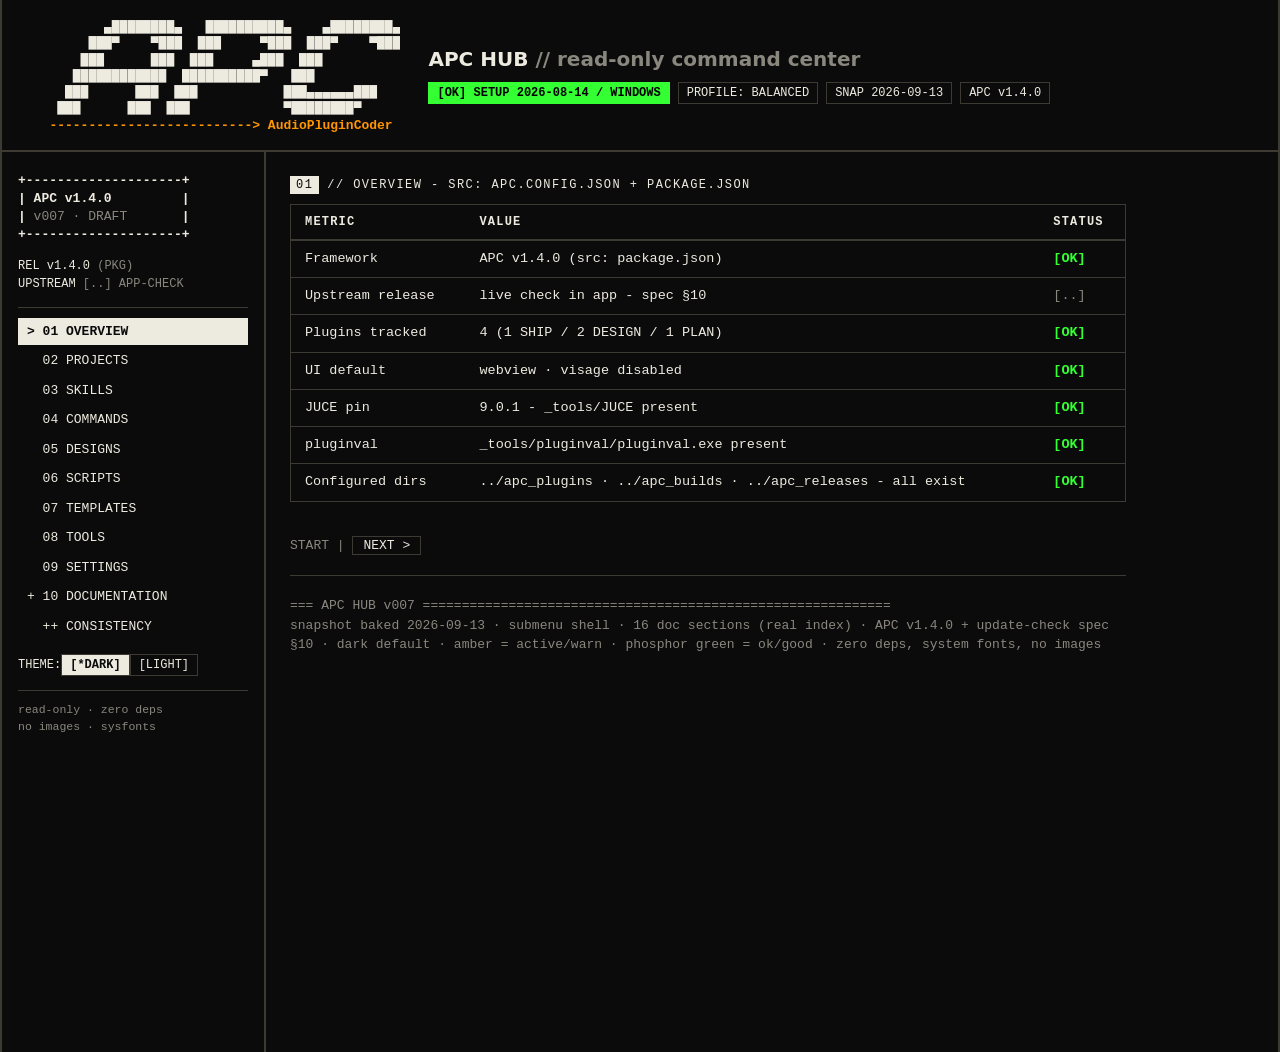
<file: hub/_design/hub_design_mockup_v007.html>
<!DOCTYPE html>
<html lang="en" data-theme="dark">
<head>
<meta charset="utf-8">
<meta name="viewport" content="width=device-width, initial-scale=1">
<title>APC HUB v007 // mockup - snapshot 2026-09-13</title>
<style>
/* == themes.css: dark is default, light is alternate == */
:root, html[data-theme="dark"]{
  --paper:#0B0B0B; --ink:#EDEAE0; --muted:#8A877E;
  --rule:#3D3A33; --amber:#FF9500; --amber-ink:#000;
  --good:#33FF33; --good-ink:#000;
}
html[data-theme="light"]{
  --paper:#FAFAF7; --ink:#141414; --muted:#6B6B6B;
  --rule:#1A1A1A; --amber:#FF9500; --amber-ink:#000;
  --good:#0B7A30; --good-ink:#fff;
}
/* == base.css == */
*{box-sizing:border-box; border-radius:0 !important; box-shadow:none !important;}
::selection{background:var(--good); color:var(--good-ink);}
body{background:var(--paper); color:var(--ink);
  font-family:system-ui,"Segoe UI",Roboto,Arial,sans-serif;
  font-size:15px; line-height:1.5; margin:0;}
.mono,pre,table,code,.kicker,.side{font-family:Consolas,"Cascadia Mono",Menlo,monospace;}
a{color:var(--ink);}
/* == shell.css: centered frame + STICKY header + sidebar + switching == */
.frame{max-width:1340px; margin:0 auto; min-height:100vh;
  border-left:2px solid var(--rule); border-right:2px solid var(--rule);}
.topbar{display:flex; gap:28px; align-items:center; flex-wrap:wrap;
  border-bottom:2px solid var(--rule); padding:20px 24px 16px;
  position:sticky; top:0; z-index:60; background:var(--paper);}
.topbar pre.logo{font-size:13px; line-height:1.25; margin:0; overflow-x:auto;}
.topbar pre.logo .amber{color:var(--amber); font-weight:bold;}
.topmeta .titleline{font-size:20px; font-weight:700; margin:0 0 8px;}
.topmeta .badges{margin:0; font-size:12px;}
.badge{display:inline-block; border:1px solid var(--rule); padding:1px 8px;
  font-size:12px; margin:0 8px 6px 0;}
.badge.ok{background:var(--good); border-color:var(--good);
  color:var(--good-ink); font-weight:bold;}
.shell{display:grid; grid-template-columns:264px 1fr;}
.side{border-right:2px solid var(--rule); padding:20px 16px; font-size:13px;
  position:sticky; top:0; height:100vh; overflow-y:auto; z-index:40;}
.side pre.mark{font-size:13px; line-height:1.4; margin:0 0 12px; font-weight:bold;}
.side pre.mark .mut{font-weight:normal;}
.siderel{margin:0 0 4px; font-size:12px;}
.sidenav{margin:14px 0; border-top:1px solid var(--rule); padding-top:10px;}
.sidenav a{display:block; padding:3px 8px; text-decoration:none;
  border:1px solid transparent; margin-bottom:2px;}
.sidenav a:hover{border-color:var(--rule);}
.sidenav a::before{content:"\00a0\00a0";}
details.navsub{margin-bottom:2px;}
details.navsub summary{display:block; padding:3px 8px; cursor:pointer;
  border:1px solid transparent; list-style:none;}
details.navsub summary::-webkit-details-marker{display:none;}
details.navsub summary::before{content:"+ ";}
details.navsub[open] summary::before{content:"- ";}
details.navsub summary:hover{border-color:var(--rule);}
details.navsub a{padding-left:20px; font-size:12.5px;}
.theme{font-size:12px; margin:12px 0 0; white-space:nowrap;}
.theme button{font:inherit; background:transparent; color:var(--ink);
  border:1px solid var(--rule); padding:1px 8px; cursor:pointer;}
.theme button.on{background:var(--ink); color:var(--paper); font-weight:bold;}
.sidefoot{color:var(--muted); font-size:11.5px; margin:14px 0 0;
  border-top:1px solid var(--rule); padding-top:10px;}
.content{padding:8px 24px 0; max-width:884px;}
.content footer{padding:20px 0 40px; color:var(--muted); font-size:13px;
  border-top:1px solid var(--rule); margin-top:8px;}
/* single active section; hash IS the state (spec §5.13) */
.content main section{display:none; padding:16px 0 8px;}
.content main section:target{display:block;}
body:not(:has(main section:target)) section[id="01-overview"]{display:block;}
body:not(:has(main section:target)) a[href="#01-overview"],
body:has(section[id="01-overview"]:target) a[href="#01-overview"],
body:has(section[id="02-projects"]:target) a[href="#02-projects"],
body:has(section[id="03-skills"]:target) a[href="#03-skills"],
body:has(section[id="04-commands"]:target) a[href="#04-commands"],
body:has(section[id="05-designs"]:target) a[href="#05-designs"],
body:has(section[id="06-scripts"]:target) a[href="#06-scripts"],
body:has(section[id="07-templates"]:target) a[href="#07-templates"],
body:has(section[id="08-tools"]:target) a[href="#08-tools"],
body:has(section[id="09-settings"]:target) a[href="#09-settings"],
body:has(section[id="10-documentation"]:target) a[href="#10-documentation"],
body:has(section[id="11-consistency"]:target) a[href="#11-consistency"],
body:has(section[id="doc-readme"]:target) a[href="#doc-readme"],
body:has(section[id="doc-build-system"]:target) a[href="#doc-build-system"],
body:has(section[id="doc-codex-compatibility"]:target) a[href="#doc-codex-compatibility"],
body:has(section[id="doc-codex-orchestration"]:target) a[href="#doc-codex-orchestration"],
body:has(section[id="doc-command-reference"]:target) a[href="#doc-command-reference"],
body:has(section[id="doc-faq"]:target) a[href="#doc-faq"],
body:has(section[id="doc-github-actions"]:target) a[href="#doc-github-actions"],
body:has(section[id="doc-icon-management-guide"]:target) a[href="#doc-icon-management-guide"],
body:has(section[id="doc-installer-creation"]:target) a[href="#doc-installer-creation"],
body:has(section[id="doc-model-routing"]:target) a[href="#doc-model-routing"],
body:has(section[id="doc-plugin-development-lifecycle"]:target) a[href="#doc-plugin-development-lifecycle"],
body:has(section[id="doc-project-structure"]:target) a[href="#doc-project-structure"],
body:has(section[id="doc-ship-workflow"]:target) a[href="#doc-ship-workflow"],
body:has(section[id="doc-state-management-deep-dive"]:target) a[href="#doc-state-management-deep-dive"],
body:has(section[id="doc-troubleshooting-guide"]:target) a[href="#doc-troubleshooting-guide"],
body:has(section[id="doc-webview-framework"]:target) a[href="#doc-webview-framework"]{
  background:var(--ink); color:var(--paper); font-weight:bold;}
body:has(section[id="10-documentation"]:target) details.navsub summary,
body:has(section[id^="doc-"]:target) details.navsub summary{
  background:var(--ink); color:var(--paper); font-weight:bold;}
body:not(:has(main section:target)) a[href="#01-overview"]::before,
body:has(section[id="01-overview"]:target) a[href="#01-overview"]::before,
body:has(section[id="02-projects"]:target) a[href="#02-projects"]::before,
body:has(section[id="03-skills"]:target) a[href="#03-skills"]::before,
body:has(section[id="04-commands"]:target) a[href="#04-commands"]::before,
body:has(section[id="05-designs"]:target) a[href="#05-designs"]::before,
body:has(section[id="06-scripts"]:target) a[href="#06-scripts"]::before,
body:has(section[id="07-templates"]:target) a[href="#07-templates"]::before,
body:has(section[id="08-tools"]:target) a[href="#08-tools"]::before,
body:has(section[id="09-settings"]:target) a[href="#09-settings"]::before,
body:has(section[id="10-documentation"]:target) a[href="#10-documentation"]::before,
body:has(section[id="11-consistency"]:target) a[href="#11-consistency"]::before,
body:has(section[id="doc-readme"]:target) a[href="#doc-readme"]::before,
body:has(section[id="doc-build-system"]:target) a[href="#doc-build-system"]::before,
body:has(section[id="doc-codex-compatibility"]:target) a[href="#doc-codex-compatibility"]::before,
body:has(section[id="doc-codex-orchestration"]:target) a[href="#doc-codex-orchestration"]::before,
body:has(section[id="doc-command-reference"]:target) a[href="#doc-command-reference"]::before,
body:has(section[id="doc-faq"]:target) a[href="#doc-faq"]::before,
body:has(section[id="doc-github-actions"]:target) a[href="#doc-github-actions"]::before,
body:has(section[id="doc-icon-management-guide"]:target) a[href="#doc-icon-management-guide"]::before,
body:has(section[id="doc-installer-creation"]:target) a[href="#doc-installer-creation"]::before,
body:has(section[id="doc-model-routing"]:target) a[href="#doc-model-routing"]::before,
body:has(section[id="doc-plugin-development-lifecycle"]:target) a[href="#doc-plugin-development-lifecycle"]::before,
body:has(section[id="doc-project-structure"]:target) a[href="#doc-project-structure"]::before,
body:has(section[id="doc-ship-workflow"]:target) a[href="#doc-ship-workflow"]::before,
body:has(section[id="doc-state-management-deep-dive"]:target) a[href="#doc-state-management-deep-dive"]::before,
body:has(section[id="doc-troubleshooting-guide"]:target) a[href="#doc-troubleshooting-guide"]::before,
body:has(section[id="doc-webview-framework"]:target) a[href="#doc-webview-framework"]::before{
  content:"> ";}
/* == layout.css == */
.titleline{font-size:20px; font-weight:700;}
.kicker{font-size:12px; text-transform:uppercase; letter-spacing:.12em; margin:0 0 10px;}
.kicker .n{display:inline-block; background:var(--ink); color:var(--paper); padding:0 6px; margin-right:8px;}
.pager{margin:18px 0 4px; font-size:13px;}
.pager a{text-decoration:none; border:1px solid var(--rule); padding:1px 10px;}
.pager a:hover{border-color:var(--amber);}
/* == components.css == */
table{border-collapse:collapse; width:100%; margin:0 0 16px; font-size:13.5px;}
th{font-size:12px; text-transform:uppercase; letter-spacing:.1em; text-align:left;
  border-bottom:2px solid var(--rule); padding:8px 12px 8px 14px;}
td{border-bottom:1px solid var(--rule); padding:8px 12px 8px 14px; vertical-align:top;}
table.grid{border:1px solid var(--rule);}
.chip{display:inline-block; border:1px solid var(--rule); padding:0 6px; font-size:11.5px;
  white-space:nowrap;}
.chip.cur{background:var(--amber); border-color:var(--amber); color:var(--amber-ink); font-weight:bold;}
.tok-ok{color:var(--good); font-weight:bold;}
.good{color:var(--good); font-weight:bold;}
.tok-warn{display:inline-block; background:var(--amber); color:var(--amber-ink);
  font-weight:bold; padding:0 6px;}
.mut{color:var(--muted);}
.pipe{font-size:14px; margin:8px 0 12px;}
.banner{border:1px solid var(--rule); border-left:4px solid var(--amber);
  padding:8px 12px; margin:0 0 16px; font-size:13.5px;}
.sw{display:inline-block; width:14px; height:14px; border:1px solid var(--rule);
  vertical-align:-2px; margin-right:6px;}
.check{white-space:nowrap;}
.scrollx{overflow-x:auto;}
h3{font-size:15px; margin:18px 0 6px;}
pre.screen{border:1px solid var(--rule); padding:10px 12px; font-size:13px;
  overflow-x:auto; background:transparent;}
.full{color:var(--muted); font-size:12.5px; margin:6px 0 2px;}
/* == docs.css: search dummy, collapsers, chapters, reader preview == */
.docsearch{width:100%; font:inherit; font-size:13px; background:transparent;
  color:var(--muted); border:1px solid var(--rule); padding:8px 12px; margin:0 0 14px;}
details.doc{border:1px solid var(--rule); margin:0 0 6px; padding:8px 12px;}
details.doc summary{cursor:pointer; font-size:13.5px;}
details.doc summary{list-style:none;}
details.doc summary::-webkit-details-marker{display:none;}
details.doc summary::before{content:"+ "; font-weight:bold;}
details.doc[open] summary::before{content:"- "; font-weight:bold;}
details.doc summary .p{color:var(--muted); font-size:12.5px;}
details.doc ol{margin:8px 0 4px; padding-left:22px; font-size:13px;}
details.doc ol li{margin-bottom:2px;}
ol.chap{margin:8px 0 12px; padding-left:22px; font-size:13px;}
ol.chap li{margin-bottom:2px;}
.reader{border:1px solid var(--rule); border-top:3px solid var(--good);
  padding:14px 16px; margin:16px 0;}
.reader h4{font-size:16px; margin:0 0 8px;}
.reader h5{font-size:14px; margin:14px 0 6px;}
.reader p, .reader li{font-size:14px;}
.reader ol{padding-left:22px; margin:6px 0;}
@media(max-width:900px){
  .shell{grid-template-columns:1fr;}
  .side{position:static; height:auto; border-right:none; border-bottom:2px solid var(--rule);}
  .sidenav a{display:inline-block; margin:0 8px 6px 0;}
  .topbar pre.logo{font-size:2.2vw; min-width:560px;}
  .logoscr{overflow-x:auto;}
}
@media print{
  .side{display:none;}
  .shell{display:block;}
  .topbar{position:static;}
  .content main section{display:block !important;}
  .pager{display:none;}
}
</style>
</head>
<body>
<div class="frame">

<header class="topbar">
<div class="logoscr"><pre class="logo">          ▄████████▄   ██████████▄    ▄████████▄
        ███▀    ▀███  ███     ▀███  ███▀    ▀███
       ███      ███  ███     ▄███  ███
      ████████████  ██████████▀   ███
     ███      ███  ███           ███▄▄▄▄▄▄███
    ███      ███  ███            ▀████████▀
<span class="amber">   --------------------------&gt; AudioPluginCoder</span></pre></div>
<div class="topmeta">
<p class="titleline">APC HUB <span class="mut">// read-only command center</span></p>
<p class="mono badges"><span class="badge ok">[OK] SETUP 2026-08-14 / WINDOWS</span><span class="badge">PROFILE: BALANCED</span><span class="badge">SNAP 2026-09-13</span><span class="badge">APC v1.4.0</span></p>
</div>
</header>

<div class="shell">

<aside class="side">
<pre class="mark">+--------------------+
| APC v1.4.0         |
| <span class="mut">v007 · DRAFT</span>       |
+--------------------+</pre>
<p class="siderel mono">REL v1.4.0 <span class="mut">(PKG)</span><br>UPSTREAM <span class="mut">[..] APP-CHECK</span></p>
<nav class="sidenav">
<a href="#01-overview">01 OVERVIEW</a><a href="#02-projects">02 PROJECTS</a><a href="#03-skills">03 SKILLS</a><a href="#04-commands">04 COMMANDS</a><a href="#05-designs">05 DESIGNS</a><a href="#06-scripts">06 SCRIPTS</a><a href="#07-templates">07 TEMPLATES</a><a href="#08-tools">08 TOOLS</a><a href="#09-settings">09 SETTINGS</a>
<details class="navsub">
<summary>10 DOCUMENTATION</summary>
<a href="#10-documentation">INDEX (ALL DOCS)</a>
<a href="#doc-readme">README</a>
<a href="#doc-build-system">BUILD</a>
<a href="#doc-codex-compatibility">CODEX COMPAT</a>
<a href="#doc-codex-orchestration">CODEX ORCH</a>
<a href="#doc-command-reference">COMMANDS</a>
<a href="#doc-faq">FAQ</a>
<a href="#doc-github-actions">ACTIONS</a>
<a href="#doc-icon-management-guide">ICONS</a>
<a href="#doc-installer-creation">INSTALLER</a>
<a href="#doc-model-routing">MODELS</a>
<a href="#doc-plugin-development-lifecycle">LIFECYCLE</a>
<a href="#doc-project-structure">STRUCTURE</a>
<a href="#doc-ship-workflow">SHIP</a>
<a href="#doc-state-management-deep-dive">STATE</a>
<a href="#doc-troubleshooting-guide">TROUBLESHOOT</a>
<a href="#doc-webview-framework">WEBVIEW</a>
</details>
<a href="#11-consistency">++ CONSISTENCY</a>
</nav>
<p class="theme">THEME:<button id="t-dark" class="on" onclick="__hubTheme('dark')">[*DARK]</button><button id="t-light" onclick="__hubTheme('light')">[LIGHT]</button></p>
<p class="sidefoot">read-only · zero deps<br>no images · sysfonts</p>
</aside>

<div class="content">
<main>

<section id="01-overview">
<p class="kicker"><span class="n">01</span>// OVERVIEW - src: apc.config.json + package.json</p>
<div class="scrollx"><table class="grid">
<tr><th>Metric</th><th>Value</th><th>Status</th></tr>
<tr><td>Framework</td><td class="mono">APC v1.4.0 (src: package.json)</td><td class="tok-ok">[OK]</td></tr>
<tr><td>Upstream release</td><td class="mono">live check in app - spec §10</td><td class="mut">[..]</td></tr>
<tr><td>Plugins tracked</td><td>4 (1 SHIP / 2 DESIGN / 1 PLAN)</td><td class="tok-ok">[OK]</td></tr>
<tr><td>UI default</td><td>webview · visage disabled</td><td class="tok-ok">[OK]</td></tr>
<tr><td>JUCE pin</td><td>9.0.1 - <span class="mono">_tools/JUCE</span> present</td><td class="tok-ok">[OK]</td></tr>
<tr><td>pluginval</td><td><span class="mono">_tools/pluginval/pluginval.exe</span> present</td><td class="tok-ok">[OK]</td></tr>
<tr><td>Configured dirs</td><td class="mono">../apc_plugins · ../apc_builds · ../apc_releases - all exist</td><td class="tok-ok">[OK]</td></tr>
</table></div>
<p class="mono pager"><span class="mut">START</span> <span class="mut">|</span> <a href="#02-projects">NEXT &gt;</a></p>
</section>

<section id="02-projects">
<p class="kicker"><span class="n">02</span>// PROJECTS - src: &lt;plugins_dir&gt;/*/status.json</p>
<div class="scrollx"><table class="grid">
<tr><th>Plugin</th><th>Ver</th><th>Phase</th><th>UI</th><th>Cx</th><th>Validation</th><th>Next</th></tr>
<tr><td><b>CloudWash</b></td><td>v1.0.0</td><td><span class="chip cur">[ SHIP_COMPLETE ]</span></td><td>WEBVIEW</td><td>5/5</td><td class="check"><span class="good">[x] 11/11</span></td><td class="mut">complete</td></tr>
<tr><td><b>gnarly2</b></td><td>v0.1.0</td><td><span class="chip cur">[ DESIGN_COMPLETE ]</span></td><td>WEBVIEW</td><td>2/5</td><td class="check"><span class="good">[x] 5</span> · <span class="mut">[ ] 2</span></td><td class="mono">/apc-impl gnarly2</td></tr>
<tr><td><b>nf_gnarly</b></td><td>v0.0.0</td><td><span class="chip cur">[ DESIGN_COMPLETE ]</span></td><td>WEBVIEW</td><td>2/5</td><td class="check"><span class="good">[x] 5</span> · <span class="mut">[ ] 2</span></td><td class="mono">/apc-impl nf_gnarly</td></tr>
<tr><td><b>gnarly3</b></td><td>v0.1.0</td><td><span class="chip cur">[ PLAN_COMPLETE ]</span></td><td>VISAGE</td><td>2/5</td><td class="check"><span class="good">[x] 4</span> · <span class="mut">[ ] 3</span></td><td class="mono">/apc-design gnarly3</td></tr>
</table></div>
<h3>CloudWash - detail (7 phase_history entries, last 2026-01-31)</h3>
<p class="pipe mono">DREAM -&gt; PLAN -&gt; DESIGN -&gt; IMPL -&gt; <span class="chip cur">[ SHIP ]</span></p>
<pre class="screen"><span class="good">[x]</span> creative brief  <span class="good">[x]</span> parameter spec  <span class="good">[x]</span> architecture  <span class="good">[x]</span> ui framework
<span class="good">[x]</span> design  <span class="good">[x]</span> code (4.1.1/4.1.2/4.1.3)  <span class="good">[x]</span> tests  <span class="good">[x]</span> ship ready</pre>
<p class="mut mono" style="font-size:13px">NOTE: repo-local plugins/ shown. Configured live dir ../apc_plugins exists - phase-2 lists both, labelled.</p>
<p class="mono pager"><a href="#01-overview">&lt; PREV</a> <span class="mut">|</span> <a href="#03-skills">NEXT &gt;</a></p>
</section>

<section id="03-skills">
<p class="kicker"><span class="n">03</span>// SKILLS - src: .agents/skills/ (18 dirs, single source of truth)</p>
<div class="scrollx"><table class="grid">
<tr><th>Skill dir</th><th>Kind</th><th>Flag</th></tr>
<tr><td class="mono">apc-setup</td><td>phase</td><td class="tok-ok">[OK]</td></tr>
<tr><td class="mono">audio-plugin-coder</td><td>Codex package (SKILL.md)</td><td class="tok-ok">[OK]</td></tr>
<tr><td class="mono">dream · plan · design · impl · ship · test · debug</td><td>phase ×7</td><td class="tok-ok">[OK]</td></tr>
<tr><td class="mono">skill_design_webview · skill_testing · skill_troubleshooting</td><td>domain ×3</td><td class="tok-ok">[OK]</td></tr>
<tr><td class="mono">skill_ideation · skill_planning · skill_design · skill_implementation · skill_packaging · skill_debug</td><td>legacy ×6</td><td><span class="tok-warn">[LEGACY?]</span> confirm in tidy-up</td></tr>
</table></div>
<p class="mono pager"><a href="#02-projects">&lt; PREV</a> <span class="mut">|</span> <a href="#04-commands">NEXT &gt;</a></p>
</section>

<section id="04-commands">
<p class="kicker"><span class="n">04</span>// COMMANDS - src: .agents/workflows/ (12 primary + 11 aliases)</p>
<div class="scrollx"><table class="grid">
<tr><th>Primary</th><th>Alias</th><th>Codex form</th></tr>
<tr><td class="mono">/apc-setup · /apc-dream · /apc-plan</td><td class="mono">/setup · /dream · /plan</td><td class="mono" rowspan="4">$audio-plugin-coder:audio-plugin-coder &lt;action&gt; [Name]<br><span class="mut">action = setup|dream|plan|design|impl|test|debug|status|resume|ship|new</span></td></tr>
<tr><td class="mono">/apc-design · /apc-impl(+implement) · /apc-test</td><td class="mono">/design · /impl · /test</td></tr>
<tr><td class="mono">/apc-debug · /apc-ship · /apc-status</td><td class="mono">/debug · /ship · /status</td></tr>
<tr><td class="mono">/apc-resume · /apc-new · <b>/apc-hub (this, proposed)</b></td><td class="mono">/resume · /new · -</td></tr>
</table></div>
<p class="mono pager"><a href="#03-skills">&lt; PREV</a> <span class="mut">|</span> <a href="#05-designs">NEXT &gt;</a></p>
</section>

<section id="05-designs">
<p class="kicker"><span class="n">05</span>// DESIGNS - src: design_library/manifest.json (v1.1.0, 3 designs)</p>
<div class="scrollx"><table class="grid">
<tr><th>Design</th><th>Category</th><th>Colors</th><th>UI</th><th>Best for</th></tr>
<tr><td><b>rams60</b> - Rams 60</td><td>vintage-hardware</td><td><span class="sw" style="background:#1F7A3D"></span><span class="mono">#1F7A3D</span> · <span class="sw" style="background:#D9531E"></span><span class="mono">#D9531E</span> · <span class="sw" style="background:#EFE8D8"></span><span class="mono">#EFE8D8</span></td><td>WEBVIEW</td><td>lo-fi, hardware emulation</td></tr>
<tr><td><b>amber-signal</b> - Amber Signal</td><td>modern</td><td><span class="sw" style="background:#FF9500"></span><span class="mono">#FF9500</span> · <span class="sw" style="background:#FFB946"></span><span class="mono">#FFB946</span> · <span class="sw" style="background:#1C1C1E"></span><span class="mono">#1C1C1E</span></td><td>WEBVIEW</td><td>dynamics, effects, metering</td></tr>
<tr><td><b>neogrid-minimal</b> - NeoGrid Minimal</td><td>minimal</td><td><span class="sw" style="background:#00F5FF"></span><span class="mono">#00F5FF</span> · <span class="sw" style="background:#7B68EE"></span><span class="mono">#7B68EE</span> · <span class="sw" style="background:#0A0A0F"></span><span class="mono">#0A0A0F</span></td><td>WEBVIEW</td><td>synths, modulators</td></tr>
</table></div>
<p class="mono pager"><a href="#04-commands">&lt; PREV</a> <span class="mut">|</span> <a href="#06-scripts">NEXT &gt;</a></p>
</section>

<section id="06-scripts">
<p class="kicker"><span class="n">06</span>// SCRIPTS - src: scripts/ (33 entries)</p>
<div class="scrollx"><table class="grid">
<tr><th>Group</th><th>Members</th></tr>
<tr><td>build / state</td><td class="mono">build-and-install · state-management · backup · rollback · lib/Get-ApcPaths (ps1+sh)</td></tr>
<tr><td>validate ×5</td><td class="mono">plugin-status · state-management · visage-setup · webview-setup · webview-member-order</td></tr>
<tr><td>utility</td><td class="mono">setup · system-check · error-detection · pluginval-integration · preview-design · copy-agent-folders · add-icon-to-exe · terminal-monitoring · list-folder-structure · apc-write-config · rcedit-x64.exe · setup_bridges.bat</td></tr>
<tr><td>installer / codex</td><td class="mono">installer/ ×3 (win/mac/iss) · codex/ ×10 (run, smoke-proof, routing-schema, install-profiles, luna/terra/sol/astra)</td></tr>
</table></div>
<p class="mono pager"><a href="#05-designs">&lt; PREV</a> <span class="mut">|</span> <a href="#07-templates">NEXT &gt;</a></p>
</section>

<section id="07-templates">
<p class="kicker"><span class="n">07</span>// TEMPLATES - src: templates/ (27 files)</p>
<div class="scrollx"><table class="grid">
<tr><th>Template</th><th>Files</th><th>Notes</th></tr>
<tr><td class="mono">webview/</td><td>4</td><td>CMakeLists, PluginEditor.{cpp,h}, README</td></tr>
<tr><td class="mono">visage/</td><td>5</td><td>+ VisageControls.h</td></tr>
<tr><td class="mono">ffgl/</td><td>6</td><td>visual plugins (Resolume/VDMX)</td></tr>
<tr><td class="mono">max-external/</td><td>7</td><td>Max/MSP externals</td></tr>
<tr><td class="mono">root</td><td>5</td><td>2× CMakeLists templates, LICENSE, status-template.json, IMPROVEMENTS.md</td></tr>
</table></div>
<p class="mono pager"><a href="#06-scripts">&lt; PREV</a> <span class="mut">|</span> <a href="#08-tools">NEXT &gt;</a></p>
</section>

<section id="08-tools">
<p class="kicker"><span class="n">08</span>// TOOLS - src: _tools/ + sampled 2026-09-13</p>
<div class="scrollx"><table class="grid">
<tr><th>Tool</th><th>State</th><th>Status</th></tr>
<tr><td class="mono">JUCE 9.0.1 (_tools/JUCE)</td><td>present, matches pin</td><td class="tok-ok">[OK]</td></tr>
<tr><td class="mono">pluginval.exe</td><td>prebuilt binary present</td><td class="tok-ok">[OK]</td></tr>
<tr><td class="mono">visage (_tools/visage)</td><td>source present, enable_visage=false</td><td class="tok-ok">[OK]</td></tr>
<tr><td class="mono">node v24.0.2 · python 3.12.10 · cmake 4.1.1</td><td>sampled at snapshot</td><td class="tok-ok">[OK]</td></tr>
</table></div>
<p class="mono pager"><a href="#07-templates">&lt; PREV</a> <span class="mut">|</span> <a href="#09-settings">NEXT &gt;</a></p>
</section>

<section id="09-settings">
<p class="kicker"><span class="n">09</span>// SETTINGS - src: apc.config.json (live) vs .example.json</p>
<div class="scrollx"><table class="grid">
<tr><th>Key</th><th>Live</th><th>Example</th></tr>
<tr><td class="mono">paths.plugins_dir</td><td class="mono">../apc_plugins <span class="good">[OK]</span></td><td class="mono">plugins</td></tr>
<tr><td class="mono">paths.build_dir</td><td class="mono">../apc_builds <span class="good">[OK]</span></td><td class="mono">build</td></tr>
<tr><td class="mono">paths.release_dir</td><td class="mono">../apc_releases <span class="good">[OK]</span></td><td class="mono">release</td></tr>
<tr><td class="mono">defaults</td><td class="mono">webview · visage off</td><td class="mono">same</td></tr>
<tr><td class="mono">models.profile</td><td class="mono">balanced · 10 phases (auto; strong/strongest/economy)</td><td class="mono">same</td></tr>
<tr><td class="mono">models.codex</td><td class="mono">enabled · terra default · luna/terra/sol/astra · escalation on</td><td class="mono">disabled</td></tr>
<tr><td class="mono">setup</td><td class="mono">completed 2026-08-14 · windows</td><td class="mono">false</td></tr>
</table></div>
<p class="mono pager"><a href="#08-tools">&lt; PREV</a> <span class="mut">|</span> <a href="#10-documentation">NEXT &gt;</a></p>
</section>

<section id="10-documentation">
<p class="kicker"><span class="n">10</span>// DOCUMENTATION - src: docs/*.md · index baked 2026-09-13, full text live in app</p>
<p><input class="docsearch mono" disabled placeholder="SEARCH DOCUMENTATION - live in app (phase-2, /api/v1/docs)"></p>
<details class="doc" open><summary><b>APC Documentation</b> <span class="p">- docs/README.md · 12 §</span></summary>
<ol class="mono">
<li>§ Quick Start</li>
<li>§ Documentation Index</li>
<li>§ The Five-Phase Workflow</li>
<li>§ Common Commands</li>
<li>§ UI Frameworks</li>
<li>§ Platform Support</li>
<li>§ Project Structure</li>
<li>§ State Management</li>
<li>§ Troubleshooting</li>
<li>§ Contributing</li>
<li>§ External Resources</li>
<li>§ License</li>
</ol>
<p class="mono full"><a href="#doc-readme">OPEN AS SECTION →</a> · FULL TEXT → LIVE READER (APP)</p>
</details>
<details class="doc"><summary><b>Build System Documentation</b> <span class="p">- docs/build-system.md · 13 §</span></summary>
<ol class="mono">
<li>§ Overview</li>
<li>§ Build Architecture</li>
<li>§ Root CMakeLists.txt</li>
<li>§ Plugin CMakeLists.txt</li>
<li>§ Build Scripts</li>
<li>§ Build Targets</li>
<li>§ Build Configuration</li>
<li>§ Installation</li>
<li>§ Cross-Platform Builds</li>
<li>§ Troubleshooting</li>
<li>§ Best Practices</li>
<li>§ Advanced Configuration</li>
<li>§ Related Documentation</li>
</ol>
<p class="mono full"><a href="#doc-build-system">OPEN AS SECTION →</a> · FULL TEXT → LIVE READER (APP)</p>
</details>
<details class="doc"><summary><b>Codex Compatibility</b> <span class="p">- docs/codex-compatibility.md · 6 §</span></summary>
<ol class="mono">
<li>§ Compatibility Status</li>
<li>§ Start in Codex</li>
<li>§ Command Mapping</li>
<li>§ Repo Skill vs Plugin</li>
<li>§ Design Notes</li>
<li>§ Official Codex References</li>
</ol>
<p class="mono full"><a href="#doc-codex-compatibility">OPEN AS SECTION →</a> · FULL TEXT → LIVE READER (APP)</p>
</details>
<details class="doc"><summary><b>Codex Cost-Aware Orchestration</b> <span class="p">- docs/codex-orchestration.md · 8 §</span></summary>
<ol class="mono">
<li>§ Prerequisites</li>
<li>§ Enable via `/apc-setup` (recommended for GitHub users)</li>
<li>§ Config (`models.codex`)</li>
<li>§ Project agents</li>
<li>§ Runner</li>
<li>§ Smoke proof (after usage-window reset)</li>
<li>§ Helpers</li>
<li>§ Design notes</li>
</ol>
<p class="mono full"><a href="#doc-codex-orchestration">OPEN AS SECTION →</a> · FULL TEXT → LIVE READER (APP)</p>
</details>
<details class="doc"><summary><b>Command Reference</b> <span class="p">- docs/command-reference.md · 10 §</span></summary>
<ol class="mono">
<li>§ Primary slash commands (`/apc-*`)</li>
<li>§ Overview</li>
<li>§ Codex Commands</li>
<li>§ Slash Commands</li>
<li>§ Platform Scripts</li>
<li>§ PowerShell Scripts</li>
<li>§ GitHub Actions Workflows</li>
<li>§ Command Quick Reference</li>
<li>§ Common Workflows</li>
<li>§ Related Documentation</li>
</ol>
<p class="mono full"><a href="#doc-command-reference">OPEN AS SECTION →</a> · FULL TEXT → LIVE READER (APP)</p>
</details>
<details class="doc"><summary><b>Frequently Asked Questions (FAQ)</b> <span class="p">- docs/FAQ.md · 13 §</span></summary>
<ol class="mono">
<li>§ General Questions</li>
<li>§ Getting Started</li>
<li>§ Workflow Questions</li>
<li>§ UI Framework Questions</li>
<li>§ Build Questions</li>
<li>§ Shipping Questions</li>
<li>§ Troubleshooting</li>
<li>§ AI Agent Questions</li>
<li>§ Development Questions</li>
<li>§ Contributing Questions</li>
<li>§ Licensing Questions</li>
<li>§ Still Have Questions?</li>
<li>§ Quick Command Reference</li>
</ol>
<p class="mono full"><a href="#doc-faq">OPEN AS SECTION →</a> · FULL TEXT → LIVE READER (APP)</p>
</details>
<details class="doc"><summary><b>GitHub Actions CI/CD Documentation</b> <span class="p">- docs/github-actions.md · 9 §</span></summary>
<ol class="mono">
<li>§ Overview</li>
<li>§ Workflows</li>
<li>§ Build Jobs</li>
<li>§ Release Job</li>
<li>§ Using the Workflows</li>
<li>§ Workflow Configuration</li>
<li>§ Advanced Usage</li>
<li>§ Troubleshooting</li>
<li>§ Customization</li>
</ol>
<p class="mono full"><a href="#doc-github-actions">OPEN AS SECTION →</a> · FULL TEXT → LIVE READER (APP)</p>
</details>
<details class="doc"><summary><b>Plugin Icon Management Guide</b> <span class="p">- docs/icon-management-guide.md · 12 §</span></summary>
<ol class="mono">
<li>§ Overview</li>
<li>§ Icon Requirements</li>
<li>§ Directory Structure</li>
<li>§ Method 1: CMake-Based Icon Embedding (Recommended)</li>
<li>§ Method 2: Resource File (.rc) Approach (Alternative)</li>
<li>§ Installer Desktop Shortcut Icon</li>
<li>§ Icon Design Best Practices</li>
<li>§ Testing Your Icon</li>
<li>§ Troubleshooting</li>
<li>§ Example: Complete Setup</li>
<li>§ Future Enhancements</li>
<li>§ References</li>
</ol>
<p class="mono full"><a href="#doc-icon-management-guide">OPEN AS SECTION →</a> · FULL TEXT → LIVE READER (APP)</p>
</details>
<details class="doc"><summary><b>Installer Creation Guide</b> <span class="p">- docs/installer-creation.md · 7 §</span></summary>
<ol class="mono">
<li>§ Overview</li>
<li>§ Windows Installer</li>
<li>§ macOS Installer (DMG via script, finalize on macOS)</li>
<li>§ Linux Packages (NOT IMPLEMENTED)</li>
<li>§ GitHub Actions Alternative</li>
<li>§ Troubleshooting</li>
<li>§ Summary</li>
</ol>
<p class="mono full"><a href="#doc-installer-creation">OPEN AS SECTION →</a> · FULL TEXT → LIVE READER (APP)</p>
</details>
<details class="doc"><summary><b>Model Routing</b> <span class="p">- docs/model-routing.md · 6 §</span></summary>
<ol class="mono">
<li>§ Why this exists</li>
<li>§ What APC can and cannot do</li>
<li>§ Config location</li>
<li>§ Presets</li>
<li>§ Agent rule</li>
<li>§ Codex CLI cost routing (optional)</li>
</ol>
<p class="mono full"><a href="#doc-model-routing">OPEN AS SECTION →</a> · FULL TEXT → LIVE READER (APP)</p>
</details>
<details class="doc"><summary><b>Plugin Development Lifecycle</b> <span class="p">- docs/plugin-development-lifecycle.md · 29 §</span></summary>
<ol class="mono">
<li>§ Overview</li>
<li>§ Phase 1: DREAM (Ideation)</li>
<li>§ Hook</li>
<li>§ Description</li>
<li>§ Sonic Character</li>
<li>§ Use Cases</li>
<li>§ References</li>
<li>§ Phase 2: PLAN (Architecture)</li>
<li>§ Core Components</li>
<li>§ Processing Chain</li>
<li>§ Parameter Mapping</li>
<li>§ Complexity Assessment</li>
<li>§ Complexity Score: 3</li>
<li>§ Implementation Strategy</li>
<li>§ Dependencies</li>
<li>§ Risk Assessment</li>
<li>§ Phase 3: DESIGN (GUI)</li>
<li>§ Layout</li>
<li>§ Controls</li>
<li>§ Color Palette</li>
<li>§ Colors</li>
<li>§ Typography</li>
<li>§ Controls</li>
<li>§ Phase 4: IMPLEMENT (Code)</li>
<li>§ Phase 5: SHIP (Package)</li>
<li>§ State Transitions</li>
<li>§ Best Practices</li>
<li>§ Example Timeline</li>
<li>§ Related Documentation</li>
</ol>
<p class="mono full"><a href="#doc-plugin-development-lifecycle">OPEN AS SECTION →</a> · FULL TEXT → LIVE READER (APP)</p>
</details>
<details class="doc"><summary><b>APC Project Structure Guide</b> <span class="p">- docs/PROJECT_STRUCTURE.md · 10 §</span></summary>
<ol class="mono">
<li>§ Overview</li>
<li>§ Core Directories</li>
<li>§ File Naming Conventions</li>
<li>§ State Management</li>
<li>§ Build System</li>
<li>§ Framework-Specific Paths</li>
<li>§ Git Configuration</li>
<li>§ Local-Only &amp; Heavy Directories (kept, documented - not clutter)</li>
<li>§ Best Practices</li>
<li>§ Related Documentation</li>
</ol>
<p class="mono full"><a href="#doc-project-structure">OPEN AS SECTION →</a> · FULL TEXT → LIVE READER (APP)</p>
</details>
<details class="doc"><summary><b>Ship Workflow Documentation</b> <span class="p">- docs/ship-workflow.md · 12 §</span></summary>
<ol class="mono">
<li>§ Overview</li>
<li>§ Prerequisites</li>
<li>§ Running Ship</li>
<li>§ Step-by-Step Process</li>
<li>§ Installer Features</li>
<li>§ License Agreement</li>
<li>§ State Management</li>
<li>§ Troubleshooting</li>
<li>§ Best Practices</li>
<li>§ Examples</li>
<li>§ Next Steps After Shipping</li>
<li>§ Related Documentation</li>
</ol>
<p class="mono full"><a href="#doc-ship-workflow">OPEN AS SECTION →</a> · FULL TEXT → LIVE READER (APP)</p>
</details>
<details class="doc"><summary><b>State Management Deep Dive</b> <span class="p">- docs/state-management-deep-dive.md · 13 §</span></summary>
<ol class="mono">
<li>§ Overview</li>
<li>§ Core Concepts</li>
<li>§ PowerShell Functions</li>
<li>§ Phase-Specific Usage</li>
<li>§ Framework Selection</li>
<li>§ Error Recovery</li>
<li>§ Validation Functions</li>
<li>§ State Transitions</li>
<li>§ Multi-Agent Support</li>
<li>§ Best Practices</li>
<li>§ Troubleshooting</li>
<li>§ API Reference</li>
<li>§ Related Documentation</li>
</ol>
<p class="mono full"><a href="#doc-state-management-deep-dive">OPEN AS SECTION →</a> · FULL TEXT → LIVE READER (APP)</p>
</details>
<details class="doc"><summary><b>Troubleshooting Guide</b> <span class="p">- docs/troubleshooting-guide.md · 9 §</span></summary>
<ol class="mono">
<li>§ Overview</li>
<li>§ Known Issues Database</li>
<li>§ Auto-Capture Protocol</li>
<li>§ Common Issues</li>
<li>§ Debugging Techniques</li>
<li>§ Error Recovery</li>
<li>§ Getting Help</li>
<li>§ Prevention Checklist</li>
<li>§ Related Documentation</li>
</ol>
<p class="mono full"><a href="#doc-troubleshooting-guide">OPEN AS SECTION →</a> · FULL TEXT → LIVE READER (APP)</p>
</details>
<details class="doc"><summary><b>WebView Framework Guide</b> <span class="p">- docs/webview-framework.md · 9 §</span></summary>
<ol class="mono">
<li>§ Overview</li>
<li>§ Architecture</li>
<li>§ Critical: Member Declaration Order</li>
<li>§ Implementation Steps</li>
<li>§ Validation Checklist</li>
<li>§ Common Mistakes</li>
<li>§ Advanced Topics</li>
<li>§ Troubleshooting</li>
<li>§ Related Documentation</li>
</ol>
<p class="mono full"><a href="#doc-webview-framework">OPEN AS SECTION →</a> · FULL TEXT → LIVE READER (APP)</p>
</details>
<h3>READER PREVIEW - real text, reader typography (docs/README.md)</h3>
<div class="reader">
<h4>APC Documentation</h4>
<p>Welcome to the comprehensive documentation for Audio Plugin Coder (APC) - the AI-powered framework for building professional audio plugins.</p>
<h5>Quick Start</h5>
<p>New to APC? Start here:</p>
<ol>
<li><b>Project Overview</b> - What is APC and key features</li>
<li><b>Plugin Development Lifecycle</b> - The five-phase workflow</li>
<li><b>Command Reference</b> - All available commands</li>
</ol>
<p class="mono mut" style="font-size:12.5px">EXCERPT END - FULL TEXT → LIVE READER (APP)</p>
</div>
<p class="mono pager"><a href="#09-settings">&lt; PREV</a> <span class="mut">|</span> <a href="#doc-readme">NEXT &gt;</a></p>
</section>

<section id="doc-readme">
<p class="kicker"><span class="n">DOC</span>// docs/README.md - full text live in app</p>
<h3>APC Documentation</h3>
<p class="mono mut" style="font-size:13px">12 § · baked 2026-09-13 · <a href="#10-documentation">BACK TO INDEX</a></p>
<ol class="mono chap">
<li>§ Quick Start</li>
<li>§ Documentation Index</li>
<li>§ The Five-Phase Workflow</li>
<li>§ Common Commands</li>
<li>§ UI Frameworks</li>
<li>§ Platform Support</li>
<li>§ Project Structure</li>
<li>§ State Management</li>
<li>§ Troubleshooting</li>
<li>§ Contributing</li>
<li>§ External Resources</li>
<li>§ License</li>
</ol>
<p class="mono full">FULL TEXT → LIVE READER (APP)</p>
<p class="mono pager"><a href="#10-documentation">&lt; PREV</a> <span class="mut">|</span> <a href="#doc-build-system">NEXT &gt;</a></p>
</section>

<section id="doc-build-system">
<p class="kicker"><span class="n">DOC</span>// docs/build-system.md - full text live in app</p>
<h3>Build System Documentation</h3>
<p class="mono mut" style="font-size:13px">13 § · baked 2026-09-13 · <a href="#10-documentation">BACK TO INDEX</a></p>
<ol class="mono chap">
<li>§ Overview</li>
<li>§ Build Architecture</li>
<li>§ Root CMakeLists.txt</li>
<li>§ Plugin CMakeLists.txt</li>
<li>§ Build Scripts</li>
<li>§ Build Targets</li>
<li>§ Build Configuration</li>
<li>§ Installation</li>
<li>§ Cross-Platform Builds</li>
<li>§ Troubleshooting</li>
<li>§ Best Practices</li>
<li>§ Advanced Configuration</li>
<li>§ Related Documentation</li>
</ol>
<p class="mono full">FULL TEXT → LIVE READER (APP)</p>
<p class="mono pager"><a href="#doc-readme">&lt; PREV</a> <span class="mut">|</span> <a href="#doc-codex-compatibility">NEXT &gt;</a></p>
</section>

<section id="doc-codex-compatibility">
<p class="kicker"><span class="n">DOC</span>// docs/codex-compatibility.md - full text live in app</p>
<h3>Codex Compatibility</h3>
<p class="mono mut" style="font-size:13px">6 § · baked 2026-09-13 · <a href="#10-documentation">BACK TO INDEX</a></p>
<ol class="mono chap">
<li>§ Compatibility Status</li>
<li>§ Start in Codex</li>
<li>§ Command Mapping</li>
<li>§ Repo Skill vs Plugin</li>
<li>§ Design Notes</li>
<li>§ Official Codex References</li>
</ol>
<p class="mono full">FULL TEXT → LIVE READER (APP)</p>
<p class="mono pager"><a href="#doc-build-system">&lt; PREV</a> <span class="mut">|</span> <a href="#doc-codex-orchestration">NEXT &gt;</a></p>
</section>

<section id="doc-codex-orchestration">
<p class="kicker"><span class="n">DOC</span>// docs/codex-orchestration.md - full text live in app</p>
<h3>Codex Cost-Aware Orchestration</h3>
<p class="mono mut" style="font-size:13px">8 § · baked 2026-09-13 · <a href="#10-documentation">BACK TO INDEX</a></p>
<ol class="mono chap">
<li>§ Prerequisites</li>
<li>§ Enable via `/apc-setup` (recommended for GitHub users)</li>
<li>§ Config (`models.codex`)</li>
<li>§ Project agents</li>
<li>§ Runner</li>
<li>§ Smoke proof (after usage-window reset)</li>
<li>§ Helpers</li>
<li>§ Design notes</li>
</ol>
<p class="mono full">FULL TEXT → LIVE READER (APP)</p>
<p class="mono pager"><a href="#doc-codex-compatibility">&lt; PREV</a> <span class="mut">|</span> <a href="#doc-command-reference">NEXT &gt;</a></p>
</section>

<section id="doc-command-reference">
<p class="kicker"><span class="n">DOC</span>// docs/command-reference.md - full text live in app</p>
<h3>Command Reference</h3>
<p class="mono mut" style="font-size:13px">10 § · baked 2026-09-13 · <a href="#10-documentation">BACK TO INDEX</a></p>
<ol class="mono chap">
<li>§ Primary slash commands (`/apc-*`)</li>
<li>§ Overview</li>
<li>§ Codex Commands</li>
<li>§ Slash Commands</li>
<li>§ Platform Scripts</li>
<li>§ PowerShell Scripts</li>
<li>§ GitHub Actions Workflows</li>
<li>§ Command Quick Reference</li>
<li>§ Common Workflows</li>
<li>§ Related Documentation</li>
</ol>
<p class="mono full">FULL TEXT → LIVE READER (APP)</p>
<p class="mono pager"><a href="#doc-codex-orchestration">&lt; PREV</a> <span class="mut">|</span> <a href="#doc-faq">NEXT &gt;</a></p>
</section>

<section id="doc-faq">
<p class="kicker"><span class="n">DOC</span>// docs/FAQ.md - full text live in app</p>
<h3>Frequently Asked Questions (FAQ)</h3>
<p class="mono mut" style="font-size:13px">13 § · baked 2026-09-13 · <a href="#10-documentation">BACK TO INDEX</a></p>
<ol class="mono chap">
<li>§ General Questions</li>
<li>§ Getting Started</li>
<li>§ Workflow Questions</li>
<li>§ UI Framework Questions</li>
<li>§ Build Questions</li>
<li>§ Shipping Questions</li>
<li>§ Troubleshooting</li>
<li>§ AI Agent Questions</li>
<li>§ Development Questions</li>
<li>§ Contributing Questions</li>
<li>§ Licensing Questions</li>
<li>§ Still Have Questions?</li>
<li>§ Quick Command Reference</li>
</ol>
<p class="mono full">FULL TEXT → LIVE READER (APP)</p>
<p class="mono pager"><a href="#doc-command-reference">&lt; PREV</a> <span class="mut">|</span> <a href="#doc-github-actions">NEXT &gt;</a></p>
</section>

<section id="doc-github-actions">
<p class="kicker"><span class="n">DOC</span>// docs/github-actions.md - full text live in app</p>
<h3>GitHub Actions CI/CD Documentation</h3>
<p class="mono mut" style="font-size:13px">9 § · baked 2026-09-13 · <a href="#10-documentation">BACK TO INDEX</a></p>
<ol class="mono chap">
<li>§ Overview</li>
<li>§ Workflows</li>
<li>§ Build Jobs</li>
<li>§ Release Job</li>
<li>§ Using the Workflows</li>
<li>§ Workflow Configuration</li>
<li>§ Advanced Usage</li>
<li>§ Troubleshooting</li>
<li>§ Customization</li>
</ol>
<p class="mono full">FULL TEXT → LIVE READER (APP)</p>
<p class="mono pager"><a href="#doc-faq">&lt; PREV</a> <span class="mut">|</span> <a href="#doc-icon-management-guide">NEXT &gt;</a></p>
</section>

<section id="doc-icon-management-guide">
<p class="kicker"><span class="n">DOC</span>// docs/icon-management-guide.md - full text live in app</p>
<h3>Plugin Icon Management Guide</h3>
<p class="mono mut" style="font-size:13px">12 § · baked 2026-09-13 · <a href="#10-documentation">BACK TO INDEX</a></p>
<ol class="mono chap">
<li>§ Overview</li>
<li>§ Icon Requirements</li>
<li>§ Directory Structure</li>
<li>§ Method 1: CMake-Based Icon Embedding (Recommended)</li>
<li>§ Method 2: Resource File (.rc) Approach (Alternative)</li>
<li>§ Installer Desktop Shortcut Icon</li>
<li>§ Icon Design Best Practices</li>
<li>§ Testing Your Icon</li>
<li>§ Troubleshooting</li>
<li>§ Example: Complete Setup</li>
<li>§ Future Enhancements</li>
<li>§ References</li>
</ol>
<p class="mono full">FULL TEXT → LIVE READER (APP)</p>
<p class="mono pager"><a href="#doc-github-actions">&lt; PREV</a> <span class="mut">|</span> <a href="#doc-installer-creation">NEXT &gt;</a></p>
</section>

<section id="doc-installer-creation">
<p class="kicker"><span class="n">DOC</span>// docs/installer-creation.md - full text live in app</p>
<h3>Installer Creation Guide</h3>
<p class="mono mut" style="font-size:13px">7 § · baked 2026-09-13 · <a href="#10-documentation">BACK TO INDEX</a></p>
<ol class="mono chap">
<li>§ Overview</li>
<li>§ Windows Installer</li>
<li>§ macOS Installer (DMG via script, finalize on macOS)</li>
<li>§ Linux Packages (NOT IMPLEMENTED)</li>
<li>§ GitHub Actions Alternative</li>
<li>§ Troubleshooting</li>
<li>§ Summary</li>
</ol>
<p class="mono full">FULL TEXT → LIVE READER (APP)</p>
<p class="mono pager"><a href="#doc-icon-management-guide">&lt; PREV</a> <span class="mut">|</span> <a href="#doc-model-routing">NEXT &gt;</a></p>
</section>

<section id="doc-model-routing">
<p class="kicker"><span class="n">DOC</span>// docs/model-routing.md - full text live in app</p>
<h3>Model Routing</h3>
<p class="mono mut" style="font-size:13px">6 § · baked 2026-09-13 · <a href="#10-documentation">BACK TO INDEX</a></p>
<ol class="mono chap">
<li>§ Why this exists</li>
<li>§ What APC can and cannot do</li>
<li>§ Config location</li>
<li>§ Presets</li>
<li>§ Agent rule</li>
<li>§ Codex CLI cost routing (optional)</li>
</ol>
<p class="mono full">FULL TEXT → LIVE READER (APP)</p>
<p class="mono pager"><a href="#doc-installer-creation">&lt; PREV</a> <span class="mut">|</span> <a href="#doc-plugin-development-lifecycle">NEXT &gt;</a></p>
</section>

<section id="doc-plugin-development-lifecycle">
<p class="kicker"><span class="n">DOC</span>// docs/plugin-development-lifecycle.md - full text live in app</p>
<h3>Plugin Development Lifecycle</h3>
<p class="mono mut" style="font-size:13px">29 § · baked 2026-09-13 · <a href="#10-documentation">BACK TO INDEX</a></p>
<ol class="mono chap">
<li>§ Overview</li>
<li>§ Phase 1: DREAM (Ideation)</li>
<li>§ Hook</li>
<li>§ Description</li>
<li>§ Sonic Character</li>
<li>§ Use Cases</li>
<li>§ References</li>
<li>§ Phase 2: PLAN (Architecture)</li>
<li>§ Core Components</li>
<li>§ Processing Chain</li>
<li>§ Parameter Mapping</li>
<li>§ Complexity Assessment</li>
<li>§ Complexity Score: 3</li>
<li>§ Implementation Strategy</li>
<li>§ Dependencies</li>
<li>§ Risk Assessment</li>
<li>§ Phase 3: DESIGN (GUI)</li>
<li>§ Layout</li>
<li>§ Controls</li>
<li>§ Color Palette</li>
<li>§ Colors</li>
<li>§ Typography</li>
<li>§ Controls</li>
<li>§ Phase 4: IMPLEMENT (Code)</li>
<li>§ Phase 5: SHIP (Package)</li>
<li>§ State Transitions</li>
<li>§ Best Practices</li>
<li>§ Example Timeline</li>
<li>§ Related Documentation</li>
</ol>
<p class="mono full">FULL TEXT → LIVE READER (APP)</p>
<p class="mono pager"><a href="#doc-model-routing">&lt; PREV</a> <span class="mut">|</span> <a href="#doc-project-structure">NEXT &gt;</a></p>
</section>

<section id="doc-project-structure">
<p class="kicker"><span class="n">DOC</span>// docs/PROJECT_STRUCTURE.md - full text live in app</p>
<h3>APC Project Structure Guide</h3>
<p class="mono mut" style="font-size:13px">10 § · baked 2026-09-13 · <a href="#10-documentation">BACK TO INDEX</a></p>
<ol class="mono chap">
<li>§ Overview</li>
<li>§ Core Directories</li>
<li>§ File Naming Conventions</li>
<li>§ State Management</li>
<li>§ Build System</li>
<li>§ Framework-Specific Paths</li>
<li>§ Git Configuration</li>
<li>§ Local-Only &amp; Heavy Directories (kept, documented - not clutter)</li>
<li>§ Best Practices</li>
<li>§ Related Documentation</li>
</ol>
<p class="mono full">FULL TEXT → LIVE READER (APP)</p>
<p class="mono pager"><a href="#doc-plugin-development-lifecycle">&lt; PREV</a> <span class="mut">|</span> <a href="#doc-ship-workflow">NEXT &gt;</a></p>
</section>

<section id="doc-ship-workflow">
<p class="kicker"><span class="n">DOC</span>// docs/ship-workflow.md - full text live in app</p>
<h3>Ship Workflow Documentation</h3>
<p class="mono mut" style="font-size:13px">12 § · baked 2026-09-13 · <a href="#10-documentation">BACK TO INDEX</a></p>
<ol class="mono chap">
<li>§ Overview</li>
<li>§ Prerequisites</li>
<li>§ Running Ship</li>
<li>§ Step-by-Step Process</li>
<li>§ Installer Features</li>
<li>§ License Agreement</li>
<li>§ State Management</li>
<li>§ Troubleshooting</li>
<li>§ Best Practices</li>
<li>§ Examples</li>
<li>§ Next Steps After Shipping</li>
<li>§ Related Documentation</li>
</ol>
<p class="mono full">FULL TEXT → LIVE READER (APP)</p>
<p class="mono pager"><a href="#doc-project-structure">&lt; PREV</a> <span class="mut">|</span> <a href="#doc-state-management-deep-dive">NEXT &gt;</a></p>
</section>

<section id="doc-state-management-deep-dive">
<p class="kicker"><span class="n">DOC</span>// docs/state-management-deep-dive.md - full text live in app</p>
<h3>State Management Deep Dive</h3>
<p class="mono mut" style="font-size:13px">13 § · baked 2026-09-13 · <a href="#10-documentation">BACK TO INDEX</a></p>
<ol class="mono chap">
<li>§ Overview</li>
<li>§ Core Concepts</li>
<li>§ PowerShell Functions</li>
<li>§ Phase-Specific Usage</li>
<li>§ Framework Selection</li>
<li>§ Error Recovery</li>
<li>§ Validation Functions</li>
<li>§ State Transitions</li>
<li>§ Multi-Agent Support</li>
<li>§ Best Practices</li>
<li>§ Troubleshooting</li>
<li>§ API Reference</li>
<li>§ Related Documentation</li>
</ol>
<p class="mono full">FULL TEXT → LIVE READER (APP)</p>
<p class="mono pager"><a href="#doc-ship-workflow">&lt; PREV</a> <span class="mut">|</span> <a href="#doc-troubleshooting-guide">NEXT &gt;</a></p>
</section>

<section id="doc-troubleshooting-guide">
<p class="kicker"><span class="n">DOC</span>// docs/troubleshooting-guide.md - full text live in app</p>
<h3>Troubleshooting Guide</h3>
<p class="mono mut" style="font-size:13px">9 § · baked 2026-09-13 · <a href="#10-documentation">BACK TO INDEX</a></p>
<ol class="mono chap">
<li>§ Overview</li>
<li>§ Known Issues Database</li>
<li>§ Auto-Capture Protocol</li>
<li>§ Common Issues</li>
<li>§ Debugging Techniques</li>
<li>§ Error Recovery</li>
<li>§ Getting Help</li>
<li>§ Prevention Checklist</li>
<li>§ Related Documentation</li>
</ol>
<p class="mono full">FULL TEXT → LIVE READER (APP)</p>
<p class="mono pager"><a href="#doc-state-management-deep-dive">&lt; PREV</a> <span class="mut">|</span> <a href="#doc-webview-framework">NEXT &gt;</a></p>
</section>

<section id="doc-webview-framework">
<p class="kicker"><span class="n">DOC</span>// docs/webview-framework.md - full text live in app</p>
<h3>WebView Framework Guide</h3>
<p class="mono mut" style="font-size:13px">9 § · baked 2026-09-13 · <a href="#10-documentation">BACK TO INDEX</a></p>
<ol class="mono chap">
<li>§ Overview</li>
<li>§ Architecture</li>
<li>§ Critical: Member Declaration Order</li>
<li>§ Implementation Steps</li>
<li>§ Validation Checklist</li>
<li>§ Common Mistakes</li>
<li>§ Advanced Topics</li>
<li>§ Troubleshooting</li>
<li>§ Related Documentation</li>
</ol>
<p class="mono full">FULL TEXT → LIVE READER (APP)</p>
<p class="mono pager"><a href="#doc-troubleshooting-guide">&lt; PREV</a> <span class="mut">|</span> <a href="#11-consistency">NEXT &gt;</a></p>
</section>

<section id="11-consistency">
<p class="kicker"><span class="n">++</span>// CONSISTENCY - tidy-up radar (display only)</p>
<div class="banner mono"><span class="tok-warn">[!!]</span> 6 legacy <span class="mono">skill_*</span> dirs beside new-style phase skills - confirm redundant (§6.1 spec)</div>
<div class="banner mono"><span class="tok-warn">[!!]</span> gnarly3 uses VISAGE while <span class="mono">enable_visage=false</span> - intent or leftover?</div>
<pre class="screen"><span class="mut">[ -- ]</span> root commands/ empty            -&gt; pointer: use .agents/workflows
<span class="mut">[ -- ]</span> root skills/ = Codex package only -&gt; labelled, not a source
<span class="good">[OK]</span> alias pointers resolve              -&gt; spot-checked (status.md chain)
<span class="good">[OK]</span> ../apc_plugins|builds|releases      -&gt; all exist on disk
<span class="good">[OK]</span> version package.json = setup.js banner (v1.4.0, dynamic)</pre>
<p class="mono pager"><a href="#doc-webview-framework">&lt; PREV</a> <span class="mut">|</span> <span class="mut">END</span></p>
</section>

</main>
<footer class="mono">
=== APC HUB v007 ============================================================<br>
snapshot baked 2026-09-13 · submenu shell · 16 doc sections (real index) · APC v1.4.0 + update-check spec §10 · dark default · amber = active/warn · phosphor green = ok/good · zero deps, system fonts, no images
</footer>
</div>

</div>
</div>
<!-- theme switch: the single JS exception allowed by spec (§5.9) -->
<script>
(function(){
  var KEY='apc-hub-theme', t=null;
  try{ t=localStorage.getItem(KEY); }catch(e){}
  if(t!=='light'&&t!=='dark'){ t='dark'; } /* default: dark */
  document.documentElement.setAttribute('data-theme',t);
  function paint(){
    var dark=document.documentElement.getAttribute('data-theme')==='dark';
    var bd=document.getElementById('t-dark'), bl=document.getElementById('t-light');
    bd.textContent=dark?'[*DARK]':'[DARK]'; bl.textContent=dark?'[LIGHT]':'[*LIGHT]';
    bd.className=dark?'on':''; bl.className=dark?'':'on';
  }
  window.__hubTheme=function(n){
    document.documentElement.setAttribute('data-theme',n);
    try{ localStorage.setItem(KEY,n); }catch(e){}
    paint();
  };
  paint();
})();
</script>
</body>
</html>
</file>
<file: plugins/RitualAnvil/Source/ui/public/css/glasskit.css>
/* ============================================================
   GLASSKIT COMPONENT LIBRARY
   Jungherz GmbH – v1.40.0

   Features:
   - Scoped Reset (box-sizing fix)
   - Dark Mode (default)
   - Light Mode via [data-theme="light"]
   - Compact density via [data-density="compact"]
   - 34 components (incl. floating Tab-Bar variant + Accessory)
   ============================================================ */


/* ============================================================
   A NOTE ON THE ::slotted() PAIRS

   Several icon rules are written twice, e.g.

     .glass-btn svg,
     .glass-btn ::slotted(svg) { … }

   They are not redundant. When this sheet is adopted into a shadow root —
   as GlassKit Elements does — an icon passed in from the outside stays in
   the light DOM and is therefore no descendant of anything in the shadow
   tree. `.glass-btn svg` cannot reach it; only `::slotted()` can.

   Do not "simplify" these away. In the document they match nothing, so
   they cost nothing there.

   Note that ::slotted() only ever matches the assigned node itself. An icon
   wrapped in a container — <span slot="leading"><svg …></span> — cannot be
   styled from inside the shadow root at all. Pass icons directly.
   ============================================================ */


/* ============================================================
   0. SCOPED RESET
   ============================================================ */
[class*="glass-"],
[class*="glass-"]::before,
[class*="glass-"]::after,
[class*="gl-"] {
  box-sizing: border-box;
}


/* ============================================================
   1. DESIGN TOKENS – DARK MODE (Standard)
   ============================================================ */
:root,
[data-theme="dark"] {
  /* Tells the browser which scheme its own widgets should use: date and time
     pickers, number spinners, select popups, scrollbars, autofill. Without it
     they render light and the calendar glyph sits black on dark glass. */
  color-scheme: dark;

  /* ---- Colors ----
     Re-branding needs exactly two declarations: --gl-color-primary and
     --gl-color-primary-dark. Everything warm below is mixed from them, so a
     teal primary gets a teal gradient, a teal glow and a teal focus ring.
     Set --gl-color-primary-mid explicitly only to bend the gradient's middle. */
  --gl-color-primary:        #f5a623;
  --gl-color-primary-dark:   #d4692a;
  --gl-color-primary-mid:    color-mix(in srgb, var(--gl-color-primary) 32%, var(--gl-color-primary-dark));
  --gl-color-bg-dark:        #0e2530;
  --gl-color-bg-mid:         #1a3d4e;
  --gl-color-bg-light:       #1b3e50;
  --gl-color-text:           #ffffff;
  /* Muted text keeps 4.5:1 on the page and on glass: 65 % since 1.31.0,
     before 60 % (4.45:1 on glass). The select's chevron below follows. */
  --gl-color-text-muted:     rgba(255, 255, 255, 0.65);
  --gl-color-text-on-light:  #1a3a4a;
  --gl-color-text-heading:   #ffffff;
  /* The select's chevron, drawn in the muted text colour of each theme. */
  --gl-select-chevron:       url("data:image/svg+xml,%3Csvg xmlns='http://www.w3.org/2000/svg' width='16' height='16' viewBox='0 0 24 24' fill='none' stroke='rgba(255,255,255,0.65)' stroke-width='2' stroke-linecap='round' stroke-linejoin='round'%3E%3Cpolyline points='6 9 12 15 18 9'/%3E%3C/svg%3E");
  --gl-color-success:        #34c759;
  --gl-color-error:          #ff3b30;
  --gl-color-warning:        #ffcc00;
  --gl-color-success-dark:   #2da44e;
  --gl-color-error-dark:     #d63027;

  /* ---- Role Colors: ink on FILLED surfaces ----
     White by design – the primary button, the checkbox tick and the filled
     accessory capsules keep the look they have always had. On the light
     orange fill that is below WCAG AA (2.03:1 on the lightest gradient stop);
     the deliberate escape hatch is a dark ink, e.g.
       :root { --gl-color-on-primary: color-mix(in srgb, var(--gl-color-primary) 17%, #000); }
     which reaches 4.62:1. Set it to #ffffff if you re-brand to a dark primary. */
  --gl-color-on-primary:            #ffffff;
  --gl-color-on-success:            #ffffff;
  --gl-color-on-error:              #ffffff;
  --gl-color-primary-on-surface:    color-mix(in srgb, var(--gl-color-primary) 50%, #ffffff);
  --gl-color-success-on-surface:    color-mix(in srgb, var(--gl-color-success) 62%, #ffffff);
  --gl-color-error-on-surface:      color-mix(in srgb, var(--gl-color-error)   50%, #ffffff);
  /* Yellow is light already: it takes less white here, and more black in the
     light theme, to read like the others (measured, see CHANGELOG 1.18.0). */
  --gl-color-warning-on-surface:    color-mix(in srgb, var(--gl-color-warning) 80%, #ffffff);

  /* ---- Primary as text ----
     Text and line icons in the primary colour, straight on the page or the
     glass: links in .glass-prose, the active tab, the primary modal action,
     accent list rows, the value of a range, the hovered and the open
     accordion. It defaults to the primary. A brand that darkens its primary
     for white button text sets a lighter tone here in its dark theme, and
     the buttons keep theirs. */
  --gl-color-primary-text:          var(--gl-color-primary);

  /* ---- State Surfaces & Borders (badge, chip) ----
     The scrim sits *behind* the colored tint and makes the chip
     readable regardless of what shows through the glass. */
  --gl-state-scrim:            rgba(0, 0, 0, 0.30);
  --gl-color-primary-surface:  color-mix(in srgb, var(--gl-color-primary) 25%, transparent);
  --gl-color-primary-border:   var(--gl-border-warm);
  --gl-color-success-surface:  color-mix(in srgb, var(--gl-color-success) 15%, transparent);
  --gl-color-success-border:   color-mix(in srgb, var(--gl-color-success) 30%, transparent);
  --gl-color-error-surface:    color-mix(in srgb, var(--gl-color-error)   15%, transparent);
  --gl-color-error-border:     color-mix(in srgb, var(--gl-color-error)   30%, transparent);
  --gl-color-warning-surface:  color-mix(in srgb, var(--gl-color-warning) 15%, transparent);
  --gl-color-warning-border:   color-mix(in srgb, var(--gl-color-warning) 30%, transparent);

  /* ---- Glass Surfaces ---- */
  --gl-surface-1:            rgba(255, 255, 255, 0.08);
  --gl-surface-2:            rgba(255, 255, 255, 0.10);
  --gl-surface-3:            rgba(255, 255, 255, 0.14);
  --gl-surface-4:            rgba(255, 255, 255, 0.16);
  --gl-surface-5:            rgba(255, 255, 255, 0.22);
  --gl-surface-milk:         rgba(255, 255, 255, 0.55);
  --gl-surface-milk-strong:  rgba(255, 255, 255, 0.75);
  --gl-surface-overlay:      rgba(0, 0, 0, 0.50);

  /* Card Glow Gradient */
  --gl-card-glow-top:        rgba(255, 255, 255, 0.32);
  --gl-card-glow-mid:        rgba(255, 255, 255, 0.22);
  --gl-card-glow-low:        rgba(255, 255, 255, 0.14);
  --gl-card-glow-bottom:     rgba(255, 255, 255, 0.08);
  /* Dark glass of a modal or a sheet is brighter than the page (since
     1.35.0): its glow starts at the middle one, a segmented control on it
     lies in a well with its chosen option one step darker, a tertiary
     button too is one step darker, and a chosen badge says its label in
     the text colour. Unset in light mode. */
  --gl-dialog-glow-top:      var(--gl-card-glow-mid);
  --gl-dialog-well:          rgba(0, 0, 0, 0.10);
  --gl-dialog-raised:        var(--gl-surface-3);
  --gl-dialog-control:       var(--gl-surface-1);
  --gl-badge-selected-color: var(--gl-color-text);
  /* The accent as text on the glass of a card, a modal or a sheet (since
     1.35.0): the primary text lightened by 40 % white. A card is brighter
     than the page, and the primary as a link, a range value or an accent
     row fell to 4.2:1 on it. Light mode keeps the primary text. */
  --gl-color-primary-on-glass: color-mix(in srgb, var(--gl-color-primary-text) 60%, #ffffff);

  /* Card Text & Icons */
  --gl-card-icon-color:      rgba(255, 255, 255, 0.8);
  --gl-card-text-color:      rgba(255, 255, 255, 0.7);

  /* ---- Borders ---- */
  --gl-border-subtle:        rgba(255, 255, 255, 0.18);
  --gl-border-medium:        rgba(255, 255, 255, 0.30);
  --gl-border-strong:        rgba(255, 255, 255, 0.40);
  --gl-border-milk:          rgba(255, 255, 255, 0.60);
  /* Warm = the rim of a primary-filled control; focus = the keyboard ring.
     Both are roles, so both follow --gl-color-primary. Kept as-is by name for
     compatibility; pre-1.11.0 they were rgba(255,200,100,.35) / rgba(245,166,35,.6). */
  --gl-border-warm:          color-mix(in srgb, color-mix(in srgb, var(--gl-color-primary) 68%, #ffffff) 35%, transparent);
  /* The keyboard's mark (since 1.40.0): one solid colour, which the two
     tokens of the ring take. As tints of the primary they read 1.2 to
     2.9:1, where a focus mark needs 3:1 (WCAG 1.4.11). A fixed share of
     white, not --gl-color-primary-on-surface: that fell to 2.36:1 on a
     card with a darker brand. 85 %: the brightest glass is a glow card in
     the middle of the page, where the scene is lightest, and in Chromium
     glass on glass comes out lighter still. GlassKit's orange keeps 3:1
     there; a darker brand may not, and sets this token. */
  --gl-focus-ring:           color-mix(in srgb, var(--gl-color-primary) 15%, #ffffff);
  --gl-border-focus:         var(--gl-focus-ring);

  /* ---- Icon Colors ---- */
  --gl-icon-default:         rgba(255, 255, 255, 0.6);
  --gl-icon-muted:           rgba(255, 255, 255, 0.45);
  --gl-icon-strong:          rgba(255, 255, 255, 0.8);
  --gl-icon-on-primary:      var(--gl-color-on-primary, #ffffff);
  --gl-icon-on-secondary:    #1a3a4a;
  --gl-icon-on-tertiary:     rgba(255, 255, 255, 0.6);

  /* ---- Blur ---- */
  --gl-blur:                 24px;
  --gl-blur-light:           16px;
  --gl-blur-soft:            12px;
  --gl-blur-heavy:           40px;

  /* ---- Radii ---- */
  --gl-radius-pill:          50%;
  --gl-radius-full:          9999px;
  --gl-radius-card:          24px;
  --gl-radius-btn:           16px;
  --gl-radius-input:         14px;
  --gl-radius-sm:            12px;
  --gl-radius-xs:            8px;

  /* ---- Shadows ---- */
  --gl-shadow-card:          0 8px 32px rgba(0, 0, 0, 0.18);
  --gl-shadow-btn:           0 4px 16px rgba(0, 0, 0, 0.12);
  --gl-shadow-btn-primary:   0 6px 24px color-mix(in srgb, var(--gl-color-primary-mid) 35%, transparent),
                             0 2px 8px rgba(0, 0, 0, 0.15);
  --gl-shadow-glow:          0 2px 12px rgba(255, 255, 255, 0.08),
                             0 4px 16px rgba(0, 0, 0, 0.15);
  --gl-shadow-modal:         0 24px 80px rgba(0, 0, 0, 0.4),
                             0 8px 32px rgba(0, 0, 0, 0.2);
  --gl-shadow-toast:         0 8px 32px rgba(0, 0, 0, 0.25);
  --gl-shadow-focus:         0 0 0 2px var(--gl-focus-ring);

  /* ---- Inset Highlights ---- */
  --gl-inset-subtle:         inset 0 1px 1px rgba(255, 255, 255, 0.10);
  --gl-inset-medium:         inset 0 1px 1px rgba(255, 255, 255, 0.15);
  --gl-inset-strong:         inset 0 1px 2px rgba(255, 255, 255, 0.25);
  --gl-inset-milk:           inset 0 1px 2px rgba(255, 255, 255, 0.40);

  /* ---- Gloss ----
     The light that glass catches: the highlight along the top edge of the
     glow card and of the modal, the sheen on the progress fill and the rim
     of the range thumb. The same in both themes, so only declared here.
     Literals until 1.23.0; [data-surface="solid"] (1d) turns them off. */
  --gl-gloss-card:           linear-gradient(90deg, transparent 0%, rgba(255,255,255,0.5) 30%,
                               rgba(255,255,255,0.6) 50%, rgba(255,255,255,0.5) 70%, transparent 100%);
  --gl-gloss-modal:          linear-gradient(90deg, transparent 0%, rgba(255,255,255,0.4) 30%,
                               rgba(255,255,255,0.5) 50%, rgba(255,255,255,0.4) 70%, transparent 100%);
  --gl-gloss-progress:       linear-gradient(to bottom, rgba(255,255,255,0.3) 0%, transparent 100%);
  --gl-range-thumb-border:   2px solid rgba(255,255,255,0.5);
  /* The light in the drop of the --droplet rows (tab bar, segmented): a
     highlight at the top, the caustic glow it throws at the bottom. */
  --gl-gloss-droplet:        radial-gradient(60% 55% at 32% 12%, rgba(255,255,255,0.42) 0%, transparent 70%),
                             radial-gradient(75% 60% at 50% 112%, rgba(255,255,255,0.18) 0%, transparent 70%);

  /* ---- Background Effects ----
     Deliberately *not* derived from --gl-color-primary: the aurora is the scene
     behind the glass, a fixed cool/warm mix, not the action color. Deriving it
     would repaint every page on a re-brand. Override directly to change it. */
  --gl-bg-aurora-1:          rgba(60, 160, 160, 0.25);
  --gl-bg-aurora-2:          rgba(200, 140, 60, 0.12);
  --gl-bg-aurora-3:          rgba(80, 180, 200, 0.18);
  --gl-bg-light-streak-1:    rgba(90, 210, 200, 0.14);
  --gl-bg-light-streak-2:    rgba(110, 200, 190, 0.10);
  --gl-bg-warm-glow:         rgba(220, 160, 70, 0.10);

  /* ---- Spacing ---- */
  --gl-space-2xs:            4px;
  --gl-space-xs:             8px;
  --gl-space-sm:             12px;
  --gl-space-md:             16px;
  --gl-space-lg:             20px;
  --gl-space-xl:             24px;
  --gl-space-2xl:            32px;
  --gl-space-3xl:            40px;
  --gl-space-4xl:            56px;

  /* ---- Density: control sizes ----
     The sizes GlassKit has always drawn its controls at, as tokens; the
     rules read them with that value as fallback, like --gl-modal-max-width.
     [data-density="compact"] (1c below) swaps in a denser set. The toggle's
     thumb inset and travel and the first-line alignment of toggle, checkbox
     and radio are derived from these, so any value set here stays aligned.
     Two more are left unset on purpose, like --gl-toast-top:
     --gl-control-padding-x (inner left and right of input, select and
     textarea) and --gl-list-item-padding-y. Unset, the rules fall back to
     --gl-space-md as before, so a spacing override still reaches them
     wherever it is declared. */
  --gl-control-height:       52px;   /* input, select */
  --gl-btn-height:           56px;
  --gl-btn-height-sm:        44px;
  --gl-btn-height-lg:        64px;
  --gl-textarea-min-height:  120px;
  --gl-list-item-min-height: 56px;
  --gl-toggle-width:         52px;
  --gl-toggle-height:        30px;
  --gl-toggle-thumb-size:    22px;
  --gl-check-size:           24px;   /* checkbox, radio */
  --gl-modal-action-height:  52px;

  /* ---- Typography ---- */
  --gl-font-family:          -apple-system, BlinkMacSystemFont, 'SF Pro Display',
                             'Segoe UI', Roboto, Helvetica, Arial, sans-serif;
  --gl-font-size-xs:         13px;
  --gl-font-size-sm:         14px;
  --gl-font-size-base:       15px;
  --gl-font-size-btn:        16px;
  --gl-font-size-lg:         18px;
  --gl-font-size-title:      24px;
  --gl-font-size-modal:      20px;
  --gl-font-weight-normal:   400;
  --gl-font-weight-medium:   500;
  --gl-font-weight-semibold: 600;

  /* ---- Transitions ---- */
  --gl-transition:           all 0.25s ease;
  --gl-transition-fast:      all 0.15s ease;
  --gl-transition-modal:     all 0.3s cubic-bezier(0.4, 0, 0.2, 1);

  /* ---- Tab-Bar ---- */
  --gl-tab-bar-height:       82px;
  /* Widest a .glass-modal grows; dialogs with a form or a table can take more. */
  --gl-modal-max-width:      340px;

  /* ---- Tab-Bar Floating ---- */
  --gl-tab-bar-floating-bottom:    16px;
  --gl-tab-bar-floating-gap:       var(--gl-space-sm);
  --gl-tab-bar-floating-padding:   6px 10px;
  --gl-tab-bar-floating-radius:    var(--gl-radius-full);
  --gl-tab-bar-accessory-size:     56px;
  --gl-tab-bar-spotlight-color:    var(--gl-color-primary);

  /* ---- Input Placeholder ---- */
  --gl-placeholder:          rgba(255, 255, 255, 0.35);

  /* ---- Accordion ---- */
  --gl-accordion-body-color: var(--gl-color-text-muted);

  /* ---- Toggle (inactive) ---- */
  --gl-toggle-thumb-bg:      linear-gradient(to bottom,
                               rgba(255,255,255,0.9) 0%,
                               rgba(255,255,255,0.7) 100%);

  /* ---- Range Track ---- */
  --gl-range-track-bg:       var(--gl-surface-2);
  --gl-range-track-border:   var(--gl-border-subtle);
}


/* ============================================================
   1b. DESIGN TOKENS – LIGHT MODE
   ============================================================ */
[data-theme="light"] {
  color-scheme: light;

  --gl-color-primary:        #e8852d;
  --gl-color-primary-dark:   #c96a1e;
  --gl-color-primary-mid:    color-mix(in srgb, var(--gl-color-primary) 52%, var(--gl-color-primary-dark));
  --gl-color-bg-dark:        #e8ecf1;
  --gl-color-bg-mid:         #f0f4f8;
  --gl-color-bg-light:       #f5f7fa;
  --gl-color-text:           #1a2a36;
  /* Muted text, card text and the icons reach WCAG AA on the page and on
     glass since 1.31.0: text 4.5:1 (before 3.4:1, card text 4.0:1), icons
     that carry a meaning 3:1 (before 2.0:1). The icon steps, muted, default
     and strong, stay in their order. */
  --gl-color-text-muted:     rgba(26, 42, 54, 0.68);
  --gl-color-text-on-light:  #1a3a4a;
  --gl-color-text-heading:   #0f1f2a;
  --gl-select-chevron:       url("data:image/svg+xml,%3Csvg xmlns='http://www.w3.org/2000/svg' width='16' height='16' viewBox='0 0 24 24' fill='none' stroke='rgba(26,42,54,0.68)' stroke-width='2' stroke-linecap='round' stroke-linejoin='round'%3E%3Cpolyline points='6 9 12 15 18 9'/%3E%3C/svg%3E");
  --gl-color-success:        #28a745;
  --gl-color-error:          #dc3545;
  --gl-color-warning:        #e6a800;
  --gl-color-success-dark:   #1e7e34;
  --gl-color-error-dark:     #b02a37;

  --gl-color-on-primary:            #ffffff;
  --gl-color-on-success:            #ffffff;
  --gl-color-on-error:              #ffffff;
  --gl-color-primary-on-surface:    color-mix(in srgb, var(--gl-color-primary) 60%, #000000);
  --gl-color-success-on-surface:    color-mix(in srgb, var(--gl-color-success) 68%, #000000);
  --gl-color-error-on-surface:      color-mix(in srgb, var(--gl-color-error)   82%, #000000);
  --gl-color-warning-on-surface:    color-mix(in srgb, var(--gl-color-warning) 56%, #000000);
  --gl-color-primary-text:          var(--gl-color-primary);

  --gl-state-scrim:            rgba(255, 255, 255, 0.30);
  --gl-color-primary-surface:  color-mix(in srgb, var(--gl-color-primary) 25%, transparent);
  --gl-color-primary-border:   var(--gl-border-warm);
  --gl-color-success-surface:  color-mix(in srgb, var(--gl-color-success) 15%, transparent);
  --gl-color-success-border:   color-mix(in srgb, var(--gl-color-success) 30%, transparent);
  --gl-color-error-surface:    color-mix(in srgb, var(--gl-color-error)   15%, transparent);
  --gl-color-error-border:     color-mix(in srgb, var(--gl-color-error)   30%, transparent);
  --gl-color-warning-surface:  color-mix(in srgb, var(--gl-color-warning) 15%, transparent);
  --gl-color-warning-border:   color-mix(in srgb, var(--gl-color-warning) 30%, transparent);

  --gl-surface-1:            rgba(255, 255, 255, 0.50);
  --gl-surface-2:            rgba(255, 255, 255, 0.60);
  --gl-surface-3:            rgba(255, 255, 255, 0.70);
  --gl-surface-4:            rgba(255, 255, 255, 0.75);
  --gl-surface-5:            rgba(255, 255, 255, 0.85);
  --gl-surface-milk:         rgba(255, 255, 255, 0.85);
  --gl-surface-milk-strong:  rgba(255, 255, 255, 0.92);
  --gl-surface-overlay:      rgba(0, 0, 0, 0.25);

  --gl-card-glow-top:        rgba(255, 255, 255, 0.90);
  --gl-card-glow-mid:        rgba(255, 255, 255, 0.78);
  --gl-card-glow-low:        rgba(255, 255, 255, 0.65);
  --gl-card-glow-bottom:     rgba(255, 255, 255, 0.50);
  --gl-dialog-glow-top:      initial;
  --gl-dialog-well:          initial;
  --gl-dialog-raised:        initial;
  --gl-dialog-control:       initial;
  --gl-badge-selected-color: initial;
  --gl-color-primary-on-glass: var(--gl-color-primary-text);

  --gl-card-icon-color:      rgba(26, 42, 54, 0.65);
  --gl-card-text-color:      rgba(26, 42, 54, 0.68);

  --gl-border-subtle:        rgba(0, 0, 0, 0.08);
  --gl-border-medium:        rgba(0, 0, 0, 0.12);
  --gl-border-strong:        rgba(0, 0, 0, 0.15);
  --gl-border-milk:          rgba(0, 0, 0, 0.10);
  --gl-border-warm:          color-mix(in srgb, var(--gl-color-primary) 30%, transparent);
  --gl-focus-ring:           var(--gl-color-primary-on-surface);
  --gl-border-focus:         var(--gl-focus-ring);

  --gl-icon-default:         rgba(26, 42, 54, 0.65);
  --gl-icon-muted:           rgba(26, 42, 54, 0.55);
  --gl-icon-strong:          rgba(26, 42, 54, 0.80);
  --gl-icon-on-primary:      var(--gl-color-on-primary, #ffffff);
  --gl-icon-on-secondary:    #1a3a4a;
  --gl-icon-on-tertiary:     rgba(26, 42, 54, 0.65);

  --gl-shadow-card:          0 4px 20px rgba(0, 0, 0, 0.06);
  --gl-shadow-btn:           0 2px 10px rgba(0, 0, 0, 0.06);
  --gl-shadow-btn-primary:   0 4px 16px color-mix(in srgb, var(--gl-color-primary) 25%, transparent),
                             0 2px 6px rgba(0, 0, 0, 0.08);
  --gl-shadow-glow:          0 2px 8px rgba(0, 0, 0, 0.05),
                             0 4px 12px rgba(0, 0, 0, 0.04);
  --gl-shadow-modal:         0 16px 48px rgba(0, 0, 0, 0.12),
                             0 4px 16px rgba(0, 0, 0, 0.08);
  --gl-shadow-toast:         0 4px 20px rgba(0, 0, 0, 0.10);
  --gl-shadow-focus:         0 0 0 2px var(--gl-focus-ring);

  --gl-inset-subtle:         inset 0 1px 1px rgba(255, 255, 255, 0.60);
  --gl-inset-medium:         inset 0 1px 1px rgba(255, 255, 255, 0.70);
  --gl-inset-strong:         inset 0 1px 2px rgba(255, 255, 255, 0.80);
  --gl-inset-milk:           inset 0 1px 2px rgba(255, 255, 255, 0.90);

  --gl-bg-aurora-1:          rgba(100, 200, 220, 0.15);
  --gl-bg-aurora-2:          rgba(240, 180, 100, 0.10);
  --gl-bg-aurora-3:          rgba(120, 200, 230, 0.12);
  --gl-bg-light-streak-1:    rgba(140, 230, 220, 0.10);
  --gl-bg-light-streak-2:    rgba(160, 220, 210, 0.08);
  --gl-bg-warm-glow:         rgba(240, 180, 100, 0.08);

  --gl-placeholder:          rgba(26, 42, 54, 0.30);
  --gl-accordion-body-color: var(--gl-color-text-muted);
  --gl-toggle-thumb-bg:      linear-gradient(to bottom, #ffffff 0%, #f0f0f0 100%);
  --gl-range-track-bg:       var(--gl-surface-2);
  --gl-range-track-border:   var(--gl-border-subtle);
}


/* ============================================================
   1c. DESIGN TOKENS – COMPACT DENSITY
   ============================================================ */
/* Opt-in, next to the theme: <html data-density="compact">. Fields and
   buttons at 40px instead of 52 and 56, smaller toggles and boxes, denser
   list rows — for admin screens, desktop layouts and narrow forms. Only
   the density tokens change; colours, type and spacing stay as they are.

   A bare attribute selector, like [data-theme="light"]: it matches <html>,
   and a theme wrapper that carries the attribute in a shadow root that
   adopts the full sheet. build-styles-js.mjs moves it into tokensCss with
   the theme blocks. It stays after them: the dark one declares the
   defaults with the same specificity, and where both match, the later
   block wins. */
[data-density="compact"] {
  --gl-control-height:       40px;
  --gl-control-padding-x:    var(--gl-space-sm);
  --gl-btn-height:           40px;
  --gl-btn-height-sm:        32px;
  --gl-btn-height-lg:        48px;
  --gl-textarea-min-height:  88px;
  --gl-list-item-min-height: 48px;
  --gl-list-item-padding-y:  10px;
  --gl-toggle-width:         44px;
  --gl-toggle-height:        26px;
  --gl-toggle-thumb-size:    18px;
  --gl-check-size:           20px;
  --gl-modal-action-height:  44px;
}


/* ============================================================
   1d. SURFACE PRESETS – SOLID AND TINT
   ============================================================ */
/* Opt-in, next to the theme and the density, on <html>.

   data-surface="solid" (since 1.24.0): opaque surfaces without blur and
   gloss, for admin screens, forms on a plain background, designs without
   glass. Each surface takes the colour the glass shows over the theme's
   middle background, --gl-color-bg-mid: one surface above another keeps
   its place in the order, and a re-branded background carries over.

   data-surface="tint" (since 1.25.0): for a page with a background of its
   own — a brand colour, a photo, a pattern — where a surface mixed over
   --gl-color-bg-mid would stand out as a foreign block. The surfaces in the
   flow of the page become see-through tints of the text colour, nothing
   blurred: a field on a card stays as see-through as the card, and its
   contrast follows the text. What lies over other content keeps the solid
   values: modal, sheet, popover, toast and the tab bars (1e). So do the
   milk surfaces, light plates for dark ink: a see-through secondary button
   would lose its text on a dark page.

   Both turn off the blur, the inner shine (--gl-inset-*) and the gloss.
   Borders, drop shadows, the tints of badges and chips and the dimming
   overlay stay as they are; a blur behind dialogs stays where a project
   sets --gl-blur-overlay.

   The bare selectors match <html>, like the density preset. A theme scope
   inside the page — an element with its own data-theme — re-declares its
   theme's glass tokens, so the presets name it too. build-styles-js.mjs
   moves the three blocks into tokensCss, after the density block. */

/* Solid, dark theme — and the ground of the tint preset. The solid
   surfaces are kept under names of their own as well, --gl-solid-*: the
   panels of the tint preset take them from there (1e). */
[data-surface="solid"],
[data-surface="tint"],
[data-surface="solid"] [data-theme="dark"],
[data-surface="tint"] [data-theme="dark"] {
  --gl-solid-surface-1:      color-mix(in srgb, #ffffff 8%,  var(--gl-color-bg-mid));
  --gl-solid-surface-2:      color-mix(in srgb, #ffffff 10%, var(--gl-color-bg-mid));
  --gl-solid-surface-3:      color-mix(in srgb, #ffffff 14%, var(--gl-color-bg-mid));
  --gl-solid-surface-4:      color-mix(in srgb, #ffffff 16%, var(--gl-color-bg-mid));
  --gl-solid-surface-5:      color-mix(in srgb, #ffffff 22%, var(--gl-color-bg-mid));
  --gl-solid-card-glow-top:    color-mix(in srgb, #ffffff 32%, var(--gl-color-bg-mid));
  --gl-solid-card-glow-mid:    color-mix(in srgb, #ffffff 22%, var(--gl-color-bg-mid));
  --gl-solid-card-glow-low:    color-mix(in srgb, #ffffff 14%, var(--gl-color-bg-mid));
  --gl-solid-card-glow-bottom: color-mix(in srgb, #ffffff 8%,  var(--gl-color-bg-mid));
  --gl-surface-1:            var(--gl-solid-surface-1);
  --gl-surface-2:            var(--gl-solid-surface-2);
  --gl-surface-3:            var(--gl-solid-surface-3);
  --gl-surface-4:            var(--gl-solid-surface-4);
  --gl-surface-5:            var(--gl-solid-surface-5);
  --gl-surface-milk:         color-mix(in srgb, #ffffff 55%, var(--gl-color-bg-mid));
  --gl-surface-milk-strong:  color-mix(in srgb, #ffffff 75%, var(--gl-color-bg-mid));
  --gl-card-glow-top:        var(--gl-solid-card-glow-top);
  --gl-card-glow-mid:        var(--gl-solid-card-glow-mid);
  --gl-card-glow-low:        var(--gl-solid-card-glow-low);
  --gl-card-glow-bottom:     var(--gl-solid-card-glow-bottom);
  --gl-toggle-thumb-bg:      linear-gradient(to bottom, #ffffff 0%, #f0f0f0 100%);
  --gl-shadow-glow:          0 4px 16px rgba(0, 0, 0, 0.15);
  --gl-blur:                 0px;
  --gl-blur-light:           0px;
  --gl-blur-soft:            0px;
  --gl-blur-heavy:           0px;
  /* No inner shine. A zero shadow, not none: the insets sit in shadow lists. */
  --gl-inset-subtle:         inset 0 0 0 transparent;
  --gl-inset-medium:         inset 0 0 0 transparent;
  --gl-inset-strong:         inset 0 0 0 transparent;
  --gl-inset-milk:           inset 0 0 0 transparent;
  --gl-gloss-card:           none;
  --gl-gloss-modal:          none;
  --gl-gloss-progress:       none;
  --gl-gloss-droplet:        none;
  --gl-range-thumb-border:   2px solid transparent;
}
/* Solid, light theme — and the tint preset's ground in it. */
[data-surface="solid"][data-theme="light"],
[data-surface="solid"] [data-theme="light"],
[data-theme="light"] [data-surface="solid"],
[data-surface="tint"][data-theme="light"],
[data-surface="tint"] [data-theme="light"],
[data-theme="light"] [data-surface="tint"] {
  --gl-solid-surface-1:      color-mix(in srgb, #ffffff 50%, var(--gl-color-bg-mid));
  --gl-solid-surface-2:      color-mix(in srgb, #ffffff 60%, var(--gl-color-bg-mid));
  --gl-solid-surface-3:      color-mix(in srgb, #ffffff 70%, var(--gl-color-bg-mid));
  --gl-solid-surface-4:      color-mix(in srgb, #ffffff 75%, var(--gl-color-bg-mid));
  --gl-solid-surface-5:      color-mix(in srgb, #ffffff 85%, var(--gl-color-bg-mid));
  --gl-solid-card-glow-top:    color-mix(in srgb, #ffffff 90%, var(--gl-color-bg-mid));
  --gl-solid-card-glow-mid:    color-mix(in srgb, #ffffff 78%, var(--gl-color-bg-mid));
  --gl-solid-card-glow-low:    color-mix(in srgb, #ffffff 65%, var(--gl-color-bg-mid));
  --gl-solid-card-glow-bottom: color-mix(in srgb, #ffffff 50%, var(--gl-color-bg-mid));
  --gl-surface-1:            var(--gl-solid-surface-1);
  --gl-surface-2:            var(--gl-solid-surface-2);
  --gl-surface-3:            var(--gl-solid-surface-3);
  --gl-surface-4:            var(--gl-solid-surface-4);
  --gl-surface-5:            var(--gl-solid-surface-5);
  --gl-surface-milk:         color-mix(in srgb, #ffffff 85%, var(--gl-color-bg-mid));
  --gl-surface-milk-strong:  color-mix(in srgb, #ffffff 92%, var(--gl-color-bg-mid));
  --gl-card-glow-top:        var(--gl-solid-card-glow-top);
  --gl-card-glow-mid:        var(--gl-solid-card-glow-mid);
  --gl-card-glow-low:        var(--gl-solid-card-glow-low);
  --gl-card-glow-bottom:     var(--gl-solid-card-glow-bottom);
  --gl-shadow-glow:          0 2px 8px rgba(0, 0, 0, 0.05),
                             0 4px 12px rgba(0, 0, 0, 0.04);
  --gl-inset-subtle:         inset 0 0 0 transparent;
  --gl-inset-medium:         inset 0 0 0 transparent;
  --gl-inset-strong:         inset 0 0 0 transparent;
  --gl-inset-milk:           inset 0 0 0 transparent;
}
/* Tint: the surfaces in the flow of the page become see-through tints of
   the text colour. One block for both themes: the text colour is the
   theme's. It comes after the solid blocks and outranks the light one. */
:root[data-surface="tint"],
[data-surface="tint"][data-theme],
[data-surface="tint"] [data-theme],
[data-theme] [data-surface="tint"] {
  --gl-surface-1:            color-mix(in srgb, var(--gl-color-text) 4%,  transparent);
  --gl-surface-2:            color-mix(in srgb, var(--gl-color-text) 6%,  transparent);
  --gl-surface-3:            color-mix(in srgb, var(--gl-color-text) 9%,  transparent);
  --gl-surface-4:            color-mix(in srgb, var(--gl-color-text) 12%, transparent);
  --gl-surface-5:            color-mix(in srgb, var(--gl-color-text) 16%, transparent);
  --gl-card-glow-top:        color-mix(in srgb, var(--gl-color-text) 16%, transparent);
  --gl-card-glow-mid:        color-mix(in srgb, var(--gl-color-text) 12%, transparent);
  --gl-card-glow-low:        color-mix(in srgb, var(--gl-color-text) 9%,  transparent);
  --gl-card-glow-bottom:     color-mix(in srgb, var(--gl-color-text) 6%,  transparent);
}


/* ============================================================
   1e. TINT PRESET – PANELS
   ============================================================ */
/* What lies over other content stays opaque under data-surface="tint":
   it takes the solid surfaces the preset keeps under --gl-solid-*, and so
   does what sits inside it — a field in a modal, a row in a popover. A
   component rule, not a token block, so that it also matches inside the
   shadow roots of GlassKit Elements, on the theme wrapper that mirrors
   data-surface. */
[data-surface="tint"] :is(.glass-modal, .glass-sheet, .glass-popover, .glass-toast, .glass-tab-bar, .glass-tab-bar__accessory) {
  --gl-surface-1:            var(--gl-solid-surface-1);
  --gl-surface-2:            var(--gl-solid-surface-2);
  --gl-surface-3:            var(--gl-solid-surface-3);
  --gl-surface-4:            var(--gl-solid-surface-4);
  --gl-surface-5:            var(--gl-solid-surface-5);
  --gl-card-glow-top:        var(--gl-solid-card-glow-top);
  --gl-card-glow-mid:        var(--gl-solid-card-glow-mid);
  --gl-card-glow-low:        var(--gl-solid-card-glow-low);
  --gl-card-glow-bottom:     var(--gl-solid-card-glow-bottom);
}


/* ============================================================
   2. HINTERGRUND
   ============================================================ */
.glass-bg {
  background:
    radial-gradient(ellipse at 20% 40%, var(--gl-bg-aurora-1) 0%, transparent 55%),
    radial-gradient(ellipse at 80% 65%, var(--gl-bg-aurora-2) 0%, transparent 50%),
    radial-gradient(ellipse at 50% 20%, var(--gl-bg-aurora-3) 0%, transparent 50%),
    linear-gradient(170deg,
      var(--gl-color-bg-light) 0%,
      var(--gl-color-bg-mid) 50%,
      var(--gl-color-bg-dark) 100%
    );
  position: relative;
  min-height: 100vh;
  overflow-x: hidden;
  font-family: var(--gl-font-family);
  color: var(--gl-color-text);
  -webkit-font-smoothing: antialiased;
  transition: background 0.4s ease, color 0.3s ease;
  isolation: isolate;
}

.glass-bg::before {
  content: '';
  position: absolute;
  top: 20%; left: -30%;
  width: 160%; height: 55%;
  background:
    radial-gradient(ellipse at 35% 45%, var(--gl-bg-light-streak-1) 0%, transparent 50%),
    radial-gradient(ellipse at 65% 55%, var(--gl-bg-light-streak-2) 0%, transparent 45%);
  transform: rotate(-8deg);
  pointer-events: none; z-index: -1;
}

.glass-bg::after {
  content: '';
  position: absolute;
  top: 40%; right: -20%;
  width: 70%; height: 50%;
  background: radial-gradient(ellipse at center,
    var(--gl-bg-warm-glow) 0%, transparent 65%
  );
  pointer-events: none; z-index: -1;
}

/* The decorations sit at z-index -1 inside .glass-bg's own stacking
   context (isolation: isolate on .glass-bg), so the children stay above
   them without a z-index of their own. Before 1.15.1 every child carried
   z-index: 1 and so became a stacking context — an overlay inside one of
   them (modal, sheet: z-index 1000) was trapped at level 1 and painted
   below a tab bar (900) that came later in the DOM. */
.glass-bg > * { position: relative; }

.glass-bg--has-tab-bar {
  padding-bottom: var(--gl-tab-bar-height);
}

.glass-bg--has-tab-bar-floating {
  padding-bottom: calc(var(--gl-tab-bar-accessory-size)
                       + var(--gl-tab-bar-floating-bottom)
                       + var(--gl-space-md));
}


/* ============================================================
   3. NAVIGATION
   ============================================================ */
.glass-nav {
  display: flex;
  justify-content: space-between;
  align-items: center;
  padding: 0 var(--gl-space-xs);
}

.glass-pill {
  width: 46px; height: 46px;
  border-radius: var(--gl-radius-pill);
  background: var(--gl-surface-3);
  backdrop-filter: blur(var(--gl-blur));
  -webkit-backdrop-filter: blur(var(--gl-blur));
  border: 1.5px solid var(--gl-border-strong);
  display: flex; align-items: center; justify-content: center;
  cursor: pointer;
  transition: var(--gl-transition);
  color: var(--gl-color-text);
  box-shadow: var(--gl-shadow-glow), var(--gl-inset-medium);
  outline: none;
  -webkit-tap-highlight-color: transparent;
}

.glass-pill:hover { background: var(--gl-surface-5); transform: scale(1.05); }
.glass-pill:active { transform: scale(0.95); }
/* A mark for the keyboard (since 1.40.0), as on .glass-btn. */
.glass-pill:focus-visible { outline: 2px solid var(--gl-focus-ring); outline-offset: 2px; }
/* Disabled: dimmed, not-allowed cursor, no hover — see .glass-btn:disabled. */
.glass-pill:disabled,
.glass-pill[aria-disabled="true"] { opacity: 0.45; cursor: not-allowed; }
.glass-pill:disabled:is(:hover, :active),
.glass-pill[aria-disabled="true"]:is(:hover, :active) { background: var(--gl-surface-3); transform: none; }

.glass-pill svg,
.glass-pill ::slotted(svg) {
  width: 20px; height: 20px;
  fill: none; stroke: var(--gl-color-text); stroke-width: 2.2;
  stroke-linecap: round; stroke-linejoin: round;
}


/* ============================================================
   4. SEITENTITEL
   ============================================================ */
.glass-title {
  text-align: center;
  color: var(--gl-color-text-heading);
  font-size: var(--gl-font-size-title);
  font-weight: var(--gl-font-weight-semibold);
  line-height: 1.3;
  text-shadow: 0 2px 12px rgba(0, 0, 0, 0.15);
  letter-spacing: -0.3px;
}


/* ============================================================
   5. GLASS CARD
   ============================================================ */
.glass-card {
  background: var(--gl-surface-2);
  backdrop-filter: blur(var(--gl-blur));
  -webkit-backdrop-filter: blur(var(--gl-blur));
  border: 1.5px solid var(--gl-border-medium);
  border-radius: var(--gl-radius-card);
  padding: var(--gl-space-3xl) var(--gl-space-xl) var(--gl-space-2xl);
  box-shadow: var(--gl-shadow-card), var(--gl-inset-strong);
  /* A .glass-list--flush inside reaches the card's edges (since 1.29.1). */
  --gl-list-flush-inset: var(--gl-space-xl);
  /* Accent text on it takes --gl-color-primary-on-glass (since 1.35.0). */
  --gl-ctx-primary-text: var(--gl-color-primary-on-glass);
}

.glass-card--glow {
  position: relative; overflow: hidden;
  background: linear-gradient(to bottom,
    var(--gl-card-glow-top) 0%,
    var(--gl-card-glow-mid) 25%,
    var(--gl-card-glow-low) 55%,
    var(--gl-card-glow-bottom) 100%
  );
}

.glass-card--glow::before {
  content: '';
  position: absolute; top: 0; left: 10%; right: 10%; height: 1px;
  background: var(--gl-gloss-card);
  z-index: 1;
}

.glass-card__icon {
  display: flex; align-items: center; justify-content: center;
  margin: 0 auto var(--gl-space-lg);
}

.glass-card__icon svg {
  width: 64px; height: 64px;
  stroke: var(--gl-card-icon-color); stroke-width: 1.2; fill: none;
}

.glass-card__text {
  color: var(--gl-card-text-color);
  font-size: var(--gl-font-size-base);
  font-weight: var(--gl-font-weight-normal);
  line-height: 1.55; text-align: center;
}


/* ============================================================
   6. BUTTONS
   ============================================================ */
/* Hooks of their own (since 1.31.0), as the height has --gl-btn-height:
   --gl-btn-radius, unset --gl-radius-btn, which lists, the status card,
   toasts, the accordion and the segmented control share, so pill-shaped
   buttons no longer turn those into capsules; and --gl-btn-padding-x, the
   room beside the label, unset 24px. That was the padding of --auto alone;
   any other button had the browser's 6px, so a small one in a row of
   actions, its width taken from its text, touched the text with its edges.
   A full-width button keeps its label where it was. --sm takes
   --gl-btn-radius-sm and --gl-btn-padding-x-sm, each unset the one above. */
.glass-btn {
  display: flex; align-items: center; justify-content: center;
  gap: 10px; width: 100%; height: var(--gl-btn-height, 56px);
  padding-inline: var(--gl-btn-padding-x, var(--gl-space-xl));
  border: none; border-radius: var(--gl-btn-radius, var(--gl-radius-btn));
  font-family: var(--gl-font-family);
  font-size: var(--gl-font-size-btn);
  font-weight: var(--gl-font-weight-semibold);
  cursor: pointer; transition: var(--gl-transition);
  outline: none; -webkit-tap-highlight-color: transparent;
}

/* A mark for the keyboard (since 1.40.0); outline: none above left none. An
   outline, not the ring of the other controls: each variant has its own
   shadow list, and with a gap it stands clear of a filled button, which
   the primary tones of a ring would melt into. */
.glass-btn:focus-visible { outline: 2px solid var(--gl-focus-ring); outline-offset: 2px; }

/* Anchors as buttons: shrink-to-fit like real <button> elements
   (block-level flex would fill the line despite --auto) */
a.glass-btn { display: inline-flex; text-decoration: none; }

/* The hidden attribute is only a user-agent rule, and display:flex above
   would beat it — a button hidden by script stayed on screen. */
.glass-btn[hidden] { display: none; }

.glass-btn svg,
.glass-btn ::slotted(svg) {
  width: 20px; height: 20px; flex-shrink: 0;
  fill: none; stroke: currentColor;
  stroke-width: 2; stroke-linecap: round; stroke-linejoin: round;
}

/* Primary. --gl-btn-primary-bg (since 1.32.0) replaces the whole
   background, as the toggle and the radio have theirs: a product that keeps
   white text starts the gradient darker without touching the brand colour,
   which also draws focus rings, borders and the accent as text. */
.glass-btn--primary {
  background: var(--gl-btn-primary-bg, linear-gradient(135deg,
    var(--gl-color-primary) 0%, var(--gl-color-primary-mid) 50%,
    var(--gl-color-primary-dark) 100%
  ));
  color: var(--gl-color-on-primary, #ffffff);
  border: 1px solid var(--gl-border-warm);
  box-shadow: var(--gl-shadow-btn-primary), var(--gl-inset-strong);
}
.glass-btn--primary svg,
.glass-btn--primary ::slotted(svg) { fill: var(--gl-icon-on-primary); stroke: var(--gl-icon-on-primary); stroke-width: 0; }
.glass-btn--primary:hover { transform: translateY(-1px); }
.glass-btn--primary:active { transform: translateY(1px); }

/* Secondary */
.glass-btn--secondary {
  background: linear-gradient(to bottom,
    var(--gl-surface-milk-strong) 0%, var(--gl-surface-milk) 100%
  );
  backdrop-filter: blur(var(--gl-blur));
  -webkit-backdrop-filter: blur(var(--gl-blur));
  border: 1.5px solid var(--gl-border-milk);
  color: var(--gl-color-text-on-light);
  box-shadow: var(--gl-shadow-btn), var(--gl-inset-milk);
}
.glass-btn--secondary svg,
.glass-btn--secondary ::slotted(svg) {
  fill: none; stroke: var(--gl-icon-on-secondary);
  stroke-width: 2; stroke-linecap: round; stroke-linejoin: round;
}
.glass-btn--secondary:hover { transform: translateY(-1px); }
.glass-btn--secondary:active { transform: translateY(1px); }

/* Tertiary */
/* On the glass of a modal or a sheet (since 1.35.0) one step darker in dark
   mode, --gl-dialog-control, and without a blur of its own: its muted
   label read 3 to 4:1 there. */
.glass-btn--tertiary {
  background: var(--gl-ctx-btn-tertiary-bg, var(--gl-surface-2));
  backdrop-filter: var(--gl-ctx-control-backdrop, blur(var(--gl-blur-light)));
  -webkit-backdrop-filter: var(--gl-ctx-control-backdrop, blur(var(--gl-blur-light)));
  border: 1px solid var(--gl-border-subtle);
  color: var(--gl-color-text-muted);
  box-shadow: 0 4px 12px rgba(0,0,0,0.10), var(--gl-inset-subtle);
}
.glass-btn--tertiary svg,
.glass-btn--tertiary ::slotted(svg) {
  fill: none; stroke: var(--gl-icon-on-tertiary);
  stroke-width: 2; stroke-linecap: round; stroke-linejoin: round;
}
.glass-btn--tertiary:hover {
  background: var(--gl-surface-4); color: var(--gl-color-text);
  transform: translateY(-1px);
}
.glass-btn--tertiary:active { transform: translateY(1px); }

/* Disabled. A disabled button looked exactly like an enabled one, kept the
   pointer cursor and still lifted on hover — a tap did nothing, with no cue
   beforehand. Dimmed to 0.45 like the segmented control and the date chips,
   the not-allowed cursor, and it stays put. [aria-disabled="true"] covers
   a.glass-btn, which cannot be disabled; the link itself still navigates
   unless the page stops it. */
.glass-btn:disabled,
.glass-btn[aria-disabled="true"] { opacity: 0.45; cursor: not-allowed; }
.glass-btn:disabled:is(:hover, :active),
.glass-btn[aria-disabled="true"]:is(:hover, :active) { transform: none; }
.glass-btn--tertiary:disabled:hover,
.glass-btn--tertiary[aria-disabled="true"]:hover {
  background: var(--gl-ctx-btn-tertiary-bg, var(--gl-surface-2)); color: var(--gl-color-text-muted);
}

/* Sizes */
.glass-btn--sm {
  height: var(--gl-btn-height-sm, 44px); font-size: var(--gl-font-size-sm);
  padding-inline: var(--gl-btn-padding-x-sm, var(--gl-btn-padding-x, var(--gl-space-xl)));
  border-radius: var(--gl-btn-radius-sm, var(--gl-btn-radius, var(--gl-radius-sm)));
}
.glass-btn--lg { height: var(--gl-btn-height-lg, 64px); font-size: var(--gl-font-size-lg); }
.glass-btn--auto { width: auto; padding-block: 0; }


/* ============================================================
   7. STATUS CARD
   ============================================================ */
.glass-status {
  background: var(--gl-surface-1);
  backdrop-filter: blur(var(--gl-blur-light));
  -webkit-backdrop-filter: blur(var(--gl-blur-light));
  border: 1px solid var(--gl-border-subtle);
  border-radius: var(--gl-radius-btn);
  padding: var(--gl-space-md) var(--gl-space-lg);
  display: flex; align-items: center; gap: var(--gl-space-sm);
  box-shadow: 0 4px 12px rgba(0,0,0,0.08), var(--gl-inset-subtle);
}

.glass-status svg,
.glass-status ::slotted(svg) {
  width: 20px; height: 20px; flex-shrink: 0;
  stroke: var(--gl-icon-muted); stroke-width: 2; fill: none;
  stroke-linecap: round; stroke-linejoin: round;
}

/* No margin of its own (since 1.36.0): the browser's 1em above and below
   made the card 82px high instead of 54px wherever no page reset reached
   the p — GlassKit's own showcase, the shadow root of <glk-status>. */
.glass-status p {
  margin: 0;
  color: var(--gl-status-color, var(--gl-color-text-muted));
  font-size: var(--gl-font-size-sm);
  font-weight: var(--gl-font-weight-normal);
  line-height: 1.45;
}


/* ============================================================
   8. INPUT FIELDS
   ============================================================ */
.glass-input-group {
  display: flex; flex-direction: column; gap: var(--gl-space-xs);
}

.glass-label {
  font-size: var(--gl-font-size-sm);
  font-weight: var(--gl-font-weight-medium);
  color: var(--gl-icon-strong);
  padding-inline-start: var(--gl-space-2xs);
}
/* Without text a label takes no room: an empty one kept the group's gap
   above its field (until 1.24.0). */
.glass-label:empty { display: none; }
/* A label kept as the field's name, out of sight (since 1.38.0):
   --gl-label-hidden: 1 on the group or a container around it. A container
   or media query sets it — fields in a table under one shared head only
   while the table is wide enough. GlassKit Elements' label-hidden does the
   same for one field. */
@container style(--gl-label-hidden: 1) {
  .glass-label {
    position: absolute; width: 1px; height: 1px; margin: -1px; padding: 0;
    overflow: hidden; clip-path: inset(50%); white-space: nowrap; border: 0;
  }
}

/* A place at the end of the label row (since 1.33.0): "Forgot password?"
   on the line of the label "Password". The __label-end element comes
   after the field in the markup, so the keyboard reaches it after the
   field, which reads best in a sign-in form; --label-end draws it on the
   label's line, at its end. */
.glass-input-group.glass-input-group--label-end {
  display: grid; grid-template-columns: minmax(0, 1fr) auto;
  align-items: center; column-gap: var(--gl-space-sm);
}
.glass-input-group--label-end > * { grid-column: 1 / -1; }
.glass-input-group--label-end > .glass-label { grid-column: 1; grid-row: 1; }
.glass-input-group--label-end > .glass-input-group__label-end { grid-column: 2; grid-row: 1; justify-self: end; }
.glass-input-group__label-end { font-size: var(--gl-font-size-sm); }
.glass-input-group__label-end[hidden] { display: none; }
/* A character counter at the end of the label row (since 1.37.0): "12/145"
   for a field with a maximum length, in the error colour past it — a value
   set by script may be longer, the limit only stops typing. In
   __label-end, after a link that stands there. */
.glass-input-group__counter {
  margin-inline-start: var(--gl-space-sm);
  color: var(--gl-color-text-muted);
  font-variant-numeric: tabular-nums;
}
.glass-input-group__counter.is-over { color: var(--gl-color-error); }
.glass-input-group__counter[hidden] { display: none; }

.glass-input {
  width: 100%; height: var(--gl-control-height, 52px);
  padding: 0 var(--gl-control-padding-x, var(--gl-space-md));
  background: var(--gl-surface-2);
  backdrop-filter: blur(var(--gl-blur-light));
  -webkit-backdrop-filter: blur(var(--gl-blur-light));
  border: 1.5px solid var(--gl-border-medium);
  border-radius: var(--gl-radius-input);
  color: var(--gl-color-text);
  font-family: var(--gl-font-family);
  font-size: var(--gl-font-size-base);
  transition: var(--gl-transition);
  outline: none;
  box-shadow: var(--gl-inset-subtle);
  -webkit-tap-highlight-color: transparent;
  /* A value or placeholder too long for the field ends in an ellipsis
     while the field is not being edited (since 1.25.0). */
  text-overflow: ellipsis;
}
/* The browser's own picker button of a date or time field, and the arrow
   of a datalist, unless --gl-input-picker-icon is none (since 1.25.0) —
   when the field's prefix is the picker, for instance; call showPicker()
   from it then. Unset, revert keeps each browser's own. */
.glass-input::-webkit-calendar-picker-indicator { display: var(--gl-input-picker-icon, revert); }

.glass-input::placeholder { color: var(--gl-placeholder); }

/* Date and time fields drop the native appearance. iOS draws them as a
   native control with a width of its own: width: 100% notwithstanding, a
   date field came out wider than its column (two side by side overlapped),
   an empty one narrower than a filled one, and the value sat centred where
   every other field starts at the left. Without the appearance iOS gives
   them the column width like any other field; the picker still opens. The
   box was GlassKit's already, so other browsers draw the same as before. */
.glass-input[type="date"],
.glass-input[type="time"],
.glass-input[type="datetime-local"],
.glass-input[type="month"] {
  -webkit-appearance: none; appearance: none;
}
/* A rule of its own: a browser that does not know this pseudo-element
   drops the whole rule, and must not take the one above with it. */
.glass-input::-webkit-date-and-time-value { text-align: start; }

.glass-input:focus {
  border-color: var(--gl-border-focus);
  background: var(--gl-surface-3);
  box-shadow: var(--gl-shadow-focus), var(--gl-inset-medium);
}

.glass-input:disabled { opacity: 0.4; cursor: not-allowed; }
.glass-input--error { border-color: var(--gl-color-error); }
/* Solid, as the ring of a field without an error (since 1.40.0). Mixed with
   the text colour, which takes it further from the surface in both themes:
   --gl-color-error-on-surface alone read 3:1 at the top of a card. */
.glass-input--error:focus {
  --gl-focus-ring: color-mix(in srgb, var(--gl-color-error-on-surface) 70%, var(--gl-color-text));
  border-color: var(--gl-focus-ring);
  box-shadow: 0 0 0 2px var(--gl-focus-ring), var(--gl-inset-medium);
}

/* Input with a prefix and a suffix inside its box: an icon, a currency, a
   unit, a button. The wrapper is a one-cell grid, so the affixes lie on the
   field, centred on it, at its inline start and end (they swap sides right
   to left). The field's padding grows by their width: --gl-input-prefix-size
   and --gl-input-suffix-size, 18px (an icon) unless set — set them for a
   wider unit; GlassKit Elements' <glk-input> measures them. The padding
   follows the --prefix / --suffix modifier, or, where :has() is supported,
   a visible affix. A click on text, an icon or a disabled control reaches
   the field; what can be used inside takes its own click. */
/* The one column may shrink to nothing: as an `auto` track it held a grid
   item at its content-based minimum, and Chromium's date and time inputs
   count their whole intrinsic width as that, picker icon included — in a
   narrow column they ran out of the wrapper (1.22.0). */
.glass-input-wrap { display: grid; grid-template-columns: minmax(0, 1fr); align-items: center; }
.glass-input-wrap > * { grid-area: 1 / 1; }
/* The room for an affix changes at once: animated, the text would slide
   sideways while the page loads and an affix gets measured. */
.glass-input-wrap > .glass-input { transition: var(--gl-transition), padding 0s; }
.glass-input-wrap__prefix,
.glass-input-wrap__suffix {
  position: relative; z-index: 1;
  display: inline-flex; align-items: center; gap: var(--gl-space-2xs);
  color: var(--gl-color-text-muted);
  font-family: var(--gl-font-family); font-size: var(--gl-font-size-base);
  white-space: nowrap; pointer-events: none;
}
.glass-input-wrap__prefix { justify-self: start; margin-inline-start: var(--gl-control-padding-x, var(--gl-space-md)); }
.glass-input-wrap__suffix { justify-self: end; margin-inline-end: var(--gl-control-padding-x, var(--gl-space-md)); }
.glass-input-wrap__prefix[hidden],
.glass-input-wrap__suffix[hidden] { display: none; }
/* What can be used takes the pointer back: an enabled control — a
   form-associated custom element such as <glk-button> too — a link, an
   element with tabindex. Until 1.22.1 a fixed list did: a disabled button
   kept the click from the field, and a <glk-button> took none. The `auto`
   also outweighs a `none` inherited from a container that locks a form:
   lock it with `inert`, or disable the controls. */
.glass-input-wrap__prefix :is(:enabled, a[href], [tabindex]):not(:disabled),
.glass-input-wrap__suffix :is(:enabled, a[href], [tabindex]):not(:disabled) { pointer-events: auto; }
.glass-input-wrap__prefix svg, .glass-input-wrap__suffix svg,
.glass-input-wrap__prefix ::slotted(svg), .glass-input-wrap__suffix ::slotted(svg) {
  width: 18px; height: 18px; flex-shrink: 0;
  fill: none; stroke: var(--gl-icon-muted);
  stroke-width: 2; stroke-linecap: round; stroke-linejoin: round;
}
.glass-input-wrap--prefix > .glass-input {
  padding-inline-start: calc(var(--gl-control-padding-x, var(--gl-space-md)) + var(--gl-input-prefix-size, 18px) + var(--gl-space-xs));
}
.glass-input-wrap--suffix > .glass-input {
  padding-inline-end: calc(var(--gl-control-padding-x, var(--gl-space-md)) + var(--gl-input-suffix-size, 18px) + var(--gl-space-xs));
}
.glass-input-wrap:has(> .glass-input-wrap__prefix:not([hidden])) > .glass-input {
  padding-inline-start: calc(var(--gl-control-padding-x, var(--gl-space-md)) + var(--gl-input-prefix-size, 18px) + var(--gl-space-xs));
}
.glass-input-wrap:has(> .glass-input-wrap__suffix:not([hidden])) > .glass-input {
  padding-inline-end: calc(var(--gl-control-padding-x, var(--gl-space-md)) + var(--gl-input-suffix-size, 18px) + var(--gl-space-xs));
}

.glass-hint {
  font-size: var(--gl-font-size-xs);
  color: var(--gl-color-text-muted);
  padding-inline-start: var(--gl-space-2xs);
}
.glass-hint--error { color: var(--gl-color-error); }

/* Textarea */
.glass-textarea {
  width: 100%; min-height: var(--gl-textarea-min-height, 120px);
  padding: var(--gl-space-md) var(--gl-control-padding-x, var(--gl-space-md));
  background: var(--gl-surface-2);
  backdrop-filter: blur(var(--gl-blur-light));
  -webkit-backdrop-filter: blur(var(--gl-blur-light));
  border: 1.5px solid var(--gl-border-medium);
  border-radius: var(--gl-radius-input);
  color: var(--gl-color-text);
  font-family: var(--gl-font-family);
  font-size: var(--gl-font-size-base);
  line-height: 1.5; resize: vertical;
  transition: var(--gl-transition);
  outline: none;
  box-shadow: var(--gl-inset-subtle);
  /* --gl-textarea-field-sizing: content lets text areas grow with their
     text (since 1.25.0); off by default, because it ignores rows. Browsers
     without field-sizing keep the fixed height. */
  field-sizing: var(--gl-textarea-field-sizing, fixed);
}
/* Nothing to resize in a text area that cannot be edited (since 1.25.0). */
.glass-textarea:read-only { resize: none; }
.glass-textarea::placeholder { color: var(--gl-placeholder); }
.glass-textarea:focus {
  border-color: var(--gl-border-focus);
  background: var(--gl-surface-3);
  box-shadow: var(--gl-shadow-focus), var(--gl-inset-medium);
}


/* ============================================================
   9. SELECT
   ============================================================ */
.glass-select {
  width: 100%; height: var(--gl-control-height, 52px);
  padding: 0 var(--gl-space-3xl) 0 var(--gl-control-padding-x, var(--gl-space-md));
  background: var(--gl-surface-2);
  backdrop-filter: blur(var(--gl-blur-light));
  -webkit-backdrop-filter: blur(var(--gl-blur-light));
  border: 1.5px solid var(--gl-border-medium);
  border-radius: var(--gl-radius-input);
  color: var(--gl-color-text);
  font-family: var(--gl-font-family);
  font-size: var(--gl-font-size-base);
  transition: var(--gl-transition);
  outline: none;
  box-shadow: var(--gl-inset-subtle);
  cursor: pointer;
  appearance: none; -webkit-appearance: none;
  background-image: var(--gl-select-chevron, url("data:image/svg+xml,%3Csvg xmlns='http://www.w3.org/2000/svg' width='16' height='16' viewBox='0 0 24 24' fill='none' stroke='rgba(255,255,255,0.65)' stroke-width='2' stroke-linecap='round' stroke-linejoin='round'%3E%3Cpolyline points='6 9 12 15 18 9'/%3E%3C/svg%3E"));
  background-repeat: no-repeat;
  background-position: right 16px center;
}
/* Right to left: the chevron and the room kept for it move to the left —
   together, under :dir(), so a browser without it keeps both on the right. */
.glass-select:dir(rtl) {
  padding: 0 var(--gl-control-padding-x, var(--gl-space-md)) 0 var(--gl-space-3xl);
  background-position: left 16px center;
}
.glass-select:focus {
  border-color: var(--gl-border-focus);
  box-shadow: var(--gl-shadow-focus), var(--gl-inset-medium);
}
.glass-select option { background: var(--gl-color-bg-mid); color: var(--gl-color-text); }
/* A placeholder (since 1.37.0): a first option with an empty value,
   disabled and hidden — the native pattern — is chosen while nothing is,
   and the field says it in the placeholder colour, as an input does. A
   value that matched no option showed the first real one as chosen. */
.glass-select:has(> option:first-child[value=""][disabled]:checked) { color: var(--gl-placeholder); }
/* Disabled like .glass-input. */
.glass-select:disabled,
.glass-textarea:disabled { opacity: 0.4; cursor: not-allowed; }


/* ============================================================
   10. SEARCH FIELD
   ============================================================ */
.glass-search {
  position: relative; display: flex; align-items: center;
}

.glass-search__icon {
  position: absolute; inset-inline-start: var(--gl-space-md);
  width: 18px; height: 18px;
  stroke: var(--gl-icon-muted) !important;
  stroke-width: 2 !important;
  stroke-linecap: round !important;
  stroke-linejoin: round !important;
  fill: none !important;
  pointer-events: none;
  z-index: 2;
}

.glass-search .glass-input {
  padding-inline-start: 44px;
  border-radius: var(--gl-radius-full);
}


/* ============================================================
   11. TOGGLE SWITCH
   ============================================================ */
/* First-line alignment — see the note on .glass-checkbox below. The track
   is --gl-toggle-height high (30px by default). */
.glass-toggle {
  display: inline-flex; align-items: flex-start;
  gap: var(--gl-space-sm); cursor: pointer;
  -webkit-tap-highlight-color: transparent;
}
/* Where the switch stands (since 1.39.0): --label-start puts the text
   before it, and --full spreads the control over its row, so the switch
   stands at the row's end, as in the settings of iOS — mirrored right to
   left. The same modifiers for checkbox and radio. */
:is(.glass-toggle, .glass-checkbox, .glass-radio):is(.glass-toggle--label-start, .glass-checkbox--label-start, .glass-radio--label-start) { flex-direction: row-reverse; }
:is(.glass-toggle, .glass-checkbox, .glass-radio):is(.glass-toggle--full, .glass-checkbox--full, .glass-radio--full) { display: flex; width: 100%; justify-content: space-between; }

/* Visually hidden, but it keeps the control's area and lies on top of it.
   Zero-size inputs make the browser suppress the native validation bubble
   on required fields (silent submit block). On top, a pointer — or a test
   tool that clicks the switch by its role — reaches the input itself; the
   track drew over it before and took the click. It covers the track only:
   the label text, which may hold a link, stays the label's. margin-top is
   the track's first-line offset, from the label's font; a browser without
   the lh unit drops it and keeps margin: 0, as the track does. */
.glass-toggle__input {
  position: absolute; z-index: 1; opacity: 0; cursor: inherit;
  width: var(--gl-toggle-width, 52px); height: var(--gl-toggle-height, 30px); margin: 0; font: inherit;
  margin-top: max(0px, calc((1lh - var(--gl-toggle-height, 30px)) / 2));
}

.glass-toggle__track {
  position: relative; width: var(--gl-toggle-width, 52px); height: var(--gl-toggle-height, 30px);
  /* --gl-toggle-track-bg and -checked (since 1.25.0): a stronger track for
     a page without glass, where the surface can be hard to see. */
  background: var(--gl-toggle-track-bg, var(--gl-surface-2));
  backdrop-filter: blur(var(--gl-blur-soft));
  -webkit-backdrop-filter: blur(var(--gl-blur-soft));
  border: 1.5px solid var(--gl-border-medium);
  border-radius: var(--gl-radius-full);
  transition: var(--gl-transition);
  box-shadow: var(--gl-inset-subtle);
  flex-shrink: 0;
  margin-top: max(0px, calc((1lh - var(--gl-toggle-height, 30px)) / 2));
}

/* Inset and travel follow the track. Top and left (right, right to left)
   are (height − thumb) / 2 − 1px inside the 1.5px border: 3px at 52 × 30,
   where the thumb has always sat (taking off the whole border would move
   it by half a pixel). It travels width − height, so the gap at the end
   mirrors the one below. */
.glass-toggle__thumb {
  position: absolute;
  top: calc((var(--gl-toggle-height, 30px) - var(--gl-toggle-thumb-size, 22px)) / 2 - 1px);
  left: calc((var(--gl-toggle-height, 30px) - var(--gl-toggle-thumb-size, 22px)) / 2 - 1px);
  width: var(--gl-toggle-thumb-size, 22px); height: var(--gl-toggle-thumb-size, 22px);
  border-radius: var(--gl-radius-pill);
  background: var(--gl-toggle-thumb-bg);
  box-shadow: 0 2px 6px rgba(0,0,0,0.2), var(--gl-inset-milk);
  transition: var(--gl-transition);
}

.glass-toggle__input:checked + .glass-toggle__track {
  background: var(--gl-toggle-track-bg-checked, linear-gradient(135deg,
    var(--gl-color-primary) 0%, var(--gl-color-primary-dark) 100%
  ));
  border-color: var(--gl-border-warm);
}

.glass-toggle__input:checked + .glass-toggle__track .glass-toggle__thumb {
  transform: translateX(calc(var(--gl-toggle-width, 52px) - var(--gl-toggle-height, 30px)));
}
/* Right to left the thumb starts on the right and travels left — both
   under :dir(), so a browser without it keeps the left-to-right switch. */
.glass-toggle__thumb:dir(rtl) {
  left: auto; right: calc((var(--gl-toggle-height, 30px) - var(--gl-toggle-thumb-size, 22px)) / 2 - 1px);
}
.glass-toggle__input:checked + .glass-toggle__track .glass-toggle__thumb:dir(rtl) {
  transform: translateX(calc(var(--gl-toggle-height, 30px) - var(--gl-toggle-width, 52px)));
}

.glass-toggle__input:focus-visible + .glass-toggle__track { box-shadow: var(--gl-shadow-focus); }
/* Disabled: track and label dim, the cursor says no. Sibling selectors, so
   it holds without :has() too; the gap between them follows where :has()
   is supported. The same for checkbox and radio. */
.glass-toggle__input:disabled { cursor: not-allowed; }
.glass-toggle__input:disabled + .glass-toggle__track,
.glass-toggle__input:disabled ~ .glass-toggle__label { opacity: 0.45; cursor: not-allowed; }
.glass-toggle:has(> .glass-toggle__input:disabled) { cursor: not-allowed; }

.glass-toggle__label {
  font-size: var(--gl-font-size-base);
  color: var(--gl-color-text);
  user-select: none;
  margin-top: max(0px, calc((var(--gl-toggle-height, 30px) - 1lh) / 2));
}
/* A control without a label keeps no gap for one. */
.glass-toggle__label:empty,
.glass-checkbox__label:empty,
.glass-radio__label:empty { display: none; }


/* ============================================================
   12. CHECKBOX
   ============================================================ */
/* Control and label are aligned on the *first line*, not on the middle of the
   text block — a consent label runs over several lines and a centred box then
   points at nothing. The two margins below centre the box (--gl-check-size,
   24px by default) on that first line; whichever is the shorter of the two
   gets the offset, so exactly one is ever non-zero. For a single-line label
   this is pixel-identical to the `align-items: center` of pre-1.11.0.
   Repeated on .glass-radio (--gl-check-size) and .glass-toggle
   (--gl-toggle-height) — keep the three in step. */
.glass-checkbox {
  display: inline-flex; align-items: flex-start;
  gap: var(--gl-space-sm); cursor: pointer;
  -webkit-tap-highlight-color: transparent;
}
/* On top of the box, covering it only — see .glass-toggle__input. */
.glass-checkbox__input {
  position: absolute; z-index: 1; opacity: 0; cursor: inherit;
  width: var(--gl-check-size, 24px); height: var(--gl-check-size, 24px); margin: 0; font: inherit;
  margin-top: max(0px, calc((1lh - var(--gl-check-size, 24px)) / 2));
}

.glass-checkbox__box {
  width: var(--gl-check-size, 24px); height: var(--gl-check-size, 24px);
  border-radius: var(--gl-radius-xs);
  background: var(--gl-surface-2);
  backdrop-filter: blur(var(--gl-blur-soft));
  -webkit-backdrop-filter: blur(var(--gl-blur-soft));
  border: 1.5px solid var(--gl-border-medium);
  display: flex; align-items: center; justify-content: center;
  transition: var(--gl-transition);
  box-shadow: var(--gl-inset-subtle);
  flex-shrink: 0;
  margin-top: max(0px, calc((1lh - var(--gl-check-size, 24px)) / 2));
}

.glass-checkbox__box svg {
  width: 14px; height: 14px;
  stroke: var(--gl-color-on-primary, #ffffff); stroke-width: 3; fill: none;
  stroke-linecap: round; stroke-linejoin: round;
  opacity: 0; transform: scale(0.5);
  transition: var(--gl-transition-fast);
}

.glass-checkbox__input:checked + .glass-checkbox__box {
  background: linear-gradient(135deg,
    var(--gl-color-primary) 0%, var(--gl-color-primary-dark) 100%
  );
  border-color: var(--gl-border-warm);
}
.glass-checkbox__input:checked + .glass-checkbox__box svg { opacity: 1; transform: scale(1); }
.glass-checkbox__input:focus-visible + .glass-checkbox__box { box-shadow: var(--gl-shadow-focus); }
/* Disabled — see .glass-toggle__input:disabled. */
.glass-checkbox__input:disabled { cursor: not-allowed; }
.glass-checkbox__input:disabled + .glass-checkbox__box,
.glass-checkbox__input:disabled ~ .glass-checkbox__label { opacity: 0.45; cursor: not-allowed; }
.glass-checkbox:has(> .glass-checkbox__input:disabled) { cursor: not-allowed; }

.glass-checkbox__label {
  font-size: var(--gl-font-size-base);
  color: var(--gl-color-text); user-select: none;
  margin-top: max(0px, calc((var(--gl-check-size, 24px) - 1lh) / 2));
}


/* ============================================================
   13. RADIO BUTTON
   ============================================================ */
/* First-line alignment — see the note on .glass-checkbox. */
.glass-radio {
  display: inline-flex; align-items: flex-start;
  gap: var(--gl-space-sm); cursor: pointer;
  -webkit-tap-highlight-color: transparent;
}
/* On top of the circle, covering it only — see .glass-toggle__input. */
.glass-radio__input {
  position: absolute; z-index: 1; opacity: 0; cursor: inherit;
  width: var(--gl-check-size, 24px); height: var(--gl-check-size, 24px); margin: 0; font: inherit;
  margin-top: max(0px, calc((1lh - var(--gl-check-size, 24px)) / 2));
}

/* --gl-radio-* (since 1.25.0): fill, rim and dot, for a look without glass —
   a ring in the text colour that turns the accent colour when checked, say.
   The two rims are whole border values, so give both the same width. */
.glass-radio__circle {
  width: var(--gl-check-size, 24px); height: var(--gl-check-size, 24px);
  border-radius: var(--gl-radius-pill);
  background: var(--gl-radio-bg, var(--gl-surface-2));
  backdrop-filter: blur(var(--gl-blur-soft));
  border: var(--gl-radio-border, 1.5px solid var(--gl-border-medium));
  display: flex; align-items: center; justify-content: center;
  transition: var(--gl-transition);
  box-shadow: var(--gl-inset-subtle);
  flex-shrink: 0;
  margin-top: max(0px, calc((1lh - var(--gl-check-size, 24px)) / 2));
}

.glass-radio__dot {
  width: var(--gl-radio-dot-size, 10px); height: var(--gl-radio-dot-size, 10px);
  border-radius: var(--gl-radius-pill);
  /* Unset, the ink on the primary (since 1.32.0), so the dot turns dark
     with the checkbox tick where a project switches the ink. */
  background: var(--gl-radio-dot-color, var(--gl-color-on-primary, white));
  opacity: 0; transform: scale(0);
  transition: var(--gl-transition-fast);
}

.glass-radio__input:checked + .glass-radio__circle {
  background: var(--gl-radio-bg-checked, linear-gradient(135deg,
    var(--gl-color-primary) 0%, var(--gl-color-primary-dark) 100%
  ));
  border: var(--gl-radio-border-checked, 1.5px solid var(--gl-border-warm));
}
.glass-radio__input:checked + .glass-radio__circle .glass-radio__dot { opacity: 1; transform: scale(1); }
.glass-radio__input:focus-visible + .glass-radio__circle { box-shadow: var(--gl-shadow-focus); }
/* Disabled — see .glass-toggle__input:disabled. */
.glass-radio__input:disabled { cursor: not-allowed; }
.glass-radio__input:disabled + .glass-radio__circle,
.glass-radio__input:disabled ~ .glass-radio__label { opacity: 0.45; cursor: not-allowed; }
.glass-radio:has(> .glass-radio__input:disabled) { cursor: not-allowed; }

.glass-radio__label {
  font-size: var(--gl-font-size-base);
  color: var(--gl-color-text); user-select: none;
  margin-top: max(0px, calc((var(--gl-check-size, 24px) - 1lh) / 2));
}


/* ============================================================
   14. RANGE SLIDER
   ============================================================ */
.glass-range-group { display: flex; flex-direction: column; gap: var(--gl-space-xs); }
.glass-range-header { display: flex; justify-content: space-between; align-items: baseline; }

.glass-range-value {
  font-size: var(--gl-font-size-sm);
  font-weight: var(--gl-font-weight-semibold);
  color: var(--gl-ctx-primary-text, var(--gl-color-primary-text));
  font-variant-numeric: tabular-nums;
}

.glass-range {
  -webkit-appearance: none; appearance: none;
  width: 100%; height: 6px;
  border-radius: var(--gl-radius-full);
  background: var(--gl-range-track-bg);
  border: 1px solid var(--gl-range-track-border);
  outline: none; cursor: pointer;
}

.glass-range::-webkit-slider-thumb {
  -webkit-appearance: none; appearance: none;
  box-sizing: border-box;
  width: 26px; height: 26px;
  border-radius: var(--gl-radius-pill);
  background: linear-gradient(135deg,
    var(--gl-color-primary) 0%, var(--gl-color-primary-dark) 100%
  );
  border: var(--gl-range-thumb-border);
  box-shadow: 0 2px 8px color-mix(in srgb, var(--gl-color-primary-mid) 35%, transparent), var(--gl-inset-strong);
  margin-top: -2px; cursor: pointer;
  transition: var(--gl-transition);
}

.glass-range::-webkit-slider-thumb:hover { transform: scale(1.1); }

.glass-range::-moz-range-thumb {
  width: 26px; height: 26px;
  border-radius: var(--gl-radius-pill);
  background: linear-gradient(135deg,
    var(--gl-color-primary) 0%, var(--gl-color-primary-dark) 100%
  );
  border: var(--gl-range-thumb-border);
  box-shadow: 0 2px 8px color-mix(in srgb, var(--gl-color-primary-mid) 35%, transparent);
  cursor: pointer;
}

.glass-range::-moz-range-track {
  height: 6px; border-radius: var(--gl-radius-full);
  background: var(--gl-range-track-bg);
  border: 1px solid var(--gl-range-track-border);
}

.glass-range:focus-visible { box-shadow: var(--gl-shadow-focus); }
/* Disabled like .glass-input; the thumb keeps its size on hover. One rule
   per engine's thumb — a list naming both would be dropped by both. */
.glass-range:disabled { opacity: 0.4; cursor: not-allowed; }
.glass-range:disabled::-webkit-slider-thumb { cursor: not-allowed; transform: none; }
.glass-range:disabled::-moz-range-thumb { cursor: not-allowed; }


/* ============================================================
   15. PROGRESS BAR
   ============================================================ */
.glass-progress { width: 100%; display: flex; flex-direction: column; gap: var(--gl-space-xs); }
.glass-progress__header { display: flex; justify-content: space-between; align-items: baseline; }

.glass-progress__label {
  font-size: var(--gl-font-size-sm);
  font-weight: var(--gl-font-weight-medium);
  color: var(--gl-icon-strong);
}

.glass-progress__value {
  font-size: var(--gl-font-size-xs);
  font-weight: var(--gl-font-weight-semibold);
  color: var(--gl-color-text-muted);
  font-variant-numeric: tabular-nums;
}

.glass-progress__track {
  width: 100%; height: 8px;
  border-radius: var(--gl-radius-full);
  background: var(--gl-surface-2);
  border: 1px solid var(--gl-border-subtle);
  overflow: hidden;
  box-shadow: var(--gl-inset-subtle);
}

.glass-progress__fill {
  height: 100%; border-radius: var(--gl-radius-full);
  background: linear-gradient(90deg,
    var(--gl-color-primary) 0%, var(--gl-color-primary-dark) 100%
  );
  box-shadow: 0 0 8px color-mix(in srgb, var(--gl-color-primary) 30%, transparent), var(--gl-inset-strong);
  transition: width 0.5s cubic-bezier(0.4, 0, 0.2, 1);
  position: relative;
}

.glass-progress__fill::after {
  content: '';
  position: absolute; top: 0; left: 0; right: 0; height: 50%;
  border-radius: var(--gl-radius-full);
  background: var(--gl-gloss-progress);
}

.glass-progress--sm .glass-progress__track { height: 4px; }
.glass-progress--lg .glass-progress__track { height: 12px; }

.glass-progress--success .glass-progress__fill {
  background: linear-gradient(90deg,
    var(--gl-color-success) 0%, var(--gl-color-success-dark, #2da44e) 100%
  );
  box-shadow: 0 0 8px color-mix(in srgb, var(--gl-color-success) 30%, transparent), var(--gl-inset-strong);
}
.glass-progress--error .glass-progress__fill {
  background: linear-gradient(90deg,
    var(--gl-color-error) 0%, var(--gl-color-error-dark, #d63027) 100%
  );
  box-shadow: 0 0 8px color-mix(in srgb, var(--gl-color-error) 30%, transparent), var(--gl-inset-strong);
}
/* The fill grows from the inline start; right to left its gradient turns
   round so the darker end still leads. */
.glass-progress__fill:dir(rtl) { scale: -1 1; }


/* ============================================================
   16. MODAL
   ============================================================ */
/* The dimmer behind a dialog blurs with --gl-blur-overlay where a project
   sets it, else with --gl-blur-soft (since 1.25.0). The surface presets set
   the blur tokens to 0 but leave this one alone: a blurred dimmer suits a
   page without glass as well. */
.glass-modal-overlay {
  position: fixed; inset: 0;
  background: var(--gl-surface-overlay);
  backdrop-filter: blur(var(--gl-blur-overlay, var(--gl-blur-soft)));
  -webkit-backdrop-filter: blur(var(--gl-blur-overlay, var(--gl-blur-soft)));
  display: flex; align-items: center; justify-content: center;
  padding: var(--gl-space-lg); z-index: 1000;
  opacity: 0; pointer-events: none;
  transition: var(--gl-transition-modal);
  font-family: var(--gl-font-family);
  -webkit-font-smoothing: antialiased;
}
.glass-modal-overlay.is-active { opacity: 1; pointer-events: auto; }
/* The overlay may be a native <dialog>: opened with showModal() it lies in
   the top layer, the page behind it is inert, focus moves in and Escape
   closes it. These rules undo the dialog's own box and backdrop; the
   overlay above paints the dimmed, blurred layer. GlassKit Elements'
   <glk-modal> uses exactly this. With nothing to focus inside, showModal()
   focuses the dialog itself, and its focus ring traced the edges of the
   screen; no outline since 1.30.0, Tab still goes to the first control. */
dialog.glass-modal-overlay {
  width: auto; height: auto; max-width: none; max-height: none;
  margin: 0; border: 0; color: inherit; outline: none;
}
dialog.glass-modal-overlay:not([open]) { display: none; }
dialog.glass-modal-overlay::backdrop { background: transparent; }

.glass-modal {
  width: 100%; max-width: var(--gl-modal-max-width, 340px);
  /* --gl-modal-bg replaces the surface (since 1.35.0); in dark mode the
     glow starts at --gl-dialog-glow-top, the card's middle one. */
  background: var(--gl-modal-bg, linear-gradient(to bottom,
    var(--gl-dialog-glow-top, var(--gl-card-glow-top)) 0%, var(--gl-card-glow-bottom) 100%
  ));
  backdrop-filter: blur(var(--gl-blur-heavy));
  -webkit-backdrop-filter: blur(var(--gl-blur-heavy));
  border: 1.5px solid var(--gl-border-medium);
  border-radius: var(--gl-radius-card);
  overflow: hidden;
  box-shadow: var(--gl-shadow-modal);
  transform: scale(0.9) translateY(20px);
  transition: var(--gl-transition-modal);
  position: relative;
}
.glass-modal-overlay.is-active .glass-modal { transform: scale(1) translateY(0); }

.glass-modal::before {
  content: '';
  position: absolute; top: 0; left: 10%; right: 10%; height: 1px;
  background: var(--gl-gloss-modal);
}

.glass-modal__header { padding: var(--gl-space-xl) var(--gl-space-xl) var(--gl-space-sm); text-align: center; }
.glass-modal__title { font-size: var(--gl-font-size-modal); font-weight: var(--gl-font-weight-semibold); color: var(--gl-color-text); }
.glass-modal__body { padding: var(--gl-space-sm) var(--gl-space-xl) var(--gl-space-xl); text-align: center; --gl-list-flush-inset: var(--gl-space-xl); }
.glass-modal__body p { color: var(--gl-color-text-muted); font-size: var(--gl-font-size-base); line-height: 1.55; }
.glass-modal__footer { display: flex; border-top: 1px solid var(--gl-border-subtle); }

.glass-modal__action {
  flex: 1; height: var(--gl-modal-action-height, 52px);
  background: transparent; border: none;
  font-family: var(--gl-font-family);
  font-size: var(--gl-font-size-btn);
  font-weight: var(--gl-font-weight-medium);
  color: var(--gl-color-text-muted);
  cursor: pointer; transition: var(--gl-transition-fast); outline: none;
}
.glass-modal__action:hover { background: var(--gl-surface-1); }
/* A mark for the keyboard (since 1.40.0), inside the action: the modal clips
   what lies outside it. Rounded so that it runs along the modal's corners. */
.glass-modal__action:focus-visible {
  outline: 2px solid var(--gl-focus-ring); outline-offset: -4px;
  border-radius: calc(var(--gl-radius-card) - 1.5px);
}
.glass-modal__action:disabled { opacity: 0.45; cursor: not-allowed; }
.glass-modal__action:disabled:hover { background: transparent; }
.glass-modal__action + .glass-modal__action { border-inline-start: 1px solid var(--gl-border-subtle); }
.glass-modal__action--primary { color: var(--gl-ctx-primary-text, var(--gl-color-primary-text)); font-weight: var(--gl-font-weight-semibold); }
.glass-modal__action--danger { color: var(--gl-color-error); font-weight: var(--gl-font-weight-semibold); }


/* ============================================================
   17. TOAST
   ============================================================ */
/* Where the toast sits: --gl-toast-top, 56px from the top unless a page
   sets it — for instance just below its own header, and with
   env(safe-area-inset-top) added when the page uses viewport-fit=cover.
   The toast stays at the top also with an action: one place for every
   toast, so a confirmation that briefly replaces a standing offer does not
   jump, and it covers neither the tab bar nor a form's last button. */
.glass-toast {
  position: fixed; top: var(--gl-toast-top, var(--gl-space-4xl)); left: 50%;
  transform: translateX(-50%) translateY(-20px);
  min-width: 280px; max-width: 340px;
  padding: var(--gl-space-md) var(--gl-space-lg);
  background: linear-gradient(to bottom,
    var(--gl-surface-4) 0%, var(--gl-surface-2) 100%
  );
  backdrop-filter: blur(var(--gl-blur));
  -webkit-backdrop-filter: blur(var(--gl-blur));
  border: 1px solid var(--gl-border-medium);
  border-radius: var(--gl-radius-btn);
  display: flex; align-items: center; gap: var(--gl-space-sm);
  box-shadow: var(--gl-shadow-toast), var(--gl-inset-medium);
  z-index: 1100;
  opacity: 0; pointer-events: none;
  transition: var(--gl-transition-modal);
  font-family: var(--gl-font-family);
  -webkit-font-smoothing: antialiased;
}
.glass-toast.is-visible { opacity: 1; transform: translateX(-50%) translateY(0); pointer-events: auto; }
/* In the top layer (since 1.39.0): a toast with popover="manual", shown
   with showPopover() — again on every show, so it lies above a modal or
   sheet opened since, which a z-index cannot reach. These rules undo the
   popover's own box; place and look stay the toast's. */
.glass-toast[popover] { right: auto; bottom: auto; margin: 0; overflow: visible; color: inherit; }

.glass-toast__icon {
  width: 22px; height: 22px; flex-shrink: 0;
  stroke: currentColor;
  stroke-width: 2; fill: none; stroke-linecap: round; stroke-linejoin: round;
}
.glass-toast__icon ::slotted(svg) { display: block; width: 100%; height: 100%; }
.glass-toast--success .glass-toast__icon { stroke: var(--gl-color-success); }
.glass-toast--error   .glass-toast__icon { stroke: var(--gl-color-error); }
.glass-toast--warning .glass-toast__icon { stroke: var(--gl-color-warning); }

.glass-toast__text {
  flex: 1 1 auto; min-width: 0;
  font-size: var(--gl-font-size-sm);
  font-weight: var(--gl-font-weight-medium);
  color: var(--gl-color-text); line-height: 1.4;
}

/* One action and a close button — "A new version · Reload". __action is a
   small pill in the toast's own tone: primary on a plain toast, the state
   colour on a variant, from the same -surface, -border and -on-surface
   tokens as the badges. It lies on a doubled scrim because the toast's
   glass is lighter than the page: on a single one the label sat at the
   AA threshold, on two it reads at 4.9:1 or better in every tone and
   theme. __close is the × at the end. Both keep a 44px hit area without
   making the toast taller. A toast with an action may grow to 480px, or
   the viewport minus 16px each side: the text wraps, the buttons never
   shrink. Only a shown toast takes the pointer. */
.glass-toast:has(.glass-toast__action) {
  width: max-content;
  max-width: min(480px, calc(100% - 2 * var(--gl-space-md)));
}
.glass-toast--success {
  --gl-toast-action-surface: var(--gl-color-success-surface);
  --gl-toast-action-border: var(--gl-color-success-border);
  --gl-toast-action-ink: var(--gl-color-success-on-surface);
}
.glass-toast--error {
  --gl-toast-action-surface: var(--gl-color-error-surface);
  --gl-toast-action-border: var(--gl-color-error-border);
  --gl-toast-action-ink: var(--gl-color-error-on-surface);
}
.glass-toast--warning {
  --gl-toast-action-surface: var(--gl-color-warning-surface);
  --gl-toast-action-border: var(--gl-color-warning-border);
  --gl-toast-action-ink: var(--gl-color-warning-on-surface);
}
.glass-toast__action,
.glass-toast__close {
  -webkit-appearance: none; appearance: none;
  flex: none; position: relative;
  font: inherit;
  cursor: pointer;
  transition: var(--gl-transition-fast);
  outline: none; -webkit-tap-highlight-color: transparent;
}
.glass-toast__action {
  height: 32px; padding: 0 14px;
  border: 1px solid var(--gl-toast-action-border, var(--gl-color-primary-border));
  border-radius: var(--gl-radius-full);
  background:
    linear-gradient(var(--gl-toast-action-surface, var(--gl-color-primary-surface)),
                    var(--gl-toast-action-surface, var(--gl-color-primary-surface))),
    linear-gradient(var(--gl-state-scrim), var(--gl-state-scrim)),
    var(--gl-state-scrim);
  color: var(--gl-toast-action-ink, var(--gl-color-primary-on-surface));
  font-size: var(--gl-font-size-sm);
  font-weight: var(--gl-font-weight-semibold);
  white-space: nowrap;
}
.glass-toast__action::after { content: ""; position: absolute; inset: -6px 0; }
.glass-toast__action:hover {
  box-shadow: inset 0 0 0 100px color-mix(in srgb, var(--gl-toast-action-ink, var(--gl-color-primary-on-surface)) 10%, transparent);
}
.glass-toast__action:active { transform: scale(0.96); }
.glass-toast__close {
  width: 28px; height: 28px; margin-block: 0; margin-inline: -4px -8px; padding: 0;
  display: inline-flex; align-items: center; justify-content: center;
  border: 0; border-radius: 50%;
  background: transparent;
  color: var(--gl-color-text-muted);
}
.glass-toast__close::after { content: ""; position: absolute; inset: -8px; }
.glass-toast__close:hover { background: var(--gl-surface-3); color: var(--gl-color-text); }
.glass-toast__close svg {
  width: 16px; height: 16px; fill: none; stroke: currentColor;
  stroke-width: 2; stroke-linecap: round;
}
.glass-toast__action:focus-visible,
.glass-toast__close:focus-visible { box-shadow: var(--gl-shadow-focus); }


/* ============================================================
   18. TAB BAR
   ============================================================ */
.glass-tab-bar {
  position: fixed; bottom: 0; left: 0; right: 0;
  height: var(--gl-tab-bar-height);
  background: linear-gradient(to bottom,
    var(--gl-surface-3) 0%, var(--gl-surface-1) 100%
  );
  backdrop-filter: blur(var(--gl-blur));
  -webkit-backdrop-filter: blur(var(--gl-blur));
  border-top: 1px solid var(--gl-border-subtle);
  display: flex; justify-content: space-around;
  /* The items sit in the middle of the room the home indicator leaves.
     Where its inset leaves less than they need (an iPhone with
     viewport-fit=cover), they overflow the content box and `safe` keeps
     them at the top, as before 1.28.0. Without one — Android, the desktop —
     the inset is 0px, not the fallback, and the items sat 9px below the
     top edge with 26px empty below them. A browser without `safe` keeps
     flex-start. */
  align-items: flex-start;
  align-items: safe center;
  padding-top: var(--gl-space-xs);
  padding-bottom: max(var(--gl-space-xs), env(safe-area-inset-bottom, 0px));
  z-index: var(--gl-tab-bar-z-index, 900);
  box-shadow: 0 -4px 20px rgba(0,0,0,0.08), var(--gl-inset-subtle);
}

.glass-tab-bar__item {
  display: flex; flex-direction: column; align-items: center;
  gap: var(--gl-space-2xs);
  padding: var(--gl-space-2xs) var(--gl-space-sm);
  background: none; border: none; cursor: pointer;
  border-radius: var(--gl-radius-sm);
  /* Colours and the press move; the box does not (since 1.33.0): a bar that
     changes its layout — upright, floating, a rail — took 250ms to settle
     with `all`, and an item measured then was not yet its size. */
  transition-property: color, background-color, box-shadow, opacity, transform;
  transition-duration: 0.25s; transition-timing-function: ease;
  outline: none;
  -webkit-tap-highlight-color: transparent;
  min-width: 60px;
}

/* Every state colours the icon box, and the SVG strokes in currentColor
   (since 1.28.0): an icon font, an <img> mask or an element slotted in
   takes the colour as well, with the lens of the drop and the drag state.
   A font icon takes the box's size unless it sets its own. Unset, the
   inactive colour is --gl-icon-muted and the hovered one --gl-icon-default;
   --gl-tab-bar-color and --gl-tab-bar-hover-color set them, for icon and
   label alike. */
/* --gl-tab-bar-icon-size (24px, since 1.33.0) sizes the box and the SVG:
   a compact top bar takes the 18px of the segmented control's icons. */
.glass-tab-bar__icon {
  width: var(--gl-tab-bar-icon-size, 24px); height: var(--gl-tab-bar-icon-size, 24px);
  display: flex; align-items: center; justify-content: center;
  position: relative;
  color: var(--gl-tab-bar-color, var(--gl-icon-muted));
  font-size: var(--gl-tab-bar-icon-size, 24px);
  transition: color 0.25s ease;
}

.glass-tab-bar__icon svg,
.glass-tab-bar__icon ::slotted(svg) {
  width: var(--gl-tab-bar-icon-size, 24px); height: var(--gl-tab-bar-icon-size, 24px); fill: none;
  stroke: currentColor; stroke-width: 1.8;
  stroke-linecap: round; stroke-linejoin: round;
  transition: color 0.25s ease;
}

.glass-tab-bar__label {
  font-size: var(--gl-tab-bar-label-size, 10px); font-weight: var(--gl-font-weight-medium);
  color: var(--gl-tab-bar-color, var(--gl-icon-muted)); transition: color 0.25s ease;
  letter-spacing: 0.2px;
}

/* --gl-tab-bar-active-color, where set, colours the active icon and label
   alone: the spotlight lightens the active item more than any other surface.
   Glow, dot and spotlight stay in the primary. The glow lies on the icon
   itself, not on the badge beside it; :where() keeps the rule as specific
   as it was when it named the svg. */
.glass-tab-bar__item.is-active .glass-tab-bar__icon { color: var(--gl-tab-bar-active-color, var(--gl-color-primary-text)); }
.glass-tab-bar__item.is-active .glass-tab-bar__icon > :where(:not(.glass-tab-bar__badge)),
.glass-tab-bar__item.is-active .glass-tab-bar__icon ::slotted(*) {
  filter: var(--gl-tab-bar-active-glow, drop-shadow(0 0 6px color-mix(in srgb, var(--gl-color-primary) 35%, transparent)));
}
/* --gl-tab-bar-active-weight (since 1.33.0) sets the active label's weight,
   unset the medium of every label. */
.glass-tab-bar__item.is-active .glass-tab-bar__label {
  color: var(--gl-tab-bar-active-color, var(--gl-color-primary-text));
  font-weight: var(--gl-tab-bar-active-weight, var(--gl-font-weight-medium));
}

/* The active item's own surface; unset, it has none. A capsule like the
   selected tab of iOS 26 takes --gl-tab-bar-active-bg and -shadow; on the
   floating bar --gl-tab-bar-spotlight-opacity: 0 turns the spotlight off,
   and --gl-tab-bar-active-glow: none the glow above, which reads as a blur
   on a light capsule. */
.glass-tab-bar__item.is-active {
  background: var(--gl-tab-bar-active-bg, none);
  box-shadow: var(--gl-tab-bar-active-shadow, none);
}

.glass-tab-bar__item.is-active .glass-tab-bar__icon::after {
  content: '';
  position: absolute; bottom: -6px; left: 50%; transform: translateX(-50%);
  width: 4px; height: 4px;
  border-radius: var(--gl-radius-pill);
  background: var(--gl-color-primary);
  box-shadow: 0 0 6px color-mix(in srgb, var(--gl-color-primary) 50%, transparent);
}

.glass-tab-bar__item:not(.is-active):hover .glass-tab-bar__icon,
.glass-tab-bar__item:not(.is-active):hover .glass-tab-bar__label { color: var(--gl-tab-bar-hover-color, var(--gl-icon-default)); }

/* The count at the icon's corner. Since 1.38.0 tokens set its size
   (--gl-tab-bar-badge-size, 16px), its place (--gl-tab-bar-badge-top, -4px,
   and --gl-tab-bar-badge-end, -8px) and a ring around it in the colour
   behind the bar (--gl-tab-bar-badge-ring-width, none, and
   --gl-tab-bar-badge-ring-color, --gl-color-bg-mid). The sidebar keeps its
   badge at the row's end and takes size and ring alone. */
.glass-tab-bar__badge {
  position: absolute; top: var(--gl-tab-bar-badge-top, -4px); inset-inline-end: var(--gl-tab-bar-badge-end, -8px);
  min-width: var(--gl-tab-bar-badge-size, 16px); height: var(--gl-tab-bar-badge-size, 16px); padding: 0 4px;
  border-radius: var(--gl-radius-full);
  /* 10px text needs 4.5:1 – white on the plain error red only reaches 3.55:1
     in dark mode, so the pill uses the darker state color as its fill. */
  background: var(--gl-color-error-dark, #d63027); color: #ffffff;
  font-size: 10px; font-weight: var(--gl-font-weight-semibold);
  display: flex; align-items: center; justify-content: center;
  box-shadow: 0 2px 6px color-mix(in srgb, var(--gl-color-error) 40%, transparent);
  /* The ring as an outline: none drawn at 0px, where a shadow layer of
     0px still tinted the anti-aliased edge in WebKit and Firefox. */
  outline: var(--gl-tab-bar-badge-ring-width, 0px) solid var(--gl-tab-bar-badge-ring-color, var(--gl-color-bg-mid));
}
/* A dot without a count (since 1.38.0): "something needs you here", an open
   payment at the account tab. 10px at the icon's corner, in the plain error
   red — it carries no text, and stands out more than the darker fill of the
   pill — with a 2px ring that sets it off the icon. The same tokens set its
   size, place and ring. Say why in the item's name; the dot says nothing
   to a screen reader. */
.glass-tab-bar__badge--dot {
  top: var(--gl-tab-bar-badge-top, -2px); inset-inline-end: var(--gl-tab-bar-badge-end, -3px);
  width: var(--gl-tab-bar-badge-size, 10px); min-width: 0; height: var(--gl-tab-bar-badge-size, 10px); padding: 0;
  background: var(--gl-color-error, #ff3b30);
  font-size: 0; overflow: hidden;
  outline-width: var(--gl-tab-bar-badge-ring-width, 2px);
}


/* ============================================================
   18b. TAB BAR – FLOATING (Liquid Glass)
   ============================================================ */
.glass-tab-bar-dock {
  position: fixed; left: 50%;
  bottom: calc(var(--gl-tab-bar-floating-bottom) + env(safe-area-inset-bottom, 0px));
  transform: translateX(-50%);
  display: flex; align-items: center;
  gap: var(--gl-tab-bar-floating-gap);
  z-index: var(--gl-tab-bar-z-index, 900);
  max-width: calc(100vw - 2 * var(--gl-space-md));
}

.glass-tab-bar-dock--accessory-left { flex-direction: row-reverse; }

.glass-tab-bar.glass-tab-bar--floating {
  position: static;
  left: auto; right: auto; bottom: auto;
  height: auto; width: max-content;
  padding: var(--gl-tab-bar-floating-padding);
  border-radius: var(--gl-tab-bar-floating-radius);
  border: 1px solid var(--gl-border-subtle);
  background: linear-gradient(to bottom,
    var(--gl-surface-3) 0%, var(--gl-surface-1) 100%
  );
  box-shadow:
    0 8px 32px rgba(0,0,0,0.18),
    0 2px 8px rgba(0,0,0,0.08),
    var(--gl-inset-subtle);
  display: flex; justify-content: flex-start; align-items: center;
  gap: var(--gl-space-2xs);
}

/* --gl-tab-bar-item-radius (since 1.33.0) rounds the floating items and the
   drop, unset a capsule: rounded squares in a rail, the 12px of the
   segmented control in a compact top bar. */
.glass-tab-bar--floating .glass-tab-bar__item {
  position: relative;
  border-radius: var(--gl-tab-bar-item-radius, var(--gl-radius-full));
  padding: var(--gl-space-2xs) var(--gl-space-sm);
  min-width: auto;
  align-items: center;
}

.glass-tab-bar--floating .glass-tab-bar__item > * {
  position: relative; z-index: 1;
}

.glass-tab-bar--floating .glass-tab-bar__item.is-active::before {
  content: '';
  position: absolute; inset: 0;
  border-radius: inherit;
  background: radial-gradient(circle at center,
    color-mix(in srgb, var(--gl-tab-bar-spotlight-color) 28%, transparent) 0%,
    color-mix(in srgb, var(--gl-tab-bar-spotlight-color) 10%, transparent) 55%,
    transparent 100%
  );
  opacity: var(--gl-tab-bar-spotlight-opacity, 1);
  pointer-events: none; z-index: 0;
}

.glass-tab-bar--floating .glass-tab-bar__item.is-active .glass-tab-bar__icon::after {
  display: none;
}

.glass-tab-bar__accessory {
  width: var(--gl-tab-bar-accessory-size);
  height: var(--gl-tab-bar-accessory-size);
  border-radius: var(--gl-radius-pill);
  background: linear-gradient(to bottom,
    var(--gl-surface-3) 0%, var(--gl-surface-1) 100%
  );
  backdrop-filter: blur(var(--gl-blur));
  -webkit-backdrop-filter: blur(var(--gl-blur));
  border: 1px solid var(--gl-border-subtle);
  box-shadow:
    0 8px 32px rgba(0,0,0,0.18),
    0 2px 8px rgba(0,0,0,0.08),
    var(--gl-inset-subtle);
  display: flex; align-items: center; justify-content: center;
  cursor: pointer; transition: var(--gl-transition);
  outline: none; padding: 0;
  -webkit-tap-highlight-color: transparent;
  flex-shrink: 0;
  /* The icon colour sits on the button, the SVG strokes in currentColor
     (since 1.28.0), so a font icon follows hover and the colour variants. */
  color: var(--gl-icon-default);
}

.glass-tab-bar__accessory svg,
.glass-tab-bar__accessory ::slotted(svg) {
  width: 22px; height: 22px; fill: none;
  stroke: currentColor; stroke-width: 1.8;
  stroke-linecap: round; stroke-linejoin: round;
  transition: var(--gl-transition);
}

/* :where() keeps the hover rule at its specificity while leaving a
   disabled accessory out of it — a reset could not restore the icon
   colour, which each tone variant sets on its own. */
.glass-tab-bar__accessory:where(:not(:disabled, [aria-disabled="true"])):hover {
  transform: translateY(-1px);
  color: var(--gl-icon-strong);
}
.glass-tab-bar__accessory:disabled,
.glass-tab-bar__accessory[aria-disabled="true"] { opacity: 0.45; cursor: not-allowed; }

.glass-tab-bar__accessory:focus-visible {
  box-shadow:
    0 8px 32px rgba(0,0,0,0.18),
    var(--gl-shadow-focus),
    var(--gl-inset-subtle);
}

/* Accent variants – use existing color tokens. Each keeps its ink on
   hover; until 1.28.0 only the accent one did, and the success and error
   capsules turned their icon --gl-icon-strong, dark grey in the light
   theme. */
.glass-tab-bar__accessory--accent {
  background: linear-gradient(135deg,
    var(--gl-color-primary) 0%,
    color-mix(in srgb, var(--gl-color-primary) 70%, transparent) 100%
  );
  border-color: color-mix(in srgb, var(--gl-color-primary) 50%, transparent);
  box-shadow:
    0 8px 32px color-mix(in srgb, var(--gl-color-primary) 35%, transparent),
    var(--gl-inset-medium);
}
.glass-tab-bar__accessory--accent,
.glass-tab-bar__accessory--accent:hover { color: var(--gl-color-on-primary, #ffffff); }

.glass-tab-bar__accessory--success {
  background: linear-gradient(135deg,
    var(--gl-color-success) 0%,
    color-mix(in srgb, var(--gl-color-success) 70%, transparent) 100%
  );
  border-color: color-mix(in srgb, var(--gl-color-success) 50%, transparent);
  box-shadow:
    0 8px 32px color-mix(in srgb, var(--gl-color-success) 35%, transparent),
    var(--gl-inset-medium);
}
.glass-tab-bar__accessory--success,
.glass-tab-bar__accessory--success:hover { color: var(--gl-color-on-success, #ffffff); }

.glass-tab-bar__accessory--error {
  background: linear-gradient(135deg,
    var(--gl-color-error) 0%,
    color-mix(in srgb, var(--gl-color-error) 70%, transparent) 100%
  );
  border-color: color-mix(in srgb, var(--gl-color-error) 50%, transparent);
  box-shadow:
    0 8px 32px color-mix(in srgb, var(--gl-color-error) 35%, transparent),
    var(--gl-inset-medium);
}
.glass-tab-bar__accessory--error,
.glass-tab-bar__accessory--error:hover { color: var(--gl-color-on-error, #ffffff); }


/* ============================================================
   18c. DROPLET – TAB BAR AND SEGMENTED
   ============================================================ */
/* --droplet on .glass-tab-bar or .glass-segmented sets the chosen item on
   a drop of glass that floats a little above the row. On a change it runs
   to the new item like water on a pane: the leading edge goes first, the
   trailing one follows and overshoots, the drop runs flatter on the way
   and settles with a small wobble. A finger can drag it along the row; the
   item below it lights up as under a lens. In a segmented row that
   scrolls (--scroll) a swipe still scrolls: there only the drop itself is
   dragged, and the row follows it at its edges.

   The drop is the row's ::before, and a script places it: it sets
   data-droplet on the row and --gl-droplet-left, -right, -top and -bottom
   to the chosen item's box, measured in the row's padding box (in a row
   that scrolls, in its scrolled content). On a change it sets
   data-droplet-dir="left" or "right" and data-droplet-lift while the drop
   travels, data-droplet-drag while a finger holds it, and .is-under-droplet
   on the item below it. Without the script a row keeps its usual look:
   the tab bar its spotlight, the segmented row its raised option. GlassKit
   Elements' <glk-tab-bar droplet> and <glk-segmented droplet> do all of
   this; for plain markup the docs have the script.

   The motion is tokens (since 1.32.0), unset today's values, read by the
   stylesheet and the script alike: --gl-droplet-duration and -easing for
   the leading edge, -trail-duration, -trail-delay and -trail-easing for the
   trailing one, -lift (0.86; 1 squashes nothing), -lift-duration (280ms),
   -settle-duration and -settle-easing for the spring back, -lens-duration
   and -lens-easing for the item below the drop. In a column — a vertical
   tab bar, a sidebar — the script sets data-droplet-axis="y" and the
   directions "down" and "up", and the drop runs along y. */
.glass-tab-bar--floating.glass-tab-bar--droplet,
.glass-segmented.glass-segmented--droplet { position: relative; }
.glass-tab-bar.glass-tab-bar--droplet[data-droplet],
.glass-segmented.glass-segmented--droplet[data-droplet] { isolation: isolate; touch-action: pan-y; }
/* A row that scrolls keeps its swipe; the chosen option takes the drag. */
.glass-segmented--scroll.glass-segmented--droplet[data-droplet] { touch-action: auto; }
.glass-segmented--scroll.glass-segmented--droplet[data-droplet] .glass-segmented__item[aria-pressed="true"] { touch-action: pan-y; }

:is(.glass-tab-bar.glass-tab-bar--droplet, .glass-segmented.glass-segmented--droplet)[data-droplet]::before {
  content: '';
  position: absolute; z-index: -1;
  top: var(--gl-droplet-top, 0px);
  bottom: var(--gl-droplet-bottom, 0px);
  left: var(--gl-droplet-left, 0px);
  right: var(--gl-droplet-right, 0px);
  border-radius: var(--gl-radius-sm);
  background:
    var(--gl-gloss-droplet, none),
    linear-gradient(to bottom, var(--gl-surface-5) 0%, var(--gl-surface-3) 100%);
  box-shadow:
    0 4px 14px rgba(0,0,0,0.18), 0 1px 3px rgba(0,0,0,0.12),
    inset 0 0 0 1px var(--gl-border-subtle),
    var(--gl-inset-strong);
  backdrop-filter: blur(var(--gl-blur-light)) saturate(1.6);
  -webkit-backdrop-filter: blur(var(--gl-blur-light)) saturate(1.6);
  pointer-events: none;
  transition:
    transform var(--gl-droplet-settle-duration, 0.55s) var(--gl-droplet-settle-easing, cubic-bezier(0.34, 1.8, 0.5, 1)),
    box-shadow 0.3s ease;
}
/* A column hands sideways swipes to the page and keeps the vertical drag. */
:is(.glass-tab-bar.glass-tab-bar--droplet, .glass-segmented.glass-segmented--droplet)[data-droplet][data-droplet-axis="y"] { touch-action: pan-x; }
/* The tab bar's drop is a capsule, in the active item's surface where a
   project set one (--gl-tab-bar-active-bg, -shadow). */
.glass-tab-bar.glass-tab-bar--droplet[data-droplet]::before {
  border-radius: var(--gl-tab-bar-item-radius, var(--gl-radius-full));
  background:
    var(--gl-gloss-droplet, none),
    var(--gl-tab-bar-active-bg, linear-gradient(to bottom, var(--gl-surface-5) 0%, var(--gl-surface-3) 100%));
  box-shadow:
    var(--gl-tab-bar-active-shadow, 0 4px 14px rgba(0,0,0,0.18), 0 1px 3px rgba(0,0,0,0.12)),
    inset 0 0 0 1px var(--gl-border-subtle),
    var(--gl-inset-strong);
}
/* The segmented drop likewise, in the chosen option's surface where a
   project set one (--gl-segmented-active-bg, -shadow; since 1.28.0). */
.glass-segmented.glass-segmented--droplet[data-droplet]::before {
  background:
    var(--gl-gloss-droplet, none),
    var(--gl-segmented-active-bg, var(--gl-ctx-segmented-active-bg, linear-gradient(to bottom, var(--gl-surface-5) 0%, var(--gl-surface-3) 100%)));
  box-shadow:
    var(--gl-segmented-active-shadow, 0 4px 14px rgba(0,0,0,0.18), 0 1px 3px rgba(0,0,0,0.12)),
    inset 0 0 0 1px var(--gl-border-subtle),
    var(--gl-inset-strong);
}
/* On the way: the leading edge runs ahead, the trailing one is pulled
   after it and overshoots, so the drop stretches and draws together. */
:is(.glass-tab-bar.glass-tab-bar--droplet, .glass-segmented.glass-segmented--droplet)[data-droplet][data-droplet-dir="right"]::before {
  transition:
    right var(--gl-droplet-duration, 0.3s) var(--gl-droplet-easing, cubic-bezier(0.3, 1.2, 0.5, 1)),
    left var(--gl-droplet-trail-duration, 0.5s) var(--gl-droplet-trail-easing, cubic-bezier(0.5, 1.5, 0.45, 0.92)) var(--gl-droplet-trail-delay, 0.04s),
    top var(--gl-droplet-duration, 0.3s) ease, bottom var(--gl-droplet-duration, 0.3s) ease,
    transform var(--gl-droplet-settle-duration, 0.55s) var(--gl-droplet-settle-easing, cubic-bezier(0.34, 1.8, 0.5, 1)),
    box-shadow 0.3s ease;
}
:is(.glass-tab-bar.glass-tab-bar--droplet, .glass-segmented.glass-segmented--droplet)[data-droplet][data-droplet-dir="left"]::before {
  transition:
    left var(--gl-droplet-duration, 0.3s) var(--gl-droplet-easing, cubic-bezier(0.3, 1.2, 0.5, 1)),
    right var(--gl-droplet-trail-duration, 0.5s) var(--gl-droplet-trail-easing, cubic-bezier(0.5, 1.5, 0.45, 0.92)) var(--gl-droplet-trail-delay, 0.04s),
    top var(--gl-droplet-duration, 0.3s) ease, bottom var(--gl-droplet-duration, 0.3s) ease,
    transform var(--gl-droplet-settle-duration, 0.55s) var(--gl-droplet-settle-easing, cubic-bezier(0.34, 1.8, 0.5, 1)),
    box-shadow 0.3s ease;
}
/* In a column the same journey runs along y (since 1.32.0). */
:is(.glass-tab-bar.glass-tab-bar--droplet, .glass-segmented.glass-segmented--droplet)[data-droplet][data-droplet-dir="down"]::before {
  transition:
    bottom var(--gl-droplet-duration, 0.3s) var(--gl-droplet-easing, cubic-bezier(0.3, 1.2, 0.5, 1)),
    top var(--gl-droplet-trail-duration, 0.5s) var(--gl-droplet-trail-easing, cubic-bezier(0.5, 1.5, 0.45, 0.92)) var(--gl-droplet-trail-delay, 0.04s),
    left var(--gl-droplet-duration, 0.3s) ease, right var(--gl-droplet-duration, 0.3s) ease,
    transform var(--gl-droplet-settle-duration, 0.55s) var(--gl-droplet-settle-easing, cubic-bezier(0.34, 1.8, 0.5, 1)),
    box-shadow 0.3s ease;
}
:is(.glass-tab-bar.glass-tab-bar--droplet, .glass-segmented.glass-segmented--droplet)[data-droplet][data-droplet-dir="up"]::before {
  transition:
    top var(--gl-droplet-duration, 0.3s) var(--gl-droplet-easing, cubic-bezier(0.3, 1.2, 0.5, 1)),
    bottom var(--gl-droplet-trail-duration, 0.5s) var(--gl-droplet-trail-easing, cubic-bezier(0.5, 1.5, 0.45, 0.92)) var(--gl-droplet-trail-delay, 0.04s),
    left var(--gl-droplet-duration, 0.3s) ease, right var(--gl-droplet-duration, 0.3s) ease,
    transform var(--gl-droplet-settle-duration, 0.55s) var(--gl-droplet-settle-easing, cubic-bezier(0.34, 1.8, 0.5, 1)),
    box-shadow 0.3s ease;
}
/* While it travels the drop runs flatter and lifts off the row; it comes
   back with the overshoot of its transform, the wobble at the end. Held
   by a finger it grows instead, a lens over the row, and follows the
   finger closely. */
:is(.glass-tab-bar.glass-tab-bar--droplet, .glass-segmented.glass-segmented--droplet)[data-droplet][data-droplet-lift]::before,
:is(.glass-tab-bar.glass-tab-bar--droplet, .glass-segmented.glass-segmented--droplet)[data-droplet][data-droplet-drag]::before {
  box-shadow:
    0 10px 24px rgba(0,0,0,0.24), 0 2px 6px rgba(0,0,0,0.14),
    inset 0 0 0 1px var(--gl-border-medium),
    var(--gl-inset-strong);
}
:is(.glass-tab-bar.glass-tab-bar--droplet, .glass-segmented.glass-segmented--droplet)[data-droplet][data-droplet-lift]::before {
  transform: scale(1, var(--gl-droplet-lift, 0.86));
}
:is(.glass-tab-bar.glass-tab-bar--droplet, .glass-segmented.glass-segmented--droplet)[data-droplet][data-droplet-drag]::before {
  transform: scale(1.1, 1.22);
  transition:
    left 0.1s ease-out, right 0.1s ease-out,
    transform 0.25s ease-out, box-shadow 0.25s ease;
}
/* Along y the drop runs narrower instead, and grows less across its long
   side when held: a sidebar's item is wide. */
:is(.glass-tab-bar.glass-tab-bar--droplet, .glass-segmented.glass-segmented--droplet)[data-droplet][data-droplet-axis="y"][data-droplet-lift]::before {
  transform: scale(var(--gl-droplet-lift, 0.86), 1);
}
:is(.glass-tab-bar.glass-tab-bar--droplet, .glass-segmented.glass-segmented--droplet)[data-droplet][data-droplet-axis="y"][data-droplet-drag]::before {
  transform: scale(1.04, 1.18);
  transition:
    top 0.1s ease-out, bottom 0.1s ease-out,
    transform 0.25s ease-out, box-shadow 0.25s ease;
}

/* The drop is the chosen item's surface, so the item draws none; on the
   tab bar neither spotlight, dot nor glow. */
.glass-tab-bar--droplet[data-droplet] .glass-tab-bar__item.is-active { background: none; box-shadow: none; }
.glass-tab-bar--droplet[data-droplet] .glass-tab-bar__item.is-active:focus-visible { box-shadow: var(--gl-shadow-focus); }
.glass-tab-bar--droplet[data-droplet] .glass-tab-bar__item.is-active::before { display: none; }
.glass-tab-bar--droplet[data-droplet] .glass-tab-bar__item.is-active .glass-tab-bar__icon::after { display: none; }
.glass-tab-bar--droplet[data-droplet] .glass-tab-bar__item.is-active .glass-tab-bar__icon > :where(:not(.glass-tab-bar__badge)),
.glass-tab-bar--droplet[data-droplet] .glass-tab-bar__item.is-active .glass-tab-bar__icon ::slotted(*) { filter: var(--gl-tab-bar-active-glow, none); }
.glass-segmented--droplet[data-droplet] .glass-segmented__item[aria-pressed="true"] { background: transparent; box-shadow: none; }
.glass-segmented--droplet[data-droplet] .glass-segmented__item[aria-pressed="true"]:focus-visible { box-shadow: var(--gl-shadow-focus); }
/* A disabled choice dims its drop as it dims itself. */
:is(.glass-tab-bar.glass-tab-bar--droplet, .glass-segmented.glass-segmented--droplet)[data-droplet]:has(:is(.glass-tab-bar__item.is-active, .glass-segmented__item[aria-pressed="true"]):disabled)::before { opacity: 0.45; }

/* Under the drop a tab icon, a segmented icon or a tone dot grows as under
   a lens. While a finger drags the drop, the item below it takes the
   chosen colour and the chosen item lets it go. The tab icon keeps the
   fade of its colour next to the lens. */
.glass-tab-bar--droplet[data-droplet] .glass-tab-bar__icon { transition: color 0.25s ease, transform var(--gl-droplet-lens-duration, 0.4s) var(--gl-droplet-lens-easing, cubic-bezier(0.34, 1.6, 0.5, 1)); }
.glass-segmented--droplet[data-droplet] .glass-segmented__dot,
.glass-segmented--droplet[data-droplet] .glass-segmented__icon { transition: transform var(--gl-droplet-lens-duration, 0.4s) var(--gl-droplet-lens-easing, cubic-bezier(0.34, 1.6, 0.5, 1)); }
.glass-tab-bar--droplet[data-droplet] .glass-tab-bar__item.is-under-droplet .glass-tab-bar__icon { transform: scale(1.15); }
.glass-segmented--droplet[data-droplet] .glass-segmented__item.is-under-droplet .glass-segmented__dot { transform: scale(1.3); }
.glass-segmented--droplet[data-droplet] .glass-segmented__item.is-under-droplet .glass-segmented__icon { transform: scale(1.15); }
.glass-tab-bar--droplet[data-droplet] .glass-tab-bar__item.is-under-droplet :is(.glass-tab-bar__icon, .glass-tab-bar__label) { color: var(--gl-tab-bar-active-color, var(--gl-color-primary-text)); }
.glass-segmented--droplet[data-droplet] .glass-segmented__item.is-under-droplet { color: var(--gl-segmented-active-color, var(--gl-color-text-heading)); }
.glass-tab-bar--droplet[data-droplet-drag] .glass-tab-bar__item.is-active:not(.is-under-droplet) :is(.glass-tab-bar__icon, .glass-tab-bar__label) { color: var(--gl-tab-bar-color, var(--gl-icon-muted)); }
.glass-segmented--droplet[data-droplet-drag] .glass-segmented__item[aria-pressed="true"]:not(.is-under-droplet) { color: var(--gl-color-text-muted); }

@media (prefers-reduced-motion: reduce) {
  :is(.glass-tab-bar.glass-tab-bar--droplet, .glass-segmented.glass-segmented--droplet)[data-droplet]::before,
  :is(.glass-tab-bar.glass-tab-bar--droplet, .glass-segmented.glass-segmented--droplet)[data-droplet][data-droplet-dir]::before,
  :is(.glass-tab-bar.glass-tab-bar--droplet, .glass-segmented.glass-segmented--droplet)[data-droplet][data-droplet-drag]::before,
  :is(.glass-tab-bar.glass-tab-bar--droplet, .glass-segmented.glass-segmented--droplet)[data-droplet][data-droplet-axis="y"][data-droplet-drag]::before { transition: none; }
  .glass-tab-bar--droplet[data-droplet] .glass-tab-bar__icon { transition: color 0.25s ease, transform 0s; }
  .glass-segmented--droplet[data-droplet] .glass-segmented__dot,
  .glass-segmented--droplet[data-droplet] .glass-segmented__icon { transition: none; }
}


/* ============================================================
   18d. TAB BAR – SIDEBAR, RAIL, TOP BAR, SIDE DOCK
   ============================================================ */
/* One navigation in more places than the bottom edge (since 1.32.0). The
   items stay the same — icon, label, badge, the active state, the drop —
   and only the bar's layout changes:

   --vertical  a column for a sidebar: placed by the page's layout (a grid
               column) and as high as its container, one item per row with
               the icon before the label at body size and the badge at the
               row's end. With --start or --end it is fixed to that edge of
               the viewport instead, full height and clear of the edge's
               safe area — the side a phone's thumb reaches when the system
               moves its own controls there. Start and end follow the
               writing direction.
   --rail      with --vertical: icons alone, --gl-tab-bar-rail-width wide
               (72px). The label stays the item's name for assistive
               technology, hidden from view — show it in a tooltip — and the
               badge goes back to the icon's corner.
   --top       a horizontal bar at the top: in the flow (put it in a sticky
               header), its border at the bottom, no room for the home
               indicator, and from 640px the icon beside the label.

   The floating bar stands upright in a dock with --vertical and --start or
   --end: its items stacked as on the bottom edge, the accessory below them,
   above with --accessory-left. In a column the drop runs along y; the
   droplet script reads the flex direction. */

/* Every bar: a ring for the keyboard, which the items had none of. An
   item may be a link, to open a view in a new tab. */
.glass-tab-bar__item:focus-visible { box-shadow: var(--gl-shadow-focus); }
a.glass-tab-bar__item { text-decoration: none; color: inherit; }

/* ---- Sidebar ---- */
.glass-tab-bar.glass-tab-bar--vertical {
  position: relative; inset: auto;
  height: 100%; width: auto;
  flex-direction: column; justify-content: flex-start; align-items: stretch;
  gap: var(--gl-space-2xs);
  padding: var(--gl-space-sm);
  border-top: none;
  border-inline-end: 1px solid var(--gl-border-subtle);
  overflow-y: auto; overscroll-behavior: contain;
  box-shadow: var(--gl-inset-subtle);
}
.glass-tab-bar--vertical .glass-tab-bar__item {
  position: relative;
  flex-direction: row; justify-content: flex-start;
  gap: var(--gl-space-sm);
  width: 100%; min-width: 0; min-height: 44px;
  padding: var(--gl-space-xs) var(--gl-space-md);
  text-align: start; text-decoration: none;
}
.glass-tab-bar--vertical .glass-tab-bar__label {
  flex: 1 1 auto; min-width: 0;
  font-size: var(--gl-font-size-base);
  white-space: nowrap; overflow: hidden; text-overflow: ellipsis;
}
.glass-tab-bar--vertical .glass-tab-bar__item:not(.is-active):hover { background: var(--gl-surface-1); }
/* The active row stands on a surface of its own, unset --gl-surface-3,
   where the bottom bar has its dot. */
.glass-tab-bar--vertical .glass-tab-bar__item.is-active { background: var(--gl-tab-bar-active-bg, var(--gl-surface-3)); }
.glass-tab-bar--vertical .glass-tab-bar__item.is-active .glass-tab-bar__icon::after { display: none; }
/* The badge at the row's end: positioned on the item, not the icon. */
.glass-tab-bar--vertical:not(.glass-tab-bar--rail, .glass-tab-bar--floating) .glass-tab-bar__icon { position: static; }
.glass-tab-bar--vertical:not(.glass-tab-bar--rail, .glass-tab-bar--floating) .glass-tab-bar__badge {
  top: 50%; inset-inline-end: var(--gl-space-md);
  transform: translateY(-50%);
}
/* A long label ends before the badge. */
.glass-tab-bar--vertical:not(.glass-tab-bar--rail, .glass-tab-bar--floating) .glass-tab-bar__item:has(.glass-tab-bar__badge:not([hidden])) .glass-tab-bar__label {
  padding-inline-end: var(--gl-tab-bar-badge-room, 32px);
}

/* Fixed to an edge, full height, clear of that edge's safe area. */
.glass-tab-bar.glass-tab-bar--vertical:is(.glass-tab-bar--start, .glass-tab-bar--end) {
  position: fixed; top: 0; bottom: 0; height: auto;
  padding-top: max(var(--gl-space-sm), env(safe-area-inset-top, 0px));
  padding-bottom: max(var(--gl-space-sm), env(safe-area-inset-bottom, 0px));
  z-index: var(--gl-tab-bar-z-index, 900);
}
.glass-tab-bar.glass-tab-bar--vertical.glass-tab-bar--start { inset-inline-start: 0; inset-inline-end: auto; }
.glass-tab-bar.glass-tab-bar--vertical.glass-tab-bar--end {
  inset-inline-end: 0; inset-inline-start: auto;
  border-inline-end: none; border-inline-start: 1px solid var(--gl-border-subtle);
}
.glass-tab-bar.glass-tab-bar--vertical:is(.glass-tab-bar--start:dir(ltr), .glass-tab-bar--end:dir(rtl)) {
  padding-left: max(var(--gl-space-sm), env(safe-area-inset-left, 0px));
}
.glass-tab-bar.glass-tab-bar--vertical:is(.glass-tab-bar--end:dir(ltr), .glass-tab-bar--start:dir(rtl)) {
  padding-right: max(var(--gl-space-sm), env(safe-area-inset-right, 0px));
}

/* ---- Rail ---- */
.glass-tab-bar.glass-tab-bar--vertical.glass-tab-bar--rail {
  width: var(--gl-tab-bar-rail-width, 72px);
  align-items: center;
  padding-inline: var(--gl-space-xs);
}
.glass-tab-bar--rail .glass-tab-bar__item {
  justify-content: center;
  width: auto; min-width: 48px; min-height: 48px;
  padding: var(--gl-space-sm);
}
.glass-tab-bar--rail .glass-tab-bar__label {
  position: absolute; width: 1px; height: 1px; margin: -1px; padding: 0;
  overflow: hidden; clip-path: inset(50%); white-space: nowrap; border: 0;
}

/* ---- Floating, upright ---- */
.glass-tab-bar.glass-tab-bar--floating.glass-tab-bar--vertical {
  flex-direction: column; align-items: center;
  width: auto; height: auto; max-height: 100%;
  padding: 10px 6px;
  border: 1px solid var(--gl-border-subtle);
  border-radius: var(--gl-tab-bar-floating-radius);
}
.glass-tab-bar--floating.glass-tab-bar--vertical .glass-tab-bar__item {
  flex-direction: column; gap: var(--gl-space-2xs);
  width: auto; min-height: 0;
  padding: var(--gl-space-2xs) var(--gl-space-sm);
}
.glass-tab-bar--floating.glass-tab-bar--vertical .glass-tab-bar__label {
  flex: none; font-size: var(--gl-tab-bar-label-size, 10px);
}
.glass-tab-bar--floating.glass-tab-bar--vertical .glass-tab-bar__item.is-active { background: var(--gl-tab-bar-active-bg, none); }

/* ---- Rail with labels (since 1.33.0) ---- */
/* --labels with --rail: the label under the icon, as on the floating bar —
   a desktop rail that names its items. The items fill the rail's width
   (--gl-tab-bar-rail-width) and are at least --gl-tab-bar-rail-item-height
   (62px) high; --gl-tab-bar-item-radius rounds them and the drop, unset
   16px, the corners of a button. */
/* A floating rail is a pane, not a pill, docked or in the flow: as high as
   its container, with the card's corners (--gl-tab-bar-rail-radius) and
   room around its items. */
.glass-tab-bar.glass-tab-bar--floating.glass-tab-bar--vertical.glass-tab-bar--rail {
  width: var(--gl-tab-bar-rail-width, 72px); height: 100%;
  padding: var(--gl-space-sm) var(--gl-space-xs);
  border-radius: var(--gl-tab-bar-rail-radius, var(--gl-radius-card));
}
.glass-tab-bar.glass-tab-bar--vertical.glass-tab-bar--rail.glass-tab-bar--labels { align-items: stretch; }
.glass-tab-bar--rail.glass-tab-bar--labels .glass-tab-bar__item {
  flex-direction: column; justify-content: center;
  gap: var(--gl-space-2xs);
  width: 100%; min-height: var(--gl-tab-bar-rail-item-height, 62px);
  padding: var(--gl-space-xs) var(--gl-space-2xs);
  border-radius: var(--gl-tab-bar-item-radius, var(--gl-radius-btn));
}
.glass-tab-bar--rail.glass-tab-bar--labels .glass-tab-bar__label {
  position: static; width: auto; height: auto; margin: 0; padding: 0; clip-path: none;
  flex: none; max-width: 100%;
  font-size: var(--gl-tab-bar-label-size, 10px); text-align: center;
  white-space: nowrap; overflow: hidden; text-overflow: ellipsis;
}
.glass-tab-bar.glass-tab-bar--rail.glass-tab-bar--labels.glass-tab-bar--droplet[data-droplet]::before {
  border-radius: var(--gl-tab-bar-item-radius, var(--gl-radius-btn));
}

/* ---- Floating rail at an edge (since 1.33.0) ---- */
/* --floating with --vertical and --start or --end: a rail of its own
   glass, as high as the viewport less --gl-tab-bar-floating-inset (16px)
   at both ends and that much from its edge, clear of the safe areas, with
   the corners of a card (--gl-tab-bar-rail-radius). */
.glass-tab-bar.glass-tab-bar--floating.glass-tab-bar--vertical:is(.glass-tab-bar--start, .glass-tab-bar--end) {
  top: calc(var(--gl-tab-bar-floating-inset, 16px) + env(safe-area-inset-top, 0px));
  bottom: calc(var(--gl-tab-bar-floating-inset, 16px) + env(safe-area-inset-bottom, 0px));
  height: auto; max-height: none;
  padding: var(--gl-space-sm) var(--gl-space-xs);
  border: 1px solid var(--gl-border-subtle);
  border-radius: var(--gl-tab-bar-rail-radius, var(--gl-radius-card));
  overflow-y: auto;
}
.glass-tab-bar.glass-tab-bar--floating.glass-tab-bar--vertical.glass-tab-bar--start {
  inset-inline-start: calc(var(--gl-tab-bar-floating-inset, 16px) + env(safe-area-inset-left, 0px));
}
.glass-tab-bar.glass-tab-bar--floating.glass-tab-bar--vertical.glass-tab-bar--end {
  inset-inline-end: calc(var(--gl-tab-bar-floating-inset, 16px) + env(safe-area-inset-right, 0px));
}
.glass-tab-bar.glass-tab-bar--floating.glass-tab-bar--vertical.glass-tab-bar--start:dir(rtl) {
  inset-inline-start: calc(var(--gl-tab-bar-floating-inset, 16px) + env(safe-area-inset-right, 0px));
}
.glass-tab-bar.glass-tab-bar--floating.glass-tab-bar--vertical.glass-tab-bar--end:dir(rtl) {
  inset-inline-end: calc(var(--gl-tab-bar-floating-inset, 16px) + env(safe-area-inset-left, 0px));
}

/* ---- A place before and after the items (since 1.33.0) ---- */
/* __leading holds a mark or the accessory, __trailing a foot such as the
   account: above and below the items in a column, the trailing part at
   the far end; before and after them in a row. */
.glass-tab-bar__leading,
.glass-tab-bar__trailing {
  display: flex; align-items: center; justify-content: center;
  gap: var(--gl-space-sm);
  flex: none;
}
.glass-tab-bar__leading[hidden],
.glass-tab-bar__trailing[hidden] { display: none; }
.glass-tab-bar--vertical .glass-tab-bar__leading,
.glass-tab-bar--vertical .glass-tab-bar__trailing {
  flex-direction: column;
  width: 100%;
  padding-block: var(--gl-space-2xs);
}
.glass-tab-bar--vertical .glass-tab-bar__leading { margin-block-end: var(--gl-space-sm); }
.glass-tab-bar--vertical .glass-tab-bar__trailing { margin-block-start: auto; padding-block-start: var(--gl-space-sm); }

/* The accessory with its name under it (since 1.33.0), for a rail's
   leading place; the name is the button's too. */
.glass-tab-bar__accessory-item {
  display: flex; flex-direction: column; align-items: center;
  gap: var(--gl-space-2xs);
}
.glass-tab-bar__accessory-label {
  font-size: var(--gl-tab-bar-label-size, 10px); font-weight: var(--gl-font-weight-medium);
  letter-spacing: 0.2px; text-align: center;
  color: var(--gl-tab-bar-color, var(--gl-icon-muted));
  cursor: pointer;
}

.glass-tab-bar-dock.glass-tab-bar-dock--vertical {
  flex-direction: column;
  top: 50%; bottom: auto;
  transform: translateY(-50%);
  max-width: none; max-height: calc(100dvh - 2 * var(--gl-space-md));
  /* The edge by the writing direction, for browsers without :dir(); the
     rules below add the safe area of the physical side. */
  left: auto; right: auto;
  inset-inline-end: calc(var(--gl-tab-bar-floating-bottom) + env(safe-area-inset-right, 0px));
}
.glass-tab-bar-dock.glass-tab-bar-dock--vertical.glass-tab-bar-dock--start {
  inset-inline-end: auto;
  inset-inline-start: calc(var(--gl-tab-bar-floating-bottom) + env(safe-area-inset-left, 0px));
}
.glass-tab-bar-dock.glass-tab-bar-dock--vertical.glass-tab-bar-dock--accessory-left { flex-direction: column-reverse; }
/* Unset or --end, at the end edge; --start at the other. */
.glass-tab-bar-dock.glass-tab-bar-dock--vertical:is(:not(.glass-tab-bar-dock--start):dir(ltr), .glass-tab-bar-dock--start:dir(rtl)) {
  left: auto; right: calc(var(--gl-tab-bar-floating-bottom) + env(safe-area-inset-right, 0px));
}
.glass-tab-bar-dock.glass-tab-bar-dock--vertical:is(.glass-tab-bar-dock--start:dir(ltr), :not(.glass-tab-bar-dock--start):dir(rtl)) {
  right: auto; left: calc(var(--gl-tab-bar-floating-bottom) + env(safe-area-inset-left, 0px));
}

/* ---- Top bar ---- */
.glass-tab-bar.glass-tab-bar--top {
  position: relative; inset: auto;
  height: auto;
  align-items: center;
  padding-bottom: var(--gl-space-xs);
  border-top: none; border-bottom: 1px solid var(--gl-border-subtle);
  box-shadow: 0 4px 20px rgba(0,0,0,0.08), var(--gl-inset-subtle);
}
@media (min-width: 640px) {
  .glass-tab-bar--top .glass-tab-bar__item {
    flex-direction: row; gap: var(--gl-space-xs);
    padding-inline: var(--gl-space-md);
  }
  .glass-tab-bar--top .glass-tab-bar__label { font-size: var(--gl-font-size-sm); }
  /* Clear of the badge at the icon's corner. */
  .glass-tab-bar--top .glass-tab-bar__item:has(.glass-tab-bar__badge:not([hidden])) .glass-tab-bar__label { margin-inline-start: 8px; }
}


/* ============================================================
   19. ACCORDION
   ============================================================ */
.glass-accordion { display: flex; flex-direction: column; gap: var(--gl-space-xs); }

.glass-accordion__item {
  background: var(--gl-surface-2);
  backdrop-filter: blur(var(--gl-blur-light));
  -webkit-backdrop-filter: blur(var(--gl-blur-light));
  border: 1px solid var(--gl-border-subtle);
  border-radius: var(--gl-radius-btn);
  overflow: hidden;
  transition: var(--gl-transition);
  box-shadow: var(--gl-inset-subtle);
}

.glass-accordion__item.is-open {
  background: var(--gl-surface-3);
  border-color: var(--gl-border-medium);
  box-shadow: 0 4px 16px rgba(0,0,0,0.10), var(--gl-inset-medium);
}

.glass-accordion__trigger {
  width: 100%; display: flex; align-items: center;
  justify-content: space-between; gap: var(--gl-space-sm);
  padding: var(--gl-space-md) var(--gl-space-lg);
  background: none; border: none; cursor: pointer;
  font-family: var(--gl-font-family);
  font-size: var(--gl-font-size-base);
  font-weight: var(--gl-font-weight-semibold);
  color: var(--gl-color-text); text-align: start;
  outline: none; transition: var(--gl-transition);
  -webkit-tap-highlight-color: transparent;
}

.glass-accordion__trigger:hover { color: var(--gl-ctx-primary-text, var(--gl-color-primary-text)); }
/* A ring for the keyboard (since 1.39.0), inside the trigger as on list and
   tree rows — the item clips what lies outside it — and rounded with the
   item. outline: none above left the focus without a mark. */
.glass-accordion__trigger:focus-visible { box-shadow: inset 0 0 0 2px var(--gl-border-focus); border-radius: inherit; }
/* A summary of the item in its head (since 1.39.0): the values of a closed
   entry beside its title — a headline, a date — in the room up to the
   chevron, on one line with an ellipsis, small and muted. Inside the
   trigger, so a click on it, Enter and Space do what they do on the title.
   It takes only the room the title leaves. */
.glass-accordion__summary {
  flex: 1 1 0; min-width: 0;
  overflow: hidden; white-space: nowrap; text-overflow: ellipsis;
  font-size: var(--gl-font-size-sm); font-weight: var(--gl-font-weight-normal);
  color: var(--gl-color-text-muted);
}
.glass-accordion__summary[hidden] { display: none; }

.glass-accordion__trigger-icon { display: flex; align-items: center; justify-content: center; flex-shrink: 0; }

.glass-accordion__trigger-icon svg {
  width: 18px; height: 18px; fill: none;
  stroke: var(--gl-icon-default); stroke-width: 2;
  stroke-linecap: round; stroke-linejoin: round;
  transition: transform 0.3s cubic-bezier(0.4, 0, 0.2, 1);
}

.glass-accordion__item.is-open .glass-accordion__trigger-icon svg {
  transform: rotate(180deg);
  stroke: var(--gl-color-primary-text);
}

/* Open, the content takes its own height, however long (since 1.30.0): a
   grid of one row that slides from 0fr to 1fr, clipped while it does.
   Until then max-height capped an open item at 500px and cut off the
   rest. Both tracks start at 0: the row, so the body's padding cannot hold
   a closed item open; the column, so a long word or a URL cannot make the
   body wider than the item, as it could not in a block. */
.glass-accordion__content {
  display: grid;
  grid-template-rows: minmax(0, 0fr);
  grid-template-columns: minmax(0, 1fr);
  overflow: hidden;
  transition: grid-template-rows 0.35s cubic-bezier(0.4, 0, 0.2, 1);
}
.glass-accordion__item.is-open .glass-accordion__content { grid-template-rows: minmax(0, 1fr); }
@media (prefers-reduced-motion: reduce) {
  .glass-accordion__content { transition: none; }
}

.glass-accordion__body {
  padding: 0 var(--gl-space-lg) var(--gl-space-lg);
  color: var(--gl-accordion-body-color);
  font-size: var(--gl-font-size-sm); line-height: 1.6;
}


/* ============================================================
   20. BADGE
   ============================================================ */
.glass-badge {
  /* The accent a chip deepens when it is hovered or selected. Each variant
     below re-points it, so a selected success chip stays green instead of
     turning primary. A plain badge has no colour of its own, so it borrows
     the primary one — which is what a filter row wants. */
  --gl-badge-accent: var(--gl-color-primary);
  --gl-badge-accent-text: var(--gl-color-primary-on-surface, var(--gl-color-primary));

  display: inline-flex; align-items: center; gap: var(--gl-space-2xs);
  padding: var(--gl-space-2xs) var(--gl-space-sm);
  background: var(--gl-surface-3);
  /* No blur of its own on the glass of a modal or a sheet (since 1.35.0):
     the dialog blurs already, and Chromium counted its glow twice beneath
     a nested backdrop filter — a chip there came out 2.9:1 for white. */
  backdrop-filter: var(--gl-ctx-control-backdrop, blur(var(--gl-blur-soft)));
  -webkit-backdrop-filter: var(--gl-ctx-control-backdrop, blur(var(--gl-blur-soft)));
  border: 1px solid var(--gl-border-subtle);
  border-radius: var(--gl-radius-full);
  font-size: var(--gl-font-size-xs);
  font-weight: var(--gl-font-weight-medium);
  color: var(--gl-color-text);
  box-shadow: var(--gl-inset-subtle);
}
/* Variant surfaces are token-derived, so re-branding a state color moves the
   fill, the border and the text together. The --gl-state-scrim layer sits
   behind the tint and keeps the label readable over any backdrop. */
.glass-badge--primary {
  --gl-badge-accent: var(--gl-color-primary);
  --gl-badge-accent-text: var(--gl-color-primary-on-surface, var(--gl-color-primary));
  background:
    linear-gradient(135deg,
      var(--gl-color-primary-surface, rgba(245,166,35,0.25)) 0%,
      color-mix(in srgb, var(--gl-color-primary-dark) 20%, transparent) 100%
    ),
    var(--gl-state-scrim, transparent);
  border-color: var(--gl-color-primary-border, var(--gl-border-warm));
  color: var(--gl-color-primary-on-surface, var(--gl-color-primary));
}
.glass-badge--success {
  --gl-badge-accent: var(--gl-color-success);
  --gl-badge-accent-text: var(--gl-color-success-on-surface, var(--gl-color-success));
  background:
    linear-gradient(var(--gl-color-success-surface, rgba(52,199,89,0.15)) 0%,
                    var(--gl-color-success-surface, rgba(52,199,89,0.15)) 100%),
    var(--gl-state-scrim, transparent);
  border-color: var(--gl-color-success-border, rgba(52,199,89,0.30));
  color: var(--gl-color-success-on-surface, var(--gl-color-success));
}
.glass-badge--error {
  --gl-badge-accent: var(--gl-color-error);
  --gl-badge-accent-text: var(--gl-color-error-on-surface, var(--gl-color-error));
  background:
    linear-gradient(var(--gl-color-error-surface, rgba(255,59,48,0.15)) 0%,
                    var(--gl-color-error-surface, rgba(255,59,48,0.15)) 100%),
    var(--gl-state-scrim, transparent);
  border-color: var(--gl-color-error-border, rgba(255,59,48,0.30));
  color: var(--gl-color-error-on-surface, var(--gl-color-error));
}
.glass-badge--warning {
  --gl-badge-accent: var(--gl-color-warning);
  --gl-badge-accent-text: var(--gl-color-warning-on-surface, var(--gl-color-warning));
  background:
    linear-gradient(var(--gl-color-warning-surface, rgba(255,204,0,0.15)) 0%,
                    var(--gl-color-warning-surface, rgba(255,204,0,0.15)) 100%),
    var(--gl-state-scrim, transparent);
  border-color: var(--gl-color-warning-border, rgba(255,204,0,0.30));
  color: var(--gl-color-warning-on-surface, var(--gl-color-warning));
}


/* ---- Badges as chips ----
   A badge doubles as a filter chip. `--interactive` carries the affordance,
   `--selected` says which chip is on; both combine with the variants above.

   Both paint through a full-bleed inset shadow instead of `background`,
   because the variants put a gradient there — a hover rule that touched
   `background` would wipe it, and with it the --gl-state-scrim layer that
   keeps the label readable over any backdrop.

   In GlassKit Elements an interactive badge renders as a real <button>, so
   the rule below also undoes the one thing a button does not inherit. In the
   document that declaration costs nothing.

   Mark the pressed state for assistive tech as well as for the eye:
   <button class="glass-badge glass-badge--interactive glass-badge--selected"
           aria-pressed="true">Active</button> */
.glass-badge--interactive {
  font-family: inherit;
  -webkit-appearance: none; appearance: none;
  cursor: pointer;
  transition: var(--gl-transition-fast);
  outline: none; -webkit-tap-highlight-color: transparent;
}
.glass-badge--interactive:hover {
  border-color: color-mix(in srgb, var(--gl-badge-accent) 45%, var(--gl-border-subtle));
  box-shadow: var(--gl-inset-subtle),
              inset 0 0 0 100px color-mix(in srgb, var(--gl-badge-accent) 12%, transparent);
}
.glass-badge--interactive:active { transform: scale(0.96); }
.glass-badge--interactive:focus-visible {
  box-shadow: var(--gl-shadow-focus), var(--gl-inset-subtle);
}

/* In dark mode the label takes the text colour (since 1.35.0): the accent
   lightened for dark surfaces read 2.2 to 3:1 on a chip over glass. The
   selection shows in the border and the tint. */
.glass-badge--selected {
  border-color: color-mix(in srgb, var(--gl-badge-accent) 55%, transparent);
  color: var(--gl-badge-selected-color, var(--gl-badge-accent-text));
  box-shadow: var(--gl-inset-subtle),
              inset 0 0 0 100px color-mix(in srgb, var(--gl-badge-accent) 22%, transparent);
}
/* A bare :hover / :focus-visible rule outweighs `--selected` on its own, so
   the selected chip states are spelled out rather than left to source order. */
.glass-badge--interactive.glass-badge--selected:hover {
  box-shadow: var(--gl-inset-subtle),
              inset 0 0 0 100px color-mix(in srgb, var(--gl-badge-accent) 30%, transparent);
}
.glass-badge--interactive.glass-badge--selected:focus-visible {
  box-shadow: var(--gl-shadow-focus), var(--gl-inset-subtle),
              inset 0 0 0 100px color-mix(in srgb, var(--gl-badge-accent) 22%, transparent);
}

/* A chip to choose with (since 1.33.0): --gl-badge-md-height (36px) high,
   in the small text of a form. Interactive, it takes taps on 44px above
   and below its edges, the target every control keeps. */
.glass-badge--md {
  box-sizing: border-box;
  min-height: var(--gl-badge-md-height, 36px);
  padding: 0 var(--gl-space-md);
  justify-content: center;
  font-size: var(--gl-font-size-sm);
}
.glass-badge--interactive.glass-badge--md { position: relative; }
.glass-badge--interactive.glass-badge--md::after {
  content: ''; position: absolute;
  /* From the padding box, so the 1px border counts as well. */
  inset: min(0px, calc((var(--gl-badge-md-height, 36px) - 44px) / 2 - 1px)) 0;
}


/* ============================================================
   21. DIVIDER
   ============================================================ */
.glass-divider {
  height: 1px; border: none;
  background: linear-gradient(90deg,
    transparent 0%, var(--gl-border-subtle) 20%,
    var(--gl-border-medium) 50%, var(--gl-border-subtle) 80%, transparent 100%
  );
}


/* ============================================================
   22. AVATAR
   ============================================================ */
.glass-avatar {
  width: var(--gl-avatar-size, 44px); height: var(--gl-avatar-size, 44px);
  border-radius: var(--gl-radius-pill);
  background: var(--gl-surface-3);
  backdrop-filter: blur(var(--gl-blur-soft));
  -webkit-backdrop-filter: blur(var(--gl-blur-soft));
  border: 1.5px solid var(--gl-border-strong);
  display: flex; align-items: center; justify-content: center;
  overflow: hidden;
  box-shadow: var(--gl-shadow-glow), var(--gl-inset-medium);
  flex-shrink: 0;
  font-size: var(--gl-avatar-font-size, var(--gl-font-size-btn));
  font-weight: var(--gl-font-weight-semibold);
  color: var(--gl-color-text);
}
.glass-avatar img,
.glass-avatar ::slotted(img) { width: 100%; height: 100%; object-fit: cover; }
/* 44px, --sm 32px, --lg 56px. --gl-avatar-size (since 1.37.0) sets any
   other size, on the avatar or a container around it, and
   --gl-avatar-font-size the initials' size with it. In the leading box of a
   list row an avatar takes the box's size (see LIST). */
.glass-avatar--sm { width: var(--gl-avatar-size, 32px); height: var(--gl-avatar-size, 32px); font-size: var(--gl-avatar-font-size, var(--gl-font-size-xs)); }
.glass-avatar--lg { width: var(--gl-avatar-size, 56px); height: var(--gl-avatar-size, 56px); font-size: var(--gl-avatar-font-size, var(--gl-font-size-lg)); }


/* ============================================================
   23. THEME TOGGLE BUTTON
   ============================================================ */
.glass-theme-toggle {
  width: 46px; height: 46px;
  border-radius: var(--gl-radius-pill);
  background: var(--gl-surface-3);
  backdrop-filter: blur(var(--gl-blur));
  -webkit-backdrop-filter: blur(var(--gl-blur));
  border: 1.5px solid var(--gl-border-strong);
  display: flex; align-items: center; justify-content: center;
  cursor: pointer; transition: var(--gl-transition);
  box-shadow: var(--gl-shadow-glow), var(--gl-inset-medium);
  outline: none; -webkit-tap-highlight-color: transparent;
}
.glass-theme-toggle:hover { background: var(--gl-surface-5); transform: scale(1.05); }
.glass-theme-toggle:active { transform: scale(0.95); }
/* A mark for the keyboard (since 1.40.0), as on .glass-btn. */
.glass-theme-toggle:focus-visible { outline: 2px solid var(--gl-focus-ring); outline-offset: 2px; }

.glass-theme-toggle svg {
  width: 20px; height: 20px;
  fill: none; stroke: var(--gl-color-text); stroke-width: 2;
  stroke-linecap: round; stroke-linejoin: round;
}

.glass-theme-toggle .icon-sun  { display: none; }
.glass-theme-toggle .icon-moon { display: block; }
[data-theme="light"] .glass-theme-toggle .icon-sun  { display: block; }
[data-theme="light"] .glass-theme-toggle .icon-moon { display: none; }


/* ============================================================
   24. POPOVER
   ============================================================ */
.glass-popover-anchor {
  position: relative;
  display: inline-block;
}

.glass-popover {
  position: absolute;
  top: calc(100% + var(--gl-space-xs));
  left: 50%;
  transform: translateX(-50%) translateY(-4px) scale(0.96);
  transform-origin: top center;
  min-width: 220px;
  padding: var(--gl-space-sm);
  background: var(--gl-surface-3);
  backdrop-filter: blur(var(--gl-blur));
  -webkit-backdrop-filter: blur(var(--gl-blur));
  border: 1px solid var(--gl-border-medium);
  border-radius: var(--gl-radius-card);
  box-shadow: var(--gl-shadow-card), var(--gl-inset-strong);
  opacity: 0;
  visibility: hidden;
  pointer-events: none;
  transition:
    opacity .18s ease,
    transform .18s cubic-bezier(.2,.8,.2,1),
    visibility 0s linear .18s;
  z-index: 50;
}
.glass-popover.is-open {
  opacity: 1;
  visibility: visible;
  pointer-events: auto;
  transform: translateX(-50%) translateY(0) scale(1);
  transition:
    opacity .18s ease,
    transform .22s cubic-bezier(.2,.8,.2,1),
    visibility 0s linear 0s;
}

.glass-popover--top {
  top: auto;
  bottom: calc(100% + var(--gl-space-xs));
  transform-origin: bottom center;
}
.glass-popover--start {
  inset-inline-start: 0; inset-inline-end: auto;
  transform: translateY(-4px) scale(0.96);
  transform-origin: top left;
}
.glass-popover--start:dir(rtl) { transform-origin: top right; }
.glass-popover--start.is-open { transform: translateY(0) scale(1); }

.glass-popover--end {
  inset-inline-start: auto; inset-inline-end: 0;
  transform: translateY(-4px) scale(0.96);
  transform-origin: top right;
}
.glass-popover--end:dir(rtl) { transform-origin: top left; }
.glass-popover--end.is-open { transform: translateY(0) scale(1); }

/* In the top layer (since 1.32.0): with the popover attribute the panel is
   shown with showPopover() and placed by script, fixed at the coordinates
   it writes. It is no longer cut off by a box with overflow: hidden around
   it, does not leave the screen at its edges, and closed it takes no room.
   GlassKit Elements' <glk-popover> does this. */
/* It fades out with transitions that keep it in the top layer until they
   end (transition-behavior: allow-discrete), and in with an animation —
   written in longhands and keyframes, which the minifier keeps. */
.glass-popover[popover] {
  position: fixed; inset: auto; margin: 0;
  transform: translateY(-4px) scale(0.96);
  transition-property: opacity, transform, overlay, display;
  transition-duration: .18s;
  transition-timing-function: ease;
  transition-behavior: allow-discrete;
}
.glass-popover[popover]:popover-open {
  opacity: 1; visibility: visible; pointer-events: auto;
  transform: none;
  animation: glass-popover-in .22s cubic-bezier(.2,.8,.2,1);
}
@keyframes glass-popover-in { from { opacity: 0; transform: translateY(-4px) scale(0.96); } }
.glass-popover[popover][data-side="top"] { transform-origin: bottom center; }


/* ============================================================
   24b. TOOLTIP
   ============================================================ */
/* A short name or hint for a control on hover and focus (since 1.32.0):
   an icon-only button, the items of a rail, a row action. Small text on an
   opaque surface of the theme, readable over any glass, at most
   --gl-tooltip-max-width (240px) wide; --gl-tooltip-bg and
   --gl-tooltip-color recolour it. role="tooltip"; the control points to it
   with aria-describedby, or aria-labelledby where it is the control's only
   name. Opened in the top layer (popover="hint") and placed by script next
   to its control, flipped and shifted to stay in the viewport; the pointer
   can move onto it without it closing (WCAG 1.4.13). GlassKit Elements'
   <glk-tooltip> does all of this. */
.glass-tooltip {
  max-width: var(--gl-tooltip-max-width, 240px);
  padding: 6px 12px;
  border: 1px solid var(--gl-border-medium);
  border-radius: var(--gl-radius-sm);
  /* The popover's glass, tinted far enough to keep the text readable over
     whatever lies below it. */
  background: var(--gl-tooltip-bg, color-mix(in srgb, var(--gl-color-bg-mid) 80%, transparent));
  backdrop-filter: blur(var(--gl-blur));
  -webkit-backdrop-filter: blur(var(--gl-blur));
  box-shadow: var(--gl-shadow-card), var(--gl-inset-strong);
  color: var(--gl-tooltip-color, var(--gl-color-text));
  font-family: var(--gl-font-family);
  font-size: var(--gl-font-size-xs); font-weight: var(--gl-font-weight-medium);
  line-height: 1.4;
  overflow-wrap: anywhere;
}
.glass-tooltip[popover] {
  inset: auto; margin: 0; overflow: visible;
  opacity: 0;
  transition-property: opacity, overlay, display;
  transition-duration: .12s;
  transition-behavior: allow-discrete;
}
.glass-tooltip[popover]:popover-open { opacity: 1; animation: glass-fade-in .12s ease; }
/* A second line under the name (since 1.39.0): what a choice does,
   "A wider editor, the fields stay in the middle". */
.glass-tooltip__hint {
  display: block; margin-top: 2px;
  font-weight: var(--gl-font-weight-normal);
  color: var(--gl-tooltip-hint-color, var(--gl-color-text-muted));
}
@keyframes glass-fade-in { from { opacity: 0; } }


/* ============================================================
   24c. MENU
   ============================================================ */
/* A list of actions behind a button (since 1.32.0): the overflow menu of a
   header, the actions of a table row. On the popover's surface, in the top
   layer and placed like the tooltip. Items are buttons with
   role="menuitem" — or menuitemcheckbox and menuitemradio with aria-checked
   (or .is-checked), which shows the check mark — with an icon before the
   label and a hint at the end, such as a shortcut. --danger takes the error
   colour for something destructive, aria-disabled="true" leaves an item
   announced but inert; __separator and __group-label part the list. The
   keyboard — arrows, Home and End, typing to jump, Escape back to the
   button — is GlassKit Elements' <glk-menu>. */
.glass-menu {
  min-width: 180px; max-width: min(320px, calc(100vw - 16px));
  max-height: min(70vh, 480px);
  overflow-y: auto; overscroll-behavior: contain;
  padding: 6px;
  background: var(--gl-surface-3);
  backdrop-filter: blur(var(--gl-blur));
  -webkit-backdrop-filter: blur(var(--gl-blur));
  border: 1px solid var(--gl-border-medium);
  border-radius: var(--gl-radius-card);
  box-shadow: var(--gl-shadow-card), var(--gl-inset-strong);
  color: var(--gl-color-text);
  font-family: var(--gl-font-family);
}
.glass-menu[popover] {
  inset: auto; margin: 0;
  opacity: 0; transform: scale(0.97);
  transition-property: opacity, transform, overlay, display;
  transition-duration: .14s;
  transition-behavior: allow-discrete;
}
.glass-menu[popover]:popover-open { opacity: 1; transform: none; animation: glass-menu-in .14s ease; }
@keyframes glass-menu-in { from { opacity: 0; transform: scale(0.97); } }
.glass-menu__item {
  display: flex; align-items: center; gap: 10px;
  width: 100%; min-height: 40px;
  padding: 8px 12px;
  /* Concentric with the panel's corners. */
  border: 0; border-radius: calc(var(--gl-radius-card) - 6px);
  background: none;
  color: var(--gl-color-text);
  font: inherit; font-size: var(--gl-font-size-sm); text-align: start;
  cursor: pointer; outline: none; user-select: none;
  -webkit-tap-highlight-color: transparent;
}
.glass-menu__item:hover,
.glass-menu__item:focus,
.glass-menu__item.is-focused { background: var(--gl-surface-2); }
.glass-menu__item:focus-visible,
.glass-menu__item.is-focus-visible { box-shadow: inset 0 0 0 2px var(--gl-border-focus); }
.glass-menu__item--danger { color: var(--gl-color-error-on-surface, var(--gl-color-error)); }
.glass-menu__item[aria-disabled="true"],
.glass-menu__item.is-disabled { opacity: 0.45; cursor: not-allowed; }
.glass-menu__icon {
  flex: none; width: 18px; height: 18px;
  display: flex; align-items: center; justify-content: center;
  color: var(--gl-icon-default);
}
.glass-menu__item--danger .glass-menu__icon { color: inherit; }
.glass-menu__icon:empty, .glass-menu__icon[hidden] { display: none; }
.glass-menu__icon svg,
.glass-menu__icon ::slotted(svg) {
  width: 18px; height: 18px; fill: none;
  stroke: currentColor; stroke-width: 1.8;
  stroke-linecap: round; stroke-linejoin: round;
}
.glass-menu__check {
  flex: none; width: 16px; height: 16px;
  color: var(--gl-color-primary-text);
  visibility: hidden;
}
.glass-menu__check svg { width: 16px; height: 16px; fill: none; stroke: currentColor; stroke-width: 2.2; stroke-linecap: round; stroke-linejoin: round; }
.glass-menu__item:is([aria-checked="true"], .is-checked) .glass-menu__check { visibility: visible; }
.glass-menu__label {
  flex: 1 1 auto; min-width: 0;
  overflow: hidden; text-overflow: ellipsis; white-space: nowrap;
}
.glass-menu__trailing {
  flex: none; margin-inline-start: auto; padding-inline-start: var(--gl-space-sm);
  color: var(--gl-color-text-muted); font-size: var(--gl-font-size-xs);
}
.glass-menu__separator {
  height: 1px; margin: var(--gl-space-2xs) var(--gl-space-xs);
  border: 0; background: var(--gl-border-subtle);
}
.glass-menu__group-label {
  padding: 6px 12px 2px;
  color: var(--gl-color-text-muted);
  font-size: var(--gl-font-size-xs); font-weight: var(--gl-font-weight-semibold);
}
@media (prefers-reduced-motion: reduce) {
  .glass-popover[popover], .glass-popover[popover]:popover-open,
  .glass-tooltip[popover], .glass-tooltip[popover]:popover-open,
  .glass-menu[popover], .glass-menu[popover]:popover-open { transition: none; animation: none; }
}


/* ============================================================
   25. LIST
   ============================================================ */
.glass-list {
  background: var(--gl-surface-1);
  backdrop-filter: blur(var(--gl-blur-light));
  -webkit-backdrop-filter: blur(var(--gl-blur-light));
  border: 1px solid var(--gl-border-subtle);
  border-radius: var(--gl-radius-btn);
  box-shadow: 0 4px 12px rgba(0,0,0,0.08), var(--gl-inset-subtle);
  overflow: hidden;
  display: flex;
  flex-direction: column;
  width: 100%;
  margin: 0;
  padding: 0;
  list-style: none;
}

/* Edge to edge in its container: as wide as the container's content plus
   its padding on both sides, pulled out by that padding. Until 1.29.1 the
   list kept width: 100% and only moved to the start, ending twice the
   padding short of the other edge. The inset is the container's padding,
   --gl-list-flush-inset: 20px (--gl-space-lg) unless the container sets
   it — the card and the modal body do, from the same token as their own
   padding. An explicit width, not auto, so a flex or grid container that
   does not stretch its items gives the same result. */
.glass-list--flush {
  border-radius: 0;
  border-left: none;
  border-right: none;
  width: calc(100% + 2 * var(--gl-list-flush-inset, var(--gl-space-lg)));
  margin-left: calc(var(--gl-list-flush-inset, var(--gl-space-lg)) * -1);
  margin-right: calc(var(--gl-list-flush-inset, var(--gl-space-lg)) * -1);
}

/* Bare: no own glass surface — for lists that live inside a container
   which already provides background, border and shadow (e.g. inside a
   glass-popover or glass-card). */
.glass-list--bare {
  background: transparent;
  backdrop-filter: none;
  -webkit-backdrop-filter: none;
  border: none;
  border-radius: 0;
  box-shadow: none;
}

.glass-list__section-header {
  padding: var(--gl-space-xs) var(--gl-space-lg) var(--gl-space-2xs);
  font-size: var(--gl-font-size-xs);
  font-weight: var(--gl-font-weight-semibold);
  color: var(--gl-color-text-muted);
  text-transform: uppercase;
  letter-spacing: 0.3px;
}

.glass-list__item {
  position: relative;
  display: flex;
  align-items: center;
  gap: var(--gl-space-sm);
  padding: var(--gl-list-item-padding-y, var(--gl-space-md)) var(--gl-space-lg);
  min-height: var(--gl-list-item-min-height, 56px);
  color: var(--gl-color-text);
  font-size: var(--gl-font-size-base);
  text-decoration: none;
  background: transparent;
  border: none;
  width: 100%;
  text-align: start;
  font-family: inherit;
  list-style: none;
}

/* The divider starts under the text: after the leading icon, or at the
   row's padding without one. --gl-list-item-divider-inset (since 1.34.0)
   sets the start for rows laid out otherwise — a drag handle before the
   icon, a wider leading element. */
.glass-list__item:not(:last-child)::after {
  content: '';
  position: absolute;
  inset-inline-start: var(--gl-list-item-divider-inset, calc(var(--gl-space-lg) + var(--gl-list-leading-width, 28px) + var(--gl-space-sm)));
  inset-inline-end: var(--gl-space-lg);
  bottom: 0;
  height: 1px;
  background: var(--gl-border-subtle);
  pointer-events: none;
}
/* Items without a leading icon — no slot, or a hidden one: divider follows
   the standard horizontal padding instead of the icon slot. */
.glass-list__item:not(:has(.glass-list__leading:not([hidden]))):not(:last-child)::after {
  inset-inline-start: var(--gl-list-item-divider-inset, var(--gl-space-lg));
}
.glass-list__item:has(.glass-list__leading--lg:not([hidden])):not(:last-child)::after {
  inset-inline-start: var(--gl-list-item-divider-inset, calc(var(--gl-space-lg) + var(--gl-list-leading-width, 40px) + var(--gl-space-sm)));
}
/* A drag handle at the start of the row (since 1.34.0): its width is the
   page's, so the line runs from the row's padding, as in a row without an
   icon, until --gl-list-item-divider-inset says where the text begins. */
.glass-list__item:has(> .glass-sort__handle:first-child:not([hidden])):not(:last-child)::after {
  inset-inline-start: var(--gl-list-item-divider-inset, var(--gl-space-lg));
}

.glass-list__item--center {
  justify-content: center;
  text-align: center;
  white-space: var(--gl-list-title-white-space, nowrap);
  overflow: hidden;
  text-overflow: ellipsis;
  overflow-wrap: anywhere;
}
.glass-list__item--center > .glass-list__title {
  white-space: var(--gl-list-title-white-space, nowrap);
  overflow: hidden;
  text-overflow: ellipsis;
}

.glass-list__item--interactive {
  cursor: pointer;
  transition: background .15s ease;
}
.glass-list__item--interactive:hover,
.glass-list__item--interactive:focus-visible {
  background: var(--gl-surface-2);
  outline: none;
}
/* A ring for the keyboard (since 1.32.0), inside the row: the list clips
   what lies outside it. The tint alone was too faint to find the focus.
   Rounded as the list is (since 1.40.0): at its corners the list cut the
   ring of a square row, on the first row and the last. */
.glass-list__item--interactive:focus-visible {
  border-radius: var(--gl-radius-btn);
  box-shadow: inset 0 0 0 2px var(--gl-border-focus);
}
.glass-list__item--interactive:active {
  background: var(--gl-surface-3);
}
/* A row that is a disabled <button>, or carries aria-disabled="true". */
.glass-list__item--interactive:disabled,
.glass-list__item--interactive[aria-disabled="true"] { opacity: 0.45; cursor: not-allowed; }
.glass-list__item--interactive:disabled:is(:hover, :active),
.glass-list__item--interactive[aria-disabled="true"]:is(:hover, :active) { background: transparent; }

/* The chosen row of a list beside its detail (since 1.34.0) — the entry an
   editor next to it shows: a pill of raised glass inside the row, as the
   chosen tree row and the active row of a sidebar, with the title in the
   heading colour (since 1.36.0; before, the title kept its own text colour
   and only the row took the heading colour) and the icon in the accent.
   The state is .is-selected;
   aria-current="true" (or aria-selected in a listbox) tells assistive
   technology. Hover and press leave it as it is; the keyboard ring stays
   around the row. While the row is a drop target of a drag, the pill makes
   way for the line or the tint. */
/* Tokens since 1.35.0 shape it otherwise: --gl-list-item-selected-inset
   (3px --gl-space-xs), -radius (--gl-radius-sm), -shadow (edge light and a
   button's shadow), -color (the heading colour) and -weight (semibold).
   Inset 0, radius 0 and shadow none make a flat tint over the whole row. */
.glass-list__item.is-selected { color: var(--gl-list-item-selected-color, var(--gl-color-text-heading)); isolation: isolate; }
.glass-list__item.is-selected:not(.is-sort-before, .is-sort-after, .is-sort-inside, .is-sort-refused)::before {
  content: ''; position: absolute; z-index: -1;
  inset: var(--gl-list-item-selected-inset, 3px var(--gl-space-xs));
  border-radius: var(--gl-list-item-selected-radius, var(--gl-radius-sm));
  background: var(--gl-list-item-selected-bg, var(--gl-surface-4));
  box-shadow: var(--gl-list-item-selected-shadow, var(--gl-inset-strong), var(--gl-shadow-btn));
  pointer-events: none;
}
.glass-list__item--interactive.is-selected:is(:hover, :active, :focus-visible) { background: transparent; }
.glass-list__item.is-selected .glass-list__title { color: inherit; font-weight: var(--gl-list-item-selected-weight, var(--gl-font-weight-semibold)); }
.glass-list__item.is-selected .glass-list__leading { color: var(--gl-color-primary-text); }

.glass-list__item--danger { color: var(--gl-color-error); }
.glass-list__item--danger .glass-list__title,
.glass-list__item--danger .glass-list__leading { color: inherit; }

.glass-list__item--accent { color: var(--gl-ctx-primary-text, var(--gl-color-primary-text)); }
.glass-list__item--accent .glass-list__title,
.glass-list__item--accent .glass-list__leading { color: inherit; }

/* --gl-list-leading-width (since 1.36.0) widens the box for more than an
   icon — a time and a chip before the text; the divider follows it. A
   length: for anything else set --gl-list-item-divider-inset as well.
   An avatar in the box takes its size (since 1.37.0): 28px, 40px in --lg —
   a contact list. A 44px one was cut by the 40px box, a 32px one looked
   lost in it. --gl-avatar-size on the avatar itself still decides. */
.glass-list__leading {
  --gl-avatar-size: 28px;
  --gl-avatar-font-size: var(--gl-font-size-xs);
  flex-shrink: 0;
  width: var(--gl-list-leading-width, 28px);
  height: 28px;
  display: flex;
  align-items: center;
  justify-content: center;
  color: var(--gl-icon-strong);
}
/* display: flex above beats the hidden attribute's own rule: an empty slot
   hidden by script kept its 28px and its gap. */
.glass-list__leading[hidden],
.glass-list__trailing[hidden] { display: none; }
.glass-list__leading svg,
.glass-list__leading ::slotted(svg) {
  width: 24px;
  height: 24px;
  stroke: currentColor;
  stroke-width: 2;
  fill: none;
  stroke-linecap: round;
  stroke-linejoin: round;
}
.glass-list__leading--lg {
  --gl-avatar-size: 40px;
  --gl-avatar-font-size: var(--gl-font-size-base);
  width: var(--gl-list-leading-width, 40px);
  height: 40px;
  border-radius: var(--gl-radius-xs);
  overflow: hidden;
}
.glass-list__leading--lg svg,
.glass-list__leading--lg ::slotted(svg) {
  width: 32px;
  height: 32px;
}
.glass-list__leading--lg img,
.glass-list__leading--lg ::slotted(img) {
  width: 100%;
  height: 100%;
  object-fit: cover;
  display: block;
}

.glass-list__content {
  flex: 1 1 0;
  min-width: 0;
  display: flex;
  flex-direction: column;
  gap: 2px;
  overflow: hidden;
}
/* Title and subtitle keep to one line, cut with an ellipsis, and --wrap
   clamps the subtitle at three lines. A project may decide otherwise once,
   on :root, or for one list or one row (since 1.23.0); the tokens are
   inherited, so they reach into <glk-list-item> as well:
     --gl-list-title-white-space     nowrap, or normal to wrap the title
     --gl-list-subtitle-white-space  nowrap, or normal to wrap the subtitle
     --gl-list-subtitle-lines        the clamp of --wrap, 3; none shows all
   A word wider than the column breaks where it has to instead of running
   out of it — an e-mail address in a --wrap subtitle used to — while text
   still breaks at spaces. hyphens is left to inheritance: set it on the
   list or the page for breaks at syllables. */
/* --gl-list-title-size, --gl-list-title-weight and --gl-list-subtitle-size
   (since 1.35.0) set the type of a row, on the list or one row. */
.glass-list__title {
  font-size: var(--gl-list-title-size, var(--gl-font-size-base));
  font-weight: var(--gl-list-title-weight, var(--gl-font-weight-medium));
  color: var(--gl-color-text);
  white-space: var(--gl-list-title-white-space, nowrap);
  overflow: hidden;
  text-overflow: ellipsis;
  overflow-wrap: anywhere;
}
.glass-list__subtitle {
  font-size: var(--gl-list-subtitle-size, var(--gl-font-size-sm));
  color: var(--gl-color-text-muted);
  white-space: var(--gl-list-subtitle-white-space, nowrap);
  overflow: hidden;
  text-overflow: ellipsis;
  overflow-wrap: anywhere;
}
.glass-list__subtitle--wrap {
  white-space: normal;
  display: -webkit-box;
  -webkit-line-clamp: var(--gl-list-subtitle-lines, 3);
  -webkit-box-orient: vertical;
  overflow: hidden;
}
/* display: -webkit-box above beats the hidden attribute's own rule: an empty
   --wrap subtitle kept its place, and the title sat 1px off centre. */
.glass-list__subtitle[hidden] { display: none; }
/* Room beside the title and below the subtitle (since 1.35.0). __title-row
   holds the title and __title-trailing — a badge such as "AI", a mark —,
   which moves under the title where the row is too narrow; the title keeps
   its ellipsis. __extra below the subtitle takes a link ("Undo") or a line
   of chips. */
.glass-list__title-row {
  display: flex; flex-wrap: wrap; align-items: center;
  gap: var(--gl-space-2xs) var(--gl-space-xs);
  min-width: 0;
}
.glass-list__title-row > .glass-list__title { flex: 0 1 auto; min-width: 0; }
.glass-list__item--center .glass-list__title-row { justify-content: center; }
.glass-list__title-trailing { flex: none; display: inline-flex; align-items: center; gap: var(--gl-space-2xs); }
.glass-list__extra {
  display: flex; flex-wrap: wrap; align-items: center; gap: var(--gl-space-xs);
  margin-top: var(--gl-space-2xs);
  font-size: var(--gl-font-size-sm);
  color: var(--gl-color-text-muted);
}
.glass-list__title-trailing[hidden],
.glass-list__extra[hidden] { display: none; }

.glass-list__trailing {
  flex-shrink: 0;
  display: flex;
  align-items: center;
  gap: var(--gl-space-xs);
  color: var(--gl-color-text-muted);
  font-size: var(--gl-font-size-sm);
}
.glass-list__trailing svg,
.glass-list__trailing ::slotted(svg) {
  width: 18px;
  height: 18px;
  stroke: var(--gl-icon-muted);
  stroke-width: 2;
  fill: none;
  stroke-linecap: round;
  stroke-linejoin: round;
}
.glass-list__value {
  color: var(--gl-color-text-muted);
  font-size: var(--gl-font-size-sm);
  white-space: nowrap;
}

/* Tiles side by side (since 1.34.0): the list as a grid of panes of glass
   — components, apps, choices — each with the surface, edge light and
   shadow the list has as a whole, which itself has none. The icon stands
   at the top, the title and subtitle at the foot, the trailing content in
   the top end corner and a drag handle in the bottom end corner; no
   dividers. --gl-list-tile-width (140px) is the least width of a column,
   --gl-list-tile-gap (--gl-space-sm) the gap, --gl-list-tile-min-height
   (112px) the least height. In plain markup the items of a .glass-list
   --grid are tiles; GlassKit Elements puts .glass-list__item--tile on the
   rows of <glk-list grid>, which lie in shadow roots of their own. */
.glass-list--grid {
  display: grid;
  grid-template-columns: repeat(auto-fill, minmax(min(100%, var(--gl-list-tile-width, 140px)), 1fr));
  gap: var(--gl-list-tile-gap, var(--gl-space-sm));
  background: none;
  backdrop-filter: none;
  -webkit-backdrop-filter: none;
  border: none;
  border-radius: 0;
  box-shadow: none;
  overflow: visible;
}
:where(.glass-list--grid) > .glass-list__item,
.glass-list__item--tile {
  flex-direction: column;
  align-items: flex-start;
  gap: var(--gl-space-sm);
  height: 100%;
  min-height: var(--gl-list-tile-min-height, 112px);
  padding: var(--gl-space-md);
  border-radius: var(--gl-radius-btn);
  background: var(--gl-surface-1);
  backdrop-filter: blur(var(--gl-blur-light));
  -webkit-backdrop-filter: blur(var(--gl-blur-light));
  border: 1px solid var(--gl-border-subtle);
  box-shadow: 0 4px 12px rgba(0,0,0,0.08), var(--gl-inset-subtle);
}
.glass-list--grid > .glass-list__item::after,
.glass-list__item.glass-list__item--tile::after { content: none; }
/* The text sits at the foot. It never shrinks below its lines — its
   overflow: hidden would let it, and cut the title's descenders —, so a
   tile with more to say grows. */
:where(.glass-list--grid) > .glass-list__item .glass-list__content,
.glass-list__item--tile .glass-list__content { flex: 1 0 auto; align-self: stretch; justify-content: flex-end; }
:where(.glass-list--grid) > .glass-list__item .glass-list__trailing,
.glass-list__item--tile .glass-list__trailing { position: absolute; top: var(--gl-space-sm); inset-inline-end: var(--gl-space-sm); }
:where(.glass-list--grid) > .glass-list__item > .glass-sort__handle,
.glass-list__item--tile > .glass-sort__handle { position: absolute; bottom: var(--gl-space-sm); inset-inline-end: var(--gl-space-sm); }
/* The chosen tile is raised glass as a whole. */
.glass-list--grid > .glass-list__item.is-selected:not(.is-sort-before, .is-sort-after, .is-sort-inside, .is-sort-refused)::before,
.glass-list__item--tile.is-selected:not(.is-sort-before, .is-sort-after, .is-sort-inside, .is-sort-refused)::before { inset: -1px; border-radius: inherit; }
/* The drop line stands in the middle of the gap. */
.glass-list--grid > .glass-list__item.is-sort-inline.is-sort-before::before,
.glass-list__item--tile.is-sort-inline.is-sort-before::before { inset-inline-start: calc(var(--gl-list-tile-gap, var(--gl-space-sm)) / -2 - 1px); }
.glass-list--grid > .glass-list__item.is-sort-inline.is-sort-after::before,
.glass-list__item--tile.is-sort-inline.is-sort-after::before { inset-inline-end: calc(var(--gl-list-tile-gap, var(--gl-space-sm)) / -2 - 1px); }


/* ============================================================
   25b. TREE
   ============================================================ */
/* Levels that open and close (since 1.32.0): the structure of an app, menus
   with submenus. A row per item — a twisty that turns when the item opens,
   an icon, the label, something at the end (a badge, a status, an action) —
   indented by --gl-tree-indent (20px) per level, with the item's children
   in a __group below it. role="tree" on the container, "treeitem" on each
   item with aria-level, aria-expanded on the ones with children and
   aria-selected; one tab stop and the arrow keys of the WAI-ARIA tree view,
   which GlassKit Elements' <glk-tree> brings. No surface of its own: put it
   in a card or a sidebar. */
.glass-tree {
  display: flex; flex-direction: column; gap: 1px;
  margin: 0; padding: 0; list-style: none;
  font-family: var(--gl-font-family);
  font-size: var(--gl-font-size-sm);
  color: var(--gl-color-text);
}
.glass-tree__row {
  position: relative;
  display: flex; align-items: center; gap: var(--gl-space-xs);
  min-height: var(--gl-tree-row-height, 36px);
  padding-block: 4px;
  padding-inline: calc(var(--gl-space-xs) + (var(--gl-tree-level, 1) - 1) * var(--gl-tree-indent, 20px)) var(--gl-space-sm);
  border-radius: var(--gl-radius-sm);
  cursor: pointer; user-select: none;
  transition: background .15s ease;
}
.glass-tree__row:hover { background: var(--gl-surface-1); }
/* The chosen row stands on raised glass, as the active row of a sidebar
   does, its icon in the accent. */
.glass-tree__row.is-selected {
  background: var(--gl-tree-selected-bg, var(--gl-surface-4));
  box-shadow: var(--gl-inset-strong), var(--gl-shadow-btn);
  color: var(--gl-color-text-heading);
  font-weight: var(--gl-font-weight-semibold);
}
.glass-tree__row.is-selected .glass-tree__icon { color: var(--gl-color-primary-text); }
.glass-tree__row.is-focus-visible,
.glass-tree__row:focus-visible { outline: none; box-shadow: inset 0 0 0 2px var(--gl-border-focus); }
/* In plain markup the treeitem takes the focus, its row shows it. */
.glass-tree [role="treeitem"]:focus-visible { outline: none; }
.glass-tree [role="treeitem"]:focus-visible > .glass-tree__row { box-shadow: inset 0 0 0 2px var(--gl-border-focus); }
.glass-tree__row.is-disabled { opacity: 0.45; cursor: not-allowed; }
.glass-tree__twisty {
  flex: none; width: 20px; height: 20px;
  display: flex; align-items: center; justify-content: center;
  color: var(--gl-icon-default);
  border-radius: var(--gl-radius-xs);
  transition: transform .15s ease;
}
.glass-tree__twisty svg { width: 16px; height: 16px; fill: none; stroke: currentColor; stroke-width: 2; stroke-linecap: round; stroke-linejoin: round; }
.glass-tree__twisty:dir(rtl) { transform: scaleX(-1); }
.glass-tree__row.is-expanded .glass-tree__twisty { transform: rotate(90deg); }
.glass-tree__row.is-leaf .glass-tree__twisty { visibility: hidden; }
/* Children on their way: the twisty turns into a small spinner. */
.glass-tree__row.is-loading .glass-tree__twisty svg { display: none; }
.glass-tree__row.is-loading .glass-tree__twisty::after {
  content: ''; width: 12px; height: 12px;
  border: 2px solid var(--gl-border-medium); border-top-color: var(--gl-color-primary);
  border-radius: 50%;
  animation: glass-tree-spin .8s linear infinite;
}
@keyframes glass-tree-spin { to { transform: rotate(360deg); } }
/* The icon field is --gl-tree-icon-size square (since 1.34.0; 18px), and
   so is its SVG: a larger mark — a tinted 28px chip with a symbol, as list
   rows show — gets a field of its size instead of being squeezed into 18px. */
.glass-tree__icon {
  flex: none; width: var(--gl-tree-icon-size, 18px); height: var(--gl-tree-icon-size, 18px);
  display: flex; align-items: center; justify-content: center;
  color: var(--gl-icon-default);
}
.glass-tree__icon:empty, .glass-tree__icon[hidden] { display: none; }
.glass-tree__icon svg,
.glass-tree__icon ::slotted(svg) {
  width: var(--gl-tree-icon-size, 18px); height: var(--gl-tree-icon-size, 18px); fill: none;
  stroke: currentColor; stroke-width: 1.8;
  stroke-linecap: round; stroke-linejoin: round;
}
.glass-tree__label {
  flex: 1 1 auto; min-width: 0;
  overflow: hidden; text-overflow: ellipsis; white-space: nowrap;
}
.glass-tree__trailing {
  flex: none; display: flex; align-items: center; gap: var(--gl-space-2xs);
  margin-inline-start: auto;
  color: var(--gl-color-text-muted); font-size: var(--gl-font-size-xs);
}
.glass-tree__trailing[hidden] { display: none; }
.glass-tree__group { display: flex; flex-direction: column; gap: 1px; margin: 0; padding: 0; list-style: none; }
.glass-tree__group[hidden] { display: none; }
/* Children that could not load: the twisty turns into a mark in the error
   colour, and opening the item again tries once more. */
.glass-tree__row.is-error .glass-tree__twisty { color: var(--gl-color-error-on-surface, var(--gl-color-error)); }
.glass-tree__row.is-error .glass-tree__twisty svg { display: none; }
.glass-tree__row.is-error .glass-tree__twisty::after {
  content: '!';
  display: flex; align-items: center; justify-content: center;
  width: 14px; height: 14px; box-sizing: border-box;
  border: 1.5px solid currentColor; border-radius: 50%;
  font-size: 10px; font-weight: var(--gl-font-weight-semibold); line-height: 1;
}

/* A short flash on an item that changed elsewhere — on another device, by
   an undo — so the eye finds it among the others (since 1.32.0), on a tree
   row or a list item; --gl-flash-color tints it. */
.glass-tree__row.is-flash,
.glass-list__item.is-flash { animation: glass-flash 1.2s ease-out; }
@keyframes glass-flash { from { background-color: var(--gl-flash-color, color-mix(in srgb, var(--gl-color-primary) 30%, transparent)); } }
@media (prefers-reduced-motion: reduce) {
  .glass-tree__twisty, .glass-tree__row { transition: none; }
  .glass-tree__row.is-loading .glass-tree__twisty::after { animation-duration: 2.4s; }
  .glass-tree__row.is-flash, .glass-list__item.is-flash { animation: none; }
}


/* ============================================================
   25c. BREADCRUMBS
   ============================================================ */
/* The path through nested levels (since 1.32.0): My app › Main menu ›
   Services › Online booking. A <nav aria-label="Breadcrumb"> around an
   <ol>; each crumb a link (or a button), the current level plain text with
   aria-current="page". The separators are drawn by CSS, hidden from
   assistive technology and mirrored right to left. A crumb longer than
   --gl-breadcrumbs-crumb-width (200px) is cut with an ellipsis. Where the
   path does not fit, __overflow stands for the middle levels — a button
   that opens them as a menu; GlassKit Elements' <glk-breadcrumbs> folds
   them by itself and makes the crumbs drop targets for a sortable list. */
.glass-breadcrumbs { min-width: 0; font-family: var(--gl-font-family); }
.glass-breadcrumbs__list {
  display: flex; align-items: center; flex-wrap: nowrap;
  min-width: 0; margin: 0; padding: 0; list-style: none;
  font-size: var(--gl-font-size-sm);
}
.glass-breadcrumbs__item { display: flex; align-items: center; min-width: 0; }
.glass-breadcrumbs__item[hidden] { display: none; }
.glass-breadcrumbs__item + .glass-breadcrumbs__item::before {
  content: ''; flex: none;
  width: 6px; height: 6px; margin-inline: 4px 8px;
  border-top: 1.5px solid var(--gl-icon-muted);
  border-right: 1.5px solid var(--gl-icon-muted);
  transform: rotate(45deg);
}
.glass-breadcrumbs__item + .glass-breadcrumbs__item:dir(rtl)::before { transform: rotate(-135deg); }
.glass-breadcrumbs__crumb,
.glass-breadcrumbs__current {
  display: block; min-width: 0;
  max-width: var(--gl-breadcrumbs-crumb-width, 200px);
  padding: 4px 8px;
  border-radius: var(--gl-radius-full);
  overflow: hidden; text-overflow: ellipsis; white-space: nowrap;
}
.glass-breadcrumbs__crumb {
  border: 0; background: none;
  color: var(--gl-color-text-muted);
  font: inherit; text-decoration: none;
  cursor: pointer;
  transition: background .15s ease, color .15s ease;
}
.glass-breadcrumbs__crumb:hover { color: var(--gl-color-text); background: var(--gl-surface-1); }
.glass-breadcrumbs__crumb:focus-visible { outline: none; box-shadow: var(--gl-shadow-focus); }
.glass-breadcrumbs__current { color: var(--gl-color-text-heading); font-weight: var(--gl-font-weight-semibold); }
.glass-breadcrumbs__overflow { min-width: 32px; text-align: center; letter-spacing: 1px; }
/* The "…" crumb keeps its width where the path still does not fit. */
.glass-breadcrumbs__item--overflow { flex: none; }
/* A crumb as the target of a dragged item: it stands for its level. */
.glass-breadcrumbs__crumb.is-drop-target,
.glass-breadcrumbs__current.is-drop-target {
  color: var(--gl-color-text);
  background: color-mix(in srgb, var(--gl-color-primary) 18%, transparent);
  box-shadow: inset 0 0 0 1.5px var(--gl-color-primary);
}
.glass-breadcrumbs__crumb.is-drop-refused { box-shadow: inset 0 0 0 1.5px var(--gl-color-error-border); background: var(--gl-color-error-surface); }


/* ============================================================
   25d. SORTING
   ============================================================ */
/* The states of a drag that reorders a list or a tree (since 1.32.0). The
   dragged item stays where it was, faded (.is-sort-source); a raised copy,
   __ghost, follows the pointer in the top layer. A line shows where it
   lands before or after an item — .is-sort-before / .is-sort-after on the
   target, indented to the level it lands on (--gl-tree-level) — and an
   item that takes it inside lights up (.is-sort-inside); one that refuses
   it shows the error colour (.is-sort-refused). The motion of the items
   that make room and of the drop gliding into place is GlassKit
   Elements'; --gl-sort-duration (180ms) and --gl-sort-easing (ease-out)
   time it. None of it moves under prefers-reduced-motion. */
.is-sort-source { opacity: 0.4; }
.is-sort-before, .is-sort-after { position: relative; }
.is-sort-before::before,
.is-sort-after::before {
  content: ''; position: absolute; z-index: 2;
  inset-inline-start: calc(var(--gl-space-xs) + (var(--gl-tree-level, 1) - 1) * var(--gl-tree-indent, 20px));
  inset-inline-end: var(--gl-space-xs);
  height: 2px; border-radius: 1px;
  background: var(--gl-color-primary);
  box-shadow: 0 0 6px color-mix(in srgb, var(--gl-color-primary) 50%, transparent);
  pointer-events: none;
}
.is-sort-before::before { top: -1px; }
.is-sort-after::before { bottom: -1px; }
/* Items side by side — tiles in a grid, a row of them (since 1.34.0): with
   .is-sort-inline the line stands upright at the target's start or end
   edge, where the item lands. */
.is-sort-inline.is-sort-before::before,
.is-sort-inline.is-sort-after::before { inset-block: var(--gl-space-xs); width: 2px; height: auto; }
.is-sort-inline.is-sort-before::before { inset-inline: -1px auto; }
.is-sort-inline.is-sort-after::before { inset-inline: auto -1px; }
/* On a list or tree row also over its hover and its chosen state (since
   1.34.0; before, both covered the tint). */
.is-sort-inside,
.glass-list__item.is-sort-inside,
.glass-tree__row.is-sort-inside {
  background: color-mix(in srgb, var(--gl-color-primary) 16%, transparent);
  box-shadow: inset 0 0 0 1.5px var(--gl-color-primary);
}
.is-sort-refused,
.glass-list__item.is-sort-refused,
.glass-tree__row.is-sort-refused {
  background: var(--gl-color-error-surface);
  box-shadow: inset 0 0 0 1.5px var(--gl-color-error-border);
}
.is-sort-refused::before { background: var(--gl-color-error); box-shadow: none; }
.glass-sort__ghost {
  display: flex; align-items: center; gap: var(--gl-space-xs);
  max-width: min(360px, calc(100vw - 16px));
  padding: 10px 14px;
  border: 1px solid var(--gl-border-medium);
  border-radius: var(--gl-radius-sm);
  background: var(--gl-surface-4);
  backdrop-filter: blur(var(--gl-blur));
  -webkit-backdrop-filter: blur(var(--gl-blur));
  box-shadow: 0 12px 32px rgba(0,0,0,0.28), 0 2px 8px rgba(0,0,0,0.14), var(--gl-inset-strong);
  color: var(--gl-color-text);
  font-family: var(--gl-font-family); font-size: var(--gl-font-size-sm);
  font-weight: var(--gl-font-weight-medium);
  white-space: nowrap; overflow: hidden; text-overflow: ellipsis;
  pointer-events: none;
}
.glass-sort__ghost[popover] { inset: auto; margin: 0; overflow: hidden; }
/* Closed, out of the page: its own display would keep it on screen. */
.glass-sort__ghost[popover]:not(:popover-open) { display: none; }
/* A handle: with one, only the handle starts a drag, so a tap on the item
   still chooses it; a finger on it drags at once, without the long press. */
.glass-sort__handle {
  flex: none; display: flex; align-items: center; justify-content: center;
  color: var(--gl-icon-muted);
  cursor: grab; touch-action: none;
}
.glass-sort__handle[hidden] { display: none; }
.glass-sort__handle svg,
.glass-sort__handle ::slotted(svg) {
  width: 18px; height: 18px; fill: none;
  stroke: currentColor; stroke-width: 1.8; stroke-linecap: round;
}


/* ============================================================
   26. SKELETON
   ============================================================ */
/* Loading placeholder: shimmer lines standing in for text that has not
   arrived. The caller sets each line's width; the shimmer runs over the
   surface tokens, so it follows the theme. Holds still when the user asked
   for reduced motion. */
.glass-skeleton { display: flex; flex-direction: column; gap: 10px; }
.glass-skeleton__line {
  height: 12px; border-radius: 6px;
  background: linear-gradient(90deg,
    var(--gl-surface-1) 0%, var(--gl-surface-4) 50%, var(--gl-surface-1) 100%);
  background-size: 200% 100%;
  animation: glass-skeleton 1.4s ease-in-out infinite;
}
.glass-skeleton__line--title { height: 18px; }
@keyframes glass-skeleton {
  from { background-position: 200% 0; }
  to   { background-position: -200% 0; }
}
@media (prefers-reduced-motion: reduce) {
  .glass-skeleton__line { animation: none; }
}


/* ============================================================
   27. TABLE
   ============================================================ */
/* A plain <table> on glass: hairline rows, a muted header, numbers
   right-aligned in tabular figures, and a wrapper that scrolls sideways
   where the columns do not fit. Document-level by design — from a shadow
   root, ::slotted() cannot reach a slotted table's cells, so there is no
   element for this; put the class on the <table> itself. */
.glass-table-wrap { overflow-x: auto; border-radius: var(--gl-radius-sm); }
.glass-table {
  width: 100%; border-collapse: collapse;
  font-size: var(--gl-font-size-sm); color: var(--gl-color-text);
}
.glass-table th {
  text-align: start; padding: var(--gl-table-header-padding, 8px 10px); white-space: nowrap;
  font-weight: var(--gl-font-weight-medium); color: var(--gl-color-text-muted);
  border-bottom: 1px solid var(--gl-border-medium);
}
.glass-table td {
  padding: var(--gl-table-cell-padding, 9px 10px); vertical-align: top;
  border-bottom: 1px solid var(--gl-border-subtle);
}
.glass-table tbody tr:last-child td { border-bottom: 0; }
.glass-table tbody tr:hover td { background: var(--gl-surface-1); }
.glass-table__num { text-align: end; font-variant-numeric: tabular-nums; }
.glass-table__muted { color: var(--gl-color-text-muted); }

/* More since 1.32.0, mostly brought by GlassKit Elements' <glk-table>
   around the table, which keeps it a native table in the page:

   __sort        a button filling a header cell that sorts by its column;
                 the th carries aria-sort and the arrow shows it.
   --sticky      the header cells stick to the top of a wrap that scrolls
                 both ways (.glass-table-wrap--sticky, as high as
                 --gl-table-max-height, 60vh), on --gl-table-header-bg.
   __actions     a cell for row actions — a menu, icon buttons — at the
                 row's end, kept there while the table scrolls sideways
                 (on a surface of its own once it does: --scrolls).
   --list        each row a card with the column's name before each value
                 (data-label on the cells), the actions at its top end —
                 for narrow places.

   --gl-table-cell-padding and --gl-table-header-padding set the cells'
   room. */
.glass-table__sort {
  display: inline-flex; align-items: center; gap: 4px;
  margin: -4px -6px; padding: 4px 6px;
  border: 0; border-radius: var(--gl-radius-xs);
  background: none; color: inherit;
  font: inherit; font-weight: inherit; white-space: nowrap;
  cursor: pointer;
  transition: background .15s ease, color .15s ease;
}
.glass-table__sort:hover { color: var(--gl-color-text); background: var(--gl-surface-1); }
.glass-table__sort:focus-visible { outline: none; box-shadow: var(--gl-shadow-focus); }
.glass-table__sort-icon {
  flex: none; width: 12px; height: 12px;
  fill: none; stroke: currentColor; stroke-width: 2.2; stroke-linecap: round; stroke-linejoin: round;
  opacity: 0.35;
  transition: transform .15s ease, opacity .15s ease;
}
.glass-table th:is([aria-sort="ascending"], [aria-sort="descending"]) .glass-table__sort { color: var(--gl-color-text); }
.glass-table th:is([aria-sort="ascending"], [aria-sort="descending"]) .glass-table__sort-icon { opacity: 1; }
.glass-table th[aria-sort="descending"] .glass-table__sort-icon { transform: rotate(180deg); }

.glass-table-wrap--sticky { overflow: auto; max-height: var(--gl-table-max-height, 60vh); overscroll-behavior: contain; }
.glass-table--sticky thead th {
  position: sticky; top: 0; z-index: 2;
  /* The line goes with the cell: a collapsed border stays with the table. */
  border-bottom: 0;
  box-shadow: inset 0 -1px 0 var(--gl-border-medium);
  background: var(--gl-table-header-bg, color-mix(in srgb, var(--gl-color-bg-mid) 94%, transparent));
  backdrop-filter: blur(var(--gl-blur-light));
  -webkit-backdrop-filter: blur(var(--gl-blur-light));
}

.glass-table__actions {
  position: sticky; inset-inline-end: 0; z-index: 1;
  width: 1%; text-align: end; white-space: nowrap;
}
.glass-table--sticky thead th.glass-table__actions { z-index: 3; }
.glass-table--scrolls .glass-table__actions {
  background: var(--gl-table-header-bg, color-mix(in srgb, var(--gl-color-bg-mid) 94%, transparent));
  box-shadow: -8px 0 8px -8px rgba(0,0,0,0.3);
}
.glass-table--scrolls .glass-table__actions:dir(rtl) { box-shadow: 8px 0 8px -8px rgba(0,0,0,0.3); }

/* The edges of a wrap that scrolls sideways shade where more columns wait
   (data-more-start, data-more-end on the frame, set by <glk-table>). */
.glass-table-frame { position: relative; min-width: 0; }
.glass-table-frame::before,
.glass-table-frame::after {
  content: ''; position: absolute; top: 0; bottom: 0; z-index: 4;
  width: 16px; pointer-events: none;
  opacity: 0; transition: opacity .15s ease;
}
.glass-table-frame::before { inset-inline-start: 0; background: linear-gradient(to right, rgba(0,0,0,0.22), transparent); }
.glass-table-frame::after { inset-inline-end: 0; background: linear-gradient(to left, rgba(0,0,0,0.22), transparent); }
.glass-table-frame:dir(rtl)::before { background: linear-gradient(to left, rgba(0,0,0,0.22), transparent); }
.glass-table-frame:dir(rtl)::after { background: linear-gradient(to right, rgba(0,0,0,0.22), transparent); }
.glass-table-frame[data-more-start]::before,
.glass-table-frame[data-more-end]::after { opacity: 1; }
.glass-table__empty { padding: var(--gl-space-lg) var(--gl-space-md); }
.glass-table__empty[hidden] { display: none; }

/* As cards. The header stays for assistive technology, hidden from view;
   the labels are generated content without a text of their own, so a
   screen reader does not hear the column twice. */
.glass-table--list thead {
  position: absolute; width: 1px; height: 1px; margin: -1px;
  overflow: hidden; clip-path: inset(50%); white-space: nowrap;
}
.glass-table--list,
.glass-table--list tbody,
.glass-table--list tr,
.glass-table--list td { display: block; width: 100%; box-sizing: border-box; }
.glass-table--list tbody { display: flex; flex-direction: column; gap: var(--gl-space-sm); }
.glass-table--list tr {
  position: relative;
  display: grid; grid-template-columns: minmax(0, 1fr) auto; column-gap: var(--gl-space-sm);
  padding: var(--gl-space-sm) var(--gl-space-md);
  border: 1px solid var(--gl-border-subtle);
  /* Glass like the list's and the accordion's items. */
  border-radius: var(--gl-radius-btn);
  background: var(--gl-surface-1);
  box-shadow: var(--gl-inset-subtle);
}
.glass-table--list td {
  display: flex; justify-content: space-between; align-items: baseline; gap: var(--gl-space-md);
  grid-column: 1 / -1;
  padding: 4px 0; border: 0;
  text-align: end; overflow-wrap: anywhere;
}
/* The actions at the card's top end, beside its first two values. */
.glass-table--list tr:has(> .glass-table__actions) > td:nth-child(-n+2):not(.glass-table__actions) { grid-column: 1; }
.glass-table--list td::before {
  content: attr(data-label);
  content: attr(data-label) / "";
  flex: none; max-width: 50%;
  color: var(--gl-color-text-muted); font-weight: var(--gl-font-weight-medium);
  text-align: start;
}
.glass-table--list td:is(:not([data-label]), [data-label=""])::before { content: none; }
.glass-table--list tbody tr:hover td { background: none; }
.glass-table--list .glass-table__actions {
  position: static; grid-column: 2; grid-row: 1 / span 2; align-self: start;
  width: auto; padding: 0; background: none; box-shadow: none;
}
@media (prefers-reduced-motion: reduce) {
  .glass-table__sort, .glass-table__sort-icon, .glass-table-frame::before, .glass-table-frame::after { transition: none; }
}


/* ============================================================
   28. PROSE
   ============================================================ */
/* Running text the app did not write by hand — rendered Markdown, help and
   info pages. One class on the container gives headings, lists, links,
   code, quotes, images and tables the GlassKit voice without a class on
   every tag. Document-level by design: the content is light DOM, and
   ::slotted() stops at the first level. */
.glass-prose {
  font-size: var(--gl-font-size-base); line-height: 1.6;
  color: var(--gl-color-text);
}
.glass-prose > :first-child { margin-top: 0; }
.glass-prose > :last-child { margin-bottom: 0; }
.glass-prose h1, .glass-prose h2, .glass-prose h3 {
  color: var(--gl-color-text-heading); line-height: 1.25; margin: 1.2em 0 0.4em;
}
.glass-prose h1 { font-size: var(--gl-font-size-title); }
.glass-prose h2 { font-size: var(--gl-font-size-modal); }
.glass-prose h3 { font-size: var(--gl-font-size-lg); }
.glass-prose p, .glass-prose ul, .glass-prose ol, .glass-prose pre,
.glass-prose blockquote, .glass-prose table { margin: 0 0 0.9em; }
.glass-prose ul, .glass-prose ol { padding-inline-start: 1.3em; }
.glass-prose strong { color: var(--gl-color-text-heading); }
/* Links in running text are underlined: colour alone does not mark them. */
.glass-prose a { color: var(--gl-ctx-primary-text, var(--gl-color-primary-text)); text-decoration: underline; text-underline-offset: 2px; }
.glass-prose code {
  font-family: ui-monospace, 'SF Mono', Menlo, monospace; font-size: 0.9em;
  background: var(--gl-surface-2); padding: 1px 5px; border-radius: 4px;
}
.glass-prose pre {
  padding: 12px 14px; overflow-x: auto;
  background: var(--gl-surface-1); border-radius: var(--gl-radius-sm);
}
.glass-prose pre code { background: none; padding: 0; }
.glass-prose blockquote {
  padding: 8px 14px;
  border-inline-start: 3px solid var(--gl-color-primary);
  background: var(--gl-surface-1);
  border-start-start-radius: 0; border-end-start-radius: 0;
  border-start-end-radius: var(--gl-radius-xs); border-end-end-radius: var(--gl-radius-xs);
}
.glass-prose img { max-width: 100%; height: auto; border-radius: var(--gl-radius-sm); }
.glass-prose hr { height: 1px; border: 0; margin: 1.2em 0; background: var(--gl-border-subtle); }
.glass-prose table { width: 100%; border-collapse: collapse; }
.glass-prose th, .glass-prose td {
  padding: 6px 8px; text-align: start;
  border-bottom: 1px solid var(--gl-border-subtle);
}


/* ============================================================
   29. SEGMENTED
   ============================================================ */
/* A small, exclusive choice as one control — traffic light, morning /
   afternoon, mode. Buttons inside a role="group"; the chosen one carries
   aria-pressed="true", and the styling hangs on exactly that attribute so
   state and semantics cannot drift apart. --full shares the width between
   the buttons. The tone modifiers put a dot in a state colour before the
   label; the dot reads --gl-segmented-tone, so a fourth tone is one line. */
.glass-segmented {
  display: inline-flex; gap: 4px; padding: 4px;
  max-width: 100%;
  /* --gl-segmented-bg (since 1.35.0); on the glass of a modal or a sheet
     in dark mode the track is a well, --gl-dialog-well. */
  background: var(--gl-segmented-bg, var(--gl-ctx-segmented-bg, var(--gl-surface-1)));
  border: 1px solid var(--gl-border-subtle);
  border-radius: var(--gl-radius-btn);
  box-shadow: var(--gl-inset-subtle);
}
.glass-segmented--full { display: flex; }
.glass-segmented--full .glass-segmented__item { flex: 1 1 0; }

/* More options than fit: --scroll keeps one row and lets it scroll
   sideways with the scrollbar hidden, as on the date strip; --wrap breaks
   the row into lines. Without either the row stays one line and runs past
   the edge — seven options on a phone lost the last ones. Both combine
   with --full; use one or the other. The 4px padding keeps the focus ring
   inside the scroll box. */
.glass-segmented--scroll {
  overflow-x: auto; overflow-y: hidden;
  scrollbar-width: none;
  overscroll-behavior-x: contain;
}
.glass-segmented--scroll::-webkit-scrollbar { display: none; }
.glass-segmented--wrap { flex-wrap: wrap; }

.glass-segmented__item {
  -webkit-appearance: none; appearance: none;
  display: inline-flex; align-items: center; justify-content: center; gap: 6px;
  padding: 8px 14px;
  border: 0; border-radius: var(--gl-radius-sm);
  background: transparent;
  color: var(--gl-color-text-muted);
  font-family: inherit;
  font-size: var(--gl-font-size-sm);
  font-weight: var(--gl-font-weight-medium);
  white-space: nowrap;
  cursor: pointer;
  transition: var(--gl-transition-fast);
  outline: none; -webkit-tap-highlight-color: transparent;
}
.glass-segmented__item:hover { color: var(--gl-color-text); }
/* The chosen option's surface, shadow and text colour can be set
   (since 1.28.0), like the tab bar's active item: on a dark brand the
   light surface left a white label below 4.5:1. Unset, they keep their
   values; the drop of --droplet takes the same surface (18c). The shadow
   sits in shadow lists: switch it off with a zero shadow, not none. */
.glass-segmented__item[aria-pressed="true"] {
  background: var(--gl-segmented-active-bg, var(--gl-ctx-segmented-active-bg, var(--gl-surface-5)));
  color: var(--gl-segmented-active-color, var(--gl-color-text-heading));
  box-shadow: var(--gl-segmented-active-shadow, var(--gl-shadow-btn));
}
.glass-segmented__item:focus-visible { box-shadow: var(--gl-shadow-focus); }
.glass-segmented__item[aria-pressed="true"]:focus-visible { box-shadow: var(--gl-shadow-focus), var(--gl-segmented-active-shadow, var(--gl-shadow-btn)); }
.glass-segmented__item:disabled { opacity: 0.45; cursor: not-allowed; }

.glass-segmented__dot {
  width: 10px; height: 10px; border-radius: 50%;
  background: var(--gl-segmented-tone, currentColor);
}
.glass-segmented__item--success { --gl-segmented-tone: var(--gl-color-success); }
.glass-segmented__item--warning { --gl-segmented-tone: var(--gl-color-warning); }
.glass-segmented__item--error   { --gl-segmented-tone: var(--gl-color-error); }

/* An icon before the label (since 1.28.0): an SVG strokes in the text
   colour; any other element — a font icon, an <img>, a mask — takes the
   colour, and a font icon the size, from the box. Under the drop it grows
   like the dot. Hidden by script while empty: the display below beats the
   hidden attribute's own rule. --icons makes a row of icons alone, square,
   each option's name in its aria-label (and title, for the pointer). */
.glass-segmented__icon {
  flex: none;
  display: inline-flex; align-items: center; justify-content: center;
  width: 18px; height: 18px;
  font-size: 18px; line-height: 1;
  position: relative;
}
.glass-segmented__icon[hidden] { display: none; }
.glass-segmented__icon svg,
.glass-segmented__icon ::slotted(svg) { width: 18px; height: 18px; }
/* A line icon strokes in the option's colour. --color (since 1.35.0) keeps
   a coloured logo's own fills and strokes; before, its shapes inherited the
   stroke and came out outlined in the text colour. */
.glass-segmented__icon:not(.glass-segmented__icon--color) svg,
.glass-segmented__icon:not(.glass-segmented__icon--color) ::slotted(svg) {
  fill: none;
  stroke: currentColor; stroke-width: 1.8;
  stroke-linecap: round; stroke-linejoin: round;
}
.glass-segmented--icons .glass-segmented__item { padding: 8px; }

/* A count after the label (since 1.29.0): how much waits behind an option,
   where the dot only says that something does. Inline, so a scrolling row
   and the drop measure the option with it, and in tabular figures. Without
   a tone it is neutral, a tint of the text colour over the state scrim,
   which keeps the small figures readable on the chosen option as well
   (--gl-segmented-badge-bg, -color, both colours); with a tone it takes the
   state tint of .glass-badge over a doubled scrim. Inside
   .glass-segmented__icon it sits at the icon's corner, as on the tab bar —
   the place for an --icons row. There it covers the icon, so the theme's
   middle background goes underneath (--gl-segmented-badge-base, the
   badge's background colour). Its number is no name: give the option an
   aria-label such as "Tickets, 1 open". Since 1.31.0 its size and the
   hairline of the neutral count are tokens: --gl-segmented-badge-height
   (unset 16px, also the least width), --gl-segmented-badge-font-size
   (unset 11px) and --gl-segmented-badge-border (a colour, unset none,
   drawn inside, so the count keeps its size). */
.glass-segmented__badge {
  flex: none;
  display: inline-flex; align-items: center; justify-content: center;
  min-width: var(--gl-segmented-badge-height, 16px); height: var(--gl-segmented-badge-height, 16px); padding: 0 5px;
  border-radius: var(--gl-radius-full);
  background-color: var(--gl-segmented-badge-base, var(--gl-state-scrim, transparent));
  background-image: linear-gradient(var(--gl-segmented-badge-bg, color-mix(in srgb, var(--gl-color-text) 12%, transparent)),
                                    var(--gl-segmented-badge-bg, color-mix(in srgb, var(--gl-color-text) 12%, transparent)));
  box-shadow: inset 0 0 0 1px var(--gl-segmented-badge-border, transparent);
  color: var(--gl-segmented-badge-color, var(--gl-color-text));
  font-size: var(--gl-segmented-badge-font-size, 11px); font-weight: var(--gl-font-weight-semibold);
  font-variant-numeric: tabular-nums;
  line-height: 1;
}
.glass-segmented__item--success .glass-segmented__badge {
  background-image: linear-gradient(var(--gl-color-success-surface), var(--gl-color-success-surface)),
                    linear-gradient(var(--gl-state-scrim), var(--gl-state-scrim));
  box-shadow: inset 0 0 0 1px var(--gl-color-success-border);
  color: var(--gl-color-success-on-surface, var(--gl-color-success));
}
.glass-segmented__item--warning .glass-segmented__badge {
  background-image: linear-gradient(var(--gl-color-warning-surface), var(--gl-color-warning-surface)),
                    linear-gradient(var(--gl-state-scrim), var(--gl-state-scrim));
  box-shadow: inset 0 0 0 1px var(--gl-color-warning-border);
  color: var(--gl-color-warning-on-surface, var(--gl-color-warning));
}
.glass-segmented__item--error .glass-segmented__badge {
  background-image: linear-gradient(var(--gl-color-error-surface), var(--gl-color-error-surface)),
                    linear-gradient(var(--gl-state-scrim), var(--gl-state-scrim));
  box-shadow: inset 0 0 0 1px var(--gl-color-error-border);
  color: var(--gl-color-error-on-surface, var(--gl-color-error));
}
/* A colour of the count's own (since 1.31.0), whatever the option's tone:
   --primary, --success, --warning and --error give it the look of
   .glass-badge's variants (the state tint over a doubled scrim, a hairline,
   the readable text colour), without the dot a tone puts before the label.
   After the tones of the option, so the count's own colour wins where both
   are set. */
.glass-segmented__badge.glass-segmented__badge--primary {
  background-image: linear-gradient(var(--gl-color-primary-surface), var(--gl-color-primary-surface)),
                    linear-gradient(var(--gl-state-scrim), var(--gl-state-scrim));
  box-shadow: inset 0 0 0 1px var(--gl-color-primary-border);
  color: var(--gl-color-primary-on-surface, var(--gl-color-primary));
}
.glass-segmented__badge.glass-segmented__badge--success {
  background-image: linear-gradient(var(--gl-color-success-surface), var(--gl-color-success-surface)),
                    linear-gradient(var(--gl-state-scrim), var(--gl-state-scrim));
  box-shadow: inset 0 0 0 1px var(--gl-color-success-border);
  color: var(--gl-color-success-on-surface, var(--gl-color-success));
}
.glass-segmented__badge.glass-segmented__badge--warning {
  background-image: linear-gradient(var(--gl-color-warning-surface), var(--gl-color-warning-surface)),
                    linear-gradient(var(--gl-state-scrim), var(--gl-state-scrim));
  box-shadow: inset 0 0 0 1px var(--gl-color-warning-border);
  color: var(--gl-color-warning-on-surface, var(--gl-color-warning));
}
.glass-segmented__badge.glass-segmented__badge--error {
  background-image: linear-gradient(var(--gl-color-error-surface), var(--gl-color-error-surface)),
                    linear-gradient(var(--gl-state-scrim), var(--gl-state-scrim));
  box-shadow: inset 0 0 0 1px var(--gl-color-error-border);
  color: var(--gl-color-error-on-surface, var(--gl-color-error));
}
.glass-segmented__icon > .glass-segmented__badge {
  --gl-segmented-badge-base: var(--gl-color-bg-mid);
  position: absolute; top: -4px; inset-inline-end: -8px;
}


/* ============================================================
   30. STEPS
   ============================================================ */
/* Progress through a short flow: numbered circles joined by hairlines,
   done ones on the success surface, the current one in the primary colour.
   The list is a size container: narrower than 360px (a phone, a narrow
   card) only the current step keeps its label and the others show their
   number; before that, labels shorten with an ellipsis instead of pushing
   past the edge. Keyed to the block's own width, not the viewport — so in
   a flex row give the list a width, size containment leaves it none. */
.glass-steps {
  display: flex; align-items: center; gap: 6px;
  margin: 0; padding: 0; list-style: none;
  min-width: 0; container-type: inline-size;
}
.glass-steps__item {
  display: flex; align-items: center; gap: 6px;
  flex: 0 1 auto; min-width: 0;
  font-size: var(--gl-font-size-xs);
  color: var(--gl-color-text-muted);
  white-space: nowrap;
}
.glass-steps__num {
  flex: none; width: 22px; height: 22px; border-radius: 50%;
  display: inline-flex; align-items: center; justify-content: center;
  border: 1px solid var(--gl-border-medium);
  font-size: 11px; font-weight: var(--gl-font-weight-semibold);
}
.glass-steps__num svg {
  width: 12px; height: 12px; fill: none; stroke: currentColor;
  stroke-width: 2.5; stroke-linecap: round; stroke-linejoin: round;
}
.glass-steps__label { min-width: 0; overflow: hidden; text-overflow: ellipsis; }
.glass-steps__item--done .glass-steps__num {
  background: var(--gl-color-success-surface);
  border-color: var(--gl-color-success-border);
  color: var(--gl-color-success-on-surface);
}
.glass-steps__item--current { color: var(--gl-color-text-heading); }
/* The flat accent fills that carry text — this number, the chosen day of
   the date strip and of the calendar — take --gl-color-primary-fill where
   it is set (since 1.32.0), else the primary. */
.glass-steps__item--current .glass-steps__num {
  background: var(--gl-color-primary-fill, var(--gl-color-primary)); border-color: transparent;
  color: var(--gl-color-on-primary);
}
.glass-steps__line { flex: 1 1 8px; min-width: 8px; height: 1px; background: var(--gl-border-subtle); }
/* Narrow, the current label comes first (since 1.28.0). The circles keep
   their size and the lines take only the room that is left, down to 2px
   at 4px from their neighbours: the gap belongs to the list, which is the
   container itself and out of its own query's reach, so the lines take a
   negative margin. Only then does the label shorten. Until 1.28.0 every
   part gave way at once — seven steps cut the current label in a 350px
   column and pushed the circles past its edge. */
@container (max-width: 360px) {
  .glass-steps__label { display: none; }
  .glass-steps__item--current .glass-steps__label { display: inline; }
  .glass-steps__item { flex-shrink: 0; }
  .glass-steps__item--current { flex-shrink: 1; }
  .glass-steps__line { flex-basis: 0; min-width: 2px; margin-inline: -2px; }
}


/* ============================================================
   31. SHEET
   ============================================================ */
/* Bottom sheet — the mobile sibling of the modal: an overlay that fades,
   a panel that rises from the bottom edge, only the top corners rounded, a
   grip, safe-area padding. Its own block rather than a modal modifier,
   because layout, entry motion and gesture differ. Show: remove [hidden],
   force a reflow, add .is-active on the next frame. Hide: drop .is-active,
   set [hidden] after transitionend — so the blurred overlay leaves the
   layout instead of idling at opacity 0. <glk-sheet> in GlassKit Elements
   does exactly this. --inline embeds the panel in the flow, no overlay. */
.glass-sheet-overlay {
  position: fixed; inset: 0; z-index: var(--gl-sheet-z-index, 1000);
  display: flex; align-items: flex-end; justify-content: center;
  background: var(--gl-surface-overlay);
  /* Like the modal's dimmer: --gl-blur-overlay where set (1.25.0). */
  backdrop-filter: blur(var(--gl-blur-overlay, var(--gl-blur-soft)));
  -webkit-backdrop-filter: blur(var(--gl-blur-overlay, var(--gl-blur-soft)));
  font-family: var(--gl-font-family);
  -webkit-font-smoothing: antialiased;
  opacity: 0;
  transition: var(--gl-transition-modal); transition-property: opacity;
}
.glass-sheet-overlay[hidden] { display: none; }
.glass-sheet-overlay.is-active { opacity: 1; }
/* The overlay may be a native <dialog>, as the modal's (since 1.30.0):
   opened with showModal() it lies in the top layer, above every fixed or
   transformed element of the page whatever its z-index, and the page
   behind it is inert. These rules undo the dialog's own box and backdrop;
   overflow stays hidden, so the panel rising from below the edge does not
   make the overlay scroll. Show with showModal(), then .is-active; hide by
   removing .is-active, then close() after transitionend. GlassKit
   Elements' <glk-sheet> does this. No outline, as on the modal's: with
   nothing to focus inside, the dialog itself takes the focus. */
dialog.glass-sheet-overlay {
  width: auto; height: auto; max-width: none; max-height: none;
  margin: 0; padding: 0; border: 0; color: inherit; outline: none;
  /* clip, not hidden (since 1.39.0): hidden still makes the dialog a scroll
     container, and the panel, still moved out by its transform, made room
     to scroll. A focus inside it while it slid in — showModal()'s, or a
     page's on a field — scrolled the overlay: the panel stood at its place
     at once, or swung past it and back. */
  overflow: clip;
}
dialog.glass-sheet-overlay:not([open]) { display: none; }
dialog.glass-sheet-overlay::backdrop { background: transparent; }

.glass-sheet {
  width: min(100%, 560px); max-height: 88dvh; overflow: auto;
  padding: 8px var(--gl-space-lg) calc(var(--gl-space-lg) + env(safe-area-inset-bottom, 0px));
  /* The modal's material, not the milk surfaces: milk is a light plate for
     dark ink (--gl-color-text-on-light, the secondary button) and stays
     light in dark mode — with --gl-color-text on it the sheet read white
     on white-grey. The card glow gradient over heavy blur is what the
     text tokens are made for, in both themes. */
  background: var(--gl-sheet-bg, linear-gradient(to bottom,
    var(--gl-dialog-glow-top, var(--gl-card-glow-top)) 0%, var(--gl-card-glow-bottom) 100%
  ));
  backdrop-filter: blur(var(--gl-blur-heavy));
  -webkit-backdrop-filter: blur(var(--gl-blur-heavy));
  color: var(--gl-color-text);
  border: 1.5px solid var(--gl-border-medium);
  border-radius: var(--gl-radius-card) var(--gl-radius-card) 0 0;
  box-shadow: var(--gl-shadow-modal);
}
.glass-sheet-overlay .glass-sheet {
  transform: translateY(100%);
  transition: var(--gl-transition-modal); transition-property: transform;
}
.glass-sheet-overlay.is-active .glass-sheet { transform: translateY(0); }
.glass-sheet--inline { border-radius: var(--gl-radius-card); box-shadow: var(--gl-shadow-card); }

/* Controls on the glass of a modal or a sheet (since 1.35.0) take the
   theme's dialog values where the page set none of its own: a segmented
   control lies in --gl-dialog-well with its chosen option on
   --gl-dialog-raised, a tertiary button on --gl-dialog-control (all dark
   mode only), and badges and tertiary buttons take no blur of their own;
   accent text — a link, an accent row — takes --gl-color-primary-on-glass,
   as on a card. Inherited, so they reach the controls of GlassKit Elements in
   their shadow roots. */
.glass-modal, .glass-sheet {
  --gl-ctx-segmented-bg: var(--gl-dialog-well);
  --gl-ctx-segmented-active-bg: var(--gl-dialog-raised);
  --gl-ctx-btn-tertiary-bg: var(--gl-dialog-control);
  --gl-ctx-control-backdrop: none;
  --gl-ctx-primary-text: var(--gl-color-primary-on-glass);
}

/* At a side (since 1.35.0): --start or --end on the overlay puts the panel
   at that edge, as high as the window less --gl-sheet-side-inset (16px) at
   both ends and that far from its edge, --gl-sheet-side-width (440px) wide,
   with a card's corners. It slides in from that edge, has no grip, and its
   actions stand side by side at its foot. --modeless leaves the page
   usable: no scrim and no blur, and only the panel takes the pointer — for
   a sheet opened with show() instead of showModal(), beside a list whose
   chosen row stays in view. --gl-sheet-z-index (1000) stacks it. */
/* The inset is the panel's margin: the dialog's own padding is undone.
   --gl-sheet-side-inset-block-start and -block-end (since 1.36.0) set the
   top and the bottom on their own — below a fixed top bar, say — and fall
   back to --gl-sheet-side-inset, which stays the side's and the way in. */
.glass-sheet-overlay--start,
.glass-sheet-overlay--end { align-items: stretch; }
.glass-sheet-overlay--start { justify-content: flex-start; }
.glass-sheet-overlay--end { justify-content: flex-end; }
:is(.glass-sheet-overlay--start, .glass-sheet-overlay--end) .glass-sheet {
  width: min(var(--gl-sheet-side-width, 440px), 100% - 2 * var(--gl-sheet-side-inset, 16px)); max-height: none;
  margin: var(--gl-sheet-side-inset, 16px);
  margin-block: var(--gl-sheet-side-inset-block-start, var(--gl-sheet-side-inset, 16px)) var(--gl-sheet-side-inset-block-end, var(--gl-sheet-side-inset, 16px));
  display: flex; flex-direction: column;
  padding-top: var(--gl-space-lg);
  border-radius: var(--gl-radius-card);
}
.glass-sheet-overlay--end .glass-sheet,
.glass-sheet-overlay--start:dir(rtl) .glass-sheet { transform: translateX(calc(100% + var(--gl-sheet-side-inset, 16px))); }
.glass-sheet-overlay--start .glass-sheet,
.glass-sheet-overlay--end:dir(rtl) .glass-sheet { transform: translateX(calc(-100% - var(--gl-sheet-side-inset, 16px))); }
:is(.glass-sheet-overlay--start, .glass-sheet-overlay--end).is-active .glass-sheet { transform: none; }
:is(.glass-sheet-overlay--start, .glass-sheet-overlay--end) .glass-sheet__grip { display: none; }
:is(.glass-sheet-overlay--start, .glass-sheet-overlay--end) .glass-sheet__body { flex: 1 0 auto; }
:is(.glass-sheet-overlay--start, .glass-sheet-overlay--end) .glass-sheet__actions { flex-direction: row; flex-wrap: wrap; justify-content: flex-end; }
.glass-sheet-overlay--modeless {
  background: none;
  backdrop-filter: none;
  -webkit-backdrop-filter: none;
  pointer-events: none;
}
.glass-sheet-overlay--modeless .glass-sheet { pointer-events: auto; }
/* The panel takes the focus only as a whole, to hand it on; no ring. */
.glass-sheet:focus { outline: none; }

.glass-sheet__grip { width: 40px; height: 4px; margin: 4px auto 12px; border-radius: 2px; background: var(--gl-border-strong); }
.glass-sheet__title {
  margin: 0 0 8px;
  font-size: var(--gl-font-size-modal); font-weight: var(--gl-font-weight-semibold);
  color: var(--gl-color-text-heading);
}
/* The head (since 1.35.0): the title with a short line above it
   (__eyebrow), something before it (__leading, a mark or an icon chip),
   something after it (__trailing, a badge) and a close button (__close) at
   its end. __head takes the title's place and its spacing; a title alone
   in it stands as it did without one. __subtitle (since 1.36.0) stands
   below the title, in the heading — a badge there leaves the title its
   width, where __trailing beside it squeezed it in a narrow sheet. */
.glass-sheet__head { display: flex; align-items: center; gap: var(--gl-space-sm); margin: 0 0 8px; }
.glass-sheet__heading { flex: 1 1 auto; min-width: 0; display: flex; flex-direction: column; gap: 2px; }
.glass-sheet__head .glass-sheet__title { margin: 0; }
.glass-sheet__eyebrow {
  font-size: var(--gl-font-size-xs); font-weight: var(--gl-font-weight-semibold);
  letter-spacing: 0.3px; text-transform: uppercase;
  color: var(--gl-color-text-muted);
}
.glass-sheet__subtitle {
  display: flex; flex-wrap: wrap; align-items: center; gap: var(--gl-space-xs);
  margin-top: 2px;
  font-size: var(--gl-font-size-sm);
  color: var(--gl-color-text-muted);
}
.glass-sheet__leading,
.glass-sheet__trailing { flex: none; display: flex; align-items: center; gap: var(--gl-space-xs); }
/* An empty head takes no room either (since 1.36.0): display: flex beat
   the hidden attribute's own rule, and a sheet without a title started its
   content 8px lower than in 1.34.0. */
.glass-sheet__head[hidden],
.glass-sheet__eyebrow[hidden],
.glass-sheet__subtitle[hidden],
.glass-sheet__leading[hidden],
.glass-sheet__trailing[hidden],
.glass-sheet__close[hidden] { display: none; }
/* A round glass button, 32px, with a 44px target. --gl-sheet-close-size,
   --gl-sheet-close-icon-size (16px) and --gl-sheet-close-icon-stroke (2)
   resize it and its glyph (since 1.36.0). */
.glass-sheet__close {
  -webkit-appearance: none; appearance: none;
  flex: none; position: relative;
  width: var(--gl-sheet-close-size, 32px); height: var(--gl-sheet-close-size, 32px); margin-inline-end: -4px; padding: 0;
  display: inline-flex; align-items: center; justify-content: center;
  border: 1px solid var(--gl-border-subtle); border-radius: 50%;
  background: var(--gl-surface-2);
  color: var(--gl-color-text-muted);
  box-shadow: var(--gl-inset-subtle);
  font: inherit; cursor: pointer;
  transition: var(--gl-transition-fast);
  outline: none; -webkit-tap-highlight-color: transparent;
}
.glass-sheet__close::after { content: ""; position: absolute; inset: -6px; }
.glass-sheet__close:hover { background: var(--gl-surface-3); color: var(--gl-color-text); }
.glass-sheet__close:focus-visible { box-shadow: var(--gl-shadow-focus), var(--gl-inset-subtle); }
.glass-sheet__close svg {
  width: var(--gl-sheet-close-icon-size, 16px); height: var(--gl-sheet-close-icon-size, 16px);
  fill: none; stroke: currentColor;
  stroke-width: var(--gl-sheet-close-icon-stroke, 2); stroke-linecap: round;
}
.glass-sheet__body { font-size: var(--gl-font-size-base); line-height: 1.55; }
.glass-sheet__actions { display: flex; flex-direction: column; gap: 8px; margin-top: 16px; }
@media (prefers-reduced-motion: reduce) {
  .glass-sheet-overlay, .glass-sheet-overlay .glass-sheet { transition: none; }
}


/* ============================================================
   32. EMPTY
   ============================================================ */
/* Empty state for lists and result pages: a centred column with a round
   icon plate, a title, a short muted text and room for one action. */
.glass-empty {
  display: flex; flex-direction: column; align-items: center; gap: 8px;
  padding: 28px 16px; text-align: center;
}
.glass-empty__icon {
  display: inline-flex; align-items: center; justify-content: center;
  width: 48px; height: 48px; border-radius: 50%;
  background: var(--gl-surface-2); color: var(--gl-icon-default);
}
.glass-empty__icon svg,
.glass-empty__icon ::slotted(svg) {
  width: 24px; height: 24px; fill: none; stroke: currentColor;
  stroke-width: 2; stroke-linecap: round; stroke-linejoin: round;
}
.glass-empty__title { margin: 4px 0 0; font-weight: var(--gl-font-weight-semibold); color: var(--gl-color-text-heading); }
.glass-empty__text {
  margin: 0; max-width: 38ch;
  font-size: var(--gl-font-size-sm); line-height: 1.55;
  color: var(--gl-color-text-muted);
}
/* Room for one action or several: side by side with 8px between them,
   wrapping and centred when the width runs out. One alone sits as before. */
.glass-empty__action {
  display: flex; flex-wrap: wrap; justify-content: center; gap: 8px;
  margin-top: 8px;
}


/* ============================================================
   33. DATE STRIP
   ============================================================ */
/* A row of day chips that scrolls sideways — a booking horizon, the
   days around today. Each chip is a button: weekday in small caps, the
   day number, and a dot beneath that a tone modifier lights up. Without
   a tone the dot is transparent, so chips with and without a mark keep
   the same height. The chosen chip carries aria-pressed="true" and takes
   the primary surface, as in .glass-segmented; --today underlines the
   number; :disabled (or aria-disabled="true", which keeps the chip
   focusable) dims a day that cannot be chosen. The scrollbar is hidden;
   the strip pads itself so its own overflow does not clip the focus
   ring. The dot reads --gl-date-strip-tone, so a fifth tone is one
   line; on the chosen chip --gl-date-strip-ink turns every tone into
   the ink on primary, and a dot without a tone stays transparent. */
.glass-date-strip {
  display: flex; gap: 6px; padding: 4px;
  overflow-x: auto; overflow-y: hidden;
  scrollbar-width: none;
  overscroll-behavior-x: contain;
}
.glass-date-strip::-webkit-scrollbar { display: none; }

.glass-date-strip__day {
  -webkit-appearance: none; appearance: none;
  flex: 1 0 44px; min-width: 44px;
  display: flex; flex-direction: column; align-items: center; gap: 2px;
  padding: 8px 4px 6px;
  border: 1px solid var(--gl-border-subtle);
  border-radius: var(--gl-radius-input);
  background: var(--gl-surface-1);
  color: var(--gl-color-text);
  font-family: inherit;
  cursor: pointer;
  transition: var(--gl-transition-fast);
  outline: none; -webkit-tap-highlight-color: transparent;
}
.glass-date-strip__day:hover { background: var(--gl-surface-3); }
.glass-date-strip__day[aria-pressed="true"] {
  --gl-date-strip-ink: var(--gl-color-on-primary);
  background: var(--gl-color-primary-fill, var(--gl-color-primary));
  color: var(--gl-color-on-primary);
  border-color: transparent;
  box-shadow: var(--gl-shadow-btn-primary);
}
.glass-date-strip__day:focus-visible { box-shadow: var(--gl-shadow-focus); }
.glass-date-strip__day[aria-pressed="true"]:focus-visible { box-shadow: var(--gl-shadow-focus), var(--gl-shadow-btn-primary); }
.glass-date-strip__day:disabled,
.glass-date-strip__day[aria-disabled="true"] { opacity: 0.45; cursor: not-allowed; }
.glass-date-strip__day:disabled:hover,
.glass-date-strip__day[aria-disabled="true"]:hover { background: var(--gl-surface-1); }
.glass-date-strip__day--today .glass-date-strip__num { text-decoration: underline; text-underline-offset: 3px; }

.glass-date-strip__wd {
  font-size: var(--gl-font-size-xs); opacity: 0.75;
  text-transform: uppercase; letter-spacing: 0.04em;
}
/* On the chosen chip the weekday is as strong as the number (since
   1.32.0): faded, it stayed below 4.5:1 even on a fill that the number
   reaches it on. */
.glass-date-strip__day[aria-pressed="true"] .glass-date-strip__wd { opacity: 1; }
.glass-date-strip__num {
  font-size: var(--gl-font-size-lg); font-weight: var(--gl-font-weight-semibold);
  line-height: 1.1;
}
.glass-date-strip__mark {
  width: 6px; height: 6px; margin-top: 2px; border-radius: 50%;
  background: var(--gl-date-strip-tone, transparent);
}
.glass-date-strip__mark--primary { --gl-date-strip-tone: var(--gl-date-strip-ink, var(--gl-color-primary)); }
.glass-date-strip__mark--success { --gl-date-strip-tone: var(--gl-date-strip-ink, var(--gl-color-success)); }
.glass-date-strip__mark--warning { --gl-date-strip-tone: var(--gl-date-strip-ink, var(--gl-color-warning)); }
.glass-date-strip__mark--error   { --gl-date-strip-tone: var(--gl-date-strip-ink, var(--gl-color-error)); }


/* ============================================================
   34. CALENDAR
   ============================================================ */
/* One month: a head with the title between two round nav buttons, a
   weekday row and six rows of seven day buttons, each a square with the
   number and up to three dots beneath. The chosen day carries
   aria-pressed="true" and takes the primary surface; --today draws a
   warm border; --other dims a day of the neighbouring month; :disabled
   or aria-disabled="true" dims a day outside the allowed range — the
   second form keeps it focusable, so arrow keys can pass over it. The
   block is a group of buttons whose names carry the full date, not a
   role="grid": a grid demands rows and cells with aria-selected, which
   is not what the styling hangs on. The nav buttons take an SVG chevron.
   The dot reads --gl-calendar-tone, so a fifth tone is one line; on the
   chosen day --gl-calendar-ink turns every tone into the ink on primary. */
.glass-calendar { display: block; }
.glass-calendar__head {
  display: flex; align-items: center; justify-content: space-between; gap: 8px;
  margin-bottom: 8px;
}
.glass-calendar__title {
  flex: 1 1 auto; min-width: 0; text-align: center;
  font-weight: var(--gl-font-weight-semibold);
  color: var(--gl-color-text-heading);
  overflow: hidden; text-overflow: ellipsis; white-space: nowrap;
}
.glass-calendar__nav {
  -webkit-appearance: none; appearance: none;
  flex: none; width: 32px; height: 32px; padding: 0;
  display: inline-flex; align-items: center; justify-content: center;
  border: 1px solid var(--gl-border-subtle);
  border-radius: var(--gl-radius-full);
  background: var(--gl-surface-1);
  color: var(--gl-color-text);
  font-family: inherit;
  cursor: pointer;
  transition: var(--gl-transition-fast);
  outline: none; -webkit-tap-highlight-color: transparent;
}
.glass-calendar__nav:hover { background: var(--gl-surface-3); }
.glass-calendar__nav:focus-visible { box-shadow: var(--gl-shadow-focus); }
.glass-calendar__nav:disabled { opacity: 0.45; cursor: not-allowed; }
.glass-calendar__nav:disabled:hover { background: var(--gl-surface-1); }
.glass-calendar__nav svg {
  width: 16px; height: 16px; fill: none; stroke: currentColor;
  stroke-width: 2; stroke-linecap: round; stroke-linejoin: round;
}

.glass-calendar__grid { display: grid; grid-template-columns: repeat(7, minmax(0, 1fr)); gap: 4px; }
.glass-calendar__wd {
  padding: 4px 0; text-align: center;
  font-size: var(--gl-font-size-xs);
  color: var(--gl-color-text-muted);
  text-transform: uppercase; letter-spacing: 0.04em;
  overflow: hidden; text-overflow: ellipsis; white-space: nowrap;
}
.glass-calendar__day {
  -webkit-appearance: none; appearance: none;
  aspect-ratio: 1; min-width: 0; padding: 0;
  display: flex; flex-direction: column; align-items: center; justify-content: center; gap: 2px;
  border: 1px solid transparent;
  border-radius: var(--gl-radius-sm);
  background: transparent;
  color: var(--gl-color-text);
  font-family: inherit;
  font-size: var(--gl-font-size-sm);
  cursor: pointer;
  transition: var(--gl-transition-fast);
  outline: none; -webkit-tap-highlight-color: transparent;
}
.glass-calendar__day:hover { background: var(--gl-surface-2); }
.glass-calendar__day--other { opacity: 0.35; }
/* Its dimming took the focus ring down with it, to 2.5:1 (since 1.40.0 the
   ring shows in full, and the day keeps its dim text). */
.glass-calendar__day--other:not([aria-disabled="true"]):focus-visible { opacity: 1; }
.glass-calendar__day--other:not([aria-disabled="true"]):focus-visible > * { opacity: 0.35; }
.glass-calendar__day--today { border-color: var(--gl-border-warm); }
.glass-calendar__day[aria-pressed="true"] {
  --gl-calendar-ink: var(--gl-color-on-primary);
  background: var(--gl-color-primary-fill, var(--gl-color-primary));
  color: var(--gl-color-on-primary);
}
.glass-calendar__day:focus-visible { box-shadow: var(--gl-shadow-focus); }
.glass-calendar__day:disabled,
.glass-calendar__day[aria-disabled="true"] { opacity: 0.45; cursor: not-allowed; }
.glass-calendar__day:disabled:hover,
.glass-calendar__day[aria-disabled="true"]:hover { background: transparent; }

.glass-calendar__marks { display: flex; gap: 2px; height: 5px; }
.glass-calendar__mark {
  width: 5px; height: 5px; border-radius: 50%;
  background: var(--gl-calendar-tone, transparent);
}
.glass-calendar__mark--primary { --gl-calendar-tone: var(--gl-calendar-ink, var(--gl-color-primary)); }
.glass-calendar__mark--success { --gl-calendar-tone: var(--gl-calendar-ink, var(--gl-color-success)); }
.glass-calendar__mark--warning { --gl-calendar-tone: var(--gl-calendar-ink, var(--gl-color-warning)); }
.glass-calendar__mark--error   { --gl-calendar-tone: var(--gl-calendar-ink, var(--gl-color-error)); }


/* ============================================================
   35. IMAGE PICKER
   ============================================================ */
/* Choosing one image with a preview: a 72px plate on the left — the
   picture with object-fit: cover, or a placeholder icon in the muted
   icon colour — and a column with the label, a hint and the actions.
   The actions are ordinary .glass-btn buttons (secondary --sm --auto to
   choose, tertiary --sm --auto to remove); the block brings no button
   look of its own. --round makes the plate a circle for avatars. The
   column yields (min-width: 0) and the label wraps, so a long label
   never squeezes the plate. Any image, not only photos — a logo, an
   illustration — hence the name. */
.glass-image-picker { display: flex; align-items: center; gap: 14px; }
.glass-image-picker__preview {
  flex: none; width: 72px; height: 72px;
  display: flex; align-items: center; justify-content: center;
  border: 1px solid var(--gl-border-subtle);
  border-radius: var(--gl-radius-input);
  background: var(--gl-surface-2);
  color: var(--gl-icon-muted);
  overflow: hidden;
}
.glass-image-picker__preview--round { border-radius: 50%; }
.glass-image-picker__preview img { display: block; width: 100%; height: 100%; object-fit: cover; }
.glass-image-picker__preview svg {
  width: 28px; height: 28px; fill: none; stroke: currentColor;
  stroke-width: 2; stroke-linecap: round; stroke-linejoin: round;
}
.glass-image-picker__meta {
  flex: 1 1 auto; min-width: 0;
  display: flex; flex-direction: column; align-items: flex-start; gap: 6px;
}
.glass-image-picker__label {
  font-size: var(--gl-font-size-sm); font-weight: var(--gl-font-weight-medium);
  color: var(--gl-icon-strong);
  overflow-wrap: anywhere;
}
.glass-image-picker__hint { font-size: var(--gl-font-size-xs); color: var(--gl-color-text-muted); }
.glass-image-picker__actions { display: flex; flex-wrap: wrap; gap: 8px; }


/* ============================================================
   36. UTILITIES
   ============================================================ */
.gl-stack            { display: flex; flex-direction: column; }
.gl-row              { display: flex; flex-direction: row; align-items: center; }

.gl-stack--2xs { gap: var(--gl-space-2xs); }
.gl-stack--xs  { gap: var(--gl-space-xs);  }
.gl-stack--sm  { gap: var(--gl-space-sm);  }
.gl-stack--md  { gap: var(--gl-space-md);  }
.gl-stack--lg  { gap: var(--gl-space-lg);  }
.gl-stack--xl  { gap: var(--gl-space-xl);  }

.gl-row--xs    { gap: var(--gl-space-xs);  }
.gl-row--sm    { gap: var(--gl-space-sm);  }
.gl-row--md    { gap: var(--gl-space-md);  }

.gl-text-center { text-align: center; }
.gl-text-muted  { color: var(--gl-color-text-muted); }
.gl-text-sm     { font-size: var(--gl-font-size-sm); }

.gl-mt-sm  { margin-top: var(--gl-space-sm);  }
.gl-mt-md  { margin-top: var(--gl-space-md);  }
.gl-mt-lg  { margin-top: var(--gl-space-lg);  }
.gl-mt-xl  { margin-top: var(--gl-space-xl);  }

.gl-mb-sm  { margin-bottom: var(--gl-space-sm);  }
.gl-mb-md  { margin-bottom: var(--gl-space-md);  }
.gl-mb-lg  { margin-bottom: var(--gl-space-lg);  }
.gl-mb-xl  { margin-bottom: var(--gl-space-xl);  }

.gl-px { padding-left: var(--gl-space-lg); padding-right: var(--gl-space-lg); }
.gl-w-full { width: 100%; }
.gl-flex-1 { flex: 1; }

/* Escape hatch: deliberately filled icons (e.g. brand logos),
   overrides the outline defaults of the components */
svg.glass-icon--fill { fill: currentColor; stroke: none; }


/* ============================================================
   37. PRINT
   ============================================================ */
/* Printing drops backgrounds unless "Background graphics" is ticked, and it
   is off by default in the print dialogs. Several states are drawn with a
   background only: the checked box and its white tick, the chosen radio and
   its dot, the toggle's on track, the progress fill, the current step, the
   chosen day of date strip and calendar, the slider thumb, and the tone dots
   of calendar, date strip and segmented control. On paper a checked box
   printed like an empty one and the chosen day came out paler than the rest.
   These parts print as on screen; thumb, tick, dot and marks inherit the
   setting from the part they sit in. Everything else keeps the economical
   mode — including the browser darkening light text for white paper, which
   is why whole day buttons or step numbers are not listed, only the chosen
   and the current ones. Both spellings: browsers differ in which they read. */
@media print {
  .glass-toggle__track,
  .glass-checkbox__box,
  .glass-radio__circle,
  .glass-progress__fill,
  .glass-range,
  .glass-steps__item--current .glass-steps__num,
  .glass-date-strip__day[aria-pressed="true"],
  .glass-calendar__day[aria-pressed="true"],
  .glass-date-strip__mark,
  .glass-calendar__mark,
  .glass-segmented__dot {
    -webkit-print-color-adjust: exact;
    print-color-adjust: exact;
  }
}


/* ============================================================
   38. FORCED COLORS
   ============================================================ */
/* In forced colors (Windows high contrast) the browser drops box-shadow, and
   with it every ring drawn that way: the focus on these parts changed not
   one pixel (since 1.40.0). An outline stays; it takes the text colour there.
   The rows go inside, where the accordion, the list and the menu clip what
   lies outside them. What marks its focus with an outline needs nothing. */
@media (forced-colors: active) {
  .glass-input:focus,
  .glass-textarea:focus,
  .glass-select:focus,
  .glass-toggle__input:focus-visible + .glass-toggle__track,
  .glass-checkbox__input:focus-visible + .glass-checkbox__box,
  .glass-radio__input:focus-visible + .glass-radio__circle,
  .glass-range:focus-visible,
  .glass-toast__action:focus-visible,
  .glass-toast__close:focus-visible,
  .glass-tab-bar__item:focus-visible,
  .glass-tab-bar__accessory:focus-visible,
  .glass-badge--interactive:focus-visible,
  .glass-breadcrumbs__crumb:focus-visible,
  .glass-table__sort:focus-visible,
  .glass-segmented__item:focus-visible,
  .glass-sheet__close:focus-visible,
  .glass-date-strip__day:focus-visible,
  .glass-calendar__nav:focus-visible,
  .glass-calendar__day:focus-visible { outline: 2px solid; outline-offset: 2px; }
  .glass-accordion__trigger:focus-visible,
  .glass-menu__item:focus-visible,
  .glass-menu__item.is-focus-visible,
  .glass-list__item--interactive:focus-visible,
  .glass-tree__row:focus-visible,
  .glass-tree__row.is-focus-visible,
  .glass-tree [role="treeitem"]:focus-visible > .glass-tree__row { outline: 2px solid; outline-offset: -2px; }
}
</file>
